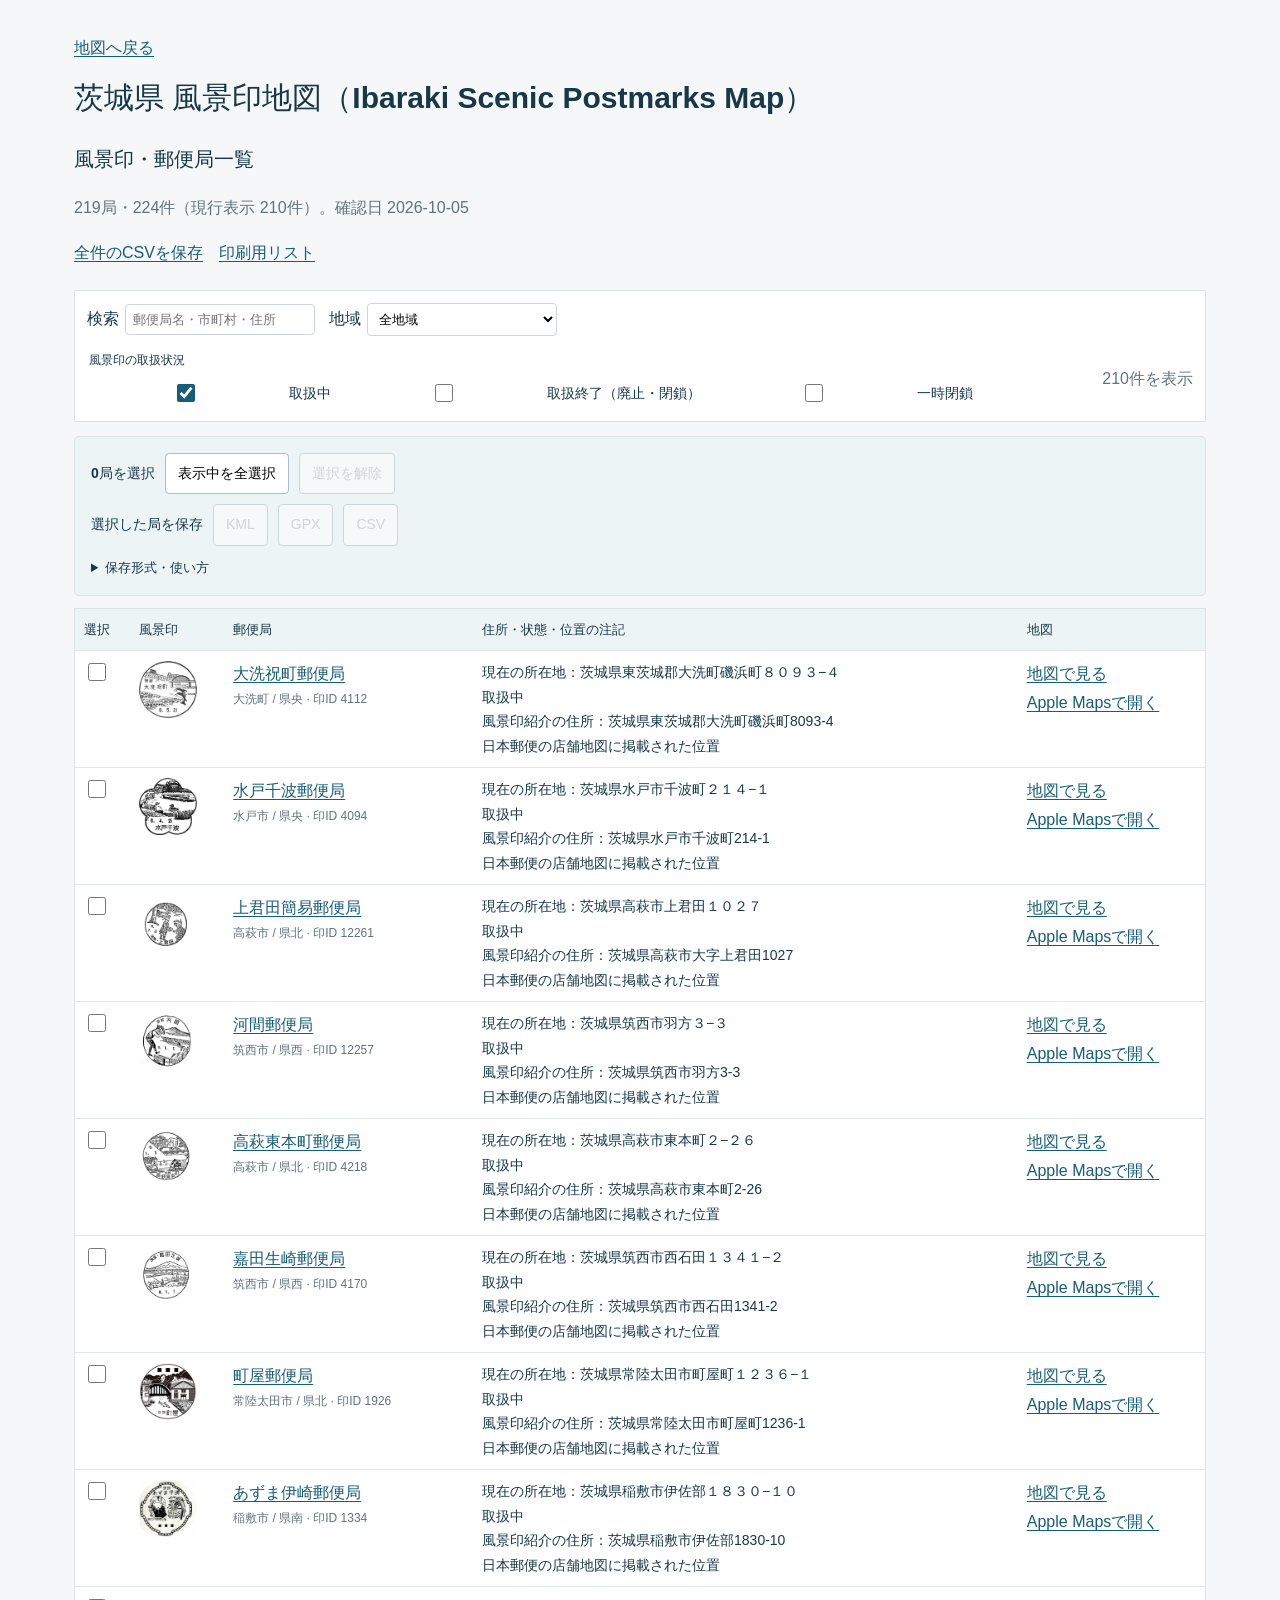
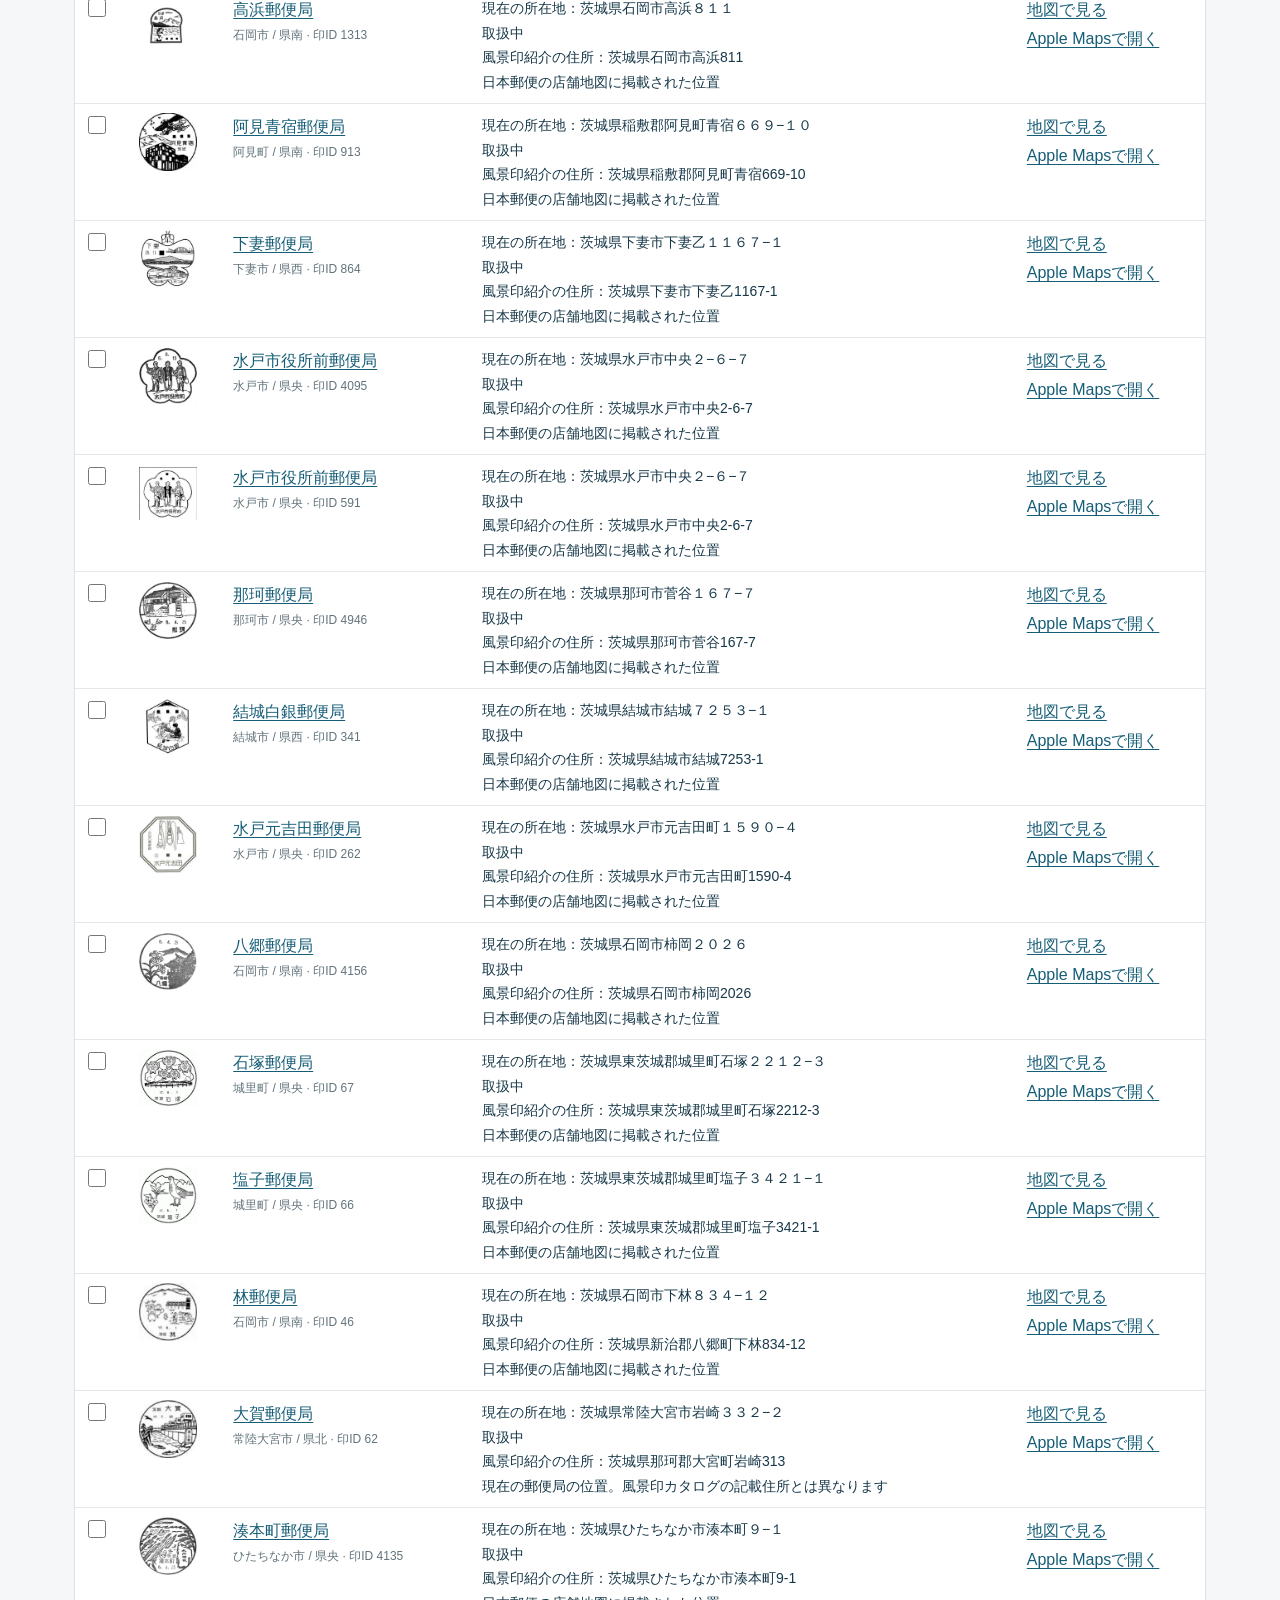
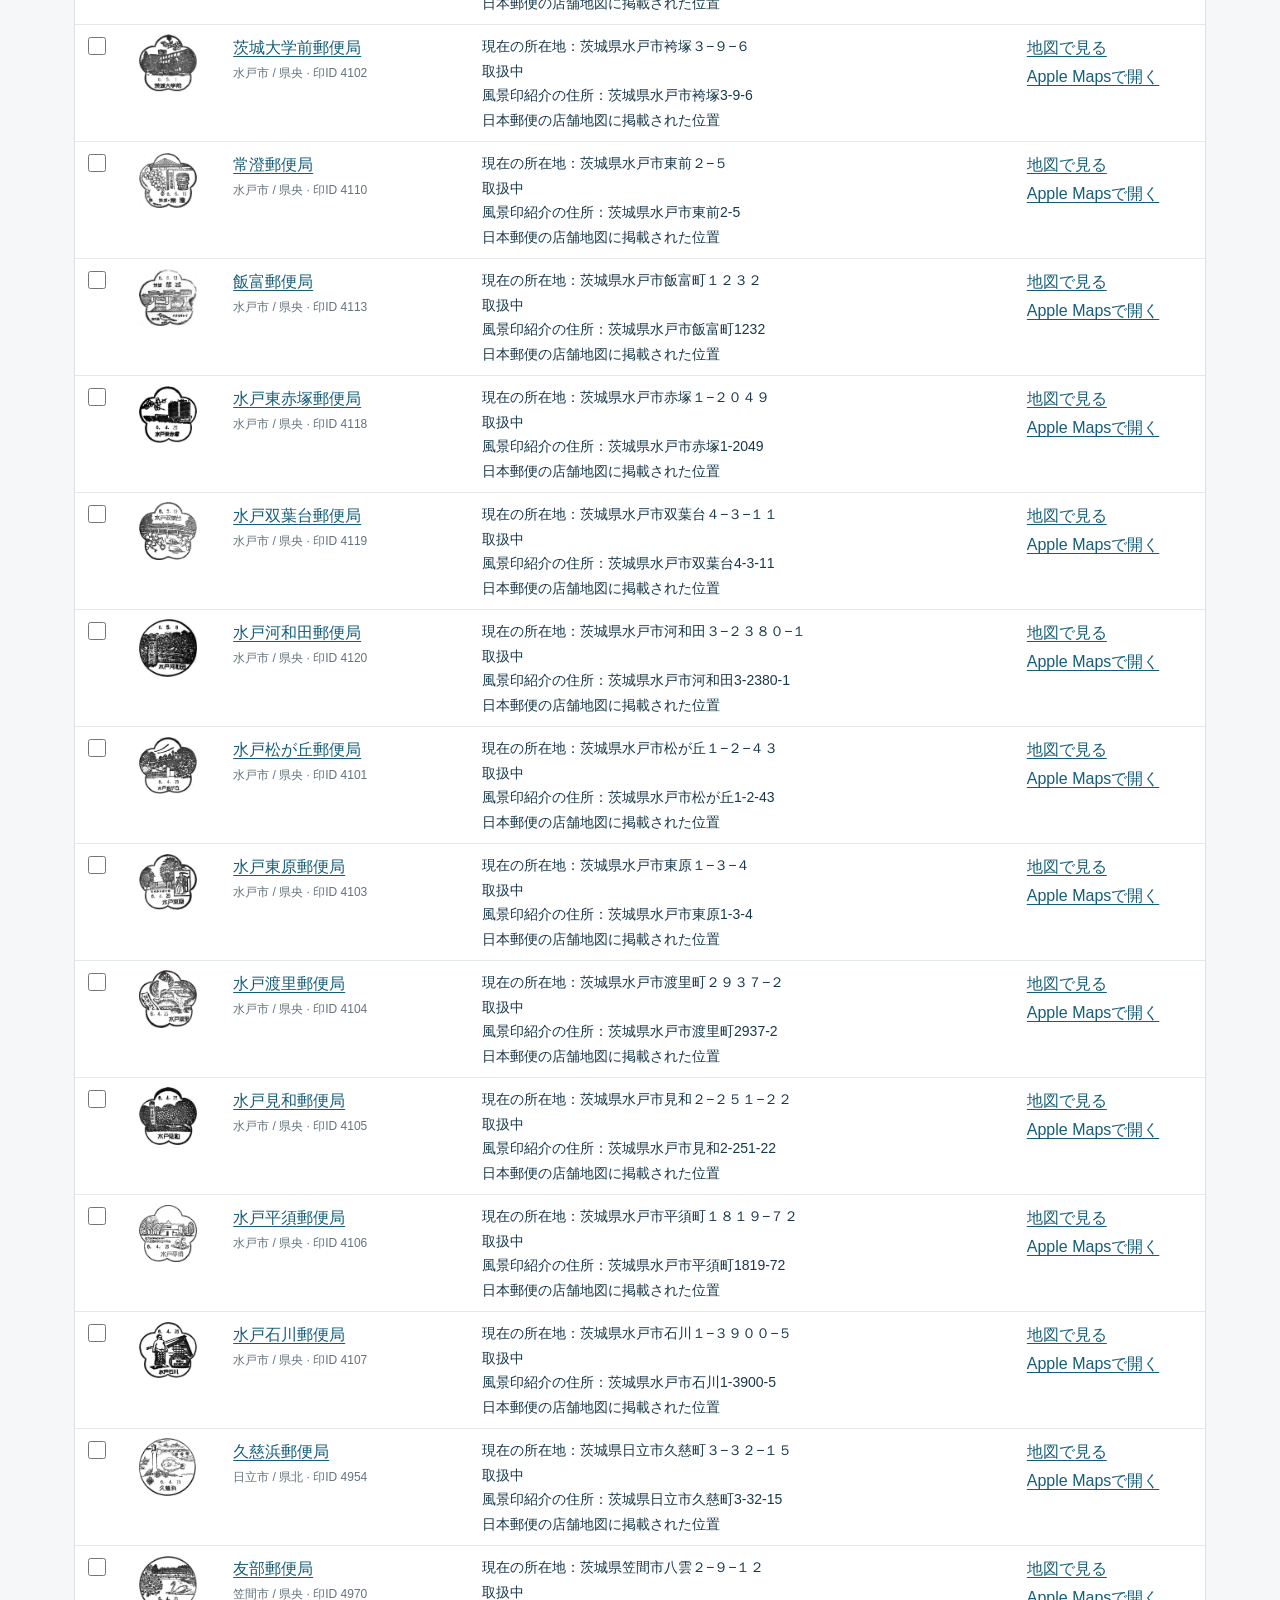
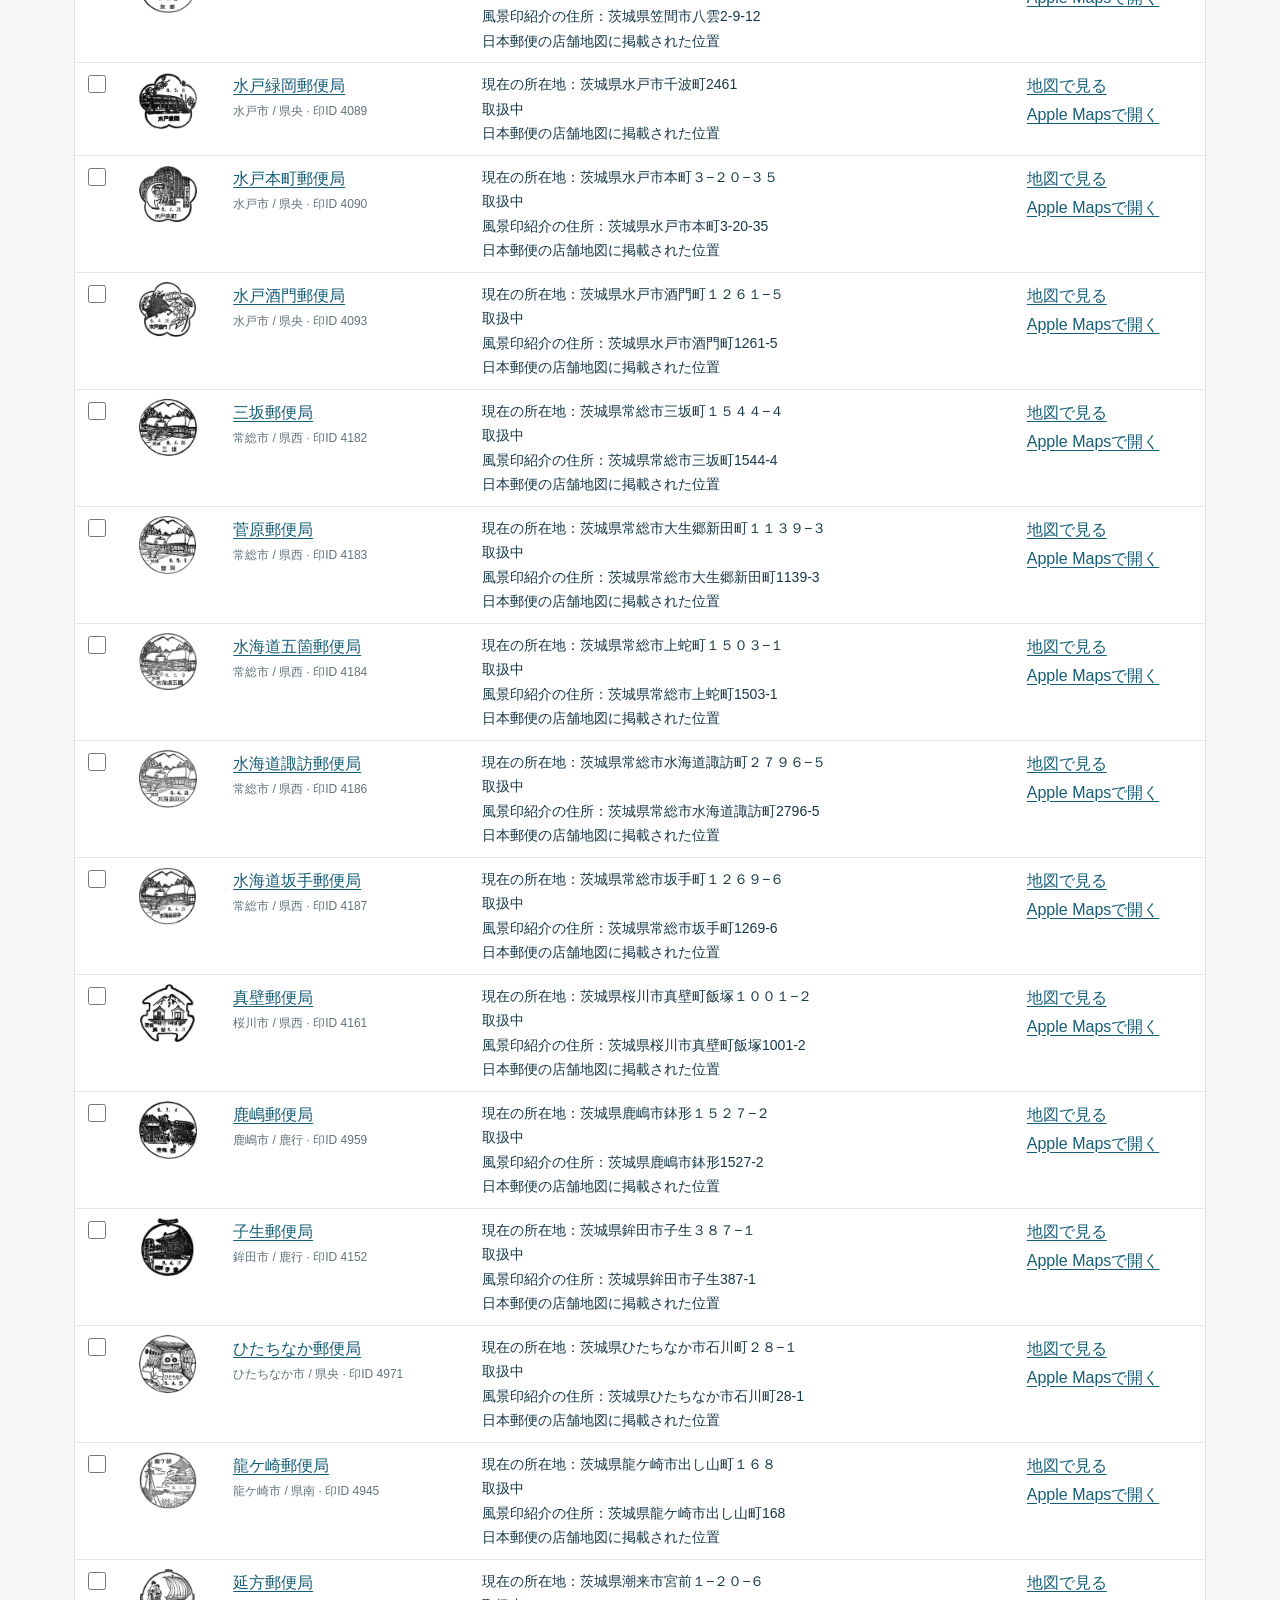
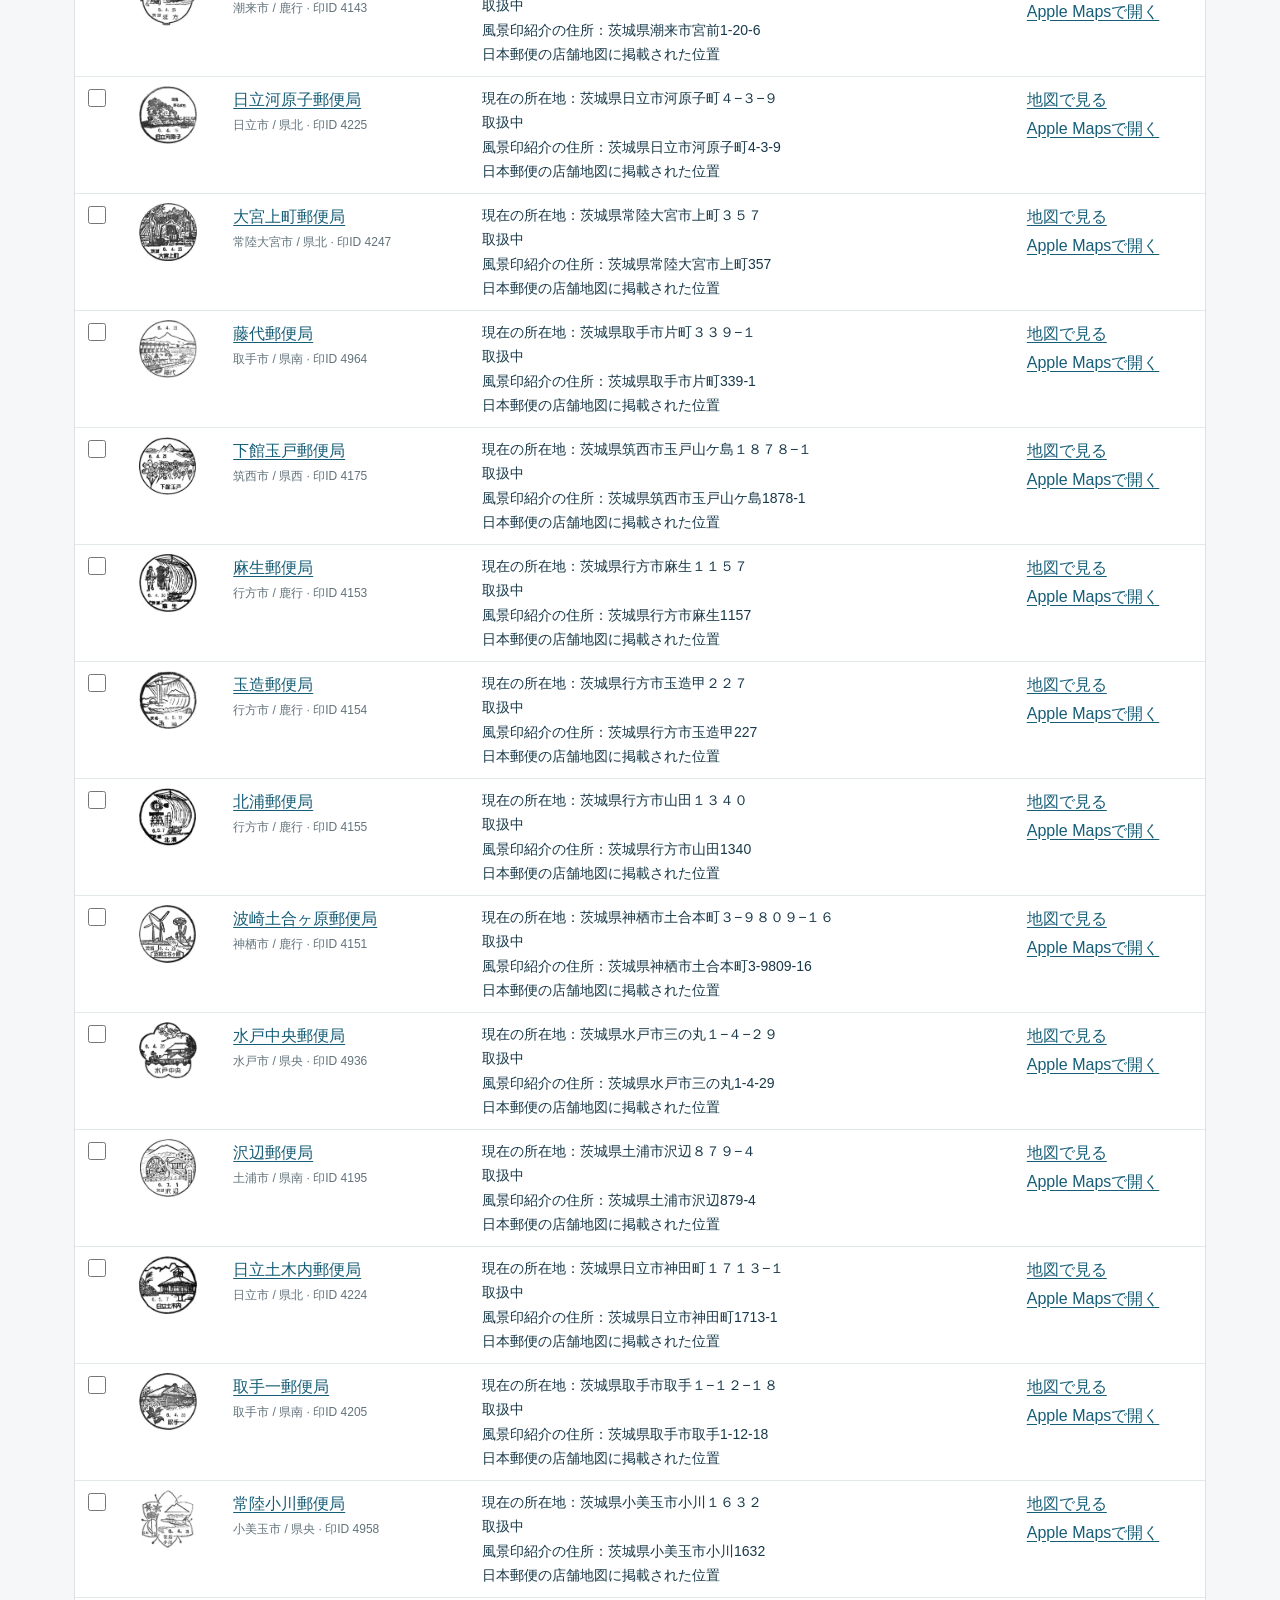
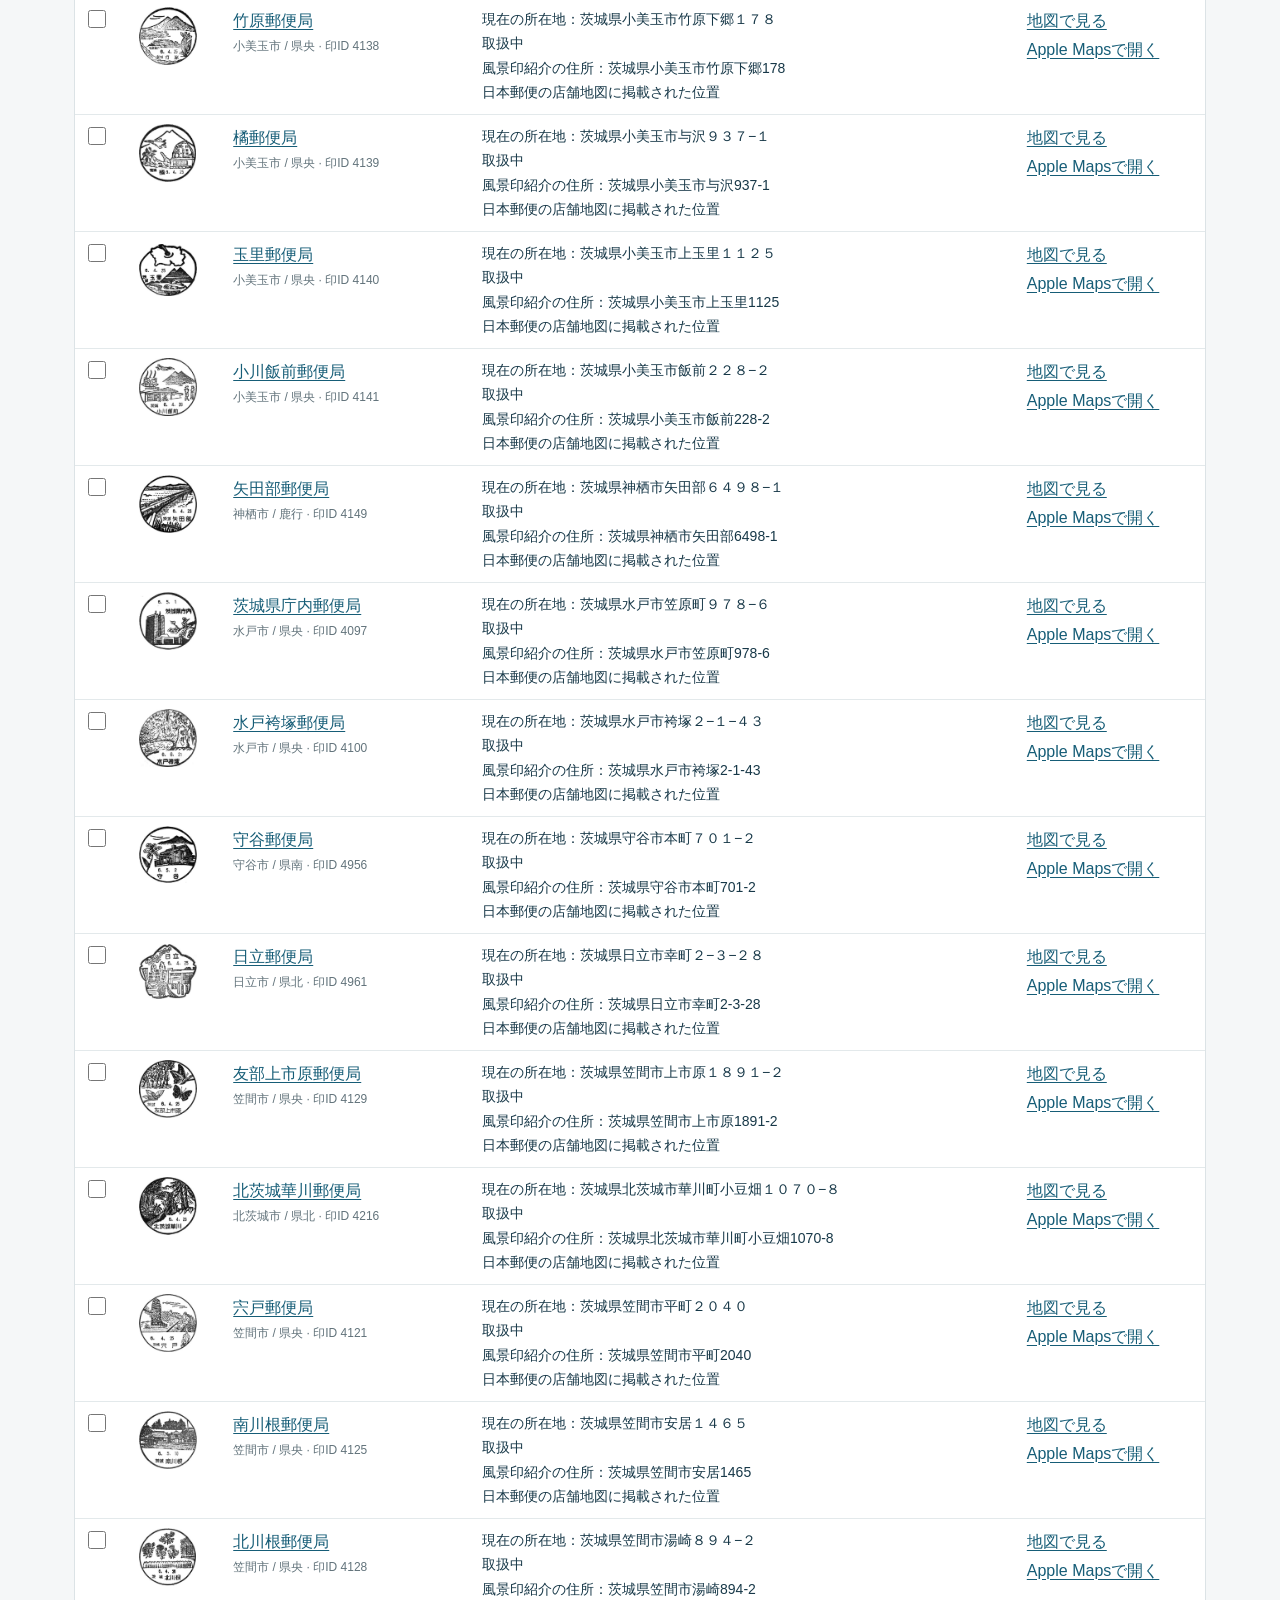
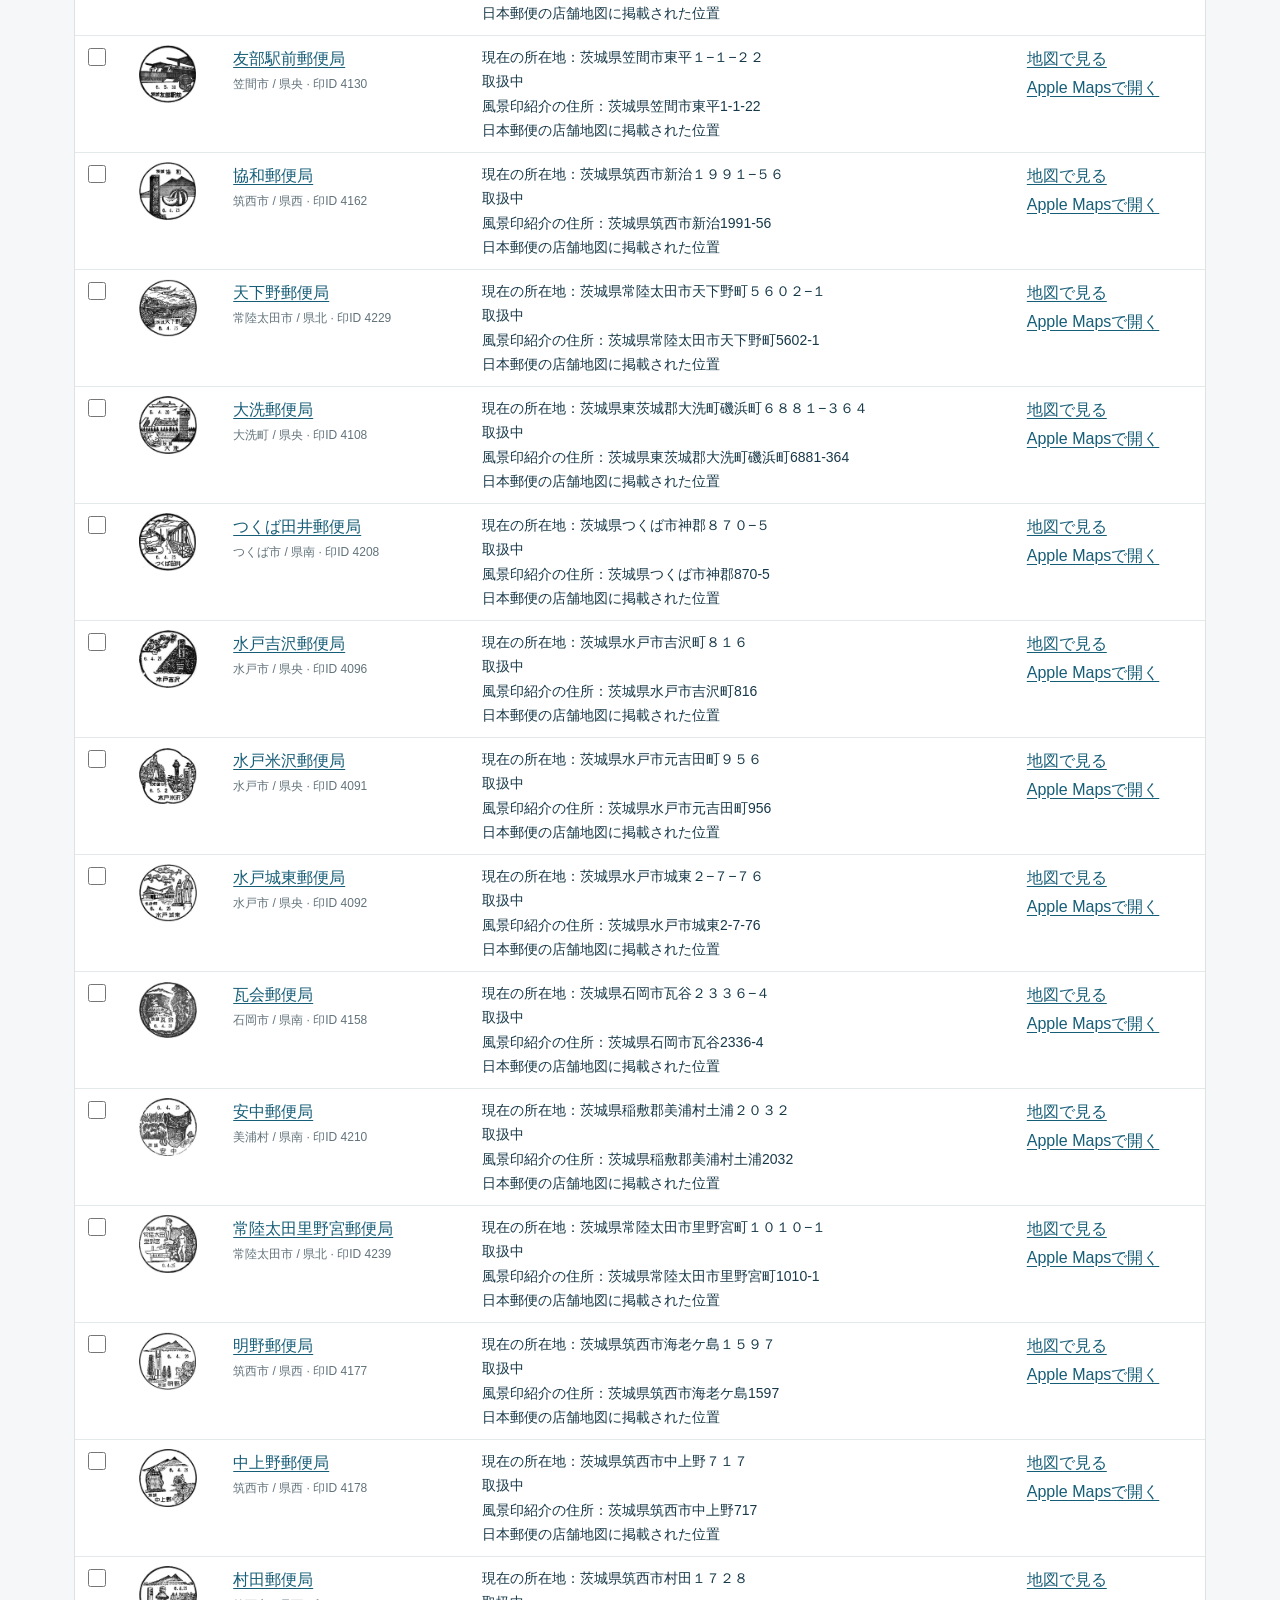
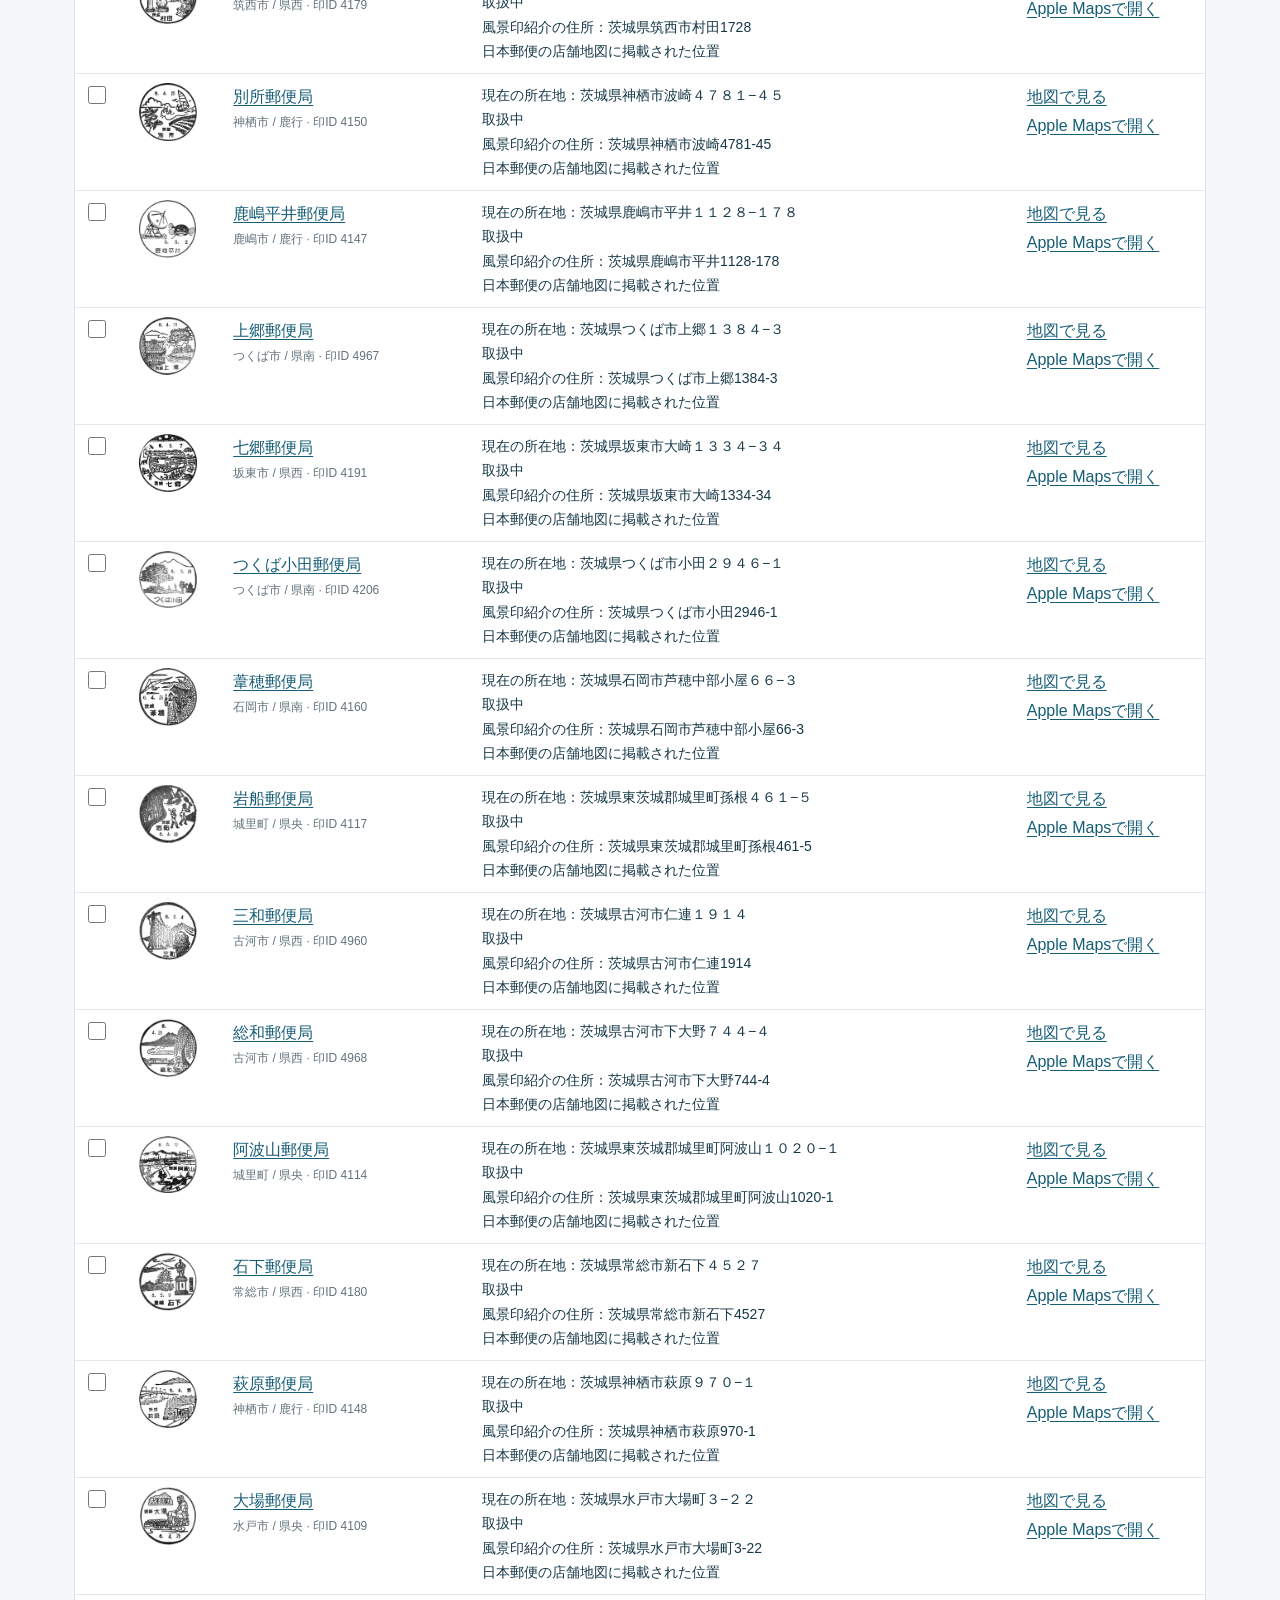
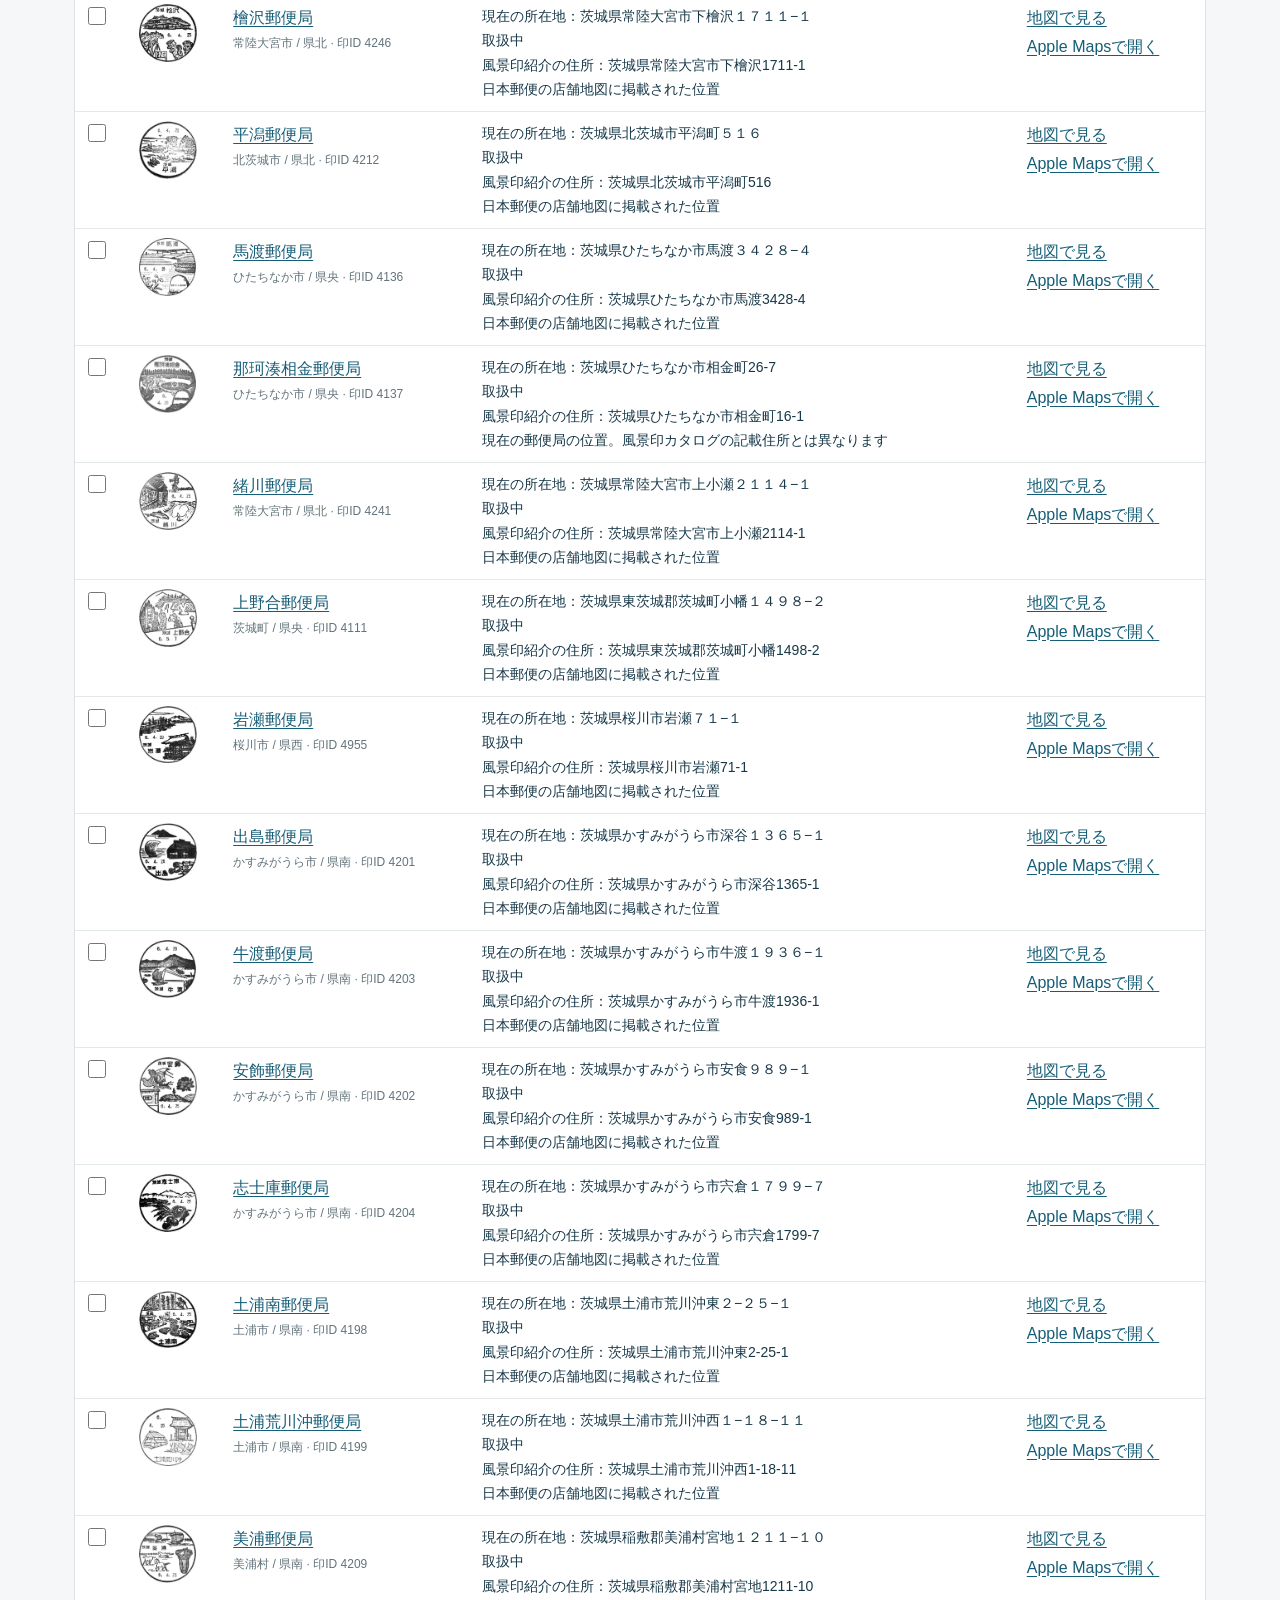
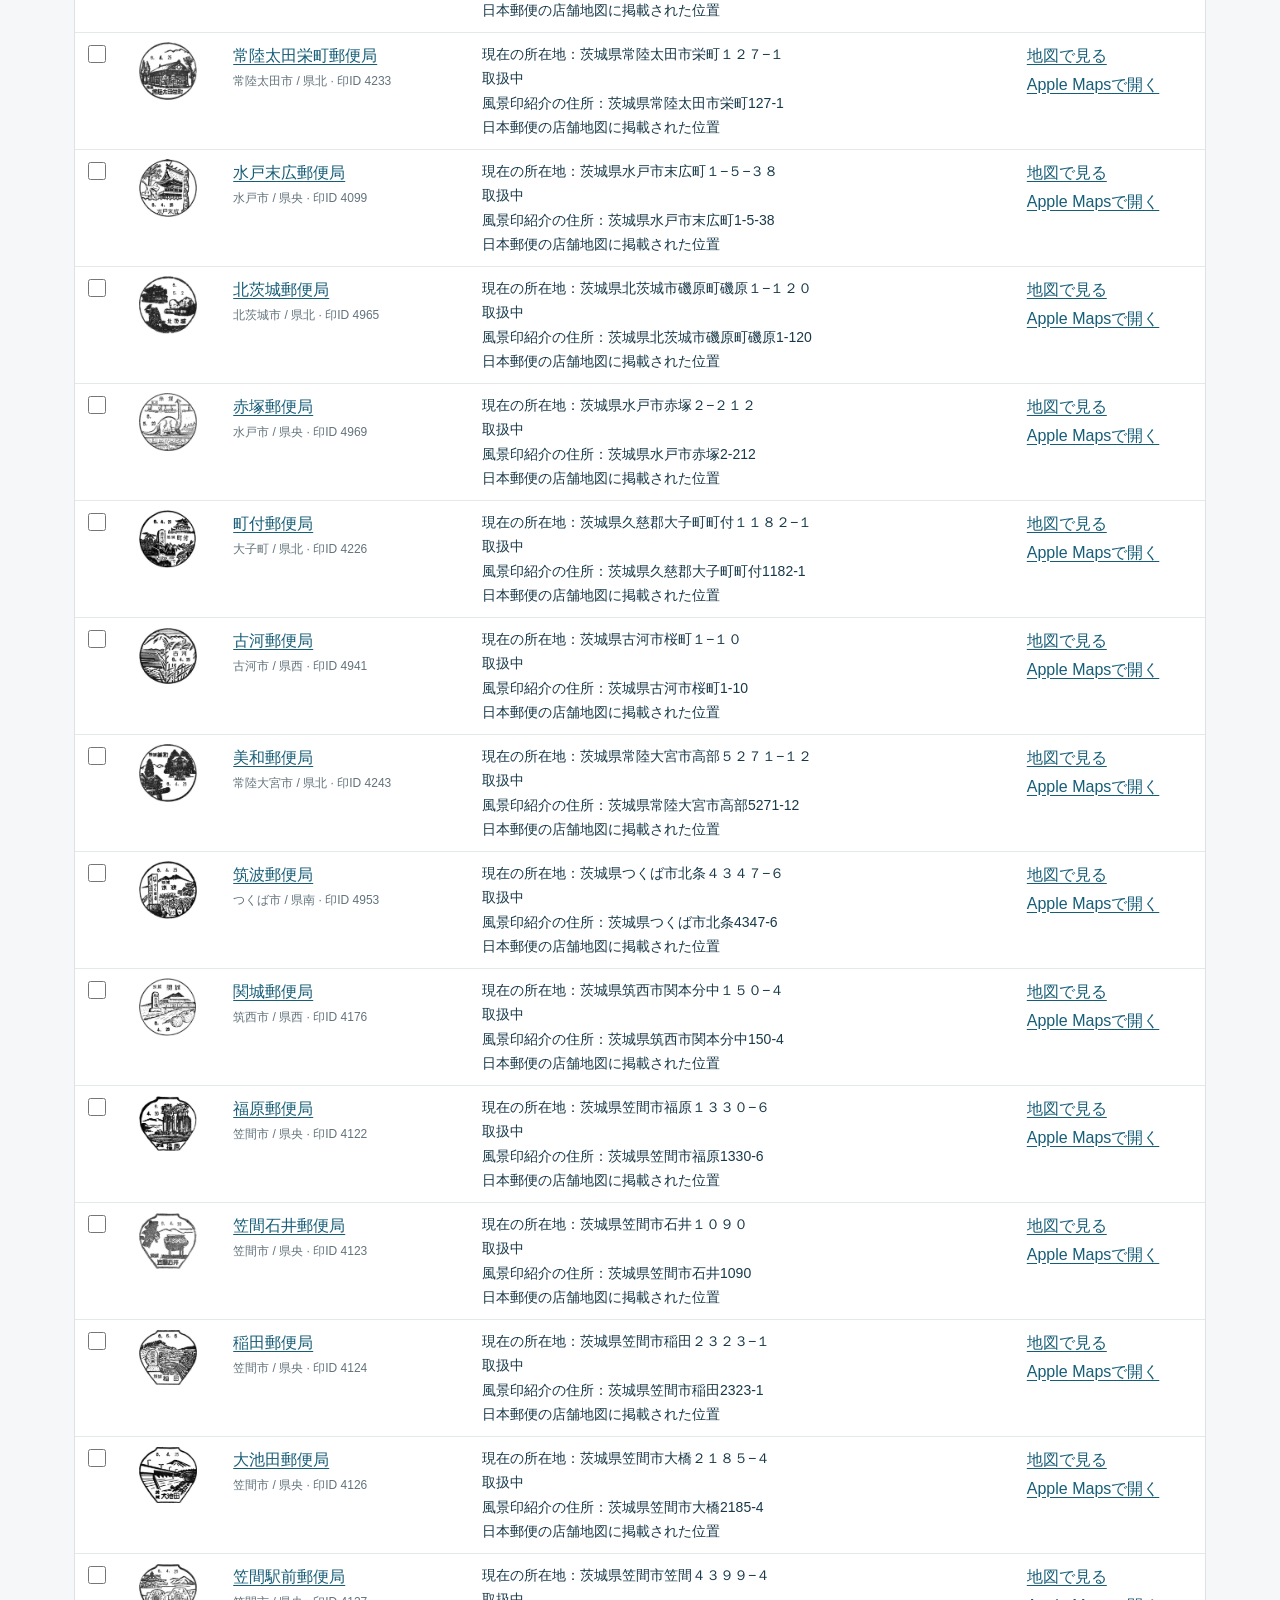
<file: post-offices/index.html>
<!doctype html>
<html lang="ja"><head>
<meta charset="utf-8"><meta name="viewport" content="width=device-width,initial-scale=1">
<title>茨城県 風景印地図（Ibaraki Scenic Postmarks Map）</title>
<meta name="description" content="茨城県の風景印・郵便局一覧。219局・224件（現行表示 210件）を郵便局名・地域・住所で検索できます。">
<link rel="canonical" href="https://kojikomatsuzaki.github.io/ibaraki-fukeiin-map/post-offices/">
<link rel="icon" href="../assets/favicon.svg">
<link rel="stylesheet" href="../directory.css?v=376cf1cc6e2072eb">
<script src="../config.js?v=376cf1cc6e2072eb" defer></script>
<script src="../catalog-view.js?v=376cf1cc6e2072eb" defer></script>
<script src="../export.js?v=376cf1cc6e2072eb" defer></script>
<script src="../print.js?v=376cf1cc6e2072eb" defer></script>
</head><body>
<header class="directory-header">
<a href="../">地図へ戻る</a>
<h1>茨城県 風景印地図（Ibaraki Scenic Postmarks Map）</h1><h2>風景印・郵便局一覧</h2>
<p>219局・224件（現行表示 210件）。確認日 2026-10-05</p>
<nav><a href="../exports/stamps.csv" download>全件のCSVを保存</a><a id="list-print" href="../print/">印刷用リスト</a></nav>
</header>
<main class="directory-main">
<div class="directory-tools">
<label>検索 <input id="list-search" type="search" placeholder="郵便局名・市町村・住所"></label>
<label>地域 <select id="list-region"><option value="all">全地域</option><option value="県北">県北</option><option value="県央">県央</option><option value="鹿行">鹿行</option><option value="県南">県南</option><option value="県西">県西</option></select></label>
<fieldset class="status-filters"><legend>風景印の取扱状況</legend><label><input type="checkbox" data-status-filter value="active" checked> 取扱中</label><label><input type="checkbox" data-status-filter value="ended"> 取扱終了（廃止・閉鎖）</label><label><input type="checkbox" data-status-filter value="temporary"> 一時閉鎖</label></fieldset>
<span id="list-count" role="status"></span>
</div>
<section class="export-tools" aria-label="選択した郵便局を書き出す"><div class="selection-actions"><strong id="selected-count" role="status" aria-live="polite">0局を選択</strong><button id="select-visible" type="button" disabled>表示中を全選択</button><button id="clear-selection" type="button" disabled>選択を解除</button></div><div class="export-buttons"><span>選択した局を保存</span><button data-export-format="kml" disabled>KML</button><button data-export-format="gpx" disabled>GPX</button><button data-export-format="csv" disabled>CSV</button></div><details><summary>保存形式・使い方</summary><p>KML：Google マイマップ・GIS向け。GPX：地点の取り込みに対応するGPS機器向け（機種によって異なります）。CSV：表計算向け。巡回ルートは含みません。</p><p>郵便局名・住所・緯度経度（WGS84）・取扱状況・公式紹介URL・データ確認日・位置注記を保存します。旧所在地や概算位置は注記で区別します。取り込み先によって、一部の情報が表示されない場合があります。</p><p>選択は検索・絞り込みを変えても保持します。ページを移動・再読み込みすると解除されます。Apple Mapsは各局のリンクから開けます。</p></details></section>
<noscript><p>JavaScriptが無効のため、廃止・閉鎖・一時閉鎖も含む全件を表示しています。</p></noscript>
<div class="table-wrap"><table><thead><tr><th scope="col">選択</th><th scope="col">風景印</th><th scope="col">郵便局</th><th scope="col">住所・状態・位置の注記</th><th scope="col">地図</th></tr></thead><tbody id="list-body"><tr class="historical" data-id="12523" data-status="ended" data-region="県北" data-historical="true" data-search="若栗郵便局 高萩市 茨城県高萩市若栗137-4 "><td><input type="checkbox" data-select-office="office-0001" aria-label="若栗郵便局を選択"></td><td><a href="https://www.post.japanpost.jp/enjoy/culture/stamp/fuke/detail.php?id=12523" target="_blank" rel="noopener noreferrer"><img src="../assets/stamps/12523.png" alt="若栗郵便局の風景印" loading="lazy" width="58" height="58"></a></td><td><a href="https://www.post.japanpost.jp/enjoy/culture/stamp/fuke/detail.php?id=12523" target="_blank" rel="noopener noreferrer">若栗郵便局</a><small>高萩市 / 県北 · 印ID 12523</small></td><td class="address-notes">旧所在地：茨城県高萩市若栗137-4<br>2026-10-02 風景印廃止<br>国土地理院の施設名検索で確認した旧局所在地</td><td><a class="map-link" href="../?q=%E8%8B%A5%E6%A0%97%E9%83%B5%E4%BE%BF%E5%B1%80&amp;history=true">地図で見る</a><br><a href="https://maps.apple.com/?ll=36.77273142%2C140.63148528&amp;q=%E8%8B%A5%E6%A0%97%E9%83%B5%E4%BE%BF%E5%B1%80" target="_blank" rel="noopener noreferrer">Apple Mapsで開く</a></td></tr>
<tr class="" data-id="4112" data-status="active" data-region="県央" data-historical="false" data-search="大洗祝町郵便局 大洗町 茨城県東茨城郡大洗町磯浜町8093-4 茨城県東茨城郡大洗町磯浜町８０９３−４"><td><input type="checkbox" data-select-office="office-0002" aria-label="大洗祝町郵便局を選択"></td><td><a href="https://www.post.japanpost.jp/enjoy/culture/stamp/fuke/detail.php?id=4112" target="_blank" rel="noopener noreferrer"><img src="../assets/stamps/4112.jpg" alt="大洗祝町郵便局の風景印" loading="lazy" width="58" height="58"></a></td><td><a href="https://www.post.japanpost.jp/enjoy/culture/stamp/fuke/detail.php?id=4112" target="_blank" rel="noopener noreferrer">大洗祝町郵便局</a><small>大洗町 / 県央 · 印ID 4112</small></td><td class="address-notes">現在の所在地：茨城県東茨城郡大洗町磯浜町８０９３−４<br>取扱中<br>風景印紹介の住所：茨城県東茨城郡大洗町磯浜町8093-4<br>日本郵便の店舗地図に掲載された位置</td><td><a class="map-link" href="../?q=%E5%A4%A7%E6%B4%97%E7%A5%9D%E7%94%BA%E9%83%B5%E4%BE%BF%E5%B1%80">地図で見る</a><br><a href="https://maps.apple.com/?ll=36.3306411%2C140.5891&amp;q=%E5%A4%A7%E6%B4%97%E7%A5%9D%E7%94%BA%E9%83%B5%E4%BE%BF%E5%B1%80" target="_blank" rel="noopener noreferrer">Apple Mapsで開く</a></td></tr>
<tr class="historical" data-id="12453" data-status="ended" data-region="県西" data-historical="true" data-search="水海道豊岡郵便局 常総市 茨城県常総市豊岡町丙1517-2 "><td><input type="checkbox" data-select-office="office-0003" aria-label="水海道豊岡郵便局を選択"></td><td><a href="https://www.post.japanpost.jp/enjoy/culture/stamp/fuke/detail.php?id=12453" target="_blank" rel="noopener noreferrer"><img src="../assets/stamps/12453.png" alt="水海道豊岡郵便局の風景印" loading="lazy" width="58" height="58"></a></td><td><a href="https://www.post.japanpost.jp/enjoy/culture/stamp/fuke/detail.php?id=12453" target="_blank" rel="noopener noreferrer">水海道豊岡郵便局</a><small>常総市 / 県西 · 印ID 12453</small></td><td class="address-notes">旧所在地：茨城県常総市豊岡町丙1517-2<br>2026-02-20 風景印廃止<br>国土地理院の施設名検索で確認した旧局所在地</td><td><a class="map-link" href="../?q=%E6%B0%B4%E6%B5%B7%E9%81%93%E8%B1%8A%E5%B2%A1%E9%83%B5%E4%BE%BF%E5%B1%80&amp;history=true">地図で見る</a><br><a href="https://maps.apple.com/?ll=36.03391728%2C139.96995303&amp;q=%E6%B0%B4%E6%B5%B7%E9%81%93%E8%B1%8A%E5%B2%A1%E9%83%B5%E4%BE%BF%E5%B1%80" target="_blank" rel="noopener noreferrer">Apple Mapsで開く</a></td></tr>
<tr class="" data-id="4094" data-status="active" data-region="県央" data-historical="false" data-search="水戸千波郵便局 水戸市 茨城県水戸市千波町214-1 茨城県水戸市千波町２１４−１"><td><input type="checkbox" data-select-office="office-0004" aria-label="水戸千波郵便局を選択"></td><td><a href="https://www.post.japanpost.jp/enjoy/culture/stamp/fuke/detail.php?id=4094" target="_blank" rel="noopener noreferrer"><img src="../assets/stamps/4094.jpg" alt="水戸千波郵便局の風景印" loading="lazy" width="58" height="58"></a></td><td><a href="https://www.post.japanpost.jp/enjoy/culture/stamp/fuke/detail.php?id=4094" target="_blank" rel="noopener noreferrer">水戸千波郵便局</a><small>水戸市 / 県央 · 印ID 4094</small></td><td class="address-notes">現在の所在地：茨城県水戸市千波町２１４−１<br>取扱中<br>風景印紹介の住所：茨城県水戸市千波町214-1<br>日本郵便の店舗地図に掲載された位置</td><td><a class="map-link" href="../?q=%E6%B0%B4%E6%88%B8%E5%8D%83%E6%B3%A2%E9%83%B5%E4%BE%BF%E5%B1%80">地図で見る</a><br><a href="https://maps.apple.com/?ll=36.3618294%2C140.4605119&amp;q=%E6%B0%B4%E6%88%B8%E5%8D%83%E6%B3%A2%E9%83%B5%E4%BE%BF%E5%B1%80" target="_blank" rel="noopener noreferrer">Apple Mapsで開く</a></td></tr>
<tr class="" data-id="12261" data-status="active" data-region="県北" data-historical="false" data-search="上君田簡易郵便局 高萩市 茨城県高萩市大字上君田1027 茨城県高萩市上君田１０２７"><td><input type="checkbox" data-select-office="office-0005" aria-label="上君田簡易郵便局を選択"></td><td><a href="https://www.post.japanpost.jp/enjoy/culture/stamp/fuke/detail.php?id=12261" target="_blank" rel="noopener noreferrer"><img src="../assets/stamps/12261.png" alt="上君田簡易郵便局の風景印" loading="lazy" width="58" height="58"></a></td><td><a href="https://www.post.japanpost.jp/enjoy/culture/stamp/fuke/detail.php?id=12261" target="_blank" rel="noopener noreferrer">上君田簡易郵便局</a><small>高萩市 / 県北 · 印ID 12261</small></td><td class="address-notes">現在の所在地：茨城県高萩市上君田１０２７<br>取扱中<br>風景印紹介の住所：茨城県高萩市大字上君田1027<br>日本郵便の店舗地図に掲載された位置</td><td><a class="map-link" href="../?q=%E4%B8%8A%E5%90%9B%E7%94%B0%E7%B0%A1%E6%98%93%E9%83%B5%E4%BE%BF%E5%B1%80">地図で見る</a><br><a href="https://maps.apple.com/?ll=36.8028786%2C140.5773747&amp;q=%E4%B8%8A%E5%90%9B%E7%94%B0%E7%B0%A1%E6%98%93%E9%83%B5%E4%BE%BF%E5%B1%80" target="_blank" rel="noopener noreferrer">Apple Mapsで開く</a></td></tr>
<tr class="" data-id="12257" data-status="active" data-region="県西" data-historical="false" data-search="河間郵便局 筑西市 茨城県筑西市羽方3-3 茨城県筑西市羽方３−３"><td><input type="checkbox" data-select-office="office-0006" aria-label="河間郵便局を選択"></td><td><a href="https://www.post.japanpost.jp/enjoy/culture/stamp/fuke/detail.php?id=12257" target="_blank" rel="noopener noreferrer"><img src="../assets/stamps/12257.png" alt="河間郵便局の風景印" loading="lazy" width="58" height="58"></a></td><td><a href="https://www.post.japanpost.jp/enjoy/culture/stamp/fuke/detail.php?id=12257" target="_blank" rel="noopener noreferrer">河間郵便局</a><small>筑西市 / 県西 · 印ID 12257</small></td><td class="address-notes">現在の所在地：茨城県筑西市羽方３−３<br>取扱中<br>風景印紹介の住所：茨城県筑西市羽方3-3<br>日本郵便の店舗地図に掲載された位置</td><td><a class="map-link" href="../?q=%E6%B2%B3%E9%96%93%E9%83%B5%E4%BE%BF%E5%B1%80">地図で見る</a><br><a href="https://maps.apple.com/?ll=36.3512489%2C139.9958714&amp;q=%E6%B2%B3%E9%96%93%E9%83%B5%E4%BE%BF%E5%B1%80" target="_blank" rel="noopener noreferrer">Apple Mapsで開く</a></td></tr>
<tr class="" data-id="4218" data-status="active" data-region="県北" data-historical="false" data-search="高萩東本町郵便局 高萩市 茨城県高萩市東本町2-26 茨城県高萩市東本町２−２６"><td><input type="checkbox" data-select-office="office-0007" aria-label="高萩東本町郵便局を選択"></td><td><a href="https://www.post.japanpost.jp/enjoy/culture/stamp/fuke/detail.php?id=4218" target="_blank" rel="noopener noreferrer"><img src="../assets/stamps/4218.png" alt="高萩東本町郵便局の風景印" loading="lazy" width="58" height="58"></a></td><td><a href="https://www.post.japanpost.jp/enjoy/culture/stamp/fuke/detail.php?id=4218" target="_blank" rel="noopener noreferrer">高萩東本町郵便局</a><small>高萩市 / 県北 · 印ID 4218</small></td><td class="address-notes">現在の所在地：茨城県高萩市東本町２−２６<br>取扱中<br>風景印紹介の住所：茨城県高萩市東本町2-26<br>日本郵便の店舗地図に掲載された位置</td><td><a class="map-link" href="../?q=%E9%AB%98%E8%90%A9%E6%9D%B1%E6%9C%AC%E7%94%BA%E9%83%B5%E4%BE%BF%E5%B1%80">地図で見る</a><br><a href="https://maps.apple.com/?ll=36.7140131%2C140.718505&amp;q=%E9%AB%98%E8%90%A9%E6%9D%B1%E6%9C%AC%E7%94%BA%E9%83%B5%E4%BE%BF%E5%B1%80" target="_blank" rel="noopener noreferrer">Apple Mapsで開く</a></td></tr>
<tr class="" data-id="4170" data-status="active" data-region="県西" data-historical="false" data-search="嘉田生崎郵便局 筑西市 茨城県筑西市西石田1341-2 茨城県筑西市西石田１３４１−２"><td><input type="checkbox" data-select-office="office-0008" aria-label="嘉田生崎郵便局を選択"></td><td><a href="https://www.post.japanpost.jp/enjoy/culture/stamp/fuke/detail.php?id=4170" target="_blank" rel="noopener noreferrer"><img src="../assets/stamps/4170.png" alt="嘉田生崎郵便局の風景印" loading="lazy" width="58" height="58"></a></td><td><a href="https://www.post.japanpost.jp/enjoy/culture/stamp/fuke/detail.php?id=4170" target="_blank" rel="noopener noreferrer">嘉田生崎郵便局</a><small>筑西市 / 県西 · 印ID 4170</small></td><td class="address-notes">現在の所在地：茨城県筑西市西石田１３４１−２<br>取扱中<br>風景印紹介の住所：茨城県筑西市西石田1341-2<br>日本郵便の店舗地図に掲載された位置</td><td><a class="map-link" href="../?q=%E5%98%89%E7%94%B0%E7%94%9F%E5%B4%8E%E9%83%B5%E4%BE%BF%E5%B1%80">地図で見る</a><br><a href="https://maps.apple.com/?ll=36.2752114%2C139.9858489&amp;q=%E5%98%89%E7%94%B0%E7%94%9F%E5%B4%8E%E9%83%B5%E4%BE%BF%E5%B1%80" target="_blank" rel="noopener noreferrer">Apple Mapsで開く</a></td></tr>
<tr class="historical" data-id="1950" data-status="ended" data-region="県央" data-historical="true" data-search="下吉影郵便局 小美玉市 茨城県小美玉市下吉影1455 茨城県小美玉市下吉影１４５５"><td><input type="checkbox" data-select-office="office-0009" aria-label="下吉影郵便局を選択"></td><td><a href="https://www.post.japanpost.jp/enjoy/culture/stamp/fuke/detail.php?id=1950" target="_blank" rel="noopener noreferrer"><img src="../assets/stamps/1950.png" alt="下吉影郵便局の風景印" loading="lazy" width="58" height="58"></a></td><td><a href="https://www.post.japanpost.jp/enjoy/culture/stamp/fuke/detail.php?id=1950" target="_blank" rel="noopener noreferrer">下吉影郵便局</a><small>小美玉市 / 県央 · 印ID 1950</small></td><td class="address-notes">現在の所在地：茨城県小美玉市下吉影１４５５<br>2024-08-30 風景印廃止<br>風景印紹介の住所：茨城県小美玉市下吉影1455<br>日本郵便の店舗地図に掲載された位置</td><td><a class="map-link" href="../?q=%E4%B8%8B%E5%90%89%E5%BD%B1%E9%83%B5%E4%BE%BF%E5%B1%80&amp;history=true">地図で見る</a><br><a href="https://maps.apple.com/?ll=36.2014372%2C140.4386814&amp;q=%E4%B8%8B%E5%90%89%E5%BD%B1%E9%83%B5%E4%BE%BF%E5%B1%80" target="_blank" rel="noopener noreferrer">Apple Mapsで開く</a></td></tr>
<tr class="" data-id="1926" data-status="active" data-region="県北" data-historical="false" data-search="町屋郵便局 常陸太田市 茨城県常陸太田市町屋町1236-1 茨城県常陸太田市町屋町１２３６−１"><td><input type="checkbox" data-select-office="office-0010" aria-label="町屋郵便局を選択"></td><td><a href="https://www.post.japanpost.jp/enjoy/culture/stamp/fuke/detail.php?id=1926" target="_blank" rel="noopener noreferrer"><img src="../assets/stamps/1926.png" alt="町屋郵便局の風景印" loading="lazy" width="58" height="58"></a></td><td><a href="https://www.post.japanpost.jp/enjoy/culture/stamp/fuke/detail.php?id=1926" target="_blank" rel="noopener noreferrer">町屋郵便局</a><small>常陸太田市 / 県北 · 印ID 1926</small></td><td class="address-notes">現在の所在地：茨城県常陸太田市町屋町１２３６−１<br>取扱中<br>風景印紹介の住所：茨城県常陸太田市町屋町1236-1<br>日本郵便の店舗地図に掲載された位置</td><td><a class="map-link" href="../?q=%E7%94%BA%E5%B1%8B%E9%83%B5%E4%BE%BF%E5%B1%80">地図で見る</a><br><a href="https://maps.apple.com/?ll=36.605725%2C140.53938&amp;q=%E7%94%BA%E5%B1%8B%E9%83%B5%E4%BE%BF%E5%B1%80" target="_blank" rel="noopener noreferrer">Apple Mapsで開く</a></td></tr>
<tr class="historical" data-id="1925" data-status="ended" data-region="県北" data-historical="true" data-search="町屋郵便局 常陸太田市 茨城県常陸太田市町屋町1236-1 茨城県常陸太田市町屋町１２３６−１"><td><input type="checkbox" data-select-office="office-0010" aria-label="町屋郵便局を選択"></td><td><a href="https://www.post.japanpost.jp/enjoy/culture/stamp/fuke/detail.php?id=1925" target="_blank" rel="noopener noreferrer"><img src="../assets/stamps/1925.png" alt="町屋郵便局の風景印" loading="lazy" width="58" height="58"></a></td><td><a href="https://www.post.japanpost.jp/enjoy/culture/stamp/fuke/detail.php?id=1925" target="_blank" rel="noopener noreferrer">町屋郵便局</a><small>常陸太田市 / 県北 · 印ID 1925</small></td><td class="address-notes">現在の所在地：茨城県常陸太田市町屋町１２３６−１<br>2024-06-28 風景印廃止<br>風景印紹介の住所：茨城県常陸太田市町屋町1236-1<br>日本郵便の店舗地図に掲載された位置</td><td><a class="map-link" href="../?q=%E7%94%BA%E5%B1%8B%E9%83%B5%E4%BE%BF%E5%B1%80&amp;history=true">地図で見る</a><br><a href="https://maps.apple.com/?ll=36.605725%2C140.53938&amp;q=%E7%94%BA%E5%B1%8B%E9%83%B5%E4%BE%BF%E5%B1%80" target="_blank" rel="noopener noreferrer">Apple Mapsで開く</a></td></tr>
<tr class="" data-id="1334" data-status="active" data-region="県南" data-historical="false" data-search="あずま伊崎郵便局 稲敷市 茨城県稲敷市伊佐部1830-10 茨城県稲敷市伊佐部１８３０−１０"><td><input type="checkbox" data-select-office="office-0011" aria-label="あずま伊崎郵便局を選択"></td><td><a href="https://www.post.japanpost.jp/enjoy/culture/stamp/fuke/detail.php?id=1334" target="_blank" rel="noopener noreferrer"><img src="../assets/stamps/1334.png" alt="あずま伊崎郵便局の風景印" loading="lazy" width="58" height="58"></a></td><td><a href="https://www.post.japanpost.jp/enjoy/culture/stamp/fuke/detail.php?id=1334" target="_blank" rel="noopener noreferrer">あずま伊崎郵便局</a><small>稲敷市 / 県南 · 印ID 1334</small></td><td class="address-notes">現在の所在地：茨城県稲敷市伊佐部１８３０−１０<br>取扱中<br>風景印紹介の住所：茨城県稲敷市伊佐部1830-10<br>日本郵便の店舗地図に掲載された位置</td><td><a class="map-link" href="../?q=%E3%81%82%E3%81%9A%E3%81%BE%E4%BC%8A%E5%B4%8E%E9%83%B5%E4%BE%BF%E5%B1%80">地図で見る</a><br><a href="https://maps.apple.com/?ll=35.9386461%2C140.4104358&amp;q=%E3%81%82%E3%81%9A%E3%81%BE%E4%BC%8A%E5%B4%8E%E9%83%B5%E4%BE%BF%E5%B1%80" target="_blank" rel="noopener noreferrer">Apple Mapsで開く</a></td></tr>
<tr class="historical" data-id="1377" data-status="ended" data-region="県南" data-historical="true" data-search="大増郵便局 石岡市 茨城県石岡市大増1883-1 "><td><input type="checkbox" data-select-office="office-0012" aria-label="大増郵便局を選択"></td><td><a href="https://www.post.japanpost.jp/enjoy/culture/stamp/fuke/detail.php?id=1377" target="_blank" rel="noopener noreferrer"><img src="../assets/stamps/1377.jpg" alt="大増郵便局の風景印" loading="lazy" width="58" height="58"></a></td><td><a href="https://www.post.japanpost.jp/enjoy/culture/stamp/fuke/detail.php?id=1377" target="_blank" rel="noopener noreferrer">大増郵便局</a><small>石岡市 / 県南 · 印ID 1377</small></td><td class="address-notes">旧所在地：茨城県石岡市大増1883-1<br>2021-03-15 風景印廃止<br>概算位置<br>旧所在地を住所から補完した概算位置です</td><td><a class="map-link" href="../?q=%E5%A4%A7%E5%A2%97%E9%83%B5%E4%BE%BF%E5%B1%80&amp;history=true">地図で見る</a><br><a href="https://maps.apple.com/?ll=36.309231%2C140.175171&amp;q=%E5%A4%A7%E5%A2%97%E9%83%B5%E4%BE%BF%E5%B1%80" target="_blank" rel="noopener noreferrer">Apple Mapsで開く</a></td></tr>
<tr class="" data-id="1313" data-status="active" data-region="県南" data-historical="false" data-search="高浜郵便局 石岡市 茨城県石岡市高浜811 茨城県石岡市高浜８１１"><td><input type="checkbox" data-select-office="office-0013" aria-label="高浜郵便局を選択"></td><td><a href="https://www.post.japanpost.jp/enjoy/culture/stamp/fuke/detail.php?id=1313" target="_blank" rel="noopener noreferrer"><img src="../assets/stamps/1313.jpg" alt="高浜郵便局の風景印" loading="lazy" width="58" height="58"></a></td><td><a href="https://www.post.japanpost.jp/enjoy/culture/stamp/fuke/detail.php?id=1313" target="_blank" rel="noopener noreferrer">高浜郵便局</a><small>石岡市 / 県南 · 印ID 1313</small></td><td class="address-notes">現在の所在地：茨城県石岡市高浜８１１<br>取扱中<br>風景印紹介の住所：茨城県石岡市高浜811<br>日本郵便の店舗地図に掲載された位置</td><td><a class="map-link" href="../?q=%E9%AB%98%E6%B5%9C%E9%83%B5%E4%BE%BF%E5%B1%80">地図で見る</a><br><a href="https://maps.apple.com/?ll=36.1628081%2C140.3028311&amp;q=%E9%AB%98%E6%B5%9C%E9%83%B5%E4%BE%BF%E5%B1%80" target="_blank" rel="noopener noreferrer">Apple Mapsで開く</a></td></tr>
<tr class="historical" data-id="1166" data-status="ended" data-region="県央" data-historical="true" data-search="友部旭町郵便局 笠間市 茨城県笠間市旭町91-2 茨城県笠間市旭町９１−２"><td><input type="checkbox" data-select-office="office-0014" aria-label="友部旭町郵便局を選択"></td><td><a href="https://www.post.japanpost.jp/enjoy/culture/stamp/fuke/detail.php?id=1166" target="_blank" rel="noopener noreferrer"><img src="../assets/stamps/1166.jpg" alt="友部旭町郵便局の風景印" loading="lazy" width="58" height="58"></a></td><td><a href="https://www.post.japanpost.jp/enjoy/culture/stamp/fuke/detail.php?id=1166" target="_blank" rel="noopener noreferrer">友部旭町郵便局</a><small>笠間市 / 県央 · 印ID 1166</small></td><td class="address-notes">現在の所在地：茨城県笠間市旭町９１−２<br>2020-02-28 風景印廃止<br>風景印紹介の住所：茨城県笠間市旭町91-2<br>日本郵便の店舗地図に掲載された位置</td><td><a class="map-link" href="../?q=%E5%8F%8B%E9%83%A8%E6%97%AD%E7%94%BA%E9%83%B5%E4%BE%BF%E5%B1%80&amp;history=true">地図で見る</a><br><a href="https://maps.apple.com/?ll=36.3237258%2C140.3185989&amp;q=%E5%8F%8B%E9%83%A8%E6%97%AD%E7%94%BA%E9%83%B5%E4%BE%BF%E5%B1%80" target="_blank" rel="noopener noreferrer">Apple Mapsで開く</a></td></tr>
<tr class="historical" data-id="1165" data-status="ended" data-region="県央" data-historical="true" data-search="岩間郵便局 笠間市 茨城県笠間市下郷4438 茨城県笠間市下郷４４３８"><td><input type="checkbox" data-select-office="office-0015" aria-label="岩間郵便局を選択"></td><td><a href="https://www.post.japanpost.jp/enjoy/culture/stamp/fuke/detail.php?id=1165" target="_blank" rel="noopener noreferrer"><img src="../assets/stamps/1165.jpg" alt="岩間郵便局の風景印" loading="lazy" width="58" height="58"></a></td><td><a href="https://www.post.japanpost.jp/enjoy/culture/stamp/fuke/detail.php?id=1165" target="_blank" rel="noopener noreferrer">岩間郵便局</a><small>笠間市 / 県央 · 印ID 1165</small></td><td class="address-notes">現在の所在地：茨城県笠間市下郷４４３８<br>2020-02-28 風景印廃止<br>風景印紹介の住所：茨城県笠間市下郷4438<br>日本郵便の店舗地図に掲載された位置</td><td><a class="map-link" href="../?q=%E5%B2%A9%E9%96%93%E9%83%B5%E4%BE%BF%E5%B1%80&amp;history=true">地図で見る</a><br><a href="https://maps.apple.com/?ll=36.2935517%2C140.2748458&amp;q=%E5%B2%A9%E9%96%93%E9%83%B5%E4%BE%BF%E5%B1%80" target="_blank" rel="noopener noreferrer">Apple Mapsで開く</a></td></tr>
<tr class="" data-id="913" data-status="active" data-region="県南" data-historical="false" data-search="阿見青宿郵便局 阿見町 茨城県稲敷郡阿見町青宿669-10 茨城県稲敷郡阿見町青宿６６９−１０"><td><input type="checkbox" data-select-office="office-0016" aria-label="阿見青宿郵便局を選択"></td><td><a href="https://www.post.japanpost.jp/enjoy/culture/stamp/fuke/detail.php?id=913" target="_blank" rel="noopener noreferrer"><img src="../assets/stamps/913.jpg" alt="阿見青宿郵便局の風景印" loading="lazy" width="58" height="58"></a></td><td><a href="https://www.post.japanpost.jp/enjoy/culture/stamp/fuke/detail.php?id=913" target="_blank" rel="noopener noreferrer">阿見青宿郵便局</a><small>阿見町 / 県南 · 印ID 913</small></td><td class="address-notes">現在の所在地：茨城県稲敷郡阿見町青宿６６９−１０<br>取扱中<br>風景印紹介の住所：茨城県稲敷郡阿見町青宿669-10<br>日本郵便の店舗地図に掲載された位置</td><td><a class="map-link" href="../?q=%E9%98%BF%E8%A6%8B%E9%9D%92%E5%AE%BF%E9%83%B5%E4%BE%BF%E5%B1%80">地図で見る</a><br><a href="https://maps.apple.com/?ll=36.0452308%2C140.2204936&amp;q=%E9%98%BF%E8%A6%8B%E9%9D%92%E5%AE%BF%E9%83%B5%E4%BE%BF%E5%B1%80" target="_blank" rel="noopener noreferrer">Apple Mapsで開く</a></td></tr>
<tr class="historical" data-id="863" data-status="ended" data-region="県西" data-historical="true" data-search="下妻郵便局 下妻市 茨城県下妻市下妻乙1167-1 茨城県下妻市下妻乙１１６７−１"><td><input type="checkbox" data-select-office="office-0017" aria-label="下妻郵便局を選択"></td><td><a href="https://www.post.japanpost.jp/enjoy/culture/stamp/fuke/detail.php?id=863" target="_blank" rel="noopener noreferrer"><img src="../assets/stamps/863.jpg" alt="下妻郵便局の風景印" loading="lazy" width="58" height="58"></a></td><td><a href="https://www.post.japanpost.jp/enjoy/culture/stamp/fuke/detail.php?id=863" target="_blank" rel="noopener noreferrer">下妻郵便局</a><small>下妻市 / 県西 · 印ID 863</small></td><td class="address-notes">現在の所在地：茨城県下妻市下妻乙１１６７−１<br>2017-10-31 風景印廃止<br>風景印紹介の住所：茨城県下妻市下妻乙1167-1<br>日本郵便の店舗地図に掲載された位置<br>公式の使用開始日欄は使用終了日を表示している旨の注記があります。</td><td><a class="map-link" href="../?q=%E4%B8%8B%E5%A6%BB%E9%83%B5%E4%BE%BF%E5%B1%80&amp;history=true">地図で見る</a><br><a href="https://maps.apple.com/?ll=36.1809158%2C139.9662519&amp;q=%E4%B8%8B%E5%A6%BB%E9%83%B5%E4%BE%BF%E5%B1%80" target="_blank" rel="noopener noreferrer">Apple Mapsで開く</a></td></tr>
<tr class="historical" data-id="537" data-status="ended" data-region="県央" data-historical="true" data-search="水戸駅前郵便局 水戸市 茨城県水戸市宮町2-3-12 "><td><input type="checkbox" data-select-office="office-0018" aria-label="水戸駅前郵便局を選択"></td><td><a href="https://www.post.japanpost.jp/enjoy/culture/stamp/fuke/detail.php?id=537" target="_blank" rel="noopener noreferrer"><img src="../assets/stamps/537.jpg" alt="水戸駅前郵便局の風景印" loading="lazy" width="58" height="58"></a></td><td><a href="https://www.post.japanpost.jp/enjoy/culture/stamp/fuke/detail.php?id=537" target="_blank" rel="noopener noreferrer">水戸駅前郵便局</a><small>水戸市 / 県央 · 印ID 537</small></td><td class="address-notes">旧所在地：茨城県水戸市宮町2-3-12<br>2014-02-28 風景印廃止<br>概算位置<br>旧所在地を住所から補完した概算位置です<br>公式の使用開始日と廃止日が同日です。廃止告知の掲載であり実際の使用開始日は要確認です。</td><td><a class="map-link" href="../?q=%E6%B0%B4%E6%88%B8%E9%A7%85%E5%89%8D%E9%83%B5%E4%BE%BF%E5%B1%80&amp;history=true">地図で見る</a><br><a href="https://maps.apple.com/?ll=36.371914%2C140.473923&amp;q=%E6%B0%B4%E6%88%B8%E9%A7%85%E5%89%8D%E9%83%B5%E4%BE%BF%E5%B1%80" target="_blank" rel="noopener noreferrer">Apple Mapsで開く</a></td></tr>
<tr class="historical" data-id="880" data-status="ended" data-region="鹿行" data-historical="true" data-search="神栖知手郵便局 神栖市 茨城県神栖市知手中央3-5-32 茨城県神栖市知手中央３−５−３２"><td><input type="checkbox" data-select-office="office-0019" aria-label="神栖知手郵便局を選択"></td><td><a href="https://www.post.japanpost.jp/enjoy/culture/stamp/fuke/detail.php?id=880" target="_blank" rel="noopener noreferrer"><img src="../assets/stamps/880.jpg" alt="神栖知手郵便局の風景印" loading="lazy" width="58" height="58"></a></td><td><a href="https://www.post.japanpost.jp/enjoy/culture/stamp/fuke/detail.php?id=880" target="_blank" rel="noopener noreferrer">神栖知手郵便局</a><small>神栖市 / 鹿行 · 印ID 880</small></td><td class="address-notes">現在の所在地：茨城県神栖市知手中央３−５−３２<br>2018-02-28 風景印廃止<br>風景印紹介の住所：茨城県神栖市知手中央3-5-32<br>日本郵便の店舗地図に掲載された位置<br>公式の使用開始日欄は使用終了日を表示している旨の注記があります。</td><td><a class="map-link" href="../?q=%E7%A5%9E%E6%A0%96%E7%9F%A5%E6%89%8B%E9%83%B5%E4%BE%BF%E5%B1%80&amp;history=true">地図で見る</a><br><a href="https://maps.apple.com/?ll=35.8805322%2C140.7094383&amp;q=%E7%A5%9E%E6%A0%96%E7%9F%A5%E6%89%8B%E9%83%B5%E4%BE%BF%E5%B1%80" target="_blank" rel="noopener noreferrer">Apple Mapsで開く</a></td></tr>
<tr class="" data-id="864" data-status="active" data-region="県西" data-historical="false" data-search="下妻郵便局 下妻市 茨城県下妻市下妻乙1167-1 茨城県下妻市下妻乙１１６７−１"><td><input type="checkbox" data-select-office="office-0017" aria-label="下妻郵便局を選択"></td><td><a href="https://www.post.japanpost.jp/enjoy/culture/stamp/fuke/detail.php?id=864" target="_blank" rel="noopener noreferrer"><img src="../assets/stamps/864.jpg" alt="下妻郵便局の風景印" loading="lazy" width="58" height="58"></a></td><td><a href="https://www.post.japanpost.jp/enjoy/culture/stamp/fuke/detail.php?id=864" target="_blank" rel="noopener noreferrer">下妻郵便局</a><small>下妻市 / 県西 · 印ID 864</small></td><td class="address-notes">現在の所在地：茨城県下妻市下妻乙１１６７−１<br>取扱中<br>風景印紹介の住所：茨城県下妻市下妻乙1167-1<br>日本郵便の店舗地図に掲載された位置</td><td><a class="map-link" href="../?q=%E4%B8%8B%E5%A6%BB%E9%83%B5%E4%BE%BF%E5%B1%80">地図で見る</a><br><a href="https://maps.apple.com/?ll=36.1809158%2C139.9662519&amp;q=%E4%B8%8B%E5%A6%BB%E9%83%B5%E4%BE%BF%E5%B1%80" target="_blank" rel="noopener noreferrer">Apple Mapsで開く</a></td></tr>
<tr class="" data-id="4095" data-status="active" data-region="県央" data-historical="false" data-search="水戸市役所前郵便局 水戸市 茨城県水戸市中央2-6-7 茨城県水戸市中央２−６−７"><td><input type="checkbox" data-select-office="office-0020" aria-label="水戸市役所前郵便局を選択"></td><td><a href="https://www.post.japanpost.jp/enjoy/culture/stamp/fuke/detail.php?id=4095" target="_blank" rel="noopener noreferrer"><img src="../assets/stamps/4095.jpg" alt="水戸市役所前郵便局の風景印" loading="lazy" width="58" height="58"></a></td><td><a href="https://www.post.japanpost.jp/enjoy/culture/stamp/fuke/detail.php?id=4095" target="_blank" rel="noopener noreferrer">水戸市役所前郵便局</a><small>水戸市 / 県央 · 印ID 4095</small></td><td class="address-notes">現在の所在地：茨城県水戸市中央２−６−７<br>取扱中<br>風景印紹介の住所：茨城県水戸市中央2-6-7<br>日本郵便の店舗地図に掲載された位置</td><td><a class="map-link" href="../?q=%E6%B0%B4%E6%88%B8%E5%B8%82%E5%BD%B9%E6%89%80%E5%89%8D%E9%83%B5%E4%BE%BF%E5%B1%80">地図で見る</a><br><a href="https://maps.apple.com/?ll=36.3669786%2C140.4705783&amp;q=%E6%B0%B4%E6%88%B8%E5%B8%82%E5%BD%B9%E6%89%80%E5%89%8D%E9%83%B5%E4%BE%BF%E5%B1%80" target="_blank" rel="noopener noreferrer">Apple Mapsで開く</a></td></tr>
<tr class="" data-id="591" data-status="active" data-region="県央" data-historical="false" data-search="水戸市役所前郵便局 水戸市 茨城県水戸市中央2-6-7 茨城県水戸市中央２−６−７"><td><input type="checkbox" data-select-office="office-0020" aria-label="水戸市役所前郵便局を選択"></td><td><a href="https://www.post.japanpost.jp/enjoy/culture/stamp/fuke/detail.php?id=591" target="_blank" rel="noopener noreferrer"><img src="../assets/stamps/591.jpg" alt="水戸市役所前郵便局の風景印" loading="lazy" width="58" height="58"></a></td><td><a href="https://www.post.japanpost.jp/enjoy/culture/stamp/fuke/detail.php?id=591" target="_blank" rel="noopener noreferrer">水戸市役所前郵便局</a><small>水戸市 / 県央 · 印ID 591</small></td><td class="address-notes">現在の所在地：茨城県水戸市中央２−６−７<br>取扱中<br>風景印紹介の住所：茨城県水戸市中央2-6-7<br>日本郵便の店舗地図に掲載された位置</td><td><a class="map-link" href="../?q=%E6%B0%B4%E6%88%B8%E5%B8%82%E5%BD%B9%E6%89%80%E5%89%8D%E9%83%B5%E4%BE%BF%E5%B1%80">地図で見る</a><br><a href="https://maps.apple.com/?ll=36.3669786%2C140.4705783&amp;q=%E6%B0%B4%E6%88%B8%E5%B8%82%E5%BD%B9%E6%89%80%E5%89%8D%E9%83%B5%E4%BE%BF%E5%B1%80" target="_blank" rel="noopener noreferrer">Apple Mapsで開く</a></td></tr>
<tr class="historical" data-id="590" data-status="ended" data-region="県央" data-historical="true" data-search="水戸市役所前郵便局 水戸市 茨城県水戸市中央2-6-7 茨城県水戸市中央２−６−７"><td><input type="checkbox" data-select-office="office-0020" aria-label="水戸市役所前郵便局を選択"></td><td><a href="https://www.post.japanpost.jp/enjoy/culture/stamp/fuke/detail.php?id=590" target="_blank" rel="noopener noreferrer"><img src="../assets/stamps/590.jpg" alt="水戸市役所前郵便局の風景印" loading="lazy" width="58" height="58"></a></td><td><a href="https://www.post.japanpost.jp/enjoy/culture/stamp/fuke/detail.php?id=590" target="_blank" rel="noopener noreferrer">水戸市役所前郵便局</a><small>水戸市 / 県央 · 印ID 590</small></td><td class="address-notes">現在の所在地：茨城県水戸市中央２−６−７<br>2014-06-30 風景印廃止<br>風景印紹介の住所：茨城県水戸市中央2-6-7<br>日本郵便の店舗地図に掲載された位置<br>公式の使用開始日と廃止日が同日です。廃止告知の掲載であり実際の使用開始日は要確認です。</td><td><a class="map-link" href="../?q=%E6%B0%B4%E6%88%B8%E5%B8%82%E5%BD%B9%E6%89%80%E5%89%8D%E9%83%B5%E4%BE%BF%E5%B1%80&amp;history=true">地図で見る</a><br><a href="https://maps.apple.com/?ll=36.3669786%2C140.4705783&amp;q=%E6%B0%B4%E6%88%B8%E5%B8%82%E5%BD%B9%E6%89%80%E5%89%8D%E9%83%B5%E4%BE%BF%E5%B1%80" target="_blank" rel="noopener noreferrer">Apple Mapsで開く</a></td></tr>
<tr class="historical" data-id="527" data-status="ended" data-region="県央" data-historical="true" data-search="羽鳥郵便局 小美玉市 茨城県小美玉市羽鳥2588-3 茨城県小美玉市羽鳥２５８８−３"><td><input type="checkbox" data-select-office="office-0021" aria-label="羽鳥郵便局を選択"></td><td><a href="https://www.post.japanpost.jp/enjoy/culture/stamp/fuke/detail.php?id=527" target="_blank" rel="noopener noreferrer"><img src="../assets/stamps/527.jpg" alt="羽鳥郵便局の風景印" loading="lazy" width="58" height="58"></a></td><td><a href="https://www.post.japanpost.jp/enjoy/culture/stamp/fuke/detail.php?id=527" target="_blank" rel="noopener noreferrer">羽鳥郵便局</a><small>小美玉市 / 県央 · 印ID 527</small></td><td class="address-notes">現在の所在地：茨城県小美玉市羽鳥２５８８−３<br>2014-01-17 風景印廃止<br>風景印紹介の住所：茨城県小美玉市羽鳥2588-3<br>日本郵便の店舗地図に掲載された位置<br>公式に掲載された使用開始日が廃止日より後の日付です。開始日は未確定として扱います。</td><td><a class="map-link" href="../?q=%E7%BE%BD%E9%B3%A5%E9%83%B5%E4%BE%BF%E5%B1%80&amp;history=true">地図で見る</a><br><a href="https://maps.apple.com/?ll=36.2470961%2C140.2854247&amp;q=%E7%BE%BD%E9%B3%A5%E9%83%B5%E4%BE%BF%E5%B1%80" target="_blank" rel="noopener noreferrer">Apple Mapsで開く</a></td></tr>
<tr class="" data-id="4946" data-status="active" data-region="県央" data-historical="false" data-search="那珂郵便局 那珂市 茨城県那珂市菅谷167-7 茨城県那珂市菅谷１６７−７"><td><input type="checkbox" data-select-office="office-0022" aria-label="那珂郵便局を選択"></td><td><a href="https://www.post.japanpost.jp/enjoy/culture/stamp/fuke/detail.php?id=4946" target="_blank" rel="noopener noreferrer"><img src="../assets/stamps/4946.jpg" alt="那珂郵便局の風景印" loading="lazy" width="58" height="58"></a></td><td><a href="https://www.post.japanpost.jp/enjoy/culture/stamp/fuke/detail.php?id=4946" target="_blank" rel="noopener noreferrer">那珂郵便局</a><small>那珂市 / 県央 · 印ID 4946</small></td><td class="address-notes">現在の所在地：茨城県那珂市菅谷１６７−７<br>取扱中<br>風景印紹介の住所：茨城県那珂市菅谷167-7<br>日本郵便の店舗地図に掲載された位置</td><td><a class="map-link" href="../?q=%E9%82%A3%E7%8F%82%E9%83%B5%E4%BE%BF%E5%B1%80">地図で見る</a><br><a href="https://maps.apple.com/?ll=36.4590922%2C140.4895578&amp;q=%E9%82%A3%E7%8F%82%E9%83%B5%E4%BE%BF%E5%B1%80" target="_blank" rel="noopener noreferrer">Apple Mapsで開く</a></td></tr>
<tr class="" data-id="341" data-status="active" data-region="県西" data-historical="false" data-search="結城白銀郵便局 結城市 茨城県結城市結城7253-1 茨城県結城市結城７２５３−１"><td><input type="checkbox" data-select-office="office-0023" aria-label="結城白銀郵便局を選択"></td><td><a href="https://www.post.japanpost.jp/enjoy/culture/stamp/fuke/detail.php?id=341" target="_blank" rel="noopener noreferrer"><img src="../assets/stamps/341.jpg" alt="結城白銀郵便局の風景印" loading="lazy" width="58" height="58"></a></td><td><a href="https://www.post.japanpost.jp/enjoy/culture/stamp/fuke/detail.php?id=341" target="_blank" rel="noopener noreferrer">結城白銀郵便局</a><small>結城市 / 県西 · 印ID 341</small></td><td class="address-notes">現在の所在地：茨城県結城市結城７２５３−１<br>取扱中<br>風景印紹介の住所：茨城県結城市結城7253-1<br>日本郵便の店舗地図に掲載された位置</td><td><a class="map-link" href="../?q=%E7%B5%90%E5%9F%8E%E7%99%BD%E9%8A%80%E9%83%B5%E4%BE%BF%E5%B1%80">地図で見る</a><br><a href="https://maps.apple.com/?ll=36.2961889%2C139.8758408&amp;q=%E7%B5%90%E5%9F%8E%E7%99%BD%E9%8A%80%E9%83%B5%E4%BE%BF%E5%B1%80" target="_blank" rel="noopener noreferrer">Apple Mapsで開く</a></td></tr>
<tr class="" data-id="262" data-status="active" data-region="県央" data-historical="false" data-search="水戸元吉田郵便局 水戸市 茨城県水戸市元吉田町1590-4 茨城県水戸市元吉田町１５９０−４"><td><input type="checkbox" data-select-office="office-0024" aria-label="水戸元吉田郵便局を選択"></td><td><a href="https://www.post.japanpost.jp/enjoy/culture/stamp/fuke/detail.php?id=262" target="_blank" rel="noopener noreferrer"><img src="../assets/stamps/262.jpg" alt="水戸元吉田郵便局の風景印" loading="lazy" width="58" height="58"></a></td><td><a href="https://www.post.japanpost.jp/enjoy/culture/stamp/fuke/detail.php?id=262" target="_blank" rel="noopener noreferrer">水戸元吉田郵便局</a><small>水戸市 / 県央 · 印ID 262</small></td><td class="address-notes">現在の所在地：茨城県水戸市元吉田町１５９０−４<br>取扱中<br>風景印紹介の住所：茨城県水戸市元吉田町1590-4<br>日本郵便の店舗地図に掲載された位置</td><td><a class="map-link" href="../?q=%E6%B0%B4%E6%88%B8%E5%85%83%E5%90%89%E7%94%B0%E9%83%B5%E4%BE%BF%E5%B1%80">地図で見る</a><br><a href="https://maps.apple.com/?ll=36.3496725%2C140.4791472&amp;q=%E6%B0%B4%E6%88%B8%E5%85%83%E5%90%89%E7%94%B0%E9%83%B5%E4%BE%BF%E5%B1%80" target="_blank" rel="noopener noreferrer">Apple Mapsで開く</a></td></tr>
<tr class="" data-id="4156" data-status="active" data-region="県南" data-historical="false" data-search="八郷郵便局 石岡市 茨城県石岡市柿岡2026 茨城県石岡市柿岡２０２６"><td><input type="checkbox" data-select-office="office-0025" aria-label="八郷郵便局を選択"></td><td><a href="https://www.post.japanpost.jp/enjoy/culture/stamp/fuke/detail.php?id=4156" target="_blank" rel="noopener noreferrer"><img src="../assets/stamps/4156.jpg" alt="八郷郵便局の風景印" loading="lazy" width="58" height="58"></a></td><td><a href="https://www.post.japanpost.jp/enjoy/culture/stamp/fuke/detail.php?id=4156" target="_blank" rel="noopener noreferrer">八郷郵便局</a><small>石岡市 / 県南 · 印ID 4156</small></td><td class="address-notes">現在の所在地：茨城県石岡市柿岡２０２６<br>取扱中<br>風景印紹介の住所：茨城県石岡市柿岡2026<br>日本郵便の店舗地図に掲載された位置</td><td><a class="map-link" href="../?q=%E5%85%AB%E9%83%B7%E9%83%B5%E4%BE%BF%E5%B1%80">地図で見る</a><br><a href="https://maps.apple.com/?ll=36.2405031%2C140.1960197&amp;q=%E5%85%AB%E9%83%B7%E9%83%B5%E4%BE%BF%E5%B1%80" target="_blank" rel="noopener noreferrer">Apple Mapsで開く</a></td></tr>
<tr class="" data-id="67" data-status="active" data-region="県央" data-historical="false" data-search="石塚郵便局 城里町 茨城県東茨城郡城里町石塚2212-3 茨城県東茨城郡城里町石塚２２１２−３"><td><input type="checkbox" data-select-office="office-0026" aria-label="石塚郵便局を選択"></td><td><a href="https://www.post.japanpost.jp/enjoy/culture/stamp/fuke/detail.php?id=67" target="_blank" rel="noopener noreferrer"><img src="../assets/stamps/67.gif" alt="石塚郵便局の風景印" loading="lazy" width="58" height="58"></a></td><td><a href="https://www.post.japanpost.jp/enjoy/culture/stamp/fuke/detail.php?id=67" target="_blank" rel="noopener noreferrer">石塚郵便局</a><small>城里町 / 県央 · 印ID 67</small></td><td class="address-notes">現在の所在地：茨城県東茨城郡城里町石塚２２１２−３<br>取扱中<br>風景印紹介の住所：茨城県東茨城郡城里町石塚2212-3<br>日本郵便の店舗地図に掲載された位置</td><td><a class="map-link" href="../?q=%E7%9F%B3%E5%A1%9A%E9%83%B5%E4%BE%BF%E5%B1%80">地図で見る</a><br><a href="https://maps.apple.com/?ll=36.4758844%2C140.3838278&amp;q=%E7%9F%B3%E5%A1%9A%E9%83%B5%E4%BE%BF%E5%B1%80" target="_blank" rel="noopener noreferrer">Apple Mapsで開く</a></td></tr>
<tr class="" data-id="66" data-status="active" data-region="県央" data-historical="false" data-search="塩子郵便局 城里町 茨城県東茨城郡城里町塩子3421-1 茨城県東茨城郡城里町塩子３４２１−１"><td><input type="checkbox" data-select-office="office-0027" aria-label="塩子郵便局を選択"></td><td><a href="https://www.post.japanpost.jp/enjoy/culture/stamp/fuke/detail.php?id=66" target="_blank" rel="noopener noreferrer"><img src="../assets/stamps/66.gif" alt="塩子郵便局の風景印" loading="lazy" width="58" height="58"></a></td><td><a href="https://www.post.japanpost.jp/enjoy/culture/stamp/fuke/detail.php?id=66" target="_blank" rel="noopener noreferrer">塩子郵便局</a><small>城里町 / 県央 · 印ID 66</small></td><td class="address-notes">現在の所在地：茨城県東茨城郡城里町塩子３４２１−１<br>取扱中<br>風景印紹介の住所：茨城県東茨城郡城里町塩子3421-1<br>日本郵便の店舗地図に掲載された位置</td><td><a class="map-link" href="../?q=%E5%A1%A9%E5%AD%90%E9%83%B5%E4%BE%BF%E5%B1%80">地図で見る</a><br><a href="https://maps.apple.com/?ll=36.4875389%2C140.28759&amp;q=%E5%A1%A9%E5%AD%90%E9%83%B5%E4%BE%BF%E5%B1%80" target="_blank" rel="noopener noreferrer">Apple Mapsで開く</a></td></tr>
<tr class="" data-id="46" data-status="active" data-region="県南" data-historical="false" data-search="林郵便局 石岡市 茨城県新治郡八郷町下林834-12 茨城県石岡市下林８３４−１２"><td><input type="checkbox" data-select-office="office-0028" aria-label="林郵便局を選択"></td><td><a href="https://www.post.japanpost.jp/enjoy/culture/stamp/fuke/detail.php?id=46" target="_blank" rel="noopener noreferrer"><img src="../assets/stamps/46.jpg" alt="林郵便局の風景印" loading="lazy" width="58" height="58"></a></td><td><a href="https://www.post.japanpost.jp/enjoy/culture/stamp/fuke/detail.php?id=46" target="_blank" rel="noopener noreferrer">林郵便局</a><small>石岡市 / 県南 · 印ID 46</small></td><td class="address-notes">現在の所在地：茨城県石岡市下林８３４−１２<br>取扱中<br>風景印紹介の住所：茨城県新治郡八郷町下林834-12<br>日本郵便の店舗地図に掲載された位置</td><td><a class="map-link" href="../?q=%E6%9E%97%E9%83%B5%E4%BE%BF%E5%B1%80">地図で見る</a><br><a href="https://maps.apple.com/?ll=36.2308242%2C140.2186678&amp;q=%E6%9E%97%E9%83%B5%E4%BE%BF%E5%B1%80" target="_blank" rel="noopener noreferrer">Apple Mapsで開く</a></td></tr>
<tr class="" data-id="62" data-status="active" data-region="県北" data-historical="false" data-search="大賀郵便局 常陸大宮市 茨城県那珂郡大宮町岩崎313 茨城県常陸大宮市岩崎３３２−２"><td><input type="checkbox" data-select-office="office-0029" aria-label="大賀郵便局を選択"></td><td><a href="https://www.post.japanpost.jp/enjoy/culture/stamp/fuke/detail.php?id=62" target="_blank" rel="noopener noreferrer"><img src="../assets/stamps/62.jpg" alt="大賀郵便局の風景印" loading="lazy" width="58" height="58"></a></td><td><a href="https://www.post.japanpost.jp/enjoy/culture/stamp/fuke/detail.php?id=62" target="_blank" rel="noopener noreferrer">大賀郵便局</a><small>常陸大宮市 / 県北 · 印ID 62</small></td><td class="address-notes">現在の所在地：茨城県常陸大宮市岩崎３３２−２<br>取扱中<br>風景印紹介の住所：茨城県那珂郡大宮町岩崎313<br>現在の郵便局の位置。風景印カタログの記載住所とは異なります</td><td><a class="map-link" href="../?q=%E5%A4%A7%E8%B3%80%E9%83%B5%E4%BE%BF%E5%B1%80">地図で見る</a><br><a href="https://maps.apple.com/?ll=36.5927706%2C140.4116008&amp;q=%E5%A4%A7%E8%B3%80%E9%83%B5%E4%BE%BF%E5%B1%80" target="_blank" rel="noopener noreferrer">Apple Mapsで開く</a></td></tr>
<tr class="" data-id="4135" data-status="active" data-region="県央" data-historical="false" data-search="湊本町郵便局 ひたちなか市 茨城県ひたちなか市湊本町9-1 茨城県ひたちなか市湊本町９−１"><td><input type="checkbox" data-select-office="office-0030" aria-label="湊本町郵便局を選択"></td><td><a href="https://www.post.japanpost.jp/enjoy/culture/stamp/fuke/detail.php?id=4135" target="_blank" rel="noopener noreferrer"><img src="../assets/stamps/4135.jpg" alt="湊本町郵便局の風景印" loading="lazy" width="58" height="58"></a></td><td><a href="https://www.post.japanpost.jp/enjoy/culture/stamp/fuke/detail.php?id=4135" target="_blank" rel="noopener noreferrer">湊本町郵便局</a><small>ひたちなか市 / 県央 · 印ID 4135</small></td><td class="address-notes">現在の所在地：茨城県ひたちなか市湊本町９−１<br>取扱中<br>風景印紹介の住所：茨城県ひたちなか市湊本町9-1<br>日本郵便の店舗地図に掲載された位置</td><td><a class="map-link" href="../?q=%E6%B9%8A%E6%9C%AC%E7%94%BA%E9%83%B5%E4%BE%BF%E5%B1%80">地図で見る</a><br><a href="https://maps.apple.com/?ll=36.3410789%2C140.5926864&amp;q=%E6%B9%8A%E6%9C%AC%E7%94%BA%E9%83%B5%E4%BE%BF%E5%B1%80" target="_blank" rel="noopener noreferrer">Apple Mapsで開く</a></td></tr>
<tr class="" data-id="4102" data-status="active" data-region="県央" data-historical="false" data-search="茨城大学前郵便局 水戸市 茨城県水戸市袴塚3-9-6 茨城県水戸市袴塚３−９−６"><td><input type="checkbox" data-select-office="office-0031" aria-label="茨城大学前郵便局を選択"></td><td><a href="https://www.post.japanpost.jp/enjoy/culture/stamp/fuke/detail.php?id=4102" target="_blank" rel="noopener noreferrer"><img src="../assets/stamps/4102.jpg" alt="茨城大学前郵便局の風景印" loading="lazy" width="58" height="58"></a></td><td><a href="https://www.post.japanpost.jp/enjoy/culture/stamp/fuke/detail.php?id=4102" target="_blank" rel="noopener noreferrer">茨城大学前郵便局</a><small>水戸市 / 県央 · 印ID 4102</small></td><td class="address-notes">現在の所在地：茨城県水戸市袴塚３−９−６<br>取扱中<br>風景印紹介の住所：茨城県水戸市袴塚3-9-6<br>日本郵便の店舗地図に掲載された位置</td><td><a class="map-link" href="../?q=%E8%8C%A8%E5%9F%8E%E5%A4%A7%E5%AD%A6%E5%89%8D%E9%83%B5%E4%BE%BF%E5%B1%80">地図で見る</a><br><a href="https://maps.apple.com/?ll=36.3990442%2C140.4420044&amp;q=%E8%8C%A8%E5%9F%8E%E5%A4%A7%E5%AD%A6%E5%89%8D%E9%83%B5%E4%BE%BF%E5%B1%80" target="_blank" rel="noopener noreferrer">Apple Mapsで開く</a></td></tr>
<tr class="" data-id="4110" data-status="active" data-region="県央" data-historical="false" data-search="常澄郵便局 水戸市 茨城県水戸市東前2-5 茨城県水戸市東前２−５"><td><input type="checkbox" data-select-office="office-0032" aria-label="常澄郵便局を選択"></td><td><a href="https://www.post.japanpost.jp/enjoy/culture/stamp/fuke/detail.php?id=4110" target="_blank" rel="noopener noreferrer"><img src="../assets/stamps/4110.jpg" alt="常澄郵便局の風景印" loading="lazy" width="58" height="58"></a></td><td><a href="https://www.post.japanpost.jp/enjoy/culture/stamp/fuke/detail.php?id=4110" target="_blank" rel="noopener noreferrer">常澄郵便局</a><small>水戸市 / 県央 · 印ID 4110</small></td><td class="address-notes">現在の所在地：茨城県水戸市東前２−５<br>取扱中<br>風景印紹介の住所：茨城県水戸市東前2-5<br>日本郵便の店舗地図に掲載された位置</td><td><a class="map-link" href="../?q=%E5%B8%B8%E6%BE%84%E9%83%B5%E4%BE%BF%E5%B1%80">地図で見る</a><br><a href="https://maps.apple.com/?ll=36.3399908%2C140.5314272&amp;q=%E5%B8%B8%E6%BE%84%E9%83%B5%E4%BE%BF%E5%B1%80" target="_blank" rel="noopener noreferrer">Apple Mapsで開く</a></td></tr>
<tr class="" data-id="4113" data-status="active" data-region="県央" data-historical="false" data-search="飯富郵便局 水戸市 茨城県水戸市飯富町1232 茨城県水戸市飯富町１２３２"><td><input type="checkbox" data-select-office="office-0033" aria-label="飯富郵便局を選択"></td><td><a href="https://www.post.japanpost.jp/enjoy/culture/stamp/fuke/detail.php?id=4113" target="_blank" rel="noopener noreferrer"><img src="../assets/stamps/4113.jpg" alt="飯富郵便局の風景印" loading="lazy" width="58" height="58"></a></td><td><a href="https://www.post.japanpost.jp/enjoy/culture/stamp/fuke/detail.php?id=4113" target="_blank" rel="noopener noreferrer">飯富郵便局</a><small>水戸市 / 県央 · 印ID 4113</small></td><td class="address-notes">現在の所在地：茨城県水戸市飯富町１２３２<br>取扱中<br>風景印紹介の住所：茨城県水戸市飯富町1232<br>日本郵便の店舗地図に掲載された位置</td><td><a class="map-link" href="../?q=%E9%A3%AF%E5%AF%8C%E9%83%B5%E4%BE%BF%E5%B1%80">地図で見る</a><br><a href="https://maps.apple.com/?ll=36.4292061%2C140.4154094&amp;q=%E9%A3%AF%E5%AF%8C%E9%83%B5%E4%BE%BF%E5%B1%80" target="_blank" rel="noopener noreferrer">Apple Mapsで開く</a></td></tr>
<tr class="" data-id="4118" data-status="active" data-region="県央" data-historical="false" data-search="水戸東赤塚郵便局 水戸市 茨城県水戸市赤塚1-2049 茨城県水戸市赤塚１−２０４９"><td><input type="checkbox" data-select-office="office-0034" aria-label="水戸東赤塚郵便局を選択"></td><td><a href="https://www.post.japanpost.jp/enjoy/culture/stamp/fuke/detail.php?id=4118" target="_blank" rel="noopener noreferrer"><img src="../assets/stamps/4118.jpg" alt="水戸東赤塚郵便局の風景印" loading="lazy" width="58" height="58"></a></td><td><a href="https://www.post.japanpost.jp/enjoy/culture/stamp/fuke/detail.php?id=4118" target="_blank" rel="noopener noreferrer">水戸東赤塚郵便局</a><small>水戸市 / 県央 · 印ID 4118</small></td><td class="address-notes">現在の所在地：茨城県水戸市赤塚１−２０４９<br>取扱中<br>風景印紹介の住所：茨城県水戸市赤塚1-2049<br>日本郵便の店舗地図に掲載された位置</td><td><a class="map-link" href="../?q=%E6%B0%B4%E6%88%B8%E6%9D%B1%E8%B5%A4%E5%A1%9A%E9%83%B5%E4%BE%BF%E5%B1%80">地図で見る</a><br><a href="https://maps.apple.com/?ll=36.3862194%2C140.4205428&amp;q=%E6%B0%B4%E6%88%B8%E6%9D%B1%E8%B5%A4%E5%A1%9A%E9%83%B5%E4%BE%BF%E5%B1%80" target="_blank" rel="noopener noreferrer">Apple Mapsで開く</a></td></tr>
<tr class="" data-id="4119" data-status="active" data-region="県央" data-historical="false" data-search="水戸双葉台郵便局 水戸市 茨城県水戸市双葉台4-3-11 茨城県水戸市双葉台４−３−１１"><td><input type="checkbox" data-select-office="office-0035" aria-label="水戸双葉台郵便局を選択"></td><td><a href="https://www.post.japanpost.jp/enjoy/culture/stamp/fuke/detail.php?id=4119" target="_blank" rel="noopener noreferrer"><img src="../assets/stamps/4119.jpg" alt="水戸双葉台郵便局の風景印" loading="lazy" width="58" height="58"></a></td><td><a href="https://www.post.japanpost.jp/enjoy/culture/stamp/fuke/detail.php?id=4119" target="_blank" rel="noopener noreferrer">水戸双葉台郵便局</a><small>水戸市 / 県央 · 印ID 4119</small></td><td class="address-notes">現在の所在地：茨城県水戸市双葉台４−３−１１<br>取扱中<br>風景印紹介の住所：茨城県水戸市双葉台4-3-11<br>日本郵便の店舗地図に掲載された位置</td><td><a class="map-link" href="../?q=%E6%B0%B4%E6%88%B8%E5%8F%8C%E8%91%89%E5%8F%B0%E9%83%B5%E4%BE%BF%E5%B1%80">地図で見る</a><br><a href="https://maps.apple.com/?ll=36.3937983%2C140.3971381&amp;q=%E6%B0%B4%E6%88%B8%E5%8F%8C%E8%91%89%E5%8F%B0%E9%83%B5%E4%BE%BF%E5%B1%80" target="_blank" rel="noopener noreferrer">Apple Mapsで開く</a></td></tr>
<tr class="" data-id="4120" data-status="active" data-region="県央" data-historical="false" data-search="水戸河和田郵便局 水戸市 茨城県水戸市河和田3-2380-1 茨城県水戸市河和田３−２３８０−１"><td><input type="checkbox" data-select-office="office-0036" aria-label="水戸河和田郵便局を選択"></td><td><a href="https://www.post.japanpost.jp/enjoy/culture/stamp/fuke/detail.php?id=4120" target="_blank" rel="noopener noreferrer"><img src="../assets/stamps/4120.jpg" alt="水戸河和田郵便局の風景印" loading="lazy" width="58" height="58"></a></td><td><a href="https://www.post.japanpost.jp/enjoy/culture/stamp/fuke/detail.php?id=4120" target="_blank" rel="noopener noreferrer">水戸河和田郵便局</a><small>水戸市 / 県央 · 印ID 4120</small></td><td class="address-notes">現在の所在地：茨城県水戸市河和田３−２３８０−１<br>取扱中<br>風景印紹介の住所：茨城県水戸市河和田3-2380-1<br>日本郵便の店舗地図に掲載された位置</td><td><a class="map-link" href="../?q=%E6%B0%B4%E6%88%B8%E6%B2%B3%E5%92%8C%E7%94%B0%E9%83%B5%E4%BE%BF%E5%B1%80">地図で見る</a><br><a href="https://maps.apple.com/?ll=36.3716453%2C140.4081331&amp;q=%E6%B0%B4%E6%88%B8%E6%B2%B3%E5%92%8C%E7%94%B0%E9%83%B5%E4%BE%BF%E5%B1%80" target="_blank" rel="noopener noreferrer">Apple Mapsで開く</a></td></tr>
<tr class="" data-id="4101" data-status="active" data-region="県央" data-historical="false" data-search="水戸松が丘郵便局 水戸市 茨城県水戸市松が丘1-2-43 茨城県水戸市松が丘１−２−４３"><td><input type="checkbox" data-select-office="office-0037" aria-label="水戸松が丘郵便局を選択"></td><td><a href="https://www.post.japanpost.jp/enjoy/culture/stamp/fuke/detail.php?id=4101" target="_blank" rel="noopener noreferrer"><img src="../assets/stamps/4101.jpg" alt="水戸松が丘郵便局の風景印" loading="lazy" width="58" height="58"></a></td><td><a href="https://www.post.japanpost.jp/enjoy/culture/stamp/fuke/detail.php?id=4101" target="_blank" rel="noopener noreferrer">水戸松が丘郵便局</a><small>水戸市 / 県央 · 印ID 4101</small></td><td class="address-notes">現在の所在地：茨城県水戸市松が丘１−２−４３<br>取扱中<br>風景印紹介の住所：茨城県水戸市松が丘1-2-43<br>日本郵便の店舗地図に掲載された位置</td><td><a class="map-link" href="../?q=%E6%B0%B4%E6%88%B8%E6%9D%BE%E3%81%8C%E4%B8%98%E9%83%B5%E4%BE%BF%E5%B1%80">地図で見る</a><br><a href="https://maps.apple.com/?ll=36.3874142%2C140.4389989&amp;q=%E6%B0%B4%E6%88%B8%E6%9D%BE%E3%81%8C%E4%B8%98%E9%83%B5%E4%BE%BF%E5%B1%80" target="_blank" rel="noopener noreferrer">Apple Mapsで開く</a></td></tr>
<tr class="" data-id="4103" data-status="active" data-region="県央" data-historical="false" data-search="水戸東原郵便局 水戸市 茨城県水戸市東原1-3-4 茨城県水戸市東原１−３−４"><td><input type="checkbox" data-select-office="office-0038" aria-label="水戸東原郵便局を選択"></td><td><a href="https://www.post.japanpost.jp/enjoy/culture/stamp/fuke/detail.php?id=4103" target="_blank" rel="noopener noreferrer"><img src="../assets/stamps/4103.jpg" alt="水戸東原郵便局の風景印" loading="lazy" width="58" height="58"></a></td><td><a href="https://www.post.japanpost.jp/enjoy/culture/stamp/fuke/detail.php?id=4103" target="_blank" rel="noopener noreferrer">水戸東原郵便局</a><small>水戸市 / 県央 · 印ID 4103</small></td><td class="address-notes">現在の所在地：茨城県水戸市東原１−３−４<br>取扱中<br>風景印紹介の住所：茨城県水戸市東原1-3-4<br>日本郵便の店舗地図に掲載された位置</td><td><a class="map-link" href="../?q=%E6%B0%B4%E6%88%B8%E6%9D%B1%E5%8E%9F%E9%83%B5%E4%BE%BF%E5%B1%80">地図で見る</a><br><a href="https://maps.apple.com/?ll=36.3834433%2C140.4475758&amp;q=%E6%B0%B4%E6%88%B8%E6%9D%B1%E5%8E%9F%E9%83%B5%E4%BE%BF%E5%B1%80" target="_blank" rel="noopener noreferrer">Apple Mapsで開く</a></td></tr>
<tr class="" data-id="4104" data-status="active" data-region="県央" data-historical="false" data-search="水戸渡里郵便局 水戸市 茨城県水戸市渡里町2937-2 茨城県水戸市渡里町２９３７−２"><td><input type="checkbox" data-select-office="office-0039" aria-label="水戸渡里郵便局を選択"></td><td><a href="https://www.post.japanpost.jp/enjoy/culture/stamp/fuke/detail.php?id=4104" target="_blank" rel="noopener noreferrer"><img src="../assets/stamps/4104.jpg" alt="水戸渡里郵便局の風景印" loading="lazy" width="58" height="58"></a></td><td><a href="https://www.post.japanpost.jp/enjoy/culture/stamp/fuke/detail.php?id=4104" target="_blank" rel="noopener noreferrer">水戸渡里郵便局</a><small>水戸市 / 県央 · 印ID 4104</small></td><td class="address-notes">現在の所在地：茨城県水戸市渡里町２９３７−２<br>取扱中<br>風景印紹介の住所：茨城県水戸市渡里町2937-2<br>日本郵便の店舗地図に掲載された位置</td><td><a class="map-link" href="../?q=%E6%B0%B4%E6%88%B8%E6%B8%A1%E9%87%8C%E9%83%B5%E4%BE%BF%E5%B1%80">地図で見る</a><br><a href="https://maps.apple.com/?ll=36.4076425%2C140.4297192&amp;q=%E6%B0%B4%E6%88%B8%E6%B8%A1%E9%87%8C%E9%83%B5%E4%BE%BF%E5%B1%80" target="_blank" rel="noopener noreferrer">Apple Mapsで開く</a></td></tr>
<tr class="" data-id="4105" data-status="active" data-region="県央" data-historical="false" data-search="水戸見和郵便局 水戸市 茨城県水戸市見和2-251-22 茨城県水戸市見和２−２５１−２２"><td><input type="checkbox" data-select-office="office-0040" aria-label="水戸見和郵便局を選択"></td><td><a href="https://www.post.japanpost.jp/enjoy/culture/stamp/fuke/detail.php?id=4105" target="_blank" rel="noopener noreferrer"><img src="../assets/stamps/4105.jpg" alt="水戸見和郵便局の風景印" loading="lazy" width="58" height="58"></a></td><td><a href="https://www.post.japanpost.jp/enjoy/culture/stamp/fuke/detail.php?id=4105" target="_blank" rel="noopener noreferrer">水戸見和郵便局</a><small>水戸市 / 県央 · 印ID 4105</small></td><td class="address-notes">現在の所在地：茨城県水戸市見和２−２５１−２２<br>取扱中<br>風景印紹介の住所：茨城県水戸市見和2-251-22<br>日本郵便の店舗地図に掲載された位置</td><td><a class="map-link" href="../?q=%E6%B0%B4%E6%88%B8%E8%A6%8B%E5%92%8C%E9%83%B5%E4%BE%BF%E5%B1%80">地図で見る</a><br><a href="https://maps.apple.com/?ll=36.3765458%2C140.4317697&amp;q=%E6%B0%B4%E6%88%B8%E8%A6%8B%E5%92%8C%E9%83%B5%E4%BE%BF%E5%B1%80" target="_blank" rel="noopener noreferrer">Apple Mapsで開く</a></td></tr>
<tr class="" data-id="4106" data-status="active" data-region="県央" data-historical="false" data-search="水戸平須郵便局 水戸市 茨城県水戸市平須町1819-72 茨城県水戸市平須町１８１９−７２"><td><input type="checkbox" data-select-office="office-0041" aria-label="水戸平須郵便局を選択"></td><td><a href="https://www.post.japanpost.jp/enjoy/culture/stamp/fuke/detail.php?id=4106" target="_blank" rel="noopener noreferrer"><img src="../assets/stamps/4106.jpg" alt="水戸平須郵便局の風景印" loading="lazy" width="58" height="58"></a></td><td><a href="https://www.post.japanpost.jp/enjoy/culture/stamp/fuke/detail.php?id=4106" target="_blank" rel="noopener noreferrer">水戸平須郵便局</a><small>水戸市 / 県央 · 印ID 4106</small></td><td class="address-notes">現在の所在地：茨城県水戸市平須町１８１９−７２<br>取扱中<br>風景印紹介の住所：茨城県水戸市平須町1819-72<br>日本郵便の店舗地図に掲載された位置</td><td><a class="map-link" href="../?q=%E6%B0%B4%E6%88%B8%E5%B9%B3%E9%A0%88%E9%83%B5%E4%BE%BF%E5%B1%80">地図で見る</a><br><a href="https://maps.apple.com/?ll=36.3294631%2C140.4358039&amp;q=%E6%B0%B4%E6%88%B8%E5%B9%B3%E9%A0%88%E9%83%B5%E4%BE%BF%E5%B1%80" target="_blank" rel="noopener noreferrer">Apple Mapsで開く</a></td></tr>
<tr class="" data-id="4107" data-status="active" data-region="県央" data-historical="false" data-search="水戸石川郵便局 水戸市 茨城県水戸市石川1-3900-5 茨城県水戸市石川１−３９００−５"><td><input type="checkbox" data-select-office="office-0042" aria-label="水戸石川郵便局を選択"></td><td><a href="https://www.post.japanpost.jp/enjoy/culture/stamp/fuke/detail.php?id=4107" target="_blank" rel="noopener noreferrer"><img src="../assets/stamps/4107.jpg" alt="水戸石川郵便局の風景印" loading="lazy" width="58" height="58"></a></td><td><a href="https://www.post.japanpost.jp/enjoy/culture/stamp/fuke/detail.php?id=4107" target="_blank" rel="noopener noreferrer">水戸石川郵便局</a><small>水戸市 / 県央 · 印ID 4107</small></td><td class="address-notes">現在の所在地：茨城県水戸市石川１−３９００−５<br>取扱中<br>風景印紹介の住所：茨城県水戸市石川1-3900-5<br>日本郵便の店舗地図に掲載された位置</td><td><a class="map-link" href="../?q=%E6%B0%B4%E6%88%B8%E7%9F%B3%E5%B7%9D%E9%83%B5%E4%BE%BF%E5%B1%80">地図で見る</a><br><a href="https://maps.apple.com/?ll=36.3935911%2C140.427075&amp;q=%E6%B0%B4%E6%88%B8%E7%9F%B3%E5%B7%9D%E9%83%B5%E4%BE%BF%E5%B1%80" target="_blank" rel="noopener noreferrer">Apple Mapsで開く</a></td></tr>
<tr class="" data-id="4954" data-status="active" data-region="県北" data-historical="false" data-search="久慈浜郵便局 日立市 茨城県日立市久慈町3-32-15 茨城県日立市久慈町３−３２−１５"><td><input type="checkbox" data-select-office="office-0043" aria-label="久慈浜郵便局を選択"></td><td><a href="https://www.post.japanpost.jp/enjoy/culture/stamp/fuke/detail.php?id=4954" target="_blank" rel="noopener noreferrer"><img src="../assets/stamps/4954.jpg" alt="久慈浜郵便局の風景印" loading="lazy" width="58" height="58"></a></td><td><a href="https://www.post.japanpost.jp/enjoy/culture/stamp/fuke/detail.php?id=4954" target="_blank" rel="noopener noreferrer">久慈浜郵便局</a><small>日立市 / 県北 · 印ID 4954</small></td><td class="address-notes">現在の所在地：茨城県日立市久慈町３−３２−１５<br>取扱中<br>風景印紹介の住所：茨城県日立市久慈町3-32-15<br>日本郵便の店舗地図に掲載された位置</td><td><a class="map-link" href="../?q=%E4%B9%85%E6%85%88%E6%B5%9C%E9%83%B5%E4%BE%BF%E5%B1%80">地図で見る</a><br><a href="https://maps.apple.com/?ll=36.4996661%2C140.6116531&amp;q=%E4%B9%85%E6%85%88%E6%B5%9C%E9%83%B5%E4%BE%BF%E5%B1%80" target="_blank" rel="noopener noreferrer">Apple Mapsで開く</a></td></tr>
<tr class="" data-id="4970" data-status="active" data-region="県央" data-historical="false" data-search="友部郵便局 笠間市 茨城県笠間市八雲2-9-12 茨城県笠間市八雲２−９−１２"><td><input type="checkbox" data-select-office="office-0044" aria-label="友部郵便局を選択"></td><td><a href="https://www.post.japanpost.jp/enjoy/culture/stamp/fuke/detail.php?id=4970" target="_blank" rel="noopener noreferrer"><img src="../assets/stamps/4970.jpg" alt="友部郵便局の風景印" loading="lazy" width="58" height="58"></a></td><td><a href="https://www.post.japanpost.jp/enjoy/culture/stamp/fuke/detail.php?id=4970" target="_blank" rel="noopener noreferrer">友部郵便局</a><small>笠間市 / 県央 · 印ID 4970</small></td><td class="address-notes">現在の所在地：茨城県笠間市八雲２−９−１２<br>取扱中<br>風景印紹介の住所：茨城県笠間市八雲2-9-12<br>日本郵便の店舗地図に掲載された位置</td><td><a class="map-link" href="../?q=%E5%8F%8B%E9%83%A8%E9%83%B5%E4%BE%BF%E5%B1%80">地図で見る</a><br><a href="https://maps.apple.com/?ll=36.3440211%2C140.3013597&amp;q=%E5%8F%8B%E9%83%A8%E9%83%B5%E4%BE%BF%E5%B1%80" target="_blank" rel="noopener noreferrer">Apple Mapsで開く</a></td></tr>
<tr class="" data-id="4089" data-status="active" data-region="県央" data-historical="false" data-search="水戸緑岡郵便局 水戸市 茨城県水戸市千波町2461 茨城県水戸市千波町2461"><td><input type="checkbox" data-select-office="office-0045" aria-label="水戸緑岡郵便局を選択"></td><td><a href="https://www.post.japanpost.jp/enjoy/culture/stamp/fuke/detail.php?id=4089" target="_blank" rel="noopener noreferrer"><img src="../assets/stamps/4089.jpg" alt="水戸緑岡郵便局の風景印" loading="lazy" width="58" height="58"></a></td><td><a href="https://www.post.japanpost.jp/enjoy/culture/stamp/fuke/detail.php?id=4089" target="_blank" rel="noopener noreferrer">水戸緑岡郵便局</a><small>水戸市 / 県央 · 印ID 4089</small></td><td class="address-notes">現在の所在地：茨城県水戸市千波町2461<br>取扱中<br>日本郵便の店舗地図に掲載された位置</td><td><a class="map-link" href="../?q=%E6%B0%B4%E6%88%B8%E7%B7%91%E5%B2%A1%E9%83%B5%E4%BE%BF%E5%B1%80">地図で見る</a><br><a href="https://maps.apple.com/?ll=36.3638808%2C140.4504986&amp;q=%E6%B0%B4%E6%88%B8%E7%B7%91%E5%B2%A1%E9%83%B5%E4%BE%BF%E5%B1%80" target="_blank" rel="noopener noreferrer">Apple Mapsで開く</a></td></tr>
<tr class="" data-id="4090" data-status="active" data-region="県央" data-historical="false" data-search="水戸本町郵便局 水戸市 茨城県水戸市本町3-20-35 茨城県水戸市本町３−２０−３５"><td><input type="checkbox" data-select-office="office-0046" aria-label="水戸本町郵便局を選択"></td><td><a href="https://www.post.japanpost.jp/enjoy/culture/stamp/fuke/detail.php?id=4090" target="_blank" rel="noopener noreferrer"><img src="../assets/stamps/4090.jpg" alt="水戸本町郵便局の風景印" loading="lazy" width="58" height="58"></a></td><td><a href="https://www.post.japanpost.jp/enjoy/culture/stamp/fuke/detail.php?id=4090" target="_blank" rel="noopener noreferrer">水戸本町郵便局</a><small>水戸市 / 県央 · 印ID 4090</small></td><td class="address-notes">現在の所在地：茨城県水戸市本町３−２０−３５<br>取扱中<br>風景印紹介の住所：茨城県水戸市本町3-20-35<br>日本郵便の店舗地図に掲載された位置</td><td><a class="map-link" href="../?q=%E6%B0%B4%E6%88%B8%E6%9C%AC%E7%94%BA%E9%83%B5%E4%BE%BF%E5%B1%80">地図で見る</a><br><a href="https://maps.apple.com/?ll=36.3671539%2C140.4970536&amp;q=%E6%B0%B4%E6%88%B8%E6%9C%AC%E7%94%BA%E9%83%B5%E4%BE%BF%E5%B1%80" target="_blank" rel="noopener noreferrer">Apple Mapsで開く</a></td></tr>
<tr class="" data-id="4093" data-status="active" data-region="県央" data-historical="false" data-search="水戸酒門郵便局 水戸市 茨城県水戸市酒門町1261-5 茨城県水戸市酒門町１２６１−５"><td><input type="checkbox" data-select-office="office-0047" aria-label="水戸酒門郵便局を選択"></td><td><a href="https://www.post.japanpost.jp/enjoy/culture/stamp/fuke/detail.php?id=4093" target="_blank" rel="noopener noreferrer"><img src="../assets/stamps/4093.jpg" alt="水戸酒門郵便局の風景印" loading="lazy" width="58" height="58"></a></td><td><a href="https://www.post.japanpost.jp/enjoy/culture/stamp/fuke/detail.php?id=4093" target="_blank" rel="noopener noreferrer">水戸酒門郵便局</a><small>水戸市 / 県央 · 印ID 4093</small></td><td class="address-notes">現在の所在地：茨城県水戸市酒門町１２６１−５<br>取扱中<br>風景印紹介の住所：茨城県水戸市酒門町1261-5<br>日本郵便の店舗地図に掲載された位置</td><td><a class="map-link" href="../?q=%E6%B0%B4%E6%88%B8%E9%85%92%E9%96%80%E9%83%B5%E4%BE%BF%E5%B1%80">地図で見る</a><br><a href="https://maps.apple.com/?ll=36.3445208%2C140.4925742&amp;q=%E6%B0%B4%E6%88%B8%E9%85%92%E9%96%80%E9%83%B5%E4%BE%BF%E5%B1%80" target="_blank" rel="noopener noreferrer">Apple Mapsで開く</a></td></tr>
<tr class="" data-id="4182" data-status="active" data-region="県西" data-historical="false" data-search="三坂郵便局 常総市 茨城県常総市三坂町1544-4 茨城県常総市三坂町１５４４−４"><td><input type="checkbox" data-select-office="office-0048" aria-label="三坂郵便局を選択"></td><td><a href="https://www.post.japanpost.jp/enjoy/culture/stamp/fuke/detail.php?id=4182" target="_blank" rel="noopener noreferrer"><img src="../assets/stamps/4182.jpg" alt="三坂郵便局の風景印" loading="lazy" width="58" height="58"></a></td><td><a href="https://www.post.japanpost.jp/enjoy/culture/stamp/fuke/detail.php?id=4182" target="_blank" rel="noopener noreferrer">三坂郵便局</a><small>常総市 / 県西 · 印ID 4182</small></td><td class="address-notes">現在の所在地：茨城県常総市三坂町１５４４−４<br>取扱中<br>風景印紹介の住所：茨城県常総市三坂町1544-4<br>日本郵便の店舗地図に掲載された位置</td><td><a class="map-link" href="../?q=%E4%B8%89%E5%9D%82%E9%83%B5%E4%BE%BF%E5%B1%80">地図で見る</a><br><a href="https://maps.apple.com/?ll=36.0748286%2C139.98139&amp;q=%E4%B8%89%E5%9D%82%E9%83%B5%E4%BE%BF%E5%B1%80" target="_blank" rel="noopener noreferrer">Apple Mapsで開く</a></td></tr>
<tr class="" data-id="4183" data-status="active" data-region="県西" data-historical="false" data-search="菅原郵便局 常総市 茨城県常総市大生郷新田町1139-3 茨城県常総市大生郷新田町１１３９−３"><td><input type="checkbox" data-select-office="office-0049" aria-label="菅原郵便局を選択"></td><td><a href="https://www.post.japanpost.jp/enjoy/culture/stamp/fuke/detail.php?id=4183" target="_blank" rel="noopener noreferrer"><img src="../assets/stamps/4183.jpg" alt="菅原郵便局の風景印" loading="lazy" width="58" height="58"></a></td><td><a href="https://www.post.japanpost.jp/enjoy/culture/stamp/fuke/detail.php?id=4183" target="_blank" rel="noopener noreferrer">菅原郵便局</a><small>常総市 / 県西 · 印ID 4183</small></td><td class="address-notes">現在の所在地：茨城県常総市大生郷新田町１１３９−３<br>取扱中<br>風景印紹介の住所：茨城県常総市大生郷新田町1139-3<br>日本郵便の店舗地図に掲載された位置</td><td><a class="map-link" href="../?q=%E8%8F%85%E5%8E%9F%E9%83%B5%E4%BE%BF%E5%B1%80">地図で見る</a><br><a href="https://maps.apple.com/?ll=36.0699092%2C139.9436322&amp;q=%E8%8F%85%E5%8E%9F%E9%83%B5%E4%BE%BF%E5%B1%80" target="_blank" rel="noopener noreferrer">Apple Mapsで開く</a></td></tr>
<tr class="" data-id="4184" data-status="active" data-region="県西" data-historical="false" data-search="水海道五箇郵便局 常総市 茨城県常総市上蛇町1503-1 茨城県常総市上蛇町１５０３−１"><td><input type="checkbox" data-select-office="office-0050" aria-label="水海道五箇郵便局を選択"></td><td><a href="https://www.post.japanpost.jp/enjoy/culture/stamp/fuke/detail.php?id=4184" target="_blank" rel="noopener noreferrer"><img src="../assets/stamps/4184.jpg" alt="水海道五箇郵便局の風景印" loading="lazy" width="58" height="58"></a></td><td><a href="https://www.post.japanpost.jp/enjoy/culture/stamp/fuke/detail.php?id=4184" target="_blank" rel="noopener noreferrer">水海道五箇郵便局</a><small>常総市 / 県西 · 印ID 4184</small></td><td class="address-notes">現在の所在地：茨城県常総市上蛇町１５０３−１<br>取扱中<br>風景印紹介の住所：茨城県常総市上蛇町1503-1<br>日本郵便の店舗地図に掲載された位置</td><td><a class="map-link" href="../?q=%E6%B0%B4%E6%B5%B7%E9%81%93%E4%BA%94%E7%AE%87%E9%83%B5%E4%BE%BF%E5%B1%80">地図で見る</a><br><a href="https://maps.apple.com/?ll=36.0690522%2C140.0040736&amp;q=%E6%B0%B4%E6%B5%B7%E9%81%93%E4%BA%94%E7%AE%87%E9%83%B5%E4%BE%BF%E5%B1%80" target="_blank" rel="noopener noreferrer">Apple Mapsで開く</a></td></tr>
<tr class="historical" data-id="4185" data-status="ended" data-region="県西" data-historical="true" data-search="水海道豊岡郵便局 常総市 茨城県常総市豊岡町丙1517-2 "><td><input type="checkbox" data-select-office="office-0003" aria-label="水海道豊岡郵便局を選択"></td><td><a href="https://www.post.japanpost.jp/enjoy/culture/stamp/fuke/detail.php?id=4185" target="_blank" rel="noopener noreferrer"><img src="../assets/stamps/4185.jpg" alt="水海道豊岡郵便局の風景印" loading="lazy" width="58" height="58"></a></td><td><a href="https://www.post.japanpost.jp/enjoy/culture/stamp/fuke/detail.php?id=4185" target="_blank" rel="noopener noreferrer">水海道豊岡郵便局</a><small>常総市 / 県西 · 印ID 4185</small></td><td class="address-notes">旧所在地：茨城県常総市豊岡町丙1517-2<br>2026-02-21 郵便局閉鎖<br>国土地理院の施設名検索で確認した旧局所在地</td><td><a class="map-link" href="../?q=%E6%B0%B4%E6%B5%B7%E9%81%93%E8%B1%8A%E5%B2%A1%E9%83%B5%E4%BE%BF%E5%B1%80&amp;history=true">地図で見る</a><br><a href="https://maps.apple.com/?ll=36.03391728%2C139.96995303&amp;q=%E6%B0%B4%E6%B5%B7%E9%81%93%E8%B1%8A%E5%B2%A1%E9%83%B5%E4%BE%BF%E5%B1%80" target="_blank" rel="noopener noreferrer">Apple Mapsで開く</a></td></tr>
<tr class="" data-id="4186" data-status="active" data-region="県西" data-historical="false" data-search="水海道諏訪郵便局 常総市 茨城県常総市水海道諏訪町2796-5 茨城県常総市水海道諏訪町２７９６−５"><td><input type="checkbox" data-select-office="office-0051" aria-label="水海道諏訪郵便局を選択"></td><td><a href="https://www.post.japanpost.jp/enjoy/culture/stamp/fuke/detail.php?id=4186" target="_blank" rel="noopener noreferrer"><img src="../assets/stamps/4186.jpg" alt="水海道諏訪郵便局の風景印" loading="lazy" width="58" height="58"></a></td><td><a href="https://www.post.japanpost.jp/enjoy/culture/stamp/fuke/detail.php?id=4186" target="_blank" rel="noopener noreferrer">水海道諏訪郵便局</a><small>常総市 / 県西 · 印ID 4186</small></td><td class="address-notes">現在の所在地：茨城県常総市水海道諏訪町２７９６−５<br>取扱中<br>風景印紹介の住所：茨城県常総市水海道諏訪町2796-5<br>日本郵便の店舗地図に掲載された位置</td><td><a class="map-link" href="../?q=%E6%B0%B4%E6%B5%B7%E9%81%93%E8%AB%8F%E8%A8%AA%E9%83%B5%E4%BE%BF%E5%B1%80">地図で見る</a><br><a href="https://maps.apple.com/?ll=36.0209014%2C139.9918881&amp;q=%E6%B0%B4%E6%B5%B7%E9%81%93%E8%AB%8F%E8%A8%AA%E9%83%B5%E4%BE%BF%E5%B1%80" target="_blank" rel="noopener noreferrer">Apple Mapsで開く</a></td></tr>
<tr class="" data-id="4187" data-status="active" data-region="県西" data-historical="false" data-search="水海道坂手郵便局 常総市 茨城県常総市坂手町1269-6 茨城県常総市坂手町１２６９−６"><td><input type="checkbox" data-select-office="office-0052" aria-label="水海道坂手郵便局を選択"></td><td><a href="https://www.post.japanpost.jp/enjoy/culture/stamp/fuke/detail.php?id=4187" target="_blank" rel="noopener noreferrer"><img src="../assets/stamps/4187.jpg" alt="水海道坂手郵便局の風景印" loading="lazy" width="58" height="58"></a></td><td><a href="https://www.post.japanpost.jp/enjoy/culture/stamp/fuke/detail.php?id=4187" target="_blank" rel="noopener noreferrer">水海道坂手郵便局</a><small>常総市 / 県西 · 印ID 4187</small></td><td class="address-notes">現在の所在地：茨城県常総市坂手町１２６９−６<br>取扱中<br>風景印紹介の住所：茨城県常総市坂手町1269-6<br>日本郵便の店舗地図に掲載された位置</td><td><a class="map-link" href="../?q=%E6%B0%B4%E6%B5%B7%E9%81%93%E5%9D%82%E6%89%8B%E9%83%B5%E4%BE%BF%E5%B1%80">地図で見る</a><br><a href="https://maps.apple.com/?ll=36.0091219%2C139.9662272&amp;q=%E6%B0%B4%E6%B5%B7%E9%81%93%E5%9D%82%E6%89%8B%E9%83%B5%E4%BE%BF%E5%B1%80" target="_blank" rel="noopener noreferrer">Apple Mapsで開く</a></td></tr>
<tr class="" data-id="4161" data-status="active" data-region="県西" data-historical="false" data-search="真壁郵便局 桜川市 茨城県桜川市真壁町飯塚1001-2 茨城県桜川市真壁町飯塚１００１−２"><td><input type="checkbox" data-select-office="office-0053" aria-label="真壁郵便局を選択"></td><td><a href="https://www.post.japanpost.jp/enjoy/culture/stamp/fuke/detail.php?id=4161" target="_blank" rel="noopener noreferrer"><img src="../assets/stamps/4161.jpg" alt="真壁郵便局の風景印" loading="lazy" width="58" height="58"></a></td><td><a href="https://www.post.japanpost.jp/enjoy/culture/stamp/fuke/detail.php?id=4161" target="_blank" rel="noopener noreferrer">真壁郵便局</a><small>桜川市 / 県西 · 印ID 4161</small></td><td class="address-notes">現在の所在地：茨城県桜川市真壁町飯塚１００１−２<br>取扱中<br>風景印紹介の住所：茨城県桜川市真壁町飯塚1001-2<br>日本郵便の店舗地図に掲載された位置</td><td><a class="map-link" href="../?q=%E7%9C%9F%E5%A3%81%E9%83%B5%E4%BE%BF%E5%B1%80">地図で見る</a><br><a href="https://maps.apple.com/?ll=36.2760053%2C140.0934183&amp;q=%E7%9C%9F%E5%A3%81%E9%83%B5%E4%BE%BF%E5%B1%80" target="_blank" rel="noopener noreferrer">Apple Mapsで開く</a></td></tr>
<tr class="" data-id="4959" data-status="active" data-region="鹿行" data-historical="false" data-search="鹿嶋郵便局 鹿嶋市 茨城県鹿嶋市鉢形1527-2 茨城県鹿嶋市鉢形１５２７−２"><td><input type="checkbox" data-select-office="office-0054" aria-label="鹿嶋郵便局を選択"></td><td><a href="https://www.post.japanpost.jp/enjoy/culture/stamp/fuke/detail.php?id=4959" target="_blank" rel="noopener noreferrer"><img src="../assets/stamps/4959.jpg" alt="鹿嶋郵便局の風景印" loading="lazy" width="58" height="58"></a></td><td><a href="https://www.post.japanpost.jp/enjoy/culture/stamp/fuke/detail.php?id=4959" target="_blank" rel="noopener noreferrer">鹿嶋郵便局</a><small>鹿嶋市 / 鹿行 · 印ID 4959</small></td><td class="address-notes">現在の所在地：茨城県鹿嶋市鉢形１５２７−２<br>取扱中<br>風景印紹介の住所：茨城県鹿嶋市鉢形1527-2<br>日本郵便の店舗地図に掲載された位置</td><td><a class="map-link" href="../?q=%E9%B9%BF%E5%B6%8B%E9%83%B5%E4%BE%BF%E5%B1%80">地図で見る</a><br><a href="https://maps.apple.com/?ll=35.9654064%2C140.6458019&amp;q=%E9%B9%BF%E5%B6%8B%E9%83%B5%E4%BE%BF%E5%B1%80" target="_blank" rel="noopener noreferrer">Apple Mapsで開く</a></td></tr>
<tr class="" data-id="4152" data-status="active" data-region="鹿行" data-historical="false" data-search="子生郵便局 鉾田市 茨城県鉾田市子生387-1 茨城県鉾田市子生３８７−１"><td><input type="checkbox" data-select-office="office-0055" aria-label="子生郵便局を選択"></td><td><a href="https://www.post.japanpost.jp/enjoy/culture/stamp/fuke/detail.php?id=4152" target="_blank" rel="noopener noreferrer"><img src="../assets/stamps/4152.jpg" alt="子生郵便局の風景印" loading="lazy" width="58" height="58"></a></td><td><a href="https://www.post.japanpost.jp/enjoy/culture/stamp/fuke/detail.php?id=4152" target="_blank" rel="noopener noreferrer">子生郵便局</a><small>鉾田市 / 鹿行 · 印ID 4152</small></td><td class="address-notes">現在の所在地：茨城県鉾田市子生３８７−１<br>取扱中<br>風景印紹介の住所：茨城県鉾田市子生387-1<br>日本郵便の店舗地図に掲載された位置</td><td><a class="map-link" href="../?q=%E5%AD%90%E7%94%9F%E9%83%B5%E4%BE%BF%E5%B1%80">地図で見る</a><br><a href="https://maps.apple.com/?ll=36.2171164%2C140.5494356&amp;q=%E5%AD%90%E7%94%9F%E9%83%B5%E4%BE%BF%E5%B1%80" target="_blank" rel="noopener noreferrer">Apple Mapsで開く</a></td></tr>
<tr class="" data-id="4971" data-status="active" data-region="県央" data-historical="false" data-search="ひたちなか郵便局 ひたちなか市 茨城県ひたちなか市石川町28-1 茨城県ひたちなか市石川町２８−１"><td><input type="checkbox" data-select-office="office-0056" aria-label="ひたちなか郵便局を選択"></td><td><a href="https://www.post.japanpost.jp/enjoy/culture/stamp/fuke/detail.php?id=4971" target="_blank" rel="noopener noreferrer"><img src="../assets/stamps/4971.jpg" alt="ひたちなか郵便局の風景印" loading="lazy" width="58" height="58"></a></td><td><a href="https://www.post.japanpost.jp/enjoy/culture/stamp/fuke/detail.php?id=4971" target="_blank" rel="noopener noreferrer">ひたちなか郵便局</a><small>ひたちなか市 / 県央 · 印ID 4971</small></td><td class="address-notes">現在の所在地：茨城県ひたちなか市石川町２８−１<br>取扱中<br>風景印紹介の住所：茨城県ひたちなか市石川町28-1<br>日本郵便の店舗地図に掲載された位置</td><td><a class="map-link" href="../?q=%E3%81%B2%E3%81%9F%E3%81%A1%E3%81%AA%E3%81%8B%E9%83%B5%E4%BE%BF%E5%B1%80">地図で見る</a><br><a href="https://maps.apple.com/?ll=36.3933653%2C140.5306211&amp;q=%E3%81%B2%E3%81%9F%E3%81%A1%E3%81%AA%E3%81%8B%E9%83%B5%E4%BE%BF%E5%B1%80" target="_blank" rel="noopener noreferrer">Apple Mapsで開く</a></td></tr>
<tr class="" data-id="4945" data-status="active" data-region="県南" data-historical="false" data-search="龍ケ崎郵便局 龍ケ崎市 茨城県龍ケ崎市出し山町168 茨城県龍ケ崎市出し山町１６８"><td><input type="checkbox" data-select-office="office-0057" aria-label="龍ケ崎郵便局を選択"></td><td><a href="https://www.post.japanpost.jp/enjoy/culture/stamp/fuke/detail.php?id=4945" target="_blank" rel="noopener noreferrer"><img src="../assets/stamps/4945.jpg" alt="龍ケ崎郵便局の風景印" loading="lazy" width="58" height="58"></a></td><td><a href="https://www.post.japanpost.jp/enjoy/culture/stamp/fuke/detail.php?id=4945" target="_blank" rel="noopener noreferrer">龍ケ崎郵便局</a><small>龍ケ崎市 / 県南 · 印ID 4945</small></td><td class="address-notes">現在の所在地：茨城県龍ケ崎市出し山町１６８<br>取扱中<br>風景印紹介の住所：茨城県龍ケ崎市出し山町168<br>日本郵便の店舗地図に掲載された位置</td><td><a class="map-link" href="../?q=%E9%BE%8D%E3%82%B1%E5%B4%8E%E9%83%B5%E4%BE%BF%E5%B1%80">地図で見る</a><br><a href="https://maps.apple.com/?ll=35.9126811%2C140.1914833&amp;q=%E9%BE%8D%E3%82%B1%E5%B4%8E%E9%83%B5%E4%BE%BF%E5%B1%80" target="_blank" rel="noopener noreferrer">Apple Mapsで開く</a></td></tr>
<tr class="" data-id="4143" data-status="active" data-region="鹿行" data-historical="false" data-search="延方郵便局 潮来市 茨城県潮来市宮前1-20-6 茨城県潮来市宮前１−２０−６"><td><input type="checkbox" data-select-office="office-0058" aria-label="延方郵便局を選択"></td><td><a href="https://www.post.japanpost.jp/enjoy/culture/stamp/fuke/detail.php?id=4143" target="_blank" rel="noopener noreferrer"><img src="../assets/stamps/4143.jpg" alt="延方郵便局の風景印" loading="lazy" width="58" height="58"></a></td><td><a href="https://www.post.japanpost.jp/enjoy/culture/stamp/fuke/detail.php?id=4143" target="_blank" rel="noopener noreferrer">延方郵便局</a><small>潮来市 / 鹿行 · 印ID 4143</small></td><td class="address-notes">現在の所在地：茨城県潮来市宮前１−２０−６<br>取扱中<br>風景印紹介の住所：茨城県潮来市宮前1-20-6<br>日本郵便の店舗地図に掲載された位置</td><td><a class="map-link" href="../?q=%E5%BB%B6%E6%96%B9%E9%83%B5%E4%BE%BF%E5%B1%80">地図で見る</a><br><a href="https://maps.apple.com/?ll=35.9570675%2C140.5888289&amp;q=%E5%BB%B6%E6%96%B9%E9%83%B5%E4%BE%BF%E5%B1%80" target="_blank" rel="noopener noreferrer">Apple Mapsで開く</a></td></tr>
<tr class="" data-id="4225" data-status="active" data-region="県北" data-historical="false" data-search="日立河原子郵便局 日立市 茨城県日立市河原子町4-3-9 茨城県日立市河原子町４−３−９"><td><input type="checkbox" data-select-office="office-0059" aria-label="日立河原子郵便局を選択"></td><td><a href="https://www.post.japanpost.jp/enjoy/culture/stamp/fuke/detail.php?id=4225" target="_blank" rel="noopener noreferrer"><img src="../assets/stamps/4225.jpg" alt="日立河原子郵便局の風景印" loading="lazy" width="58" height="58"></a></td><td><a href="https://www.post.japanpost.jp/enjoy/culture/stamp/fuke/detail.php?id=4225" target="_blank" rel="noopener noreferrer">日立河原子郵便局</a><small>日立市 / 県北 · 印ID 4225</small></td><td class="address-notes">現在の所在地：茨城県日立市河原子町４−３−９<br>取扱中<br>風景印紹介の住所：茨城県日立市河原子町4-3-9<br>日本郵便の店舗地図に掲載された位置</td><td><a class="map-link" href="../?q=%E6%97%A5%E7%AB%8B%E6%B2%B3%E5%8E%9F%E5%AD%90%E9%83%B5%E4%BE%BF%E5%B1%80">地図で見る</a><br><a href="https://maps.apple.com/?ll=36.5453333%2C140.6390044&amp;q=%E6%97%A5%E7%AB%8B%E6%B2%B3%E5%8E%9F%E5%AD%90%E9%83%B5%E4%BE%BF%E5%B1%80" target="_blank" rel="noopener noreferrer">Apple Mapsで開く</a></td></tr>
<tr class="" data-id="4247" data-status="active" data-region="県北" data-historical="false" data-search="大宮上町郵便局 常陸大宮市 茨城県常陸大宮市上町357 茨城県常陸大宮市上町３５７"><td><input type="checkbox" data-select-office="office-0060" aria-label="大宮上町郵便局を選択"></td><td><a href="https://www.post.japanpost.jp/enjoy/culture/stamp/fuke/detail.php?id=4247" target="_blank" rel="noopener noreferrer"><img src="../assets/stamps/4247.jpg" alt="大宮上町郵便局の風景印" loading="lazy" width="58" height="58"></a></td><td><a href="https://www.post.japanpost.jp/enjoy/culture/stamp/fuke/detail.php?id=4247" target="_blank" rel="noopener noreferrer">大宮上町郵便局</a><small>常陸大宮市 / 県北 · 印ID 4247</small></td><td class="address-notes">現在の所在地：茨城県常陸大宮市上町３５７<br>取扱中<br>風景印紹介の住所：茨城県常陸大宮市上町357<br>日本郵便の店舗地図に掲載された位置</td><td><a class="map-link" href="../?q=%E5%A4%A7%E5%AE%AE%E4%B8%8A%E7%94%BA%E9%83%B5%E4%BE%BF%E5%B1%80">地図で見る</a><br><a href="https://maps.apple.com/?ll=36.5497317%2C140.4136606&amp;q=%E5%A4%A7%E5%AE%AE%E4%B8%8A%E7%94%BA%E9%83%B5%E4%BE%BF%E5%B1%80" target="_blank" rel="noopener noreferrer">Apple Mapsで開く</a></td></tr>
<tr class="" data-id="4964" data-status="active" data-region="県南" data-historical="false" data-search="藤代郵便局 取手市 茨城県取手市片町339-1 茨城県取手市片町３３９−１"><td><input type="checkbox" data-select-office="office-0061" aria-label="藤代郵便局を選択"></td><td><a href="https://www.post.japanpost.jp/enjoy/culture/stamp/fuke/detail.php?id=4964" target="_blank" rel="noopener noreferrer"><img src="../assets/stamps/4964.jpg" alt="藤代郵便局の風景印" loading="lazy" width="58" height="58"></a></td><td><a href="https://www.post.japanpost.jp/enjoy/culture/stamp/fuke/detail.php?id=4964" target="_blank" rel="noopener noreferrer">藤代郵便局</a><small>取手市 / 県南 · 印ID 4964</small></td><td class="address-notes">現在の所在地：茨城県取手市片町３３９−１<br>取扱中<br>風景印紹介の住所：茨城県取手市片町339-1<br>日本郵便の店舗地図に掲載された位置</td><td><a class="map-link" href="../?q=%E8%97%A4%E4%BB%A3%E9%83%B5%E4%BE%BF%E5%B1%80">地図で見る</a><br><a href="https://maps.apple.com/?ll=35.92091%2C140.1151964&amp;q=%E8%97%A4%E4%BB%A3%E9%83%B5%E4%BE%BF%E5%B1%80" target="_blank" rel="noopener noreferrer">Apple Mapsで開く</a></td></tr>
<tr class="" data-id="4175" data-status="active" data-region="県西" data-historical="false" data-search="下館玉戸郵便局 筑西市 茨城県筑西市玉戸山ケ島1878-1 茨城県筑西市玉戸山ケ島１８７８−１"><td><input type="checkbox" data-select-office="office-0062" aria-label="下館玉戸郵便局を選択"></td><td><a href="https://www.post.japanpost.jp/enjoy/culture/stamp/fuke/detail.php?id=4175" target="_blank" rel="noopener noreferrer"><img src="../assets/stamps/4175.jpg" alt="下館玉戸郵便局の風景印" loading="lazy" width="58" height="58"></a></td><td><a href="https://www.post.japanpost.jp/enjoy/culture/stamp/fuke/detail.php?id=4175" target="_blank" rel="noopener noreferrer">下館玉戸郵便局</a><small>筑西市 / 県西 · 印ID 4175</small></td><td class="address-notes">現在の所在地：茨城県筑西市玉戸山ケ島１８７８−１<br>取扱中<br>風景印紹介の住所：茨城県筑西市玉戸山ケ島1878-1<br>日本郵便の店舗地図に掲載された位置</td><td><a class="map-link" href="../?q=%E4%B8%8B%E9%A4%A8%E7%8E%89%E6%88%B8%E9%83%B5%E4%BE%BF%E5%B1%80">地図で見る</a><br><a href="https://maps.apple.com/?ll=36.2945467%2C139.9390275&amp;q=%E4%B8%8B%E9%A4%A8%E7%8E%89%E6%88%B8%E9%83%B5%E4%BE%BF%E5%B1%80" target="_blank" rel="noopener noreferrer">Apple Mapsで開く</a></td></tr>
<tr class="" data-id="4153" data-status="active" data-region="鹿行" data-historical="false" data-search="麻生郵便局 行方市 茨城県行方市麻生1157 茨城県行方市麻生１１５７"><td><input type="checkbox" data-select-office="office-0063" aria-label="麻生郵便局を選択"></td><td><a href="https://www.post.japanpost.jp/enjoy/culture/stamp/fuke/detail.php?id=4153" target="_blank" rel="noopener noreferrer"><img src="../assets/stamps/4153.jpg" alt="麻生郵便局の風景印" loading="lazy" width="58" height="58"></a></td><td><a href="https://www.post.japanpost.jp/enjoy/culture/stamp/fuke/detail.php?id=4153" target="_blank" rel="noopener noreferrer">麻生郵便局</a><small>行方市 / 鹿行 · 印ID 4153</small></td><td class="address-notes">現在の所在地：茨城県行方市麻生１１５７<br>取扱中<br>風景印紹介の住所：茨城県行方市麻生1157<br>日本郵便の店舗地図に掲載された位置</td><td><a class="map-link" href="../?q=%E9%BA%BB%E7%94%9F%E9%83%B5%E4%BE%BF%E5%B1%80">地図で見る</a><br><a href="https://maps.apple.com/?ll=35.9886331%2C140.4874536&amp;q=%E9%BA%BB%E7%94%9F%E9%83%B5%E4%BE%BF%E5%B1%80" target="_blank" rel="noopener noreferrer">Apple Mapsで開く</a></td></tr>
<tr class="" data-id="4154" data-status="active" data-region="鹿行" data-historical="false" data-search="玉造郵便局 行方市 茨城県行方市玉造甲227 茨城県行方市玉造甲２２７"><td><input type="checkbox" data-select-office="office-0064" aria-label="玉造郵便局を選択"></td><td><a href="https://www.post.japanpost.jp/enjoy/culture/stamp/fuke/detail.php?id=4154" target="_blank" rel="noopener noreferrer"><img src="../assets/stamps/4154.jpg" alt="玉造郵便局の風景印" loading="lazy" width="58" height="58"></a></td><td><a href="https://www.post.japanpost.jp/enjoy/culture/stamp/fuke/detail.php?id=4154" target="_blank" rel="noopener noreferrer">玉造郵便局</a><small>行方市 / 鹿行 · 印ID 4154</small></td><td class="address-notes">現在の所在地：茨城県行方市玉造甲２２７<br>取扱中<br>風景印紹介の住所：茨城県行方市玉造甲227<br>日本郵便の店舗地図に掲載された位置</td><td><a class="map-link" href="../?q=%E7%8E%89%E9%80%A0%E9%83%B5%E4%BE%BF%E5%B1%80">地図で見る</a><br><a href="https://maps.apple.com/?ll=36.1080333%2C140.4125167&amp;q=%E7%8E%89%E9%80%A0%E9%83%B5%E4%BE%BF%E5%B1%80" target="_blank" rel="noopener noreferrer">Apple Mapsで開く</a></td></tr>
<tr class="" data-id="4155" data-status="active" data-region="鹿行" data-historical="false" data-search="北浦郵便局 行方市 茨城県行方市山田1340 茨城県行方市山田１３４０"><td><input type="checkbox" data-select-office="office-0065" aria-label="北浦郵便局を選択"></td><td><a href="https://www.post.japanpost.jp/enjoy/culture/stamp/fuke/detail.php?id=4155" target="_blank" rel="noopener noreferrer"><img src="../assets/stamps/4155.jpg" alt="北浦郵便局の風景印" loading="lazy" width="58" height="58"></a></td><td><a href="https://www.post.japanpost.jp/enjoy/culture/stamp/fuke/detail.php?id=4155" target="_blank" rel="noopener noreferrer">北浦郵便局</a><small>行方市 / 鹿行 · 印ID 4155</small></td><td class="address-notes">現在の所在地：茨城県行方市山田１３４０<br>取扱中<br>風景印紹介の住所：茨城県行方市山田1340<br>日本郵便の店舗地図に掲載された位置</td><td><a class="map-link" href="../?q=%E5%8C%97%E6%B5%A6%E9%83%B5%E4%BE%BF%E5%B1%80">地図で見る</a><br><a href="https://maps.apple.com/?ll=36.0726981%2C140.5216317&amp;q=%E5%8C%97%E6%B5%A6%E9%83%B5%E4%BE%BF%E5%B1%80" target="_blank" rel="noopener noreferrer">Apple Mapsで開く</a></td></tr>
<tr class="" data-id="4151" data-status="active" data-region="鹿行" data-historical="false" data-search="波崎土合ヶ原郵便局 神栖市 茨城県神栖市土合本町3-9809-16 茨城県神栖市土合本町３−９８０９−１６"><td><input type="checkbox" data-select-office="office-0066" aria-label="波崎土合ヶ原郵便局を選択"></td><td><a href="https://www.post.japanpost.jp/enjoy/culture/stamp/fuke/detail.php?id=4151" target="_blank" rel="noopener noreferrer"><img src="../assets/stamps/4151.jpg" alt="波崎土合ヶ原郵便局の風景印" loading="lazy" width="58" height="58"></a></td><td><a href="https://www.post.japanpost.jp/enjoy/culture/stamp/fuke/detail.php?id=4151" target="_blank" rel="noopener noreferrer">波崎土合ヶ原郵便局</a><small>神栖市 / 鹿行 · 印ID 4151</small></td><td class="address-notes">現在の所在地：茨城県神栖市土合本町３−９８０９−１６<br>取扱中<br>風景印紹介の住所：茨城県神栖市土合本町3-9809-16<br>日本郵便の店舗地図に掲載された位置</td><td><a class="map-link" href="../?q=%E6%B3%A2%E5%B4%8E%E5%9C%9F%E5%90%88%E3%83%B6%E5%8E%9F%E9%83%B5%E4%BE%BF%E5%B1%80">地図で見る</a><br><a href="https://maps.apple.com/?ll=35.7934264%2C140.7781508&amp;q=%E6%B3%A2%E5%B4%8E%E5%9C%9F%E5%90%88%E3%83%B6%E5%8E%9F%E9%83%B5%E4%BE%BF%E5%B1%80" target="_blank" rel="noopener noreferrer">Apple Mapsで開く</a></td></tr>
<tr class="" data-id="4936" data-status="active" data-region="県央" data-historical="false" data-search="水戸中央郵便局 水戸市 茨城県水戸市三の丸1-4-29 茨城県水戸市三の丸１−４−２９"><td><input type="checkbox" data-select-office="office-0067" aria-label="水戸中央郵便局を選択"></td><td><a href="https://www.post.japanpost.jp/enjoy/culture/stamp/fuke/detail.php?id=4936" target="_blank" rel="noopener noreferrer"><img src="../assets/stamps/4936.jpg" alt="水戸中央郵便局の風景印" loading="lazy" width="58" height="58"></a></td><td><a href="https://www.post.japanpost.jp/enjoy/culture/stamp/fuke/detail.php?id=4936" target="_blank" rel="noopener noreferrer">水戸中央郵便局</a><small>水戸市 / 県央 · 印ID 4936</small></td><td class="address-notes">現在の所在地：茨城県水戸市三の丸１−４−２９<br>取扱中<br>風景印紹介の住所：茨城県水戸市三の丸1-4-29<br>日本郵便の店舗地図に掲載された位置</td><td><a class="map-link" href="../?q=%E6%B0%B4%E6%88%B8%E4%B8%AD%E5%A4%AE%E9%83%B5%E4%BE%BF%E5%B1%80">地図で見る</a><br><a href="https://maps.apple.com/?ll=36.3746389%2C140.4737772&amp;q=%E6%B0%B4%E6%88%B8%E4%B8%AD%E5%A4%AE%E9%83%B5%E4%BE%BF%E5%B1%80" target="_blank" rel="noopener noreferrer">Apple Mapsで開く</a></td></tr>
<tr class="" data-id="4195" data-status="active" data-region="県南" data-historical="false" data-search="沢辺郵便局 土浦市 茨城県土浦市沢辺879-4 茨城県土浦市沢辺８７９−４"><td><input type="checkbox" data-select-office="office-0068" aria-label="沢辺郵便局を選択"></td><td><a href="https://www.post.japanpost.jp/enjoy/culture/stamp/fuke/detail.php?id=4195" target="_blank" rel="noopener noreferrer"><img src="../assets/stamps/4195.jpg" alt="沢辺郵便局の風景印" loading="lazy" width="58" height="58"></a></td><td><a href="https://www.post.japanpost.jp/enjoy/culture/stamp/fuke/detail.php?id=4195" target="_blank" rel="noopener noreferrer">沢辺郵便局</a><small>土浦市 / 県南 · 印ID 4195</small></td><td class="address-notes">現在の所在地：茨城県土浦市沢辺８７９−４<br>取扱中<br>風景印紹介の住所：茨城県土浦市沢辺879-4<br>日本郵便の店舗地図に掲載された位置</td><td><a class="map-link" href="../?q=%E6%B2%A2%E8%BE%BA%E9%83%B5%E4%BE%BF%E5%B1%80">地図で見る</a><br><a href="https://maps.apple.com/?ll=36.1497342%2C140.1538617&amp;q=%E6%B2%A2%E8%BE%BA%E9%83%B5%E4%BE%BF%E5%B1%80" target="_blank" rel="noopener noreferrer">Apple Mapsで開く</a></td></tr>
<tr class="" data-id="4224" data-status="active" data-region="県北" data-historical="false" data-search="日立土木内郵便局 日立市 茨城県日立市神田町1713-1 茨城県日立市神田町１７１３−１"><td><input type="checkbox" data-select-office="office-0069" aria-label="日立土木内郵便局を選択"></td><td><a href="https://www.post.japanpost.jp/enjoy/culture/stamp/fuke/detail.php?id=4224" target="_blank" rel="noopener noreferrer"><img src="../assets/stamps/4224.jpg" alt="日立土木内郵便局の風景印" loading="lazy" width="58" height="58"></a></td><td><a href="https://www.post.japanpost.jp/enjoy/culture/stamp/fuke/detail.php?id=4224" target="_blank" rel="noopener noreferrer">日立土木内郵便局</a><small>日立市 / 県北 · 印ID 4224</small></td><td class="address-notes">現在の所在地：茨城県日立市神田町１７１３−１<br>取扱中<br>風景印紹介の住所：茨城県日立市神田町1713-1<br>日本郵便の店舗地図に掲載された位置</td><td><a class="map-link" href="../?q=%E6%97%A5%E7%AB%8B%E5%9C%9F%E6%9C%A8%E5%86%85%E9%83%B5%E4%BE%BF%E5%B1%80">地図で見る</a><br><a href="https://maps.apple.com/?ll=36.4983436%2C140.5704753&amp;q=%E6%97%A5%E7%AB%8B%E5%9C%9F%E6%9C%A8%E5%86%85%E9%83%B5%E4%BE%BF%E5%B1%80" target="_blank" rel="noopener noreferrer">Apple Mapsで開く</a></td></tr>
<tr class="" data-id="4205" data-status="active" data-region="県南" data-historical="false" data-search="取手一郵便局 取手市 茨城県取手市取手1-12-18 茨城県取手市取手１−１２−１８"><td><input type="checkbox" data-select-office="office-0070" aria-label="取手一郵便局を選択"></td><td><a href="https://www.post.japanpost.jp/enjoy/culture/stamp/fuke/detail.php?id=4205" target="_blank" rel="noopener noreferrer"><img src="../assets/stamps/4205.jpg" alt="取手一郵便局の風景印" loading="lazy" width="58" height="58"></a></td><td><a href="https://www.post.japanpost.jp/enjoy/culture/stamp/fuke/detail.php?id=4205" target="_blank" rel="noopener noreferrer">取手一郵便局</a><small>取手市 / 県南 · 印ID 4205</small></td><td class="address-notes">現在の所在地：茨城県取手市取手１−１２−１８<br>取扱中<br>風景印紹介の住所：茨城県取手市取手1-12-18<br>日本郵便の店舗地図に掲載された位置</td><td><a class="map-link" href="../?q=%E5%8F%96%E6%89%8B%E4%B8%80%E9%83%B5%E4%BE%BF%E5%B1%80">地図で見る</a><br><a href="https://maps.apple.com/?ll=35.8898053%2C140.0656411&amp;q=%E5%8F%96%E6%89%8B%E4%B8%80%E9%83%B5%E4%BE%BF%E5%B1%80" target="_blank" rel="noopener noreferrer">Apple Mapsで開く</a></td></tr>
<tr class="" data-id="4958" data-status="active" data-region="県央" data-historical="false" data-search="常陸小川郵便局 小美玉市 茨城県小美玉市小川1632 茨城県小美玉市小川１６３２"><td><input type="checkbox" data-select-office="office-0071" aria-label="常陸小川郵便局を選択"></td><td><a href="https://www.post.japanpost.jp/enjoy/culture/stamp/fuke/detail.php?id=4958" target="_blank" rel="noopener noreferrer"><img src="../assets/stamps/4958.jpg" alt="常陸小川郵便局の風景印" loading="lazy" width="58" height="58"></a></td><td><a href="https://www.post.japanpost.jp/enjoy/culture/stamp/fuke/detail.php?id=4958" target="_blank" rel="noopener noreferrer">常陸小川郵便局</a><small>小美玉市 / 県央 · 印ID 4958</small></td><td class="address-notes">現在の所在地：茨城県小美玉市小川１６３２<br>取扱中<br>風景印紹介の住所：茨城県小美玉市小川1632<br>日本郵便の店舗地図に掲載された位置</td><td><a class="map-link" href="../?q=%E5%B8%B8%E9%99%B8%E5%B0%8F%E5%B7%9D%E9%83%B5%E4%BE%BF%E5%B1%80">地図で見る</a><br><a href="https://maps.apple.com/?ll=36.1703744%2C140.3569575&amp;q=%E5%B8%B8%E9%99%B8%E5%B0%8F%E5%B7%9D%E9%83%B5%E4%BE%BF%E5%B1%80" target="_blank" rel="noopener noreferrer">Apple Mapsで開く</a></td></tr>
<tr class="" data-id="4138" data-status="active" data-region="県央" data-historical="false" data-search="竹原郵便局 小美玉市 茨城県小美玉市竹原下郷178 茨城県小美玉市竹原下郷１７８"><td><input type="checkbox" data-select-office="office-0072" aria-label="竹原郵便局を選択"></td><td><a href="https://www.post.japanpost.jp/enjoy/culture/stamp/fuke/detail.php?id=4138" target="_blank" rel="noopener noreferrer"><img src="../assets/stamps/4138.jpg" alt="竹原郵便局の風景印" loading="lazy" width="58" height="58"></a></td><td><a href="https://www.post.japanpost.jp/enjoy/culture/stamp/fuke/detail.php?id=4138" target="_blank" rel="noopener noreferrer">竹原郵便局</a><small>小美玉市 / 県央 · 印ID 4138</small></td><td class="address-notes">現在の所在地：茨城県小美玉市竹原下郷１７８<br>取扱中<br>風景印紹介の住所：茨城県小美玉市竹原下郷178<br>日本郵便の店舗地図に掲載された位置</td><td><a class="map-link" href="../?q=%E7%AB%B9%E5%8E%9F%E9%83%B5%E4%BE%BF%E5%B1%80">地図で見る</a><br><a href="https://maps.apple.com/?ll=36.2176336%2C140.3176983&amp;q=%E7%AB%B9%E5%8E%9F%E9%83%B5%E4%BE%BF%E5%B1%80" target="_blank" rel="noopener noreferrer">Apple Mapsで開く</a></td></tr>
<tr class="" data-id="4139" data-status="active" data-region="県央" data-historical="false" data-search="橘郵便局 小美玉市 茨城県小美玉市与沢937-1 茨城県小美玉市与沢９３７−１"><td><input type="checkbox" data-select-office="office-0073" aria-label="橘郵便局を選択"></td><td><a href="https://www.post.japanpost.jp/enjoy/culture/stamp/fuke/detail.php?id=4139" target="_blank" rel="noopener noreferrer"><img src="../assets/stamps/4139.jpg" alt="橘郵便局の風景印" loading="lazy" width="58" height="58"></a></td><td><a href="https://www.post.japanpost.jp/enjoy/culture/stamp/fuke/detail.php?id=4139" target="_blank" rel="noopener noreferrer">橘郵便局</a><small>小美玉市 / 県央 · 印ID 4139</small></td><td class="address-notes">現在の所在地：茨城県小美玉市与沢９３７−１<br>取扱中<br>風景印紹介の住所：茨城県小美玉市与沢937-1<br>日本郵便の店舗地図に掲載された位置</td><td><a class="map-link" href="../?q=%E6%A9%98%E9%83%B5%E4%BE%BF%E5%B1%80">地図で見る</a><br><a href="https://maps.apple.com/?ll=36.1611272%2C140.3989606&amp;q=%E6%A9%98%E9%83%B5%E4%BE%BF%E5%B1%80" target="_blank" rel="noopener noreferrer">Apple Mapsで開く</a></td></tr>
<tr class="" data-id="4140" data-status="active" data-region="県央" data-historical="false" data-search="玉里郵便局 小美玉市 茨城県小美玉市上玉里1125 茨城県小美玉市上玉里１１２５"><td><input type="checkbox" data-select-office="office-0074" aria-label="玉里郵便局を選択"></td><td><a href="https://www.post.japanpost.jp/enjoy/culture/stamp/fuke/detail.php?id=4140" target="_blank" rel="noopener noreferrer"><img src="../assets/stamps/4140.jpg" alt="玉里郵便局の風景印" loading="lazy" width="58" height="58"></a></td><td><a href="https://www.post.japanpost.jp/enjoy/culture/stamp/fuke/detail.php?id=4140" target="_blank" rel="noopener noreferrer">玉里郵便局</a><small>小美玉市 / 県央 · 印ID 4140</small></td><td class="address-notes">現在の所在地：茨城県小美玉市上玉里１１２５<br>取扱中<br>風景印紹介の住所：茨城県小美玉市上玉里1125<br>日本郵便の店舗地図に掲載された位置</td><td><a class="map-link" href="../?q=%E7%8E%89%E9%87%8C%E9%83%B5%E4%BE%BF%E5%B1%80">地図で見る</a><br><a href="https://maps.apple.com/?ll=36.1617953%2C140.3350086&amp;q=%E7%8E%89%E9%87%8C%E9%83%B5%E4%BE%BF%E5%B1%80" target="_blank" rel="noopener noreferrer">Apple Mapsで開く</a></td></tr>
<tr class="" data-id="4141" data-status="active" data-region="県央" data-historical="false" data-search="小川飯前郵便局 小美玉市 茨城県小美玉市飯前228-2 茨城県小美玉市飯前２２８−２"><td><input type="checkbox" data-select-office="office-0075" aria-label="小川飯前郵便局を選択"></td><td><a href="https://www.post.japanpost.jp/enjoy/culture/stamp/fuke/detail.php?id=4141" target="_blank" rel="noopener noreferrer"><img src="../assets/stamps/4141.jpg" alt="小川飯前郵便局の風景印" loading="lazy" width="58" height="58"></a></td><td><a href="https://www.post.japanpost.jp/enjoy/culture/stamp/fuke/detail.php?id=4141" target="_blank" rel="noopener noreferrer">小川飯前郵便局</a><small>小美玉市 / 県央 · 印ID 4141</small></td><td class="address-notes">現在の所在地：茨城県小美玉市飯前２２８−２<br>取扱中<br>風景印紹介の住所：茨城県小美玉市飯前228-2<br>日本郵便の店舗地図に掲載された位置</td><td><a class="map-link" href="../?q=%E5%B0%8F%E5%B7%9D%E9%A3%AF%E5%89%8D%E9%83%B5%E4%BE%BF%E5%B1%80">地図で見る</a><br><a href="https://maps.apple.com/?ll=36.2165294%2C140.41161&amp;q=%E5%B0%8F%E5%B7%9D%E9%A3%AF%E5%89%8D%E9%83%B5%E4%BE%BF%E5%B1%80" target="_blank" rel="noopener noreferrer">Apple Mapsで開く</a></td></tr>
<tr class="" data-id="4149" data-status="active" data-region="鹿行" data-historical="false" data-search="矢田部郵便局 神栖市 茨城県神栖市矢田部6498-1 茨城県神栖市矢田部６４９８−１"><td><input type="checkbox" data-select-office="office-0076" aria-label="矢田部郵便局を選択"></td><td><a href="https://www.post.japanpost.jp/enjoy/culture/stamp/fuke/detail.php?id=4149" target="_blank" rel="noopener noreferrer"><img src="../assets/stamps/4149.jpg" alt="矢田部郵便局の風景印" loading="lazy" width="58" height="58"></a></td><td><a href="https://www.post.japanpost.jp/enjoy/culture/stamp/fuke/detail.php?id=4149" target="_blank" rel="noopener noreferrer">矢田部郵便局</a><small>神栖市 / 鹿行 · 印ID 4149</small></td><td class="address-notes">現在の所在地：茨城県神栖市矢田部６４９８−１<br>取扱中<br>風景印紹介の住所：茨城県神栖市矢田部6498-1<br>日本郵便の店舗地図に掲載された位置</td><td><a class="map-link" href="../?q=%E7%9F%A2%E7%94%B0%E9%83%A8%E9%83%B5%E4%BE%BF%E5%B1%80">地図で見る</a><br><a href="https://maps.apple.com/?ll=35.7889%2C140.7564469&amp;q=%E7%9F%A2%E7%94%B0%E9%83%A8%E9%83%B5%E4%BE%BF%E5%B1%80" target="_blank" rel="noopener noreferrer">Apple Mapsで開く</a></td></tr>
<tr class="" data-id="4097" data-status="active" data-region="県央" data-historical="false" data-search="茨城県庁内郵便局 水戸市 茨城県水戸市笠原町978-6 茨城県水戸市笠原町９７８−６"><td><input type="checkbox" data-select-office="office-0077" aria-label="茨城県庁内郵便局を選択"></td><td><a href="https://www.post.japanpost.jp/enjoy/culture/stamp/fuke/detail.php?id=4097" target="_blank" rel="noopener noreferrer"><img src="../assets/stamps/4097.jpg" alt="茨城県庁内郵便局の風景印" loading="lazy" width="58" height="58"></a></td><td><a href="https://www.post.japanpost.jp/enjoy/culture/stamp/fuke/detail.php?id=4097" target="_blank" rel="noopener noreferrer">茨城県庁内郵便局</a><small>水戸市 / 県央 · 印ID 4097</small></td><td class="address-notes">現在の所在地：茨城県水戸市笠原町９７８−６<br>取扱中<br>風景印紹介の住所：茨城県水戸市笠原町978-6<br>日本郵便の店舗地図に掲載された位置</td><td><a class="map-link" href="../?q=%E8%8C%A8%E5%9F%8E%E7%9C%8C%E5%BA%81%E5%86%85%E9%83%B5%E4%BE%BF%E5%B1%80">地図で見る</a><br><a href="https://maps.apple.com/?ll=36.3418092%2C140.4468203&amp;q=%E8%8C%A8%E5%9F%8E%E7%9C%8C%E5%BA%81%E5%86%85%E9%83%B5%E4%BE%BF%E5%B1%80" target="_blank" rel="noopener noreferrer">Apple Mapsで開く</a></td></tr>
<tr class="" data-id="4100" data-status="active" data-region="県央" data-historical="false" data-search="水戸袴塚郵便局 水戸市 茨城県水戸市袴塚2-1-43 茨城県水戸市袴塚２−１−４３"><td><input type="checkbox" data-select-office="office-0078" aria-label="水戸袴塚郵便局を選択"></td><td><a href="https://www.post.japanpost.jp/enjoy/culture/stamp/fuke/detail.php?id=4100" target="_blank" rel="noopener noreferrer"><img src="../assets/stamps/4100.jpg" alt="水戸袴塚郵便局の風景印" loading="lazy" width="58" height="58"></a></td><td><a href="https://www.post.japanpost.jp/enjoy/culture/stamp/fuke/detail.php?id=4100" target="_blank" rel="noopener noreferrer">水戸袴塚郵便局</a><small>水戸市 / 県央 · 印ID 4100</small></td><td class="address-notes">現在の所在地：茨城県水戸市袴塚２−１−４３<br>取扱中<br>風景印紹介の住所：茨城県水戸市袴塚2-1-43<br>日本郵便の店舗地図に掲載された位置</td><td><a class="map-link" href="../?q=%E6%B0%B4%E6%88%B8%E8%A2%B4%E5%A1%9A%E9%83%B5%E4%BE%BF%E5%B1%80">地図で見る</a><br><a href="https://maps.apple.com/?ll=36.3949469%2C140.4462822&amp;q=%E6%B0%B4%E6%88%B8%E8%A2%B4%E5%A1%9A%E9%83%B5%E4%BE%BF%E5%B1%80" target="_blank" rel="noopener noreferrer">Apple Mapsで開く</a></td></tr>
<tr class="" data-id="4956" data-status="active" data-region="県南" data-historical="false" data-search="守谷郵便局 守谷市 茨城県守谷市本町701-2 茨城県守谷市本町７０１−２"><td><input type="checkbox" data-select-office="office-0079" aria-label="守谷郵便局を選択"></td><td><a href="https://www.post.japanpost.jp/enjoy/culture/stamp/fuke/detail.php?id=4956" target="_blank" rel="noopener noreferrer"><img src="../assets/stamps/4956.jpg" alt="守谷郵便局の風景印" loading="lazy" width="58" height="58"></a></td><td><a href="https://www.post.japanpost.jp/enjoy/culture/stamp/fuke/detail.php?id=4956" target="_blank" rel="noopener noreferrer">守谷郵便局</a><small>守谷市 / 県南 · 印ID 4956</small></td><td class="address-notes">現在の所在地：茨城県守谷市本町７０１−２<br>取扱中<br>風景印紹介の住所：茨城県守谷市本町701-2<br>日本郵便の店舗地図に掲載された位置</td><td><a class="map-link" href="../?q=%E5%AE%88%E8%B0%B7%E9%83%B5%E4%BE%BF%E5%B1%80">地図で見る</a><br><a href="https://maps.apple.com/?ll=35.9426553%2C139.9994403&amp;q=%E5%AE%88%E8%B0%B7%E9%83%B5%E4%BE%BF%E5%B1%80" target="_blank" rel="noopener noreferrer">Apple Mapsで開く</a></td></tr>
<tr class="" data-id="4961" data-status="active" data-region="県北" data-historical="false" data-search="日立郵便局 日立市 茨城県日立市幸町2-3-28 茨城県日立市幸町２−３−２８"><td><input type="checkbox" data-select-office="office-0080" aria-label="日立郵便局を選択"></td><td><a href="https://www.post.japanpost.jp/enjoy/culture/stamp/fuke/detail.php?id=4961" target="_blank" rel="noopener noreferrer"><img src="../assets/stamps/4961.jpg" alt="日立郵便局の風景印" loading="lazy" width="58" height="58"></a></td><td><a href="https://www.post.japanpost.jp/enjoy/culture/stamp/fuke/detail.php?id=4961" target="_blank" rel="noopener noreferrer">日立郵便局</a><small>日立市 / 県北 · 印ID 4961</small></td><td class="address-notes">現在の所在地：茨城県日立市幸町２−３−２８<br>取扱中<br>風景印紹介の住所：茨城県日立市幸町2-3-28<br>日本郵便の店舗地図に掲載された位置</td><td><a class="map-link" href="../?q=%E6%97%A5%E7%AB%8B%E9%83%B5%E4%BE%BF%E5%B1%80">地図で見る</a><br><a href="https://maps.apple.com/?ll=36.5889792%2C140.6583328&amp;q=%E6%97%A5%E7%AB%8B%E9%83%B5%E4%BE%BF%E5%B1%80" target="_blank" rel="noopener noreferrer">Apple Mapsで開く</a></td></tr>
<tr class="" data-id="4129" data-status="active" data-region="県央" data-historical="false" data-search="友部上市原郵便局 笠間市 茨城県笠間市上市原1891-2 茨城県笠間市上市原１８９１−２"><td><input type="checkbox" data-select-office="office-0081" aria-label="友部上市原郵便局を選択"></td><td><a href="https://www.post.japanpost.jp/enjoy/culture/stamp/fuke/detail.php?id=4129" target="_blank" rel="noopener noreferrer"><img src="../assets/stamps/4129.jpg" alt="友部上市原郵便局の風景印" loading="lazy" width="58" height="58"></a></td><td><a href="https://www.post.japanpost.jp/enjoy/culture/stamp/fuke/detail.php?id=4129" target="_blank" rel="noopener noreferrer">友部上市原郵便局</a><small>笠間市 / 県央 · 印ID 4129</small></td><td class="address-notes">現在の所在地：茨城県笠間市上市原１８９１−２<br>取扱中<br>風景印紹介の住所：茨城県笠間市上市原1891-2<br>日本郵便の店舗地図に掲載された位置</td><td><a class="map-link" href="../?q=%E5%8F%8B%E9%83%A8%E4%B8%8A%E5%B8%82%E5%8E%9F%E9%83%B5%E4%BE%BF%E5%B1%80">地図で見る</a><br><a href="https://maps.apple.com/?ll=36.3853264%2C140.2953042&amp;q=%E5%8F%8B%E9%83%A8%E4%B8%8A%E5%B8%82%E5%8E%9F%E9%83%B5%E4%BE%BF%E5%B1%80" target="_blank" rel="noopener noreferrer">Apple Mapsで開く</a></td></tr>
<tr class="" data-id="4216" data-status="active" data-region="県北" data-historical="false" data-search="北茨城華川郵便局 北茨城市 茨城県北茨城市華川町小豆畑1070-8 茨城県北茨城市華川町小豆畑１０７０−８"><td><input type="checkbox" data-select-office="office-0082" aria-label="北茨城華川郵便局を選択"></td><td><a href="https://www.post.japanpost.jp/enjoy/culture/stamp/fuke/detail.php?id=4216" target="_blank" rel="noopener noreferrer"><img src="../assets/stamps/4216.jpg" alt="北茨城華川郵便局の風景印" loading="lazy" width="58" height="58"></a></td><td><a href="https://www.post.japanpost.jp/enjoy/culture/stamp/fuke/detail.php?id=4216" target="_blank" rel="noopener noreferrer">北茨城華川郵便局</a><small>北茨城市 / 県北 · 印ID 4216</small></td><td class="address-notes">現在の所在地：茨城県北茨城市華川町小豆畑１０７０−８<br>取扱中<br>風景印紹介の住所：茨城県北茨城市華川町小豆畑1070-8<br>日本郵便の店舗地図に掲載された位置</td><td><a class="map-link" href="../?q=%E5%8C%97%E8%8C%A8%E5%9F%8E%E8%8F%AF%E5%B7%9D%E9%83%B5%E4%BE%BF%E5%B1%80">地図で見る</a><br><a href="https://maps.apple.com/?ll=36.8235647%2C140.7090633&amp;q=%E5%8C%97%E8%8C%A8%E5%9F%8E%E8%8F%AF%E5%B7%9D%E9%83%B5%E4%BE%BF%E5%B1%80" target="_blank" rel="noopener noreferrer">Apple Mapsで開く</a></td></tr>
<tr class="" data-id="4121" data-status="active" data-region="県央" data-historical="false" data-search="宍戸郵便局 笠間市 茨城県笠間市平町2040 茨城県笠間市平町２０４０"><td><input type="checkbox" data-select-office="office-0083" aria-label="宍戸郵便局を選択"></td><td><a href="https://www.post.japanpost.jp/enjoy/culture/stamp/fuke/detail.php?id=4121" target="_blank" rel="noopener noreferrer"><img src="../assets/stamps/4121.jpg" alt="宍戸郵便局の風景印" loading="lazy" width="58" height="58"></a></td><td><a href="https://www.post.japanpost.jp/enjoy/culture/stamp/fuke/detail.php?id=4121" target="_blank" rel="noopener noreferrer">宍戸郵便局</a><small>笠間市 / 県央 · 印ID 4121</small></td><td class="address-notes">現在の所在地：茨城県笠間市平町２０４０<br>取扱中<br>風景印紹介の住所：茨城県笠間市平町2040<br>日本郵便の店舗地図に掲載された位置</td><td><a class="map-link" href="../?q=%E5%AE%8D%E6%88%B8%E9%83%B5%E4%BE%BF%E5%B1%80">地図で見る</a><br><a href="https://maps.apple.com/?ll=36.3386628%2C140.2872528&amp;q=%E5%AE%8D%E6%88%B8%E9%83%B5%E4%BE%BF%E5%B1%80" target="_blank" rel="noopener noreferrer">Apple Mapsで開く</a></td></tr>
<tr class="" data-id="4125" data-status="active" data-region="県央" data-historical="false" data-search="南川根郵便局 笠間市 茨城県笠間市安居1465 茨城県笠間市安居１４６５"><td><input type="checkbox" data-select-office="office-0084" aria-label="南川根郵便局を選択"></td><td><a href="https://www.post.japanpost.jp/enjoy/culture/stamp/fuke/detail.php?id=4125" target="_blank" rel="noopener noreferrer"><img src="../assets/stamps/4125.jpg" alt="南川根郵便局の風景印" loading="lazy" width="58" height="58"></a></td><td><a href="https://www.post.japanpost.jp/enjoy/culture/stamp/fuke/detail.php?id=4125" target="_blank" rel="noopener noreferrer">南川根郵便局</a><small>笠間市 / 県央 · 印ID 4125</small></td><td class="address-notes">現在の所在地：茨城県笠間市安居１４６５<br>取扱中<br>風景印紹介の住所：茨城県笠間市安居1465<br>日本郵便の店舗地図に掲載された位置</td><td><a class="map-link" href="../?q=%E5%8D%97%E5%B7%9D%E6%A0%B9%E9%83%B5%E4%BE%BF%E5%B1%80">地図で見る</a><br><a href="https://maps.apple.com/?ll=36.2901939%2C140.3461467&amp;q=%E5%8D%97%E5%B7%9D%E6%A0%B9%E9%83%B5%E4%BE%BF%E5%B1%80" target="_blank" rel="noopener noreferrer">Apple Mapsで開く</a></td></tr>
<tr class="" data-id="4128" data-status="active" data-region="県央" data-historical="false" data-search="北川根郵便局 笠間市 茨城県笠間市湯崎894-2 茨城県笠間市湯崎８９４−２"><td><input type="checkbox" data-select-office="office-0085" aria-label="北川根郵便局を選択"></td><td><a href="https://www.post.japanpost.jp/enjoy/culture/stamp/fuke/detail.php?id=4128" target="_blank" rel="noopener noreferrer"><img src="../assets/stamps/4128.jpg" alt="北川根郵便局の風景印" loading="lazy" width="58" height="58"></a></td><td><a href="https://www.post.japanpost.jp/enjoy/culture/stamp/fuke/detail.php?id=4128" target="_blank" rel="noopener noreferrer">北川根郵便局</a><small>笠間市 / 県央 · 印ID 4128</small></td><td class="address-notes">現在の所在地：茨城県笠間市湯崎８９４−２<br>取扱中<br>風景印紹介の住所：茨城県笠間市湯崎894-2<br>日本郵便の店舗地図に掲載された位置</td><td><a class="map-link" href="../?q=%E5%8C%97%E5%B7%9D%E6%A0%B9%E9%83%B5%E4%BE%BF%E5%B1%80">地図で見る</a><br><a href="https://maps.apple.com/?ll=36.3041944%2C140.33037&amp;q=%E5%8C%97%E5%B7%9D%E6%A0%B9%E9%83%B5%E4%BE%BF%E5%B1%80" target="_blank" rel="noopener noreferrer">Apple Mapsで開く</a></td></tr>
<tr class="" data-id="4130" data-status="active" data-region="県央" data-historical="false" data-search="友部駅前郵便局 笠間市 茨城県笠間市東平1-1-22 茨城県笠間市東平１−１−２２"><td><input type="checkbox" data-select-office="office-0086" aria-label="友部駅前郵便局を選択"></td><td><a href="https://www.post.japanpost.jp/enjoy/culture/stamp/fuke/detail.php?id=4130" target="_blank" rel="noopener noreferrer"><img src="../assets/stamps/4130.jpg" alt="友部駅前郵便局の風景印" loading="lazy" width="58" height="58"></a></td><td><a href="https://www.post.japanpost.jp/enjoy/culture/stamp/fuke/detail.php?id=4130" target="_blank" rel="noopener noreferrer">友部駅前郵便局</a><small>笠間市 / 県央 · 印ID 4130</small></td><td class="address-notes">現在の所在地：茨城県笠間市東平１−１−２２<br>取扱中<br>風景印紹介の住所：茨城県笠間市東平1-1-22<br>日本郵便の店舗地図に掲載された位置</td><td><a class="map-link" href="../?q=%E5%8F%8B%E9%83%A8%E9%A7%85%E5%89%8D%E9%83%B5%E4%BE%BF%E5%B1%80">地図で見る</a><br><a href="https://maps.apple.com/?ll=36.3494089%2C140.3077508&amp;q=%E5%8F%8B%E9%83%A8%E9%A7%85%E5%89%8D%E9%83%B5%E4%BE%BF%E5%B1%80" target="_blank" rel="noopener noreferrer">Apple Mapsで開く</a></td></tr>
<tr class="" data-id="4162" data-status="active" data-region="県西" data-historical="false" data-search="協和郵便局 筑西市 茨城県筑西市新治1991-56 茨城県筑西市新治１９９１−５６"><td><input type="checkbox" data-select-office="office-0087" aria-label="協和郵便局を選択"></td><td><a href="https://www.post.japanpost.jp/enjoy/culture/stamp/fuke/detail.php?id=4162" target="_blank" rel="noopener noreferrer"><img src="../assets/stamps/4162.jpg" alt="協和郵便局の風景印" loading="lazy" width="58" height="58"></a></td><td><a href="https://www.post.japanpost.jp/enjoy/culture/stamp/fuke/detail.php?id=4162" target="_blank" rel="noopener noreferrer">協和郵便局</a><small>筑西市 / 県西 · 印ID 4162</small></td><td class="address-notes">現在の所在地：茨城県筑西市新治１９９１−５６<br>取扱中<br>風景印紹介の住所：茨城県筑西市新治1991-56<br>日本郵便の店舗地図に掲載された位置</td><td><a class="map-link" href="../?q=%E5%8D%94%E5%92%8C%E9%83%B5%E4%BE%BF%E5%B1%80">地図で見る</a><br><a href="https://maps.apple.com/?ll=36.3328328%2C140.0378814&amp;q=%E5%8D%94%E5%92%8C%E9%83%B5%E4%BE%BF%E5%B1%80" target="_blank" rel="noopener noreferrer">Apple Mapsで開く</a></td></tr>
<tr class="" data-id="4229" data-status="active" data-region="県北" data-historical="false" data-search="天下野郵便局 常陸太田市 茨城県常陸太田市天下野町5602-1 茨城県常陸太田市天下野町５６０２−１"><td><input type="checkbox" data-select-office="office-0088" aria-label="天下野郵便局を選択"></td><td><a href="https://www.post.japanpost.jp/enjoy/culture/stamp/fuke/detail.php?id=4229" target="_blank" rel="noopener noreferrer"><img src="../assets/stamps/4229.jpg" alt="天下野郵便局の風景印" loading="lazy" width="58" height="58"></a></td><td><a href="https://www.post.japanpost.jp/enjoy/culture/stamp/fuke/detail.php?id=4229" target="_blank" rel="noopener noreferrer">天下野郵便局</a><small>常陸太田市 / 県北 · 印ID 4229</small></td><td class="address-notes">現在の所在地：茨城県常陸太田市天下野町５６０２−１<br>取扱中<br>風景印紹介の住所：茨城県常陸太田市天下野町5602-1<br>日本郵便の店舗地図に掲載された位置</td><td><a class="map-link" href="../?q=%E5%A4%A9%E4%B8%8B%E9%87%8E%E9%83%B5%E4%BE%BF%E5%B1%80">地図で見る</a><br><a href="https://maps.apple.com/?ll=36.6583922%2C140.4754858&amp;q=%E5%A4%A9%E4%B8%8B%E9%87%8E%E9%83%B5%E4%BE%BF%E5%B1%80" target="_blank" rel="noopener noreferrer">Apple Mapsで開く</a></td></tr>
<tr class="" data-id="4108" data-status="active" data-region="県央" data-historical="false" data-search="大洗郵便局 大洗町 茨城県東茨城郡大洗町磯浜町6881-364 茨城県東茨城郡大洗町磯浜町６８８１−３６４"><td><input type="checkbox" data-select-office="office-0089" aria-label="大洗郵便局を選択"></td><td><a href="https://www.post.japanpost.jp/enjoy/culture/stamp/fuke/detail.php?id=4108" target="_blank" rel="noopener noreferrer"><img src="../assets/stamps/4108.jpg" alt="大洗郵便局の風景印" loading="lazy" width="58" height="58"></a></td><td><a href="https://www.post.japanpost.jp/enjoy/culture/stamp/fuke/detail.php?id=4108" target="_blank" rel="noopener noreferrer">大洗郵便局</a><small>大洗町 / 県央 · 印ID 4108</small></td><td class="address-notes">現在の所在地：茨城県東茨城郡大洗町磯浜町６８８１−３６４<br>取扱中<br>風景印紹介の住所：茨城県東茨城郡大洗町磯浜町6881-364<br>日本郵便の店舗地図に掲載された位置</td><td><a class="map-link" href="../?q=%E5%A4%A7%E6%B4%97%E9%83%B5%E4%BE%BF%E5%B1%80">地図で見る</a><br><a href="https://maps.apple.com/?ll=36.3124058%2C140.5733119&amp;q=%E5%A4%A7%E6%B4%97%E9%83%B5%E4%BE%BF%E5%B1%80" target="_blank" rel="noopener noreferrer">Apple Mapsで開く</a></td></tr>
<tr class="" data-id="4208" data-status="active" data-region="県南" data-historical="false" data-search="つくば田井郵便局 つくば市 茨城県つくば市神郡870-5 茨城県つくば市神郡８７０−５"><td><input type="checkbox" data-select-office="office-0090" aria-label="つくば田井郵便局を選択"></td><td><a href="https://www.post.japanpost.jp/enjoy/culture/stamp/fuke/detail.php?id=4208" target="_blank" rel="noopener noreferrer"><img src="../assets/stamps/4208.jpg" alt="つくば田井郵便局の風景印" loading="lazy" width="58" height="58"></a></td><td><a href="https://www.post.japanpost.jp/enjoy/culture/stamp/fuke/detail.php?id=4208" target="_blank" rel="noopener noreferrer">つくば田井郵便局</a><small>つくば市 / 県南 · 印ID 4208</small></td><td class="address-notes">現在の所在地：茨城県つくば市神郡８７０−５<br>取扱中<br>風景印紹介の住所：茨城県つくば市神郡870-5<br>日本郵便の店舗地図に掲載された位置</td><td><a class="map-link" href="../?q=%E3%81%A4%E3%81%8F%E3%81%B0%E7%94%B0%E4%BA%95%E9%83%B5%E4%BE%BF%E5%B1%80">地図で見る</a><br><a href="https://maps.apple.com/?ll=36.1877169%2C140.0923214&amp;q=%E3%81%A4%E3%81%8F%E3%81%B0%E7%94%B0%E4%BA%95%E9%83%B5%E4%BE%BF%E5%B1%80" target="_blank" rel="noopener noreferrer">Apple Mapsで開く</a></td></tr>
<tr class="" data-id="4096" data-status="active" data-region="県央" data-historical="false" data-search="水戸吉沢郵便局 水戸市 茨城県水戸市吉沢町816 茨城県水戸市吉沢町８１６"><td><input type="checkbox" data-select-office="office-0091" aria-label="水戸吉沢郵便局を選択"></td><td><a href="https://www.post.japanpost.jp/enjoy/culture/stamp/fuke/detail.php?id=4096" target="_blank" rel="noopener noreferrer"><img src="../assets/stamps/4096.jpg" alt="水戸吉沢郵便局の風景印" loading="lazy" width="58" height="58"></a></td><td><a href="https://www.post.japanpost.jp/enjoy/culture/stamp/fuke/detail.php?id=4096" target="_blank" rel="noopener noreferrer">水戸吉沢郵便局</a><small>水戸市 / 県央 · 印ID 4096</small></td><td class="address-notes">現在の所在地：茨城県水戸市吉沢町８１６<br>取扱中<br>風景印紹介の住所：茨城県水戸市吉沢町816<br>日本郵便の店舗地図に掲載された位置</td><td><a class="map-link" href="../?q=%E6%B0%B4%E6%88%B8%E5%90%89%E6%B2%A2%E9%83%B5%E4%BE%BF%E5%B1%80">地図で見る</a><br><a href="https://maps.apple.com/?ll=36.3379206%2C140.4671872&amp;q=%E6%B0%B4%E6%88%B8%E5%90%89%E6%B2%A2%E9%83%B5%E4%BE%BF%E5%B1%80" target="_blank" rel="noopener noreferrer">Apple Mapsで開く</a></td></tr>
<tr class="" data-id="4091" data-status="active" data-region="県央" data-historical="false" data-search="水戸米沢郵便局 水戸市 茨城県水戸市元吉田町956 茨城県水戸市元吉田町９５６"><td><input type="checkbox" data-select-office="office-0092" aria-label="水戸米沢郵便局を選択"></td><td><a href="https://www.post.japanpost.jp/enjoy/culture/stamp/fuke/detail.php?id=4091" target="_blank" rel="noopener noreferrer"><img src="../assets/stamps/4091.jpg" alt="水戸米沢郵便局の風景印" loading="lazy" width="58" height="58"></a></td><td><a href="https://www.post.japanpost.jp/enjoy/culture/stamp/fuke/detail.php?id=4091" target="_blank" rel="noopener noreferrer">水戸米沢郵便局</a><small>水戸市 / 県央 · 印ID 4091</small></td><td class="address-notes">現在の所在地：茨城県水戸市元吉田町９５６<br>取扱中<br>風景印紹介の住所：茨城県水戸市元吉田町956<br>日本郵便の店舗地図に掲載された位置</td><td><a class="map-link" href="../?q=%E6%B0%B4%E6%88%B8%E7%B1%B3%E6%B2%A2%E9%83%B5%E4%BE%BF%E5%B1%80">地図で見る</a><br><a href="https://maps.apple.com/?ll=36.3513417%2C140.4652039&amp;q=%E6%B0%B4%E6%88%B8%E7%B1%B3%E6%B2%A2%E9%83%B5%E4%BE%BF%E5%B1%80" target="_blank" rel="noopener noreferrer">Apple Mapsで開く</a></td></tr>
<tr class="" data-id="4092" data-status="active" data-region="県央" data-historical="false" data-search="水戸城東郵便局 水戸市 茨城県水戸市城東2-7-76 茨城県水戸市城東２−７−７６"><td><input type="checkbox" data-select-office="office-0093" aria-label="水戸城東郵便局を選択"></td><td><a href="https://www.post.japanpost.jp/enjoy/culture/stamp/fuke/detail.php?id=4092" target="_blank" rel="noopener noreferrer"><img src="../assets/stamps/4092.jpg" alt="水戸城東郵便局の風景印" loading="lazy" width="58" height="58"></a></td><td><a href="https://www.post.japanpost.jp/enjoy/culture/stamp/fuke/detail.php?id=4092" target="_blank" rel="noopener noreferrer">水戸城東郵便局</a><small>水戸市 / 県央 · 印ID 4092</small></td><td class="address-notes">現在の所在地：茨城県水戸市城東２−７−７６<br>取扱中<br>風景印紹介の住所：茨城県水戸市城東2-7-76<br>日本郵便の店舗地図に掲載された位置</td><td><a class="map-link" href="../?q=%E6%B0%B4%E6%88%B8%E5%9F%8E%E6%9D%B1%E9%83%B5%E4%BE%BF%E5%B1%80">地図で見る</a><br><a href="https://maps.apple.com/?ll=36.3719503%2C140.4925572&amp;q=%E6%B0%B4%E6%88%B8%E5%9F%8E%E6%9D%B1%E9%83%B5%E4%BE%BF%E5%B1%80" target="_blank" rel="noopener noreferrer">Apple Mapsで開く</a></td></tr>
<tr class="" data-id="4158" data-status="active" data-region="県南" data-historical="false" data-search="瓦会郵便局 石岡市 茨城県石岡市瓦谷2336-4 茨城県石岡市瓦谷２３３６−４"><td><input type="checkbox" data-select-office="office-0094" aria-label="瓦会郵便局を選択"></td><td><a href="https://www.post.japanpost.jp/enjoy/culture/stamp/fuke/detail.php?id=4158" target="_blank" rel="noopener noreferrer"><img src="../assets/stamps/4158.jpg" alt="瓦会郵便局の風景印" loading="lazy" width="58" height="58"></a></td><td><a href="https://www.post.japanpost.jp/enjoy/culture/stamp/fuke/detail.php?id=4158" target="_blank" rel="noopener noreferrer">瓦会郵便局</a><small>石岡市 / 県南 · 印ID 4158</small></td><td class="address-notes">現在の所在地：茨城県石岡市瓦谷２３３６−４<br>取扱中<br>風景印紹介の住所：茨城県石岡市瓦谷2336-4<br>日本郵便の店舗地図に掲載された位置</td><td><a class="map-link" href="../?q=%E7%93%A6%E4%BC%9A%E9%83%B5%E4%BE%BF%E5%B1%80">地図で見る</a><br><a href="https://maps.apple.com/?ll=36.2760658%2C140.2139694&amp;q=%E7%93%A6%E4%BC%9A%E9%83%B5%E4%BE%BF%E5%B1%80" target="_blank" rel="noopener noreferrer">Apple Mapsで開く</a></td></tr>
<tr class="" data-id="4210" data-status="active" data-region="県南" data-historical="false" data-search="安中郵便局 美浦村 茨城県稲敷郡美浦村土浦2032 茨城県稲敷郡美浦村土浦２０３２"><td><input type="checkbox" data-select-office="office-0095" aria-label="安中郵便局を選択"></td><td><a href="https://www.post.japanpost.jp/enjoy/culture/stamp/fuke/detail.php?id=4210" target="_blank" rel="noopener noreferrer"><img src="../assets/stamps/4210.jpg" alt="安中郵便局の風景印" loading="lazy" width="58" height="58"></a></td><td><a href="https://www.post.japanpost.jp/enjoy/culture/stamp/fuke/detail.php?id=4210" target="_blank" rel="noopener noreferrer">安中郵便局</a><small>美浦村 / 県南 · 印ID 4210</small></td><td class="address-notes">現在の所在地：茨城県稲敷郡美浦村土浦２０３２<br>取扱中<br>風景印紹介の住所：茨城県稲敷郡美浦村土浦2032<br>日本郵便の店舗地図に掲載された位置</td><td><a class="map-link" href="../?q=%E5%AE%89%E4%B8%AD%E9%83%B5%E4%BE%BF%E5%B1%80">地図で見る</a><br><a href="https://maps.apple.com/?ll=36.0115975%2C140.3491047&amp;q=%E5%AE%89%E4%B8%AD%E9%83%B5%E4%BE%BF%E5%B1%80" target="_blank" rel="noopener noreferrer">Apple Mapsで開く</a></td></tr>
<tr class="" data-id="4239" data-status="active" data-region="県北" data-historical="false" data-search="常陸太田里野宮郵便局 常陸太田市 茨城県常陸太田市里野宮町1010-1 茨城県常陸太田市里野宮町１０１０−１"><td><input type="checkbox" data-select-office="office-0096" aria-label="常陸太田里野宮郵便局を選択"></td><td><a href="https://www.post.japanpost.jp/enjoy/culture/stamp/fuke/detail.php?id=4239" target="_blank" rel="noopener noreferrer"><img src="../assets/stamps/4239.jpg" alt="常陸太田里野宮郵便局の風景印" loading="lazy" width="58" height="58"></a></td><td><a href="https://www.post.japanpost.jp/enjoy/culture/stamp/fuke/detail.php?id=4239" target="_blank" rel="noopener noreferrer">常陸太田里野宮郵便局</a><small>常陸太田市 / 県北 · 印ID 4239</small></td><td class="address-notes">現在の所在地：茨城県常陸太田市里野宮町１０１０−１<br>取扱中<br>風景印紹介の住所：茨城県常陸太田市里野宮町1010-1<br>日本郵便の店舗地図に掲載された位置</td><td><a class="map-link" href="../?q=%E5%B8%B8%E9%99%B8%E5%A4%AA%E7%94%B0%E9%87%8C%E9%87%8E%E5%AE%AE%E9%83%B5%E4%BE%BF%E5%B1%80">地図で見る</a><br><a href="https://maps.apple.com/?ll=36.5655994%2C140.5367011&amp;q=%E5%B8%B8%E9%99%B8%E5%A4%AA%E7%94%B0%E9%87%8C%E9%87%8E%E5%AE%AE%E9%83%B5%E4%BE%BF%E5%B1%80" target="_blank" rel="noopener noreferrer">Apple Mapsで開く</a></td></tr>
<tr class="" data-id="4177" data-status="active" data-region="県西" data-historical="false" data-search="明野郵便局 筑西市 茨城県筑西市海老ケ島1597 茨城県筑西市海老ケ島１５９７"><td><input type="checkbox" data-select-office="office-0097" aria-label="明野郵便局を選択"></td><td><a href="https://www.post.japanpost.jp/enjoy/culture/stamp/fuke/detail.php?id=4177" target="_blank" rel="noopener noreferrer"><img src="../assets/stamps/4177.jpg" alt="明野郵便局の風景印" loading="lazy" width="58" height="58"></a></td><td><a href="https://www.post.japanpost.jp/enjoy/culture/stamp/fuke/detail.php?id=4177" target="_blank" rel="noopener noreferrer">明野郵便局</a><small>筑西市 / 県西 · 印ID 4177</small></td><td class="address-notes">現在の所在地：茨城県筑西市海老ケ島１５９７<br>取扱中<br>風景印紹介の住所：茨城県筑西市海老ケ島1597<br>日本郵便の店舗地図に掲載された位置</td><td><a class="map-link" href="../?q=%E6%98%8E%E9%87%8E%E9%83%B5%E4%BE%BF%E5%B1%80">地図で見る</a><br><a href="https://maps.apple.com/?ll=36.2506511%2C140.0355964&amp;q=%E6%98%8E%E9%87%8E%E9%83%B5%E4%BE%BF%E5%B1%80" target="_blank" rel="noopener noreferrer">Apple Mapsで開く</a></td></tr>
<tr class="" data-id="4178" data-status="active" data-region="県西" data-historical="false" data-search="中上野郵便局 筑西市 茨城県筑西市中上野717 茨城県筑西市中上野７１７"><td><input type="checkbox" data-select-office="office-0098" aria-label="中上野郵便局を選択"></td><td><a href="https://www.post.japanpost.jp/enjoy/culture/stamp/fuke/detail.php?id=4178" target="_blank" rel="noopener noreferrer"><img src="../assets/stamps/4178.jpg" alt="中上野郵便局の風景印" loading="lazy" width="58" height="58"></a></td><td><a href="https://www.post.japanpost.jp/enjoy/culture/stamp/fuke/detail.php?id=4178" target="_blank" rel="noopener noreferrer">中上野郵便局</a><small>筑西市 / 県西 · 印ID 4178</small></td><td class="address-notes">現在の所在地：茨城県筑西市中上野７１７<br>取扱中<br>風景印紹介の住所：茨城県筑西市中上野717<br>日本郵便の店舗地図に掲載された位置</td><td><a class="map-link" href="../?q=%E4%B8%AD%E4%B8%8A%E9%87%8E%E9%83%B5%E4%BE%BF%E5%B1%80">地図で見る</a><br><a href="https://maps.apple.com/?ll=36.2184739%2C140.0283764&amp;q=%E4%B8%AD%E4%B8%8A%E9%87%8E%E9%83%B5%E4%BE%BF%E5%B1%80" target="_blank" rel="noopener noreferrer">Apple Mapsで開く</a></td></tr>
<tr class="" data-id="4179" data-status="active" data-region="県西" data-historical="false" data-search="村田郵便局 筑西市 茨城県筑西市村田1728 茨城県筑西市村田１７２８"><td><input type="checkbox" data-select-office="office-0099" aria-label="村田郵便局を選択"></td><td><a href="https://www.post.japanpost.jp/enjoy/culture/stamp/fuke/detail.php?id=4179" target="_blank" rel="noopener noreferrer"><img src="../assets/stamps/4179.jpg" alt="村田郵便局の風景印" loading="lazy" width="58" height="58"></a></td><td><a href="https://www.post.japanpost.jp/enjoy/culture/stamp/fuke/detail.php?id=4179" target="_blank" rel="noopener noreferrer">村田郵便局</a><small>筑西市 / 県西 · 印ID 4179</small></td><td class="address-notes">現在の所在地：茨城県筑西市村田１７２８<br>取扱中<br>風景印紹介の住所：茨城県筑西市村田1728<br>日本郵便の店舗地図に掲載された位置</td><td><a class="map-link" href="../?q=%E6%9D%91%E7%94%B0%E9%83%B5%E4%BE%BF%E5%B1%80">地図で見る</a><br><a href="https://maps.apple.com/?ll=36.2724983%2C140.0134694&amp;q=%E6%9D%91%E7%94%B0%E9%83%B5%E4%BE%BF%E5%B1%80" target="_blank" rel="noopener noreferrer">Apple Mapsで開く</a></td></tr>
<tr class="" data-id="4150" data-status="active" data-region="鹿行" data-historical="false" data-search="別所郵便局 神栖市 茨城県神栖市波崎4781-45 茨城県神栖市波崎４７８１−４５"><td><input type="checkbox" data-select-office="office-0100" aria-label="別所郵便局を選択"></td><td><a href="https://www.post.japanpost.jp/enjoy/culture/stamp/fuke/detail.php?id=4150" target="_blank" rel="noopener noreferrer"><img src="../assets/stamps/4150.jpg" alt="別所郵便局の風景印" loading="lazy" width="58" height="58"></a></td><td><a href="https://www.post.japanpost.jp/enjoy/culture/stamp/fuke/detail.php?id=4150" target="_blank" rel="noopener noreferrer">別所郵便局</a><small>神栖市 / 鹿行 · 印ID 4150</small></td><td class="address-notes">現在の所在地：茨城県神栖市波崎４７８１−４５<br>取扱中<br>風景印紹介の住所：茨城県神栖市波崎4781-45<br>日本郵便の店舗地図に掲載された位置</td><td><a class="map-link" href="../?q=%E5%88%A5%E6%89%80%E9%83%B5%E4%BE%BF%E5%B1%80">地図で見る</a><br><a href="https://maps.apple.com/?ll=35.7585069%2C140.8007889&amp;q=%E5%88%A5%E6%89%80%E9%83%B5%E4%BE%BF%E5%B1%80" target="_blank" rel="noopener noreferrer">Apple Mapsで開く</a></td></tr>
<tr class="" data-id="4147" data-status="active" data-region="鹿行" data-historical="false" data-search="鹿嶋平井郵便局 鹿嶋市 茨城県鹿嶋市平井1128-178 茨城県鹿嶋市平井１１２８−１７８"><td><input type="checkbox" data-select-office="office-0101" aria-label="鹿嶋平井郵便局を選択"></td><td><a href="https://www.post.japanpost.jp/enjoy/culture/stamp/fuke/detail.php?id=4147" target="_blank" rel="noopener noreferrer"><img src="../assets/stamps/4147.jpg" alt="鹿嶋平井郵便局の風景印" loading="lazy" width="58" height="58"></a></td><td><a href="https://www.post.japanpost.jp/enjoy/culture/stamp/fuke/detail.php?id=4147" target="_blank" rel="noopener noreferrer">鹿嶋平井郵便局</a><small>鹿嶋市 / 鹿行 · 印ID 4147</small></td><td class="address-notes">現在の所在地：茨城県鹿嶋市平井１１２８−１７８<br>取扱中<br>風景印紹介の住所：茨城県鹿嶋市平井1128-178<br>日本郵便の店舗地図に掲載された位置</td><td><a class="map-link" href="../?q=%E9%B9%BF%E5%B6%8B%E5%B9%B3%E4%BA%95%E9%83%B5%E4%BE%BF%E5%B1%80">地図で見る</a><br><a href="https://maps.apple.com/?ll=35.9713025%2C140.6646875&amp;q=%E9%B9%BF%E5%B6%8B%E5%B9%B3%E4%BA%95%E9%83%B5%E4%BE%BF%E5%B1%80" target="_blank" rel="noopener noreferrer">Apple Mapsで開く</a></td></tr>
<tr class="" data-id="4967" data-status="active" data-region="県南" data-historical="false" data-search="上郷郵便局 つくば市 茨城県つくば市上郷1384-3 茨城県つくば市上郷１３８４−３"><td><input type="checkbox" data-select-office="office-0102" aria-label="上郷郵便局を選択"></td><td><a href="https://www.post.japanpost.jp/enjoy/culture/stamp/fuke/detail.php?id=4967" target="_blank" rel="noopener noreferrer"><img src="../assets/stamps/4967.jpg" alt="上郷郵便局の風景印" loading="lazy" width="58" height="58"></a></td><td><a href="https://www.post.japanpost.jp/enjoy/culture/stamp/fuke/detail.php?id=4967" target="_blank" rel="noopener noreferrer">上郷郵便局</a><small>つくば市 / 県南 · 印ID 4967</small></td><td class="address-notes">現在の所在地：茨城県つくば市上郷１３８４−３<br>取扱中<br>風景印紹介の住所：茨城県つくば市上郷1384-3<br>日本郵便の店舗地図に掲載された位置</td><td><a class="map-link" href="../?q=%E4%B8%8A%E9%83%B7%E9%83%B5%E4%BE%BF%E5%B1%80">地図で見る</a><br><a href="https://maps.apple.com/?ll=36.1080172%2C140.0153519&amp;q=%E4%B8%8A%E9%83%B7%E9%83%B5%E4%BE%BF%E5%B1%80" target="_blank" rel="noopener noreferrer">Apple Mapsで開く</a></td></tr>
<tr class="" data-id="4191" data-status="active" data-region="県西" data-historical="false" data-search="七郷郵便局 坂東市 茨城県坂東市大崎1334-34 茨城県坂東市大崎１３３４−３４"><td><input type="checkbox" data-select-office="office-0103" aria-label="七郷郵便局を選択"></td><td><a href="https://www.post.japanpost.jp/enjoy/culture/stamp/fuke/detail.php?id=4191" target="_blank" rel="noopener noreferrer"><img src="../assets/stamps/4191.jpg" alt="七郷郵便局の風景印" loading="lazy" width="58" height="58"></a></td><td><a href="https://www.post.japanpost.jp/enjoy/culture/stamp/fuke/detail.php?id=4191" target="_blank" rel="noopener noreferrer">七郷郵便局</a><small>坂東市 / 県西 · 印ID 4191</small></td><td class="address-notes">現在の所在地：茨城県坂東市大崎１３３４−３４<br>取扱中<br>風景印紹介の住所：茨城県坂東市大崎1334-34<br>日本郵便の店舗地図に掲載された位置</td><td><a class="map-link" href="../?q=%E4%B8%83%E9%83%B7%E9%83%B5%E4%BE%BF%E5%B1%80">地図で見る</a><br><a href="https://maps.apple.com/?ll=36.0038089%2C139.9085694&amp;q=%E4%B8%83%E9%83%B7%E9%83%B5%E4%BE%BF%E5%B1%80" target="_blank" rel="noopener noreferrer">Apple Mapsで開く</a></td></tr>
<tr class="" data-id="4206" data-status="active" data-region="県南" data-historical="false" data-search="つくば小田郵便局 つくば市 茨城県つくば市小田2946-1 茨城県つくば市小田２９４６−１"><td><input type="checkbox" data-select-office="office-0104" aria-label="つくば小田郵便局を選択"></td><td><a href="https://www.post.japanpost.jp/enjoy/culture/stamp/fuke/detail.php?id=4206" target="_blank" rel="noopener noreferrer"><img src="../assets/stamps/4206.jpg" alt="つくば小田郵便局の風景印" loading="lazy" width="58" height="58"></a></td><td><a href="https://www.post.japanpost.jp/enjoy/culture/stamp/fuke/detail.php?id=4206" target="_blank" rel="noopener noreferrer">つくば小田郵便局</a><small>つくば市 / 県南 · 印ID 4206</small></td><td class="address-notes">現在の所在地：茨城県つくば市小田２９４６−１<br>取扱中<br>風景印紹介の住所：茨城県つくば市小田2946-1<br>日本郵便の店舗地図に掲載された位置</td><td><a class="map-link" href="../?q=%E3%81%A4%E3%81%8F%E3%81%B0%E5%B0%8F%E7%94%B0%E9%83%B5%E4%BE%BF%E5%B1%80">地図で見る</a><br><a href="https://maps.apple.com/?ll=36.1556442%2C140.1098036&amp;q=%E3%81%A4%E3%81%8F%E3%81%B0%E5%B0%8F%E7%94%B0%E9%83%B5%E4%BE%BF%E5%B1%80" target="_blank" rel="noopener noreferrer">Apple Mapsで開く</a></td></tr>
<tr class="" data-id="4160" data-status="active" data-region="県南" data-historical="false" data-search="葦穂郵便局 石岡市 茨城県石岡市芦穂中部小屋66-3 茨城県石岡市芦穂中部小屋６６−３"><td><input type="checkbox" data-select-office="office-0105" aria-label="葦穂郵便局を選択"></td><td><a href="https://www.post.japanpost.jp/enjoy/culture/stamp/fuke/detail.php?id=4160" target="_blank" rel="noopener noreferrer"><img src="../assets/stamps/4160.jpg" alt="葦穂郵便局の風景印" loading="lazy" width="58" height="58"></a></td><td><a href="https://www.post.japanpost.jp/enjoy/culture/stamp/fuke/detail.php?id=4160" target="_blank" rel="noopener noreferrer">葦穂郵便局</a><small>石岡市 / 県南 · 印ID 4160</small></td><td class="address-notes">現在の所在地：茨城県石岡市芦穂中部小屋６６−３<br>取扱中<br>風景印紹介の住所：茨城県石岡市芦穂中部小屋66-3<br>日本郵便の店舗地図に掲載された位置</td><td><a class="map-link" href="../?q=%E8%91%A6%E7%A9%82%E9%83%B5%E4%BE%BF%E5%B1%80">地図で見る</a><br><a href="https://maps.apple.com/?ll=36.2569828%2C140.1708986&amp;q=%E8%91%A6%E7%A9%82%E9%83%B5%E4%BE%BF%E5%B1%80" target="_blank" rel="noopener noreferrer">Apple Mapsで開く</a></td></tr>
<tr class="" data-id="4117" data-status="active" data-region="県央" data-historical="false" data-search="岩船郵便局 城里町 茨城県東茨城郡城里町孫根461-5 茨城県東茨城郡城里町孫根４６１−５"><td><input type="checkbox" data-select-office="office-0106" aria-label="岩船郵便局を選択"></td><td><a href="https://www.post.japanpost.jp/enjoy/culture/stamp/fuke/detail.php?id=4117" target="_blank" rel="noopener noreferrer"><img src="../assets/stamps/4117.jpg" alt="岩船郵便局の風景印" loading="lazy" width="58" height="58"></a></td><td><a href="https://www.post.japanpost.jp/enjoy/culture/stamp/fuke/detail.php?id=4117" target="_blank" rel="noopener noreferrer">岩船郵便局</a><small>城里町 / 県央 · 印ID 4117</small></td><td class="address-notes">現在の所在地：茨城県東茨城郡城里町孫根４６１−５<br>取扱中<br>風景印紹介の住所：茨城県東茨城郡城里町孫根461-5<br>日本郵便の店舗地図に掲載された位置</td><td><a class="map-link" href="../?q=%E5%B2%A9%E8%88%B9%E9%83%B5%E4%BE%BF%E5%B1%80">地図で見る</a><br><a href="https://maps.apple.com/?ll=36.5082047%2C140.3422411&amp;q=%E5%B2%A9%E8%88%B9%E9%83%B5%E4%BE%BF%E5%B1%80" target="_blank" rel="noopener noreferrer">Apple Mapsで開く</a></td></tr>
<tr class="" data-id="4960" data-status="active" data-region="県西" data-historical="false" data-search="三和郵便局 古河市 茨城県古河市仁連1914 茨城県古河市仁連１９１４"><td><input type="checkbox" data-select-office="office-0107" aria-label="三和郵便局を選択"></td><td><a href="https://www.post.japanpost.jp/enjoy/culture/stamp/fuke/detail.php?id=4960" target="_blank" rel="noopener noreferrer"><img src="../assets/stamps/4960.jpg" alt="三和郵便局の風景印" loading="lazy" width="58" height="58"></a></td><td><a href="https://www.post.japanpost.jp/enjoy/culture/stamp/fuke/detail.php?id=4960" target="_blank" rel="noopener noreferrer">三和郵便局</a><small>古河市 / 県西 · 印ID 4960</small></td><td class="address-notes">現在の所在地：茨城県古河市仁連１９１４<br>取扱中<br>風景印紹介の住所：茨城県古河市仁連1914<br>日本郵便の店舗地図に掲載された位置</td><td><a class="map-link" href="../?q=%E4%B8%89%E5%92%8C%E9%83%B5%E4%BE%BF%E5%B1%80">地図で見る</a><br><a href="https://maps.apple.com/?ll=36.1891778%2C139.8159967&amp;q=%E4%B8%89%E5%92%8C%E9%83%B5%E4%BE%BF%E5%B1%80" target="_blank" rel="noopener noreferrer">Apple Mapsで開く</a></td></tr>
<tr class="" data-id="4968" data-status="active" data-region="県西" data-historical="false" data-search="総和郵便局 古河市 茨城県古河市下大野744-4 茨城県古河市下大野７４４−４"><td><input type="checkbox" data-select-office="office-0108" aria-label="総和郵便局を選択"></td><td><a href="https://www.post.japanpost.jp/enjoy/culture/stamp/fuke/detail.php?id=4968" target="_blank" rel="noopener noreferrer"><img src="../assets/stamps/4968.jpg" alt="総和郵便局の風景印" loading="lazy" width="58" height="58"></a></td><td><a href="https://www.post.japanpost.jp/enjoy/culture/stamp/fuke/detail.php?id=4968" target="_blank" rel="noopener noreferrer">総和郵便局</a><small>古河市 / 県西 · 印ID 4968</small></td><td class="address-notes">現在の所在地：茨城県古河市下大野７４４−４<br>取扱中<br>風景印紹介の住所：茨城県古河市下大野744-4<br>日本郵便の店舗地図に掲載された位置</td><td><a class="map-link" href="../?q=%E7%B7%8F%E5%92%8C%E9%83%B5%E4%BE%BF%E5%B1%80">地図で見る</a><br><a href="https://maps.apple.com/?ll=36.1674708%2C139.7691464&amp;q=%E7%B7%8F%E5%92%8C%E9%83%B5%E4%BE%BF%E5%B1%80" target="_blank" rel="noopener noreferrer">Apple Mapsで開く</a></td></tr>
<tr class="" data-id="4114" data-status="active" data-region="県央" data-historical="false" data-search="阿波山郵便局 城里町 茨城県東茨城郡城里町阿波山1020-1 茨城県東茨城郡城里町阿波山１０２０−１"><td><input type="checkbox" data-select-office="office-0109" aria-label="阿波山郵便局を選択"></td><td><a href="https://www.post.japanpost.jp/enjoy/culture/stamp/fuke/detail.php?id=4114" target="_blank" rel="noopener noreferrer"><img src="../assets/stamps/4114.jpg" alt="阿波山郵便局の風景印" loading="lazy" width="58" height="58"></a></td><td><a href="https://www.post.japanpost.jp/enjoy/culture/stamp/fuke/detail.php?id=4114" target="_blank" rel="noopener noreferrer">阿波山郵便局</a><small>城里町 / 県央 · 印ID 4114</small></td><td class="address-notes">現在の所在地：茨城県東茨城郡城里町阿波山１０２０−１<br>取扱中<br>風景印紹介の住所：茨城県東茨城郡城里町阿波山1020-1<br>日本郵便の店舗地図に掲載された位置</td><td><a class="map-link" href="../?q=%E9%98%BF%E6%B3%A2%E5%B1%B1%E9%83%B5%E4%BE%BF%E5%B1%80">地図で見る</a><br><a href="https://maps.apple.com/?ll=36.5157489%2C140.3657108&amp;q=%E9%98%BF%E6%B3%A2%E5%B1%B1%E9%83%B5%E4%BE%BF%E5%B1%80" target="_blank" rel="noopener noreferrer">Apple Mapsで開く</a></td></tr>
<tr class="" data-id="4180" data-status="active" data-region="県西" data-historical="false" data-search="石下郵便局 常総市 茨城県常総市新石下4527 茨城県常総市新石下４５２７"><td><input type="checkbox" data-select-office="office-0110" aria-label="石下郵便局を選択"></td><td><a href="https://www.post.japanpost.jp/enjoy/culture/stamp/fuke/detail.php?id=4180" target="_blank" rel="noopener noreferrer"><img src="../assets/stamps/4180.jpg" alt="石下郵便局の風景印" loading="lazy" width="58" height="58"></a></td><td><a href="https://www.post.japanpost.jp/enjoy/culture/stamp/fuke/detail.php?id=4180" target="_blank" rel="noopener noreferrer">石下郵便局</a><small>常総市 / 県西 · 印ID 4180</small></td><td class="address-notes">現在の所在地：茨城県常総市新石下４５２７<br>取扱中<br>風景印紹介の住所：茨城県常総市新石下4527<br>日本郵便の店舗地図に掲載された位置</td><td><a class="map-link" href="../?q=%E7%9F%B3%E4%B8%8B%E9%83%B5%E4%BE%BF%E5%B1%80">地図で見る</a><br><a href="https://maps.apple.com/?ll=36.1118214%2C139.9728447&amp;q=%E7%9F%B3%E4%B8%8B%E9%83%B5%E4%BE%BF%E5%B1%80" target="_blank" rel="noopener noreferrer">Apple Mapsで開く</a></td></tr>
<tr class="" data-id="4148" data-status="active" data-region="鹿行" data-historical="false" data-search="萩原郵便局 神栖市 茨城県神栖市萩原970-1 茨城県神栖市萩原９７０−１"><td><input type="checkbox" data-select-office="office-0111" aria-label="萩原郵便局を選択"></td><td><a href="https://www.post.japanpost.jp/enjoy/culture/stamp/fuke/detail.php?id=4148" target="_blank" rel="noopener noreferrer"><img src="../assets/stamps/4148.jpg" alt="萩原郵便局の風景印" loading="lazy" width="58" height="58"></a></td><td><a href="https://www.post.japanpost.jp/enjoy/culture/stamp/fuke/detail.php?id=4148" target="_blank" rel="noopener noreferrer">萩原郵便局</a><small>神栖市 / 鹿行 · 印ID 4148</small></td><td class="address-notes">現在の所在地：茨城県神栖市萩原９７０−１<br>取扱中<br>風景印紹介の住所：茨城県神栖市萩原970-1<br>日本郵便の店舗地図に掲載された位置</td><td><a class="map-link" href="../?q=%E8%90%A9%E5%8E%9F%E9%83%B5%E4%BE%BF%E5%B1%80">地図で見る</a><br><a href="https://maps.apple.com/?ll=35.8652892%2C140.6622397&amp;q=%E8%90%A9%E5%8E%9F%E9%83%B5%E4%BE%BF%E5%B1%80" target="_blank" rel="noopener noreferrer">Apple Mapsで開く</a></td></tr>
<tr class="" data-id="4109" data-status="active" data-region="県央" data-historical="false" data-search="大場郵便局 水戸市 茨城県水戸市大場町3-22 茨城県水戸市大場町３−２２"><td><input type="checkbox" data-select-office="office-0112" aria-label="大場郵便局を選択"></td><td><a href="https://www.post.japanpost.jp/enjoy/culture/stamp/fuke/detail.php?id=4109" target="_blank" rel="noopener noreferrer"><img src="../assets/stamps/4109.jpg" alt="大場郵便局の風景印" loading="lazy" width="58" height="58"></a></td><td><a href="https://www.post.japanpost.jp/enjoy/culture/stamp/fuke/detail.php?id=4109" target="_blank" rel="noopener noreferrer">大場郵便局</a><small>水戸市 / 県央 · 印ID 4109</small></td><td class="address-notes">現在の所在地：茨城県水戸市大場町３−２２<br>取扱中<br>風景印紹介の住所：茨城県水戸市大場町3-22<br>日本郵便の店舗地図に掲載された位置</td><td><a class="map-link" href="../?q=%E5%A4%A7%E5%A0%B4%E9%83%B5%E4%BE%BF%E5%B1%80">地図で見る</a><br><a href="https://maps.apple.com/?ll=36.3410986%2C140.5044817&amp;q=%E5%A4%A7%E5%A0%B4%E9%83%B5%E4%BE%BF%E5%B1%80" target="_blank" rel="noopener noreferrer">Apple Mapsで開く</a></td></tr>
<tr class="" data-id="4246" data-status="active" data-region="県北" data-historical="false" data-search="檜沢郵便局 常陸大宮市 茨城県常陸大宮市下檜沢1711-1 茨城県常陸大宮市下檜沢１７１１−１"><td><input type="checkbox" data-select-office="office-0113" aria-label="檜沢郵便局を選択"></td><td><a href="https://www.post.japanpost.jp/enjoy/culture/stamp/fuke/detail.php?id=4246" target="_blank" rel="noopener noreferrer"><img src="../assets/stamps/4246.jpg" alt="檜沢郵便局の風景印" loading="lazy" width="58" height="58"></a></td><td><a href="https://www.post.japanpost.jp/enjoy/culture/stamp/fuke/detail.php?id=4246" target="_blank" rel="noopener noreferrer">檜沢郵便局</a><small>常陸大宮市 / 県北 · 印ID 4246</small></td><td class="address-notes">現在の所在地：茨城県常陸大宮市下檜沢１７１１−１<br>取扱中<br>風景印紹介の住所：茨城県常陸大宮市下檜沢1711-1<br>日本郵便の店舗地図に掲載された位置</td><td><a class="map-link" href="../?q=%E6%AA%9C%E6%B2%A2%E9%83%B5%E4%BE%BF%E5%B1%80">地図で見る</a><br><a href="https://maps.apple.com/?ll=36.6483489%2C140.3383922&amp;q=%E6%AA%9C%E6%B2%A2%E9%83%B5%E4%BE%BF%E5%B1%80" target="_blank" rel="noopener noreferrer">Apple Mapsで開く</a></td></tr>
<tr class="" data-id="4212" data-status="active" data-region="県北" data-historical="false" data-search="平潟郵便局 北茨城市 茨城県北茨城市平潟町516 茨城県北茨城市平潟町５１６"><td><input type="checkbox" data-select-office="office-0114" aria-label="平潟郵便局を選択"></td><td><a href="https://www.post.japanpost.jp/enjoy/culture/stamp/fuke/detail.php?id=4212" target="_blank" rel="noopener noreferrer"><img src="../assets/stamps/4212.jpg" alt="平潟郵便局の風景印" loading="lazy" width="58" height="58"></a></td><td><a href="https://www.post.japanpost.jp/enjoy/culture/stamp/fuke/detail.php?id=4212" target="_blank" rel="noopener noreferrer">平潟郵便局</a><small>北茨城市 / 県北 · 印ID 4212</small></td><td class="address-notes">現在の所在地：茨城県北茨城市平潟町５１６<br>取扱中<br>風景印紹介の住所：茨城県北茨城市平潟町516<br>日本郵便の店舗地図に掲載された位置</td><td><a class="map-link" href="../?q=%E5%B9%B3%E6%BD%9F%E9%83%B5%E4%BE%BF%E5%B1%80">地図で見る</a><br><a href="https://maps.apple.com/?ll=36.8554594%2C140.7913139&amp;q=%E5%B9%B3%E6%BD%9F%E9%83%B5%E4%BE%BF%E5%B1%80" target="_blank" rel="noopener noreferrer">Apple Mapsで開く</a></td></tr>
<tr class="" data-id="4136" data-status="active" data-region="県央" data-historical="false" data-search="馬渡郵便局 ひたちなか市 茨城県ひたちなか市馬渡3428-4 茨城県ひたちなか市馬渡３４２８−４"><td><input type="checkbox" data-select-office="office-0115" aria-label="馬渡郵便局を選択"></td><td><a href="https://www.post.japanpost.jp/enjoy/culture/stamp/fuke/detail.php?id=4136" target="_blank" rel="noopener noreferrer"><img src="../assets/stamps/4136.jpg" alt="馬渡郵便局の風景印" loading="lazy" width="58" height="58"></a></td><td><a href="https://www.post.japanpost.jp/enjoy/culture/stamp/fuke/detail.php?id=4136" target="_blank" rel="noopener noreferrer">馬渡郵便局</a><small>ひたちなか市 / 県央 · 印ID 4136</small></td><td class="address-notes">現在の所在地：茨城県ひたちなか市馬渡３４２８−４<br>取扱中<br>風景印紹介の住所：茨城県ひたちなか市馬渡3428-4<br>日本郵便の店舗地図に掲載された位置</td><td><a class="map-link" href="../?q=%E9%A6%AC%E6%B8%A1%E9%83%B5%E4%BE%BF%E5%B1%80">地図で見る</a><br><a href="https://maps.apple.com/?ll=36.3977683%2C140.5756433&amp;q=%E9%A6%AC%E6%B8%A1%E9%83%B5%E4%BE%BF%E5%B1%80" target="_blank" rel="noopener noreferrer">Apple Mapsで開く</a></td></tr>
<tr class="" data-id="4137" data-status="active" data-region="県央" data-historical="false" data-search="那珂湊相金郵便局 ひたちなか市 茨城県ひたちなか市相金町16-1 茨城県ひたちなか市相金町26-7"><td><input type="checkbox" data-select-office="office-0116" aria-label="那珂湊相金郵便局を選択"></td><td><a href="https://www.post.japanpost.jp/enjoy/culture/stamp/fuke/detail.php?id=4137" target="_blank" rel="noopener noreferrer"><img src="../assets/stamps/4137.jpg" alt="那珂湊相金郵便局の風景印" loading="lazy" width="58" height="58"></a></td><td><a href="https://www.post.japanpost.jp/enjoy/culture/stamp/fuke/detail.php?id=4137" target="_blank" rel="noopener noreferrer">那珂湊相金郵便局</a><small>ひたちなか市 / 県央 · 印ID 4137</small></td><td class="address-notes">現在の所在地：茨城県ひたちなか市相金町26-7<br>取扱中<br>風景印紹介の住所：茨城県ひたちなか市相金町16-1<br>現在の郵便局の位置。風景印カタログの記載住所とは異なります</td><td><a class="map-link" href="../?q=%E9%82%A3%E7%8F%82%E6%B9%8A%E7%9B%B8%E9%87%91%E9%83%B5%E4%BE%BF%E5%B1%80">地図で見る</a><br><a href="https://maps.apple.com/?ll=36.3523614%2C140.5882403&amp;q=%E9%82%A3%E7%8F%82%E6%B9%8A%E7%9B%B8%E9%87%91%E9%83%B5%E4%BE%BF%E5%B1%80" target="_blank" rel="noopener noreferrer">Apple Mapsで開く</a></td></tr>
<tr class="" data-id="4241" data-status="active" data-region="県北" data-historical="false" data-search="緒川郵便局 常陸大宮市 茨城県常陸大宮市上小瀬2114-1 茨城県常陸大宮市上小瀬２１１４−１"><td><input type="checkbox" data-select-office="office-0117" aria-label="緒川郵便局を選択"></td><td><a href="https://www.post.japanpost.jp/enjoy/culture/stamp/fuke/detail.php?id=4241" target="_blank" rel="noopener noreferrer"><img src="../assets/stamps/4241.jpg" alt="緒川郵便局の風景印" loading="lazy" width="58" height="58"></a></td><td><a href="https://www.post.japanpost.jp/enjoy/culture/stamp/fuke/detail.php?id=4241" target="_blank" rel="noopener noreferrer">緒川郵便局</a><small>常陸大宮市 / 県北 · 印ID 4241</small></td><td class="address-notes">現在の所在地：茨城県常陸大宮市上小瀬２１１４−１<br>取扱中<br>風景印紹介の住所：茨城県常陸大宮市上小瀬2114-1<br>日本郵便の店舗地図に掲載された位置</td><td><a class="map-link" href="../?q=%E7%B7%92%E5%B7%9D%E9%83%B5%E4%BE%BF%E5%B1%80">地図で見る</a><br><a href="https://maps.apple.com/?ll=36.6052392%2C140.3220036&amp;q=%E7%B7%92%E5%B7%9D%E9%83%B5%E4%BE%BF%E5%B1%80" target="_blank" rel="noopener noreferrer">Apple Mapsで開く</a></td></tr>
<tr class="" data-id="4111" data-status="active" data-region="県央" data-historical="false" data-search="上野合郵便局 茨城町 茨城県東茨城郡茨城町小幡1498-2 茨城県東茨城郡茨城町小幡１４９８−２"><td><input type="checkbox" data-select-office="office-0118" aria-label="上野合郵便局を選択"></td><td><a href="https://www.post.japanpost.jp/enjoy/culture/stamp/fuke/detail.php?id=4111" target="_blank" rel="noopener noreferrer"><img src="../assets/stamps/4111.jpg" alt="上野合郵便局の風景印" loading="lazy" width="58" height="58"></a></td><td><a href="https://www.post.japanpost.jp/enjoy/culture/stamp/fuke/detail.php?id=4111" target="_blank" rel="noopener noreferrer">上野合郵便局</a><small>茨城町 / 県央 · 印ID 4111</small></td><td class="address-notes">現在の所在地：茨城県東茨城郡茨城町小幡１４９８−２<br>取扱中<br>風景印紹介の住所：茨城県東茨城郡茨城町小幡1498-2<br>日本郵便の店舗地図に掲載された位置</td><td><a class="map-link" href="../?q=%E4%B8%8A%E9%87%8E%E5%90%88%E9%83%B5%E4%BE%BF%E5%B1%80">地図で見る</a><br><a href="https://maps.apple.com/?ll=36.2640289%2C140.3953936&amp;q=%E4%B8%8A%E9%87%8E%E5%90%88%E9%83%B5%E4%BE%BF%E5%B1%80" target="_blank" rel="noopener noreferrer">Apple Mapsで開く</a></td></tr>
<tr class="" data-id="4955" data-status="active" data-region="県西" data-historical="false" data-search="岩瀬郵便局 桜川市 茨城県桜川市岩瀬71-1 茨城県桜川市岩瀬７１−１"><td><input type="checkbox" data-select-office="office-0119" aria-label="岩瀬郵便局を選択"></td><td><a href="https://www.post.japanpost.jp/enjoy/culture/stamp/fuke/detail.php?id=4955" target="_blank" rel="noopener noreferrer"><img src="../assets/stamps/4955.jpg" alt="岩瀬郵便局の風景印" loading="lazy" width="58" height="58"></a></td><td><a href="https://www.post.japanpost.jp/enjoy/culture/stamp/fuke/detail.php?id=4955" target="_blank" rel="noopener noreferrer">岩瀬郵便局</a><small>桜川市 / 県西 · 印ID 4955</small></td><td class="address-notes">現在の所在地：茨城県桜川市岩瀬７１−１<br>取扱中<br>風景印紹介の住所：茨城県桜川市岩瀬71-1<br>日本郵便の店舗地図に掲載された位置</td><td><a class="map-link" href="../?q=%E5%B2%A9%E7%80%AC%E9%83%B5%E4%BE%BF%E5%B1%80">地図で見る</a><br><a href="https://maps.apple.com/?ll=36.3619289%2C140.1101006&amp;q=%E5%B2%A9%E7%80%AC%E9%83%B5%E4%BE%BF%E5%B1%80" target="_blank" rel="noopener noreferrer">Apple Mapsで開く</a></td></tr>
<tr class="" data-id="4201" data-status="active" data-region="県南" data-historical="false" data-search="出島郵便局 かすみがうら市 茨城県かすみがうら市深谷1365-1 茨城県かすみがうら市深谷１３６５−１"><td><input type="checkbox" data-select-office="office-0120" aria-label="出島郵便局を選択"></td><td><a href="https://www.post.japanpost.jp/enjoy/culture/stamp/fuke/detail.php?id=4201" target="_blank" rel="noopener noreferrer"><img src="../assets/stamps/4201.jpg" alt="出島郵便局の風景印" loading="lazy" width="58" height="58"></a></td><td><a href="https://www.post.japanpost.jp/enjoy/culture/stamp/fuke/detail.php?id=4201" target="_blank" rel="noopener noreferrer">出島郵便局</a><small>かすみがうら市 / 県南 · 印ID 4201</small></td><td class="address-notes">現在の所在地：茨城県かすみがうら市深谷１３６５−１<br>取扱中<br>風景印紹介の住所：茨城県かすみがうら市深谷1365-1<br>日本郵便の店舗地図に掲載された位置</td><td><a class="map-link" href="../?q=%E5%87%BA%E5%B3%B6%E9%83%B5%E4%BE%BF%E5%B1%80">地図で見る</a><br><a href="https://maps.apple.com/?ll=36.0958067%2C140.2930342&amp;q=%E5%87%BA%E5%B3%B6%E9%83%B5%E4%BE%BF%E5%B1%80" target="_blank" rel="noopener noreferrer">Apple Mapsで開く</a></td></tr>
<tr class="" data-id="4203" data-status="active" data-region="県南" data-historical="false" data-search="牛渡郵便局 かすみがうら市 茨城県かすみがうら市牛渡1936-1 茨城県かすみがうら市牛渡１９３６−１"><td><input type="checkbox" data-select-office="office-0121" aria-label="牛渡郵便局を選択"></td><td><a href="https://www.post.japanpost.jp/enjoy/culture/stamp/fuke/detail.php?id=4203" target="_blank" rel="noopener noreferrer"><img src="../assets/stamps/4203.jpg" alt="牛渡郵便局の風景印" loading="lazy" width="58" height="58"></a></td><td><a href="https://www.post.japanpost.jp/enjoy/culture/stamp/fuke/detail.php?id=4203" target="_blank" rel="noopener noreferrer">牛渡郵便局</a><small>かすみがうら市 / 県南 · 印ID 4203</small></td><td class="address-notes">現在の所在地：茨城県かすみがうら市牛渡１９３６−１<br>取扱中<br>風景印紹介の住所：茨城県かすみがうら市牛渡1936-1<br>日本郵便の店舗地図に掲載された位置</td><td><a class="map-link" href="../?q=%E7%89%9B%E6%B8%A1%E9%83%B5%E4%BE%BF%E5%B1%80">地図で見る</a><br><a href="https://maps.apple.com/?ll=36.0636083%2C140.3291467&amp;q=%E7%89%9B%E6%B8%A1%E9%83%B5%E4%BE%BF%E5%B1%80" target="_blank" rel="noopener noreferrer">Apple Mapsで開く</a></td></tr>
<tr class="" data-id="4202" data-status="active" data-region="県南" data-historical="false" data-search="安飾郵便局 かすみがうら市 茨城県かすみがうら市安食989-1 茨城県かすみがうら市安食９８９−１"><td><input type="checkbox" data-select-office="office-0122" aria-label="安飾郵便局を選択"></td><td><a href="https://www.post.japanpost.jp/enjoy/culture/stamp/fuke/detail.php?id=4202" target="_blank" rel="noopener noreferrer"><img src="../assets/stamps/4202.jpg" alt="安飾郵便局の風景印" loading="lazy" width="58" height="58"></a></td><td><a href="https://www.post.japanpost.jp/enjoy/culture/stamp/fuke/detail.php?id=4202" target="_blank" rel="noopener noreferrer">安飾郵便局</a><small>かすみがうら市 / 県南 · 印ID 4202</small></td><td class="address-notes">現在の所在地：茨城県かすみがうら市安食９８９−１<br>取扱中<br>風景印紹介の住所：茨城県かすみがうら市安食989-1<br>日本郵便の店舗地図に掲載された位置</td><td><a class="map-link" href="../?q=%E5%AE%89%E9%A3%BE%E9%83%B5%E4%BE%BF%E5%B1%80">地図で見る</a><br><a href="https://maps.apple.com/?ll=36.1132503%2C140.3487781&amp;q=%E5%AE%89%E9%A3%BE%E9%83%B5%E4%BE%BF%E5%B1%80" target="_blank" rel="noopener noreferrer">Apple Mapsで開く</a></td></tr>
<tr class="" data-id="4204" data-status="active" data-region="県南" data-historical="false" data-search="志士庫郵便局 かすみがうら市 茨城県かすみがうら市宍倉1799-7 茨城県かすみがうら市宍倉１７９９−７"><td><input type="checkbox" data-select-office="office-0123" aria-label="志士庫郵便局を選択"></td><td><a href="https://www.post.japanpost.jp/enjoy/culture/stamp/fuke/detail.php?id=4204" target="_blank" rel="noopener noreferrer"><img src="../assets/stamps/4204.jpg" alt="志士庫郵便局の風景印" loading="lazy" width="58" height="58"></a></td><td><a href="https://www.post.japanpost.jp/enjoy/culture/stamp/fuke/detail.php?id=4204" target="_blank" rel="noopener noreferrer">志士庫郵便局</a><small>かすみがうら市 / 県南 · 印ID 4204</small></td><td class="address-notes">現在の所在地：茨城県かすみがうら市宍倉１７９９−７<br>取扱中<br>風景印紹介の住所：茨城県かすみがうら市宍倉1799-7<br>日本郵便の店舗地図に掲載された位置</td><td><a class="map-link" href="../?q=%E5%BF%97%E5%A3%AB%E5%BA%AB%E9%83%B5%E4%BE%BF%E5%B1%80">地図で見る</a><br><a href="https://maps.apple.com/?ll=36.1208322%2C140.3158781&amp;q=%E5%BF%97%E5%A3%AB%E5%BA%AB%E9%83%B5%E4%BE%BF%E5%B1%80" target="_blank" rel="noopener noreferrer">Apple Mapsで開く</a></td></tr>
<tr class="" data-id="4198" data-status="active" data-region="県南" data-historical="false" data-search="土浦南郵便局 土浦市 茨城県土浦市荒川沖東2-25-1 茨城県土浦市荒川沖東２−２５−１"><td><input type="checkbox" data-select-office="office-0124" aria-label="土浦南郵便局を選択"></td><td><a href="https://www.post.japanpost.jp/enjoy/culture/stamp/fuke/detail.php?id=4198" target="_blank" rel="noopener noreferrer"><img src="../assets/stamps/4198.jpg" alt="土浦南郵便局の風景印" loading="lazy" width="58" height="58"></a></td><td><a href="https://www.post.japanpost.jp/enjoy/culture/stamp/fuke/detail.php?id=4198" target="_blank" rel="noopener noreferrer">土浦南郵便局</a><small>土浦市 / 県南 · 印ID 4198</small></td><td class="address-notes">現在の所在地：茨城県土浦市荒川沖東２−２５−１<br>取扱中<br>風景印紹介の住所：茨城県土浦市荒川沖東2-25-1<br>日本郵便の店舗地図に掲載された位置</td><td><a class="map-link" href="../?q=%E5%9C%9F%E6%B5%A6%E5%8D%97%E9%83%B5%E4%BE%BF%E5%B1%80">地図で見る</a><br><a href="https://maps.apple.com/?ll=36.0289494%2C140.1716025&amp;q=%E5%9C%9F%E6%B5%A6%E5%8D%97%E9%83%B5%E4%BE%BF%E5%B1%80" target="_blank" rel="noopener noreferrer">Apple Mapsで開く</a></td></tr>
<tr class="" data-id="4199" data-status="active" data-region="県南" data-historical="false" data-search="土浦荒川沖郵便局 土浦市 茨城県土浦市荒川沖西1-18-11 茨城県土浦市荒川沖西１−１８−１１"><td><input type="checkbox" data-select-office="office-0125" aria-label="土浦荒川沖郵便局を選択"></td><td><a href="https://www.post.japanpost.jp/enjoy/culture/stamp/fuke/detail.php?id=4199" target="_blank" rel="noopener noreferrer"><img src="../assets/stamps/4199.jpg" alt="土浦荒川沖郵便局の風景印" loading="lazy" width="58" height="58"></a></td><td><a href="https://www.post.japanpost.jp/enjoy/culture/stamp/fuke/detail.php?id=4199" target="_blank" rel="noopener noreferrer">土浦荒川沖郵便局</a><small>土浦市 / 県南 · 印ID 4199</small></td><td class="address-notes">現在の所在地：茨城県土浦市荒川沖西１−１８−１１<br>取扱中<br>風景印紹介の住所：茨城県土浦市荒川沖西1-18-11<br>日本郵便の店舗地図に掲載された位置</td><td><a class="map-link" href="../?q=%E5%9C%9F%E6%B5%A6%E8%8D%92%E5%B7%9D%E6%B2%96%E9%83%B5%E4%BE%BF%E5%B1%80">地図で見る</a><br><a href="https://maps.apple.com/?ll=36.0317008%2C140.1626142&amp;q=%E5%9C%9F%E6%B5%A6%E8%8D%92%E5%B7%9D%E6%B2%96%E9%83%B5%E4%BE%BF%E5%B1%80" target="_blank" rel="noopener noreferrer">Apple Mapsで開く</a></td></tr>
<tr class="" data-id="4209" data-status="active" data-region="県南" data-historical="false" data-search="美浦郵便局 美浦村 茨城県稲敷郡美浦村宮地1211-10 茨城県稲敷郡美浦村宮地１２１１−１０"><td><input type="checkbox" data-select-office="office-0126" aria-label="美浦郵便局を選択"></td><td><a href="https://www.post.japanpost.jp/enjoy/culture/stamp/fuke/detail.php?id=4209" target="_blank" rel="noopener noreferrer"><img src="../assets/stamps/4209.jpg" alt="美浦郵便局の風景印" loading="lazy" width="58" height="58"></a></td><td><a href="https://www.post.japanpost.jp/enjoy/culture/stamp/fuke/detail.php?id=4209" target="_blank" rel="noopener noreferrer">美浦郵便局</a><small>美浦村 / 県南 · 印ID 4209</small></td><td class="address-notes">現在の所在地：茨城県稲敷郡美浦村宮地１２１１−１０<br>取扱中<br>風景印紹介の住所：茨城県稲敷郡美浦村宮地1211-10<br>日本郵便の店舗地図に掲載された位置</td><td><a class="map-link" href="../?q=%E7%BE%8E%E6%B5%A6%E9%83%B5%E4%BE%BF%E5%B1%80">地図で見る</a><br><a href="https://maps.apple.com/?ll=36.0036492%2C140.3103908&amp;q=%E7%BE%8E%E6%B5%A6%E9%83%B5%E4%BE%BF%E5%B1%80" target="_blank" rel="noopener noreferrer">Apple Mapsで開く</a></td></tr>
<tr class="" data-id="4233" data-status="active" data-region="県北" data-historical="false" data-search="常陸太田栄町郵便局 常陸太田市 茨城県常陸太田市栄町127-1 茨城県常陸太田市栄町１２７−１"><td><input type="checkbox" data-select-office="office-0127" aria-label="常陸太田栄町郵便局を選択"></td><td><a href="https://www.post.japanpost.jp/enjoy/culture/stamp/fuke/detail.php?id=4233" target="_blank" rel="noopener noreferrer"><img src="../assets/stamps/4233.jpg" alt="常陸太田栄町郵便局の風景印" loading="lazy" width="58" height="58"></a></td><td><a href="https://www.post.japanpost.jp/enjoy/culture/stamp/fuke/detail.php?id=4233" target="_blank" rel="noopener noreferrer">常陸太田栄町郵便局</a><small>常陸太田市 / 県北 · 印ID 4233</small></td><td class="address-notes">現在の所在地：茨城県常陸太田市栄町１２７−１<br>取扱中<br>風景印紹介の住所：茨城県常陸太田市栄町127-1<br>日本郵便の店舗地図に掲載された位置</td><td><a class="map-link" href="../?q=%E5%B8%B8%E9%99%B8%E5%A4%AA%E7%94%B0%E6%A0%84%E7%94%BA%E9%83%B5%E4%BE%BF%E5%B1%80">地図で見る</a><br><a href="https://maps.apple.com/?ll=36.5470314%2C140.522655&amp;q=%E5%B8%B8%E9%99%B8%E5%A4%AA%E7%94%B0%E6%A0%84%E7%94%BA%E9%83%B5%E4%BE%BF%E5%B1%80" target="_blank" rel="noopener noreferrer">Apple Mapsで開く</a></td></tr>
<tr class="" data-id="4099" data-status="active" data-region="県央" data-historical="false" data-search="水戸末広郵便局 水戸市 茨城県水戸市末広町1-5-38 茨城県水戸市末広町１−５−３８"><td><input type="checkbox" data-select-office="office-0128" aria-label="水戸末広郵便局を選択"></td><td><a href="https://www.post.japanpost.jp/enjoy/culture/stamp/fuke/detail.php?id=4099" target="_blank" rel="noopener noreferrer"><img src="../assets/stamps/4099.jpg" alt="水戸末広郵便局の風景印" loading="lazy" width="58" height="58"></a></td><td><a href="https://www.post.japanpost.jp/enjoy/culture/stamp/fuke/detail.php?id=4099" target="_blank" rel="noopener noreferrer">水戸末広郵便局</a><small>水戸市 / 県央 · 印ID 4099</small></td><td class="address-notes">現在の所在地：茨城県水戸市末広町１−５−３８<br>取扱中<br>風景印紹介の住所：茨城県水戸市末広町1-5-38<br>日本郵便の店舗地図に掲載された位置</td><td><a class="map-link" href="../?q=%E6%B0%B4%E6%88%B8%E6%9C%AB%E5%BA%83%E9%83%B5%E4%BE%BF%E5%B1%80">地図で見る</a><br><a href="https://maps.apple.com/?ll=36.3880375%2C140.4553233&amp;q=%E6%B0%B4%E6%88%B8%E6%9C%AB%E5%BA%83%E9%83%B5%E4%BE%BF%E5%B1%80" target="_blank" rel="noopener noreferrer">Apple Mapsで開く</a></td></tr>
<tr class="" data-id="4965" data-status="active" data-region="県北" data-historical="false" data-search="北茨城郵便局 北茨城市 茨城県北茨城市磯原町磯原1-120 茨城県北茨城市磯原町磯原１−１２０"><td><input type="checkbox" data-select-office="office-0129" aria-label="北茨城郵便局を選択"></td><td><a href="https://www.post.japanpost.jp/enjoy/culture/stamp/fuke/detail.php?id=4965" target="_blank" rel="noopener noreferrer"><img src="../assets/stamps/4965.jpg" alt="北茨城郵便局の風景印" loading="lazy" width="58" height="58"></a></td><td><a href="https://www.post.japanpost.jp/enjoy/culture/stamp/fuke/detail.php?id=4965" target="_blank" rel="noopener noreferrer">北茨城郵便局</a><small>北茨城市 / 県北 · 印ID 4965</small></td><td class="address-notes">現在の所在地：茨城県北茨城市磯原町磯原１−１２０<br>取扱中<br>風景印紹介の住所：茨城県北茨城市磯原町磯原1-120<br>日本郵便の店舗地図に掲載された位置</td><td><a class="map-link" href="../?q=%E5%8C%97%E8%8C%A8%E5%9F%8E%E9%83%B5%E4%BE%BF%E5%B1%80">地図で見る</a><br><a href="https://maps.apple.com/?ll=36.7924136%2C140.7414153&amp;q=%E5%8C%97%E8%8C%A8%E5%9F%8E%E9%83%B5%E4%BE%BF%E5%B1%80" target="_blank" rel="noopener noreferrer">Apple Mapsで開く</a></td></tr>
<tr class="" data-id="4969" data-status="active" data-region="県央" data-historical="false" data-search="赤塚郵便局 水戸市 茨城県水戸市赤塚2-212 茨城県水戸市赤塚２−２１２"><td><input type="checkbox" data-select-office="office-0130" aria-label="赤塚郵便局を選択"></td><td><a href="https://www.post.japanpost.jp/enjoy/culture/stamp/fuke/detail.php?id=4969" target="_blank" rel="noopener noreferrer"><img src="../assets/stamps/4969.jpg" alt="赤塚郵便局の風景印" loading="lazy" width="58" height="58"></a></td><td><a href="https://www.post.japanpost.jp/enjoy/culture/stamp/fuke/detail.php?id=4969" target="_blank" rel="noopener noreferrer">赤塚郵便局</a><small>水戸市 / 県央 · 印ID 4969</small></td><td class="address-notes">現在の所在地：茨城県水戸市赤塚２−２１２<br>取扱中<br>風景印紹介の住所：茨城県水戸市赤塚2-212<br>日本郵便の店舗地図に掲載された位置</td><td><a class="map-link" href="../?q=%E8%B5%A4%E5%A1%9A%E9%83%B5%E4%BE%BF%E5%B1%80">地図で見る</a><br><a href="https://maps.apple.com/?ll=36.3852778%2C140.4114511&amp;q=%E8%B5%A4%E5%A1%9A%E9%83%B5%E4%BE%BF%E5%B1%80" target="_blank" rel="noopener noreferrer">Apple Mapsで開く</a></td></tr>
<tr class="" data-id="4226" data-status="active" data-region="県北" data-historical="false" data-search="町付郵便局 大子町 茨城県久慈郡大子町町付1182-1 茨城県久慈郡大子町町付１１８２−１"><td><input type="checkbox" data-select-office="office-0131" aria-label="町付郵便局を選択"></td><td><a href="https://www.post.japanpost.jp/enjoy/culture/stamp/fuke/detail.php?id=4226" target="_blank" rel="noopener noreferrer"><img src="../assets/stamps/4226.jpg" alt="町付郵便局の風景印" loading="lazy" width="58" height="58"></a></td><td><a href="https://www.post.japanpost.jp/enjoy/culture/stamp/fuke/detail.php?id=4226" target="_blank" rel="noopener noreferrer">町付郵便局</a><small>大子町 / 県北 · 印ID 4226</small></td><td class="address-notes">現在の所在地：茨城県久慈郡大子町町付１１８２−１<br>取扱中<br>風景印紹介の住所：茨城県久慈郡大子町町付1182-1<br>日本郵便の店舗地図に掲載された位置</td><td><a class="map-link" href="../?q=%E7%94%BA%E4%BB%98%E9%83%B5%E4%BE%BF%E5%B1%80">地図で見る</a><br><a href="https://maps.apple.com/?ll=36.8397769%2C140.3557769&amp;q=%E7%94%BA%E4%BB%98%E9%83%B5%E4%BE%BF%E5%B1%80" target="_blank" rel="noopener noreferrer">Apple Mapsで開く</a></td></tr>
<tr class="" data-id="4941" data-status="active" data-region="県西" data-historical="false" data-search="古河郵便局 古河市 茨城県古河市桜町1-10 茨城県古河市桜町１−１０"><td><input type="checkbox" data-select-office="office-0132" aria-label="古河郵便局を選択"></td><td><a href="https://www.post.japanpost.jp/enjoy/culture/stamp/fuke/detail.php?id=4941" target="_blank" rel="noopener noreferrer"><img src="../assets/stamps/4941.jpg" alt="古河郵便局の風景印" loading="lazy" width="58" height="58"></a></td><td><a href="https://www.post.japanpost.jp/enjoy/culture/stamp/fuke/detail.php?id=4941" target="_blank" rel="noopener noreferrer">古河郵便局</a><small>古河市 / 県西 · 印ID 4941</small></td><td class="address-notes">現在の所在地：茨城県古河市桜町１−１０<br>取扱中<br>風景印紹介の住所：茨城県古河市桜町1-10<br>日本郵便の店舗地図に掲載された位置</td><td><a class="map-link" href="../?q=%E5%8F%A4%E6%B2%B3%E9%83%B5%E4%BE%BF%E5%B1%80">地図で見る</a><br><a href="https://maps.apple.com/?ll=36.1923322%2C139.69979&amp;q=%E5%8F%A4%E6%B2%B3%E9%83%B5%E4%BE%BF%E5%B1%80" target="_blank" rel="noopener noreferrer">Apple Mapsで開く</a></td></tr>
<tr class="" data-id="4243" data-status="active" data-region="県北" data-historical="false" data-search="美和郵便局 常陸大宮市 茨城県常陸大宮市高部5271-12 茨城県常陸大宮市高部５２７１−１２"><td><input type="checkbox" data-select-office="office-0133" aria-label="美和郵便局を選択"></td><td><a href="https://www.post.japanpost.jp/enjoy/culture/stamp/fuke/detail.php?id=4243" target="_blank" rel="noopener noreferrer"><img src="../assets/stamps/4243.jpg" alt="美和郵便局の風景印" loading="lazy" width="58" height="58"></a></td><td><a href="https://www.post.japanpost.jp/enjoy/culture/stamp/fuke/detail.php?id=4243" target="_blank" rel="noopener noreferrer">美和郵便局</a><small>常陸大宮市 / 県北 · 印ID 4243</small></td><td class="address-notes">現在の所在地：茨城県常陸大宮市高部５２７１−１２<br>取扱中<br>風景印紹介の住所：茨城県常陸大宮市高部5271-12<br>日本郵便の店舗地図に掲載された位置</td><td><a class="map-link" href="../?q=%E7%BE%8E%E5%92%8C%E9%83%B5%E4%BE%BF%E5%B1%80">地図で見る</a><br><a href="https://maps.apple.com/?ll=36.6628142%2C140.2990658&amp;q=%E7%BE%8E%E5%92%8C%E9%83%B5%E4%BE%BF%E5%B1%80" target="_blank" rel="noopener noreferrer">Apple Mapsで開く</a></td></tr>
<tr class="" data-id="4953" data-status="active" data-region="県南" data-historical="false" data-search="筑波郵便局 つくば市 茨城県つくば市北条4347-6 茨城県つくば市北条４３４７−６"><td><input type="checkbox" data-select-office="office-0134" aria-label="筑波郵便局を選択"></td><td><a href="https://www.post.japanpost.jp/enjoy/culture/stamp/fuke/detail.php?id=4953" target="_blank" rel="noopener noreferrer"><img src="../assets/stamps/4953.jpg" alt="筑波郵便局の風景印" loading="lazy" width="58" height="58"></a></td><td><a href="https://www.post.japanpost.jp/enjoy/culture/stamp/fuke/detail.php?id=4953" target="_blank" rel="noopener noreferrer">筑波郵便局</a><small>つくば市 / 県南 · 印ID 4953</small></td><td class="address-notes">現在の所在地：茨城県つくば市北条４３４７−６<br>取扱中<br>風景印紹介の住所：茨城県つくば市北条4347-6<br>日本郵便の店舗地図に掲載された位置</td><td><a class="map-link" href="../?q=%E7%AD%91%E6%B3%A2%E9%83%B5%E4%BE%BF%E5%B1%80">地図で見る</a><br><a href="https://maps.apple.com/?ll=36.1759525%2C140.0930556&amp;q=%E7%AD%91%E6%B3%A2%E9%83%B5%E4%BE%BF%E5%B1%80" target="_blank" rel="noopener noreferrer">Apple Mapsで開く</a></td></tr>
<tr class="" data-id="4176" data-status="active" data-region="県西" data-historical="false" data-search="関城郵便局 筑西市 茨城県筑西市関本分中150-4 茨城県筑西市関本分中１５０−４"><td><input type="checkbox" data-select-office="office-0135" aria-label="関城郵便局を選択"></td><td><a href="https://www.post.japanpost.jp/enjoy/culture/stamp/fuke/detail.php?id=4176" target="_blank" rel="noopener noreferrer"><img src="../assets/stamps/4176.jpg" alt="関城郵便局の風景印" loading="lazy" width="58" height="58"></a></td><td><a href="https://www.post.japanpost.jp/enjoy/culture/stamp/fuke/detail.php?id=4176" target="_blank" rel="noopener noreferrer">関城郵便局</a><small>筑西市 / 県西 · 印ID 4176</small></td><td class="address-notes">現在の所在地：茨城県筑西市関本分中１５０−４<br>取扱中<br>風景印紹介の住所：茨城県筑西市関本分中150-4<br>日本郵便の店舗地図に掲載された位置</td><td><a class="map-link" href="../?q=%E9%96%A2%E5%9F%8E%E9%83%B5%E4%BE%BF%E5%B1%80">地図で見る</a><br><a href="https://maps.apple.com/?ll=36.2544083%2C139.9150942&amp;q=%E9%96%A2%E5%9F%8E%E9%83%B5%E4%BE%BF%E5%B1%80" target="_blank" rel="noopener noreferrer">Apple Mapsで開く</a></td></tr>
<tr class="" data-id="4122" data-status="active" data-region="県央" data-historical="false" data-search="福原郵便局 笠間市 茨城県笠間市福原1330-6 茨城県笠間市福原１３３０−６"><td><input type="checkbox" data-select-office="office-0136" aria-label="福原郵便局を選択"></td><td><a href="https://www.post.japanpost.jp/enjoy/culture/stamp/fuke/detail.php?id=4122" target="_blank" rel="noopener noreferrer"><img src="../assets/stamps/4122.jpg" alt="福原郵便局の風景印" loading="lazy" width="58" height="58"></a></td><td><a href="https://www.post.japanpost.jp/enjoy/culture/stamp/fuke/detail.php?id=4122" target="_blank" rel="noopener noreferrer">福原郵便局</a><small>笠間市 / 県央 · 印ID 4122</small></td><td class="address-notes">現在の所在地：茨城県笠間市福原１３３０−６<br>取扱中<br>風景印紹介の住所：茨城県笠間市福原1330-6<br>日本郵便の店舗地図に掲載された位置</td><td><a class="map-link" href="../?q=%E7%A6%8F%E5%8E%9F%E9%83%B5%E4%BE%BF%E5%B1%80">地図で見る</a><br><a href="https://maps.apple.com/?ll=36.3504947%2C140.1832322&amp;q=%E7%A6%8F%E5%8E%9F%E9%83%B5%E4%BE%BF%E5%B1%80" target="_blank" rel="noopener noreferrer">Apple Mapsで開く</a></td></tr>
<tr class="" data-id="4123" data-status="active" data-region="県央" data-historical="false" data-search="笠間石井郵便局 笠間市 茨城県笠間市石井1090 茨城県笠間市石井１０９０"><td><input type="checkbox" data-select-office="office-0137" aria-label="笠間石井郵便局を選択"></td><td><a href="https://www.post.japanpost.jp/enjoy/culture/stamp/fuke/detail.php?id=4123" target="_blank" rel="noopener noreferrer"><img src="../assets/stamps/4123.jpg" alt="笠間石井郵便局の風景印" loading="lazy" width="58" height="58"></a></td><td><a href="https://www.post.japanpost.jp/enjoy/culture/stamp/fuke/detail.php?id=4123" target="_blank" rel="noopener noreferrer">笠間石井郵便局</a><small>笠間市 / 県央 · 印ID 4123</small></td><td class="address-notes">現在の所在地：茨城県笠間市石井１０９０<br>取扱中<br>風景印紹介の住所：茨城県笠間市石井1090<br>日本郵便の店舗地図に掲載された位置</td><td><a class="map-link" href="../?q=%E7%AC%A0%E9%96%93%E7%9F%B3%E4%BA%95%E9%83%B5%E4%BE%BF%E5%B1%80">地図で見る</a><br><a href="https://maps.apple.com/?ll=36.3878856%2C140.2424731&amp;q=%E7%AC%A0%E9%96%93%E7%9F%B3%E4%BA%95%E9%83%B5%E4%BE%BF%E5%B1%80" target="_blank" rel="noopener noreferrer">Apple Mapsで開く</a></td></tr>
<tr class="" data-id="4124" data-status="active" data-region="県央" data-historical="false" data-search="稲田郵便局 笠間市 茨城県笠間市稲田2323-1 茨城県笠間市稲田２３２３−１"><td><input type="checkbox" data-select-office="office-0138" aria-label="稲田郵便局を選択"></td><td><a href="https://www.post.japanpost.jp/enjoy/culture/stamp/fuke/detail.php?id=4124" target="_blank" rel="noopener noreferrer"><img src="../assets/stamps/4124.jpg" alt="稲田郵便局の風景印" loading="lazy" width="58" height="58"></a></td><td><a href="https://www.post.japanpost.jp/enjoy/culture/stamp/fuke/detail.php?id=4124" target="_blank" rel="noopener noreferrer">稲田郵便局</a><small>笠間市 / 県央 · 印ID 4124</small></td><td class="address-notes">現在の所在地：茨城県笠間市稲田２３２３−１<br>取扱中<br>風景印紹介の住所：茨城県笠間市稲田2323-1<br>日本郵便の店舗地図に掲載された位置</td><td><a class="map-link" href="../?q=%E7%A8%B2%E7%94%B0%E9%83%B5%E4%BE%BF%E5%B1%80">地図で見る</a><br><a href="https://maps.apple.com/?ll=36.3685903%2C140.2138008&amp;q=%E7%A8%B2%E7%94%B0%E9%83%B5%E4%BE%BF%E5%B1%80" target="_blank" rel="noopener noreferrer">Apple Mapsで開く</a></td></tr>
<tr class="" data-id="4126" data-status="active" data-region="県央" data-historical="false" data-search="大池田郵便局 笠間市 茨城県笠間市大橋2185-4 茨城県笠間市大橋２１８５−４"><td><input type="checkbox" data-select-office="office-0139" aria-label="大池田郵便局を選択"></td><td><a href="https://www.post.japanpost.jp/enjoy/culture/stamp/fuke/detail.php?id=4126" target="_blank" rel="noopener noreferrer"><img src="../assets/stamps/4126.jpg" alt="大池田郵便局の風景印" loading="lazy" width="58" height="58"></a></td><td><a href="https://www.post.japanpost.jp/enjoy/culture/stamp/fuke/detail.php?id=4126" target="_blank" rel="noopener noreferrer">大池田郵便局</a><small>笠間市 / 県央 · 印ID 4126</small></td><td class="address-notes">現在の所在地：茨城県笠間市大橋２１８５−４<br>取扱中<br>風景印紹介の住所：茨城県笠間市大橋2185-4<br>日本郵便の店舗地図に掲載された位置</td><td><a class="map-link" href="../?q=%E5%A4%A7%E6%B1%A0%E7%94%B0%E9%83%B5%E4%BE%BF%E5%B1%80">地図で見る</a><br><a href="https://maps.apple.com/?ll=36.4180672%2C140.3141703&amp;q=%E5%A4%A7%E6%B1%A0%E7%94%B0%E9%83%B5%E4%BE%BF%E5%B1%80" target="_blank" rel="noopener noreferrer">Apple Mapsで開く</a></td></tr>
<tr class="" data-id="4127" data-status="active" data-region="県央" data-historical="false" data-search="笠間駅前郵便局 笠間市 茨城県笠間市笠間4399-4 茨城県笠間市笠間４３９９−４"><td><input type="checkbox" data-select-office="office-0140" aria-label="笠間駅前郵便局を選択"></td><td><a href="https://www.post.japanpost.jp/enjoy/culture/stamp/fuke/detail.php?id=4127" target="_blank" rel="noopener noreferrer"><img src="../assets/stamps/4127.jpg" alt="笠間駅前郵便局の風景印" loading="lazy" width="58" height="58"></a></td><td><a href="https://www.post.japanpost.jp/enjoy/culture/stamp/fuke/detail.php?id=4127" target="_blank" rel="noopener noreferrer">笠間駅前郵便局</a><small>笠間市 / 県央 · 印ID 4127</small></td><td class="address-notes">現在の所在地：茨城県笠間市笠間４３９９−４<br>取扱中<br>風景印紹介の住所：茨城県笠間市笠間4399-4<br>日本郵便の店舗地図に掲載された位置</td><td><a class="map-link" href="../?q=%E7%AC%A0%E9%96%93%E9%A7%85%E5%89%8D%E9%83%B5%E4%BE%BF%E5%B1%80">地図で見る</a><br><a href="https://maps.apple.com/?ll=36.3736097%2C140.246905&amp;q=%E7%AC%A0%E9%96%93%E9%A7%85%E5%89%8D%E9%83%B5%E4%BE%BF%E5%B1%80" target="_blank" rel="noopener noreferrer">Apple Mapsで開く</a></td></tr>
<tr class="" data-id="4131" data-status="active" data-region="県央" data-historical="false" data-search="笠間大町郵便局 笠間市 茨城県笠間市笠間1154-2 茨城県笠間市笠間１１５４−２"><td><input type="checkbox" data-select-office="office-0141" aria-label="笠間大町郵便局を選択"></td><td><a href="https://www.post.japanpost.jp/enjoy/culture/stamp/fuke/detail.php?id=4131" target="_blank" rel="noopener noreferrer"><img src="../assets/stamps/4131.jpg" alt="笠間大町郵便局の風景印" loading="lazy" width="58" height="58"></a></td><td><a href="https://www.post.japanpost.jp/enjoy/culture/stamp/fuke/detail.php?id=4131" target="_blank" rel="noopener noreferrer">笠間大町郵便局</a><small>笠間市 / 県央 · 印ID 4131</small></td><td class="address-notes">現在の所在地：茨城県笠間市笠間１１５４−２<br>取扱中<br>風景印紹介の住所：茨城県笠間市笠間1154-2<br>日本郵便の店舗地図に掲載された位置</td><td><a class="map-link" href="../?q=%E7%AC%A0%E9%96%93%E5%A4%A7%E7%94%BA%E9%83%B5%E4%BE%BF%E5%B1%80">地図で見る</a><br><a href="https://maps.apple.com/?ll=36.3883969%2C140.2568939&amp;q=%E7%AC%A0%E9%96%93%E5%A4%A7%E7%94%BA%E9%83%B5%E4%BE%BF%E5%B1%80" target="_blank" rel="noopener noreferrer">Apple Mapsで開く</a></td></tr>
<tr class="" data-id="4939" data-status="active" data-region="県央" data-historical="false" data-search="笠間郵便局 笠間市 茨城県笠間市笠間1593-11 茨城県笠間市笠間１５９３−１１"><td><input type="checkbox" data-select-office="office-0142" aria-label="笠間郵便局を選択"></td><td><a href="https://www.post.japanpost.jp/enjoy/culture/stamp/fuke/detail.php?id=4939" target="_blank" rel="noopener noreferrer"><img src="../assets/stamps/4939.jpg" alt="笠間郵便局の風景印" loading="lazy" width="58" height="58"></a></td><td><a href="https://www.post.japanpost.jp/enjoy/culture/stamp/fuke/detail.php?id=4939" target="_blank" rel="noopener noreferrer">笠間郵便局</a><small>笠間市 / 県央 · 印ID 4939</small></td><td class="address-notes">現在の所在地：茨城県笠間市笠間１５９３−１１<br>取扱中<br>風景印紹介の住所：茨城県笠間市笠間1593-11<br>日本郵便の店舗地図に掲載された位置</td><td><a class="map-link" href="../?q=%E7%AC%A0%E9%96%93%E9%83%B5%E4%BE%BF%E5%B1%80">地図で見る</a><br><a href="https://maps.apple.com/?ll=36.3822811%2C140.24918&amp;q=%E7%AC%A0%E9%96%93%E9%83%B5%E4%BE%BF%E5%B1%80" target="_blank" rel="noopener noreferrer">Apple Mapsで開く</a></td></tr>
<tr class="" data-id="4190" data-status="active" data-region="県西" data-historical="false" data-search="猿島郵便局 坂東市 茨城県坂東市沓掛4995-1 茨城県坂東市沓掛４９９５−１"><td><input type="checkbox" data-select-office="office-0143" aria-label="猿島郵便局を選択"></td><td><a href="https://www.post.japanpost.jp/enjoy/culture/stamp/fuke/detail.php?id=4190" target="_blank" rel="noopener noreferrer"><img src="../assets/stamps/4190.jpg" alt="猿島郵便局の風景印" loading="lazy" width="58" height="58"></a></td><td><a href="https://www.post.japanpost.jp/enjoy/culture/stamp/fuke/detail.php?id=4190" target="_blank" rel="noopener noreferrer">猿島郵便局</a><small>坂東市 / 県西 · 印ID 4190</small></td><td class="address-notes">現在の所在地：茨城県坂東市沓掛４９９５−１<br>取扱中<br>風景印紹介の住所：茨城県坂東市沓掛4995-1<br>日本郵便の店舗地図に掲載された位置</td><td><a class="map-link" href="../?q=%E7%8C%BF%E5%B3%B6%E9%83%B5%E4%BE%BF%E5%B1%80">地図で見る</a><br><a href="https://maps.apple.com/?ll=36.1006289%2C139.9013872&amp;q=%E7%8C%BF%E5%B3%B6%E9%83%B5%E4%BE%BF%E5%B1%80" target="_blank" rel="noopener noreferrer">Apple Mapsで開く</a></td></tr>
<tr class="" data-id="4144" data-status="active" data-region="鹿行" data-historical="false" data-search="大生原郵便局 潮来市 茨城県潮来市釜谷250-2 茨城県潮来市釜谷２５０−２"><td><input type="checkbox" data-select-office="office-0144" aria-label="大生原郵便局を選択"></td><td><a href="https://www.post.japanpost.jp/enjoy/culture/stamp/fuke/detail.php?id=4144" target="_blank" rel="noopener noreferrer"><img src="../assets/stamps/4144.jpg" alt="大生原郵便局の風景印" loading="lazy" width="58" height="58"></a></td><td><a href="https://www.post.japanpost.jp/enjoy/culture/stamp/fuke/detail.php?id=4144" target="_blank" rel="noopener noreferrer">大生原郵便局</a><small>潮来市 / 鹿行 · 印ID 4144</small></td><td class="address-notes">現在の所在地：茨城県潮来市釜谷２５０−２<br>取扱中<br>風景印紹介の住所：茨城県潮来市釜谷250-2<br>日本郵便の店舗地図に掲載された位置</td><td><a class="map-link" href="../?q=%E5%A4%A7%E7%94%9F%E5%8E%9F%E9%83%B5%E4%BE%BF%E5%B1%80">地図で見る</a><br><a href="https://maps.apple.com/?ll=35.9929875%2C140.56557&amp;q=%E5%A4%A7%E7%94%9F%E5%8E%9F%E9%83%B5%E4%BE%BF%E5%B1%80" target="_blank" rel="noopener noreferrer">Apple Mapsで開く</a></td></tr>
<tr class="historical" data-id="4088" data-status="temporary" data-region="県央" data-historical="true" data-search="水戸五軒町郵便局 水戸市 茨城県水戸市五軒町1-1-10 "><td><input type="checkbox" data-select-office="office-0145" aria-label="水戸五軒町郵便局を選択"></td><td><a href="https://www.post.japanpost.jp/enjoy/culture/stamp/fuke/detail.php?id=4088" target="_blank" rel="noopener noreferrer"><img src="../assets/stamps/4088.jpg" alt="水戸五軒町郵便局の風景印" loading="lazy" width="58" height="58"></a></td><td><a href="https://www.post.japanpost.jp/enjoy/culture/stamp/fuke/detail.php?id=4088" target="_blank" rel="noopener noreferrer">水戸五軒町郵便局</a><small>水戸市 / 県央 · 印ID 4088</small></td><td class="address-notes">旧所在地：茨城県水戸市五軒町1-1-10<br>2026-03-14 一時閉鎖<br>一時閉鎖中。国土地理院の施設名検索で確認した旧局所在地</td><td><a class="map-link" href="../?q=%E6%B0%B4%E6%88%B8%E4%BA%94%E8%BB%92%E7%94%BA%E9%83%B5%E4%BE%BF%E5%B1%80&amp;history=true">地図で見る</a><br><a href="https://maps.apple.com/?ll=36.37912576%2C140.46704781&amp;q=%E6%B0%B4%E6%88%B8%E4%BA%94%E8%BB%92%E7%94%BA%E9%83%B5%E4%BE%BF%E5%B1%80" target="_blank" rel="noopener noreferrer">Apple Mapsで開く</a></td></tr>
<tr class="" data-id="4165" data-status="active" data-region="県西" data-historical="false" data-search="紫尾郵便局 桜川市 茨城県桜川市真壁町椎尾1261-1 茨城県桜川市真壁町椎尾１２６１−１"><td><input type="checkbox" data-select-office="office-0146" aria-label="紫尾郵便局を選択"></td><td><a href="https://www.post.japanpost.jp/enjoy/culture/stamp/fuke/detail.php?id=4165" target="_blank" rel="noopener noreferrer"><img src="../assets/stamps/4165.jpg" alt="紫尾郵便局の風景印" loading="lazy" width="58" height="58"></a></td><td><a href="https://www.post.japanpost.jp/enjoy/culture/stamp/fuke/detail.php?id=4165" target="_blank" rel="noopener noreferrer">紫尾郵便局</a><small>桜川市 / 県西 · 印ID 4165</small></td><td class="address-notes">現在の所在地：茨城県桜川市真壁町椎尾１２６１−１<br>取扱中<br>風景印紹介の住所：茨城県桜川市真壁町椎尾1261-1<br>日本郵便の店舗地図に掲載された位置</td><td><a class="map-link" href="../?q=%E7%B4%AB%E5%B0%BE%E9%83%B5%E4%BE%BF%E5%B1%80">地図で見る</a><br><a href="https://maps.apple.com/?ll=36.2522522%2C140.0768236&amp;q=%E7%B4%AB%E5%B0%BE%E9%83%B5%E4%BE%BF%E5%B1%80" target="_blank" rel="noopener noreferrer">Apple Mapsで開く</a></td></tr>
<tr class="" data-id="4166" data-status="active" data-region="県西" data-historical="false" data-search="真壁長岡郵便局 桜川市 茨城県桜川市真壁町白井554-10 茨城県桜川市真壁町白井５５４−１０"><td><input type="checkbox" data-select-office="office-0147" aria-label="真壁長岡郵便局を選択"></td><td><a href="https://www.post.japanpost.jp/enjoy/culture/stamp/fuke/detail.php?id=4166" target="_blank" rel="noopener noreferrer"><img src="../assets/stamps/4166.jpg" alt="真壁長岡郵便局の風景印" loading="lazy" width="58" height="58"></a></td><td><a href="https://www.post.japanpost.jp/enjoy/culture/stamp/fuke/detail.php?id=4166" target="_blank" rel="noopener noreferrer">真壁長岡郵便局</a><small>桜川市 / 県西 · 印ID 4166</small></td><td class="address-notes">現在の所在地：茨城県桜川市真壁町白井５５４−１０<br>取扱中<br>風景印紹介の住所：茨城県桜川市真壁町白井554-10<br>日本郵便の店舗地図に掲載された位置</td><td><a class="map-link" href="../?q=%E7%9C%9F%E5%A3%81%E9%95%B7%E5%B2%A1%E9%83%B5%E4%BE%BF%E5%B1%80">地図で見る</a><br><a href="https://maps.apple.com/?ll=36.2870011%2C140.1065531&amp;q=%E7%9C%9F%E5%A3%81%E9%95%B7%E5%B2%A1%E9%83%B5%E4%BE%BF%E5%B1%80" target="_blank" rel="noopener noreferrer">Apple Mapsで開く</a></td></tr>
<tr class="" data-id="4115" data-status="active" data-region="県央" data-historical="false" data-search="鯉淵郵便局 水戸市 茨城県水戸市鯉淵町1192-3 茨城県水戸市鯉淵町１１９２−３"><td><input type="checkbox" data-select-office="office-0148" aria-label="鯉淵郵便局を選択"></td><td><a href="https://www.post.japanpost.jp/enjoy/culture/stamp/fuke/detail.php?id=4115" target="_blank" rel="noopener noreferrer"><img src="../assets/stamps/4115.jpg" alt="鯉淵郵便局の風景印" loading="lazy" width="58" height="58"></a></td><td><a href="https://www.post.japanpost.jp/enjoy/culture/stamp/fuke/detail.php?id=4115" target="_blank" rel="noopener noreferrer">鯉淵郵便局</a><small>水戸市 / 県央 · 印ID 4115</small></td><td class="address-notes">現在の所在地：茨城県水戸市鯉淵町１１９２−３<br>取扱中<br>風景印紹介の住所：茨城県水戸市鯉淵町1192-3<br>日本郵便の店舗地図に掲載された位置</td><td><a class="map-link" href="../?q=%E9%AF%89%E6%B7%B5%E9%83%B5%E4%BE%BF%E5%B1%80">地図で見る</a><br><a href="https://maps.apple.com/?ll=36.3461628%2C140.37363&amp;q=%E9%AF%89%E6%B7%B5%E9%83%B5%E4%BE%BF%E5%B1%80" target="_blank" rel="noopener noreferrer">Apple Mapsで開く</a></td></tr>
<tr class="" data-id="4188" data-status="active" data-region="県西" data-historical="false" data-search="五霞郵便局 五霞町 茨城県猿島郡五霞町元栗橋965-1 茨城県猿島郡五霞町元栗橋９６５−１"><td><input type="checkbox" data-select-office="office-0149" aria-label="五霞郵便局を選択"></td><td><a href="https://www.post.japanpost.jp/enjoy/culture/stamp/fuke/detail.php?id=4188" target="_blank" rel="noopener noreferrer"><img src="../assets/stamps/4188.jpg" alt="五霞郵便局の風景印" loading="lazy" width="58" height="58"></a></td><td><a href="https://www.post.japanpost.jp/enjoy/culture/stamp/fuke/detail.php?id=4188" target="_blank" rel="noopener noreferrer">五霞郵便局</a><small>五霞町 / 県西 · 印ID 4188</small></td><td class="address-notes">現在の所在地：茨城県猿島郡五霞町元栗橋９６５−１<br>取扱中<br>風景印紹介の住所：茨城県猿島郡五霞町元栗橋965-1<br>日本郵便の店舗地図に掲載された位置</td><td><a class="map-link" href="../?q=%E4%BA%94%E9%9C%9E%E9%83%B5%E4%BE%BF%E5%B1%80">地図で見る</a><br><a href="https://maps.apple.com/?ll=36.114365%2C139.7437947&amp;q=%E4%BA%94%E9%9C%9E%E9%83%B5%E4%BE%BF%E5%B1%80" target="_blank" rel="noopener noreferrer">Apple Mapsで開く</a></td></tr>
<tr class="" data-id="4181" data-status="active" data-region="県西" data-historical="false" data-search="菅生郵便局 常総市 茨城県常総市菅生町1689-3 茨城県常総市菅生町１６８９−３"><td><input type="checkbox" data-select-office="office-0150" aria-label="菅生郵便局を選択"></td><td><a href="https://www.post.japanpost.jp/enjoy/culture/stamp/fuke/detail.php?id=4181" target="_blank" rel="noopener noreferrer"><img src="../assets/stamps/4181.jpg" alt="菅生郵便局の風景印" loading="lazy" width="58" height="58"></a></td><td><a href="https://www.post.japanpost.jp/enjoy/culture/stamp/fuke/detail.php?id=4181" target="_blank" rel="noopener noreferrer">菅生郵便局</a><small>常総市 / 県西 · 印ID 4181</small></td><td class="address-notes">現在の所在地：茨城県常総市菅生町１６８９−３<br>取扱中<br>風景印紹介の住所：茨城県常総市菅生町1689-3<br>日本郵便の店舗地図に掲載された位置</td><td><a class="map-link" href="../?q=%E8%8F%85%E7%94%9F%E9%83%B5%E4%BE%BF%E5%B1%80">地図で見る</a><br><a href="https://maps.apple.com/?ll=35.9952222%2C139.9350936&amp;q=%E8%8F%85%E7%94%9F%E9%83%B5%E4%BE%BF%E5%B1%80" target="_blank" rel="noopener noreferrer">Apple Mapsで開く</a></td></tr>
<tr class="" data-id="4193" data-status="active" data-region="県南" data-historical="false" data-search="小絹郵便局 つくばみらい市 茨城県つくばみらい市小絹1219-1 茨城県つくばみらい市小絹１２１９−１"><td><input type="checkbox" data-select-office="office-0151" aria-label="小絹郵便局を選択"></td><td><a href="https://www.post.japanpost.jp/enjoy/culture/stamp/fuke/detail.php?id=4193" target="_blank" rel="noopener noreferrer"><img src="../assets/stamps/4193.jpg" alt="小絹郵便局の風景印" loading="lazy" width="58" height="58"></a></td><td><a href="https://www.post.japanpost.jp/enjoy/culture/stamp/fuke/detail.php?id=4193" target="_blank" rel="noopener noreferrer">小絹郵便局</a><small>つくばみらい市 / 県南 · 印ID 4193</small></td><td class="address-notes">現在の所在地：茨城県つくばみらい市小絹１２１９−１<br>取扱中<br>風景印紹介の住所：茨城県つくばみらい市小絹1219-1<br>日本郵便の店舗地図に掲載された位置</td><td><a class="map-link" href="../?q=%E5%B0%8F%E7%B5%B9%E9%83%B5%E4%BE%BF%E5%B1%80">地図で見る</a><br><a href="https://maps.apple.com/?ll=35.9845222%2C139.9778906&amp;q=%E5%B0%8F%E7%B5%B9%E9%83%B5%E4%BE%BF%E5%B1%80" target="_blank" rel="noopener noreferrer">Apple Mapsで開く</a></td></tr>
<tr class="" data-id="4196" data-status="active" data-region="県南" data-historical="false" data-search="土浦都和郵便局 土浦市 茨城県土浦市並木3-2-48 茨城県土浦市並木３−２−４８"><td><input type="checkbox" data-select-office="office-0152" aria-label="土浦都和郵便局を選択"></td><td><a href="https://www.post.japanpost.jp/enjoy/culture/stamp/fuke/detail.php?id=4196" target="_blank" rel="noopener noreferrer"><img src="../assets/stamps/4196.jpg" alt="土浦都和郵便局の風景印" loading="lazy" width="58" height="58"></a></td><td><a href="https://www.post.japanpost.jp/enjoy/culture/stamp/fuke/detail.php?id=4196" target="_blank" rel="noopener noreferrer">土浦都和郵便局</a><small>土浦市 / 県南 · 印ID 4196</small></td><td class="address-notes">現在の所在地：茨城県土浦市並木３−２−４８<br>取扱中<br>風景印紹介の住所：茨城県土浦市並木3-2-48<br>日本郵便の店舗地図に掲載された位置</td><td><a class="map-link" href="../?q=%E5%9C%9F%E6%B5%A6%E9%83%BD%E5%92%8C%E9%83%B5%E4%BE%BF%E5%B1%80">地図で見る</a><br><a href="https://maps.apple.com/?ll=36.1093031%2C140.1888222&amp;q=%E5%9C%9F%E6%B5%A6%E9%83%BD%E5%92%8C%E9%83%B5%E4%BE%BF%E5%B1%80" target="_blank" rel="noopener noreferrer">Apple Mapsで開く</a></td></tr>
<tr class="" data-id="4189" data-status="active" data-region="県西" data-historical="false" data-search="古河中田郵便局 古河市 茨城県古河市中田1173-5 茨城県古河市中田１１７３−５"><td><input type="checkbox" data-select-office="office-0153" aria-label="古河中田郵便局を選択"></td><td><a href="https://www.post.japanpost.jp/enjoy/culture/stamp/fuke/detail.php?id=4189" target="_blank" rel="noopener noreferrer"><img src="../assets/stamps/4189.jpg" alt="古河中田郵便局の風景印" loading="lazy" width="58" height="58"></a></td><td><a href="https://www.post.japanpost.jp/enjoy/culture/stamp/fuke/detail.php?id=4189" target="_blank" rel="noopener noreferrer">古河中田郵便局</a><small>古河市 / 県西 · 印ID 4189</small></td><td class="address-notes">現在の所在地：茨城県古河市中田１１７３−５<br>取扱中<br>風景印紹介の住所：茨城県古河市中田1173-5<br>日本郵便の店舗地図に掲載された位置</td><td><a class="map-link" href="../?q=%E5%8F%A4%E6%B2%B3%E4%B8%AD%E7%94%B0%E9%83%B5%E4%BE%BF%E5%B1%80">地図で見る</a><br><a href="https://maps.apple.com/?ll=36.1513967%2C139.7117844&amp;q=%E5%8F%A4%E6%B2%B3%E4%B8%AD%E7%94%B0%E9%83%B5%E4%BE%BF%E5%B1%80" target="_blank" rel="noopener noreferrer">Apple Mapsで開く</a></td></tr>
<tr class="" data-id="4163" data-status="active" data-region="県西" data-historical="false" data-search="雨引郵便局 桜川市 茨城県桜川市本木445-2 茨城県桜川市本木４４５−２"><td><input type="checkbox" data-select-office="office-0154" aria-label="雨引郵便局を選択"></td><td><a href="https://www.post.japanpost.jp/enjoy/culture/stamp/fuke/detail.php?id=4163" target="_blank" rel="noopener noreferrer"><img src="../assets/stamps/4163.jpg" alt="雨引郵便局の風景印" loading="lazy" width="58" height="58"></a></td><td><a href="https://www.post.japanpost.jp/enjoy/culture/stamp/fuke/detail.php?id=4163" target="_blank" rel="noopener noreferrer">雨引郵便局</a><small>桜川市 / 県西 · 印ID 4163</small></td><td class="address-notes">現在の所在地：茨城県桜川市本木４４５−２<br>取扱中<br>風景印紹介の住所：茨城県桜川市本木445-2<br>日本郵便の店舗地図に掲載された位置</td><td><a class="map-link" href="../?q=%E9%9B%A8%E5%BC%95%E9%83%B5%E4%BE%BF%E5%B1%80">地図で見る</a><br><a href="https://maps.apple.com/?ll=36.3269361%2C140.1071858&amp;q=%E9%9B%A8%E5%BC%95%E9%83%B5%E4%BE%BF%E5%B1%80" target="_blank" rel="noopener noreferrer">Apple Mapsで開く</a></td></tr>
<tr class="" data-id="4164" data-status="active" data-region="県西" data-historical="false" data-search="大国郵便局 桜川市 茨城県桜川市大国玉601 茨城県桜川市大国玉６０１"><td><input type="checkbox" data-select-office="office-0155" aria-label="大国郵便局を選択"></td><td><a href="https://www.post.japanpost.jp/enjoy/culture/stamp/fuke/detail.php?id=4164" target="_blank" rel="noopener noreferrer"><img src="../assets/stamps/4164.jpg" alt="大国郵便局の風景印" loading="lazy" width="58" height="58"></a></td><td><a href="https://www.post.japanpost.jp/enjoy/culture/stamp/fuke/detail.php?id=4164" target="_blank" rel="noopener noreferrer">大国郵便局</a><small>桜川市 / 県西 · 印ID 4164</small></td><td class="address-notes">現在の所在地：茨城県桜川市大国玉６０１<br>取扱中<br>風景印紹介の住所：茨城県桜川市大国玉601<br>日本郵便の店舗地図に掲載された位置</td><td><a class="map-link" href="../?q=%E5%A4%A7%E5%9B%BD%E9%83%B5%E4%BE%BF%E5%B1%80">地図で見る</a><br><a href="https://maps.apple.com/?ll=36.3271492%2C140.0756517&amp;q=%E5%A4%A7%E5%9B%BD%E9%83%B5%E4%BE%BF%E5%B1%80" target="_blank" rel="noopener noreferrer">Apple Mapsで開く</a></td></tr>
<tr class="" data-id="4116" data-status="active" data-region="県央" data-historical="false" data-search="国田郵便局 水戸市 茨城県水戸市下国井町311-6 茨城県水戸市下国井町３１１−６"><td><input type="checkbox" data-select-office="office-0156" aria-label="国田郵便局を選択"></td><td><a href="https://www.post.japanpost.jp/enjoy/culture/stamp/fuke/detail.php?id=4116" target="_blank" rel="noopener noreferrer"><img src="../assets/stamps/4116.jpg" alt="国田郵便局の風景印" loading="lazy" width="58" height="58"></a></td><td><a href="https://www.post.japanpost.jp/enjoy/culture/stamp/fuke/detail.php?id=4116" target="_blank" rel="noopener noreferrer">国田郵便局</a><small>水戸市 / 県央 · 印ID 4116</small></td><td class="address-notes">現在の所在地：茨城県水戸市下国井町３１１−６<br>取扱中<br>風景印紹介の住所：茨城県水戸市下国井町311-6<br>日本郵便の店舗地図に掲載された位置</td><td><a class="map-link" href="../?q=%E5%9B%BD%E7%94%B0%E9%83%B5%E4%BE%BF%E5%B1%80">地図で見る</a><br><a href="https://maps.apple.com/?ll=36.4201372%2C140.4357153&amp;q=%E5%9B%BD%E7%94%B0%E9%83%B5%E4%BE%BF%E5%B1%80" target="_blank" rel="noopener noreferrer">Apple Mapsで開く</a></td></tr>
<tr class="" data-id="4200" data-status="active" data-region="県南" data-historical="false" data-search="田伏郵便局 かすみがうら市 茨城県かすみがうら市田伏1633-1 茨城県かすみがうら市田伏１６３３−１"><td><input type="checkbox" data-select-office="office-0157" aria-label="田伏郵便局を選択"></td><td><a href="https://www.post.japanpost.jp/enjoy/culture/stamp/fuke/detail.php?id=4200" target="_blank" rel="noopener noreferrer"><img src="../assets/stamps/4200.jpg" alt="田伏郵便局の風景印" loading="lazy" width="58" height="58"></a></td><td><a href="https://www.post.japanpost.jp/enjoy/culture/stamp/fuke/detail.php?id=4200" target="_blank" rel="noopener noreferrer">田伏郵便局</a><small>かすみがうら市 / 県南 · 印ID 4200</small></td><td class="address-notes">現在の所在地：茨城県かすみがうら市田伏１６３３−１<br>取扱中<br>風景印紹介の住所：茨城県かすみがうら市田伏1633-1<br>日本郵便の店舗地図に掲載された位置</td><td><a class="map-link" href="../?q=%E7%94%B0%E4%BC%8F%E9%83%B5%E4%BE%BF%E5%B1%80">地図で見る</a><br><a href="https://maps.apple.com/?ll=36.0867906%2C140.3830086&amp;q=%E7%94%B0%E4%BC%8F%E9%83%B5%E4%BE%BF%E5%B1%80" target="_blank" rel="noopener noreferrer">Apple Mapsで開く</a></td></tr>
<tr class="" data-id="4134" data-status="active" data-region="県央" data-historical="false" data-search="那珂向山郵便局 那珂市 茨城県那珂市向山1269-11 茨城県那珂市向山１２６９−１１"><td><input type="checkbox" data-select-office="office-0158" aria-label="那珂向山郵便局を選択"></td><td><a href="https://www.post.japanpost.jp/enjoy/culture/stamp/fuke/detail.php?id=4134" target="_blank" rel="noopener noreferrer"><img src="../assets/stamps/4134.jpg" alt="那珂向山郵便局の風景印" loading="lazy" width="58" height="58"></a></td><td><a href="https://www.post.japanpost.jp/enjoy/culture/stamp/fuke/detail.php?id=4134" target="_blank" rel="noopener noreferrer">那珂向山郵便局</a><small>那珂市 / 県央 · 印ID 4134</small></td><td class="address-notes">現在の所在地：茨城県那珂市向山１２６９−１１<br>取扱中<br>風景印紹介の住所：茨城県那珂市向山1269-11<br>日本郵便の店舗地図に掲載された位置</td><td><a class="map-link" href="../?q=%E9%82%A3%E7%8F%82%E5%90%91%E5%B1%B1%E9%83%B5%E4%BE%BF%E5%B1%80">地図で見る</a><br><a href="https://maps.apple.com/?ll=36.4642772%2C140.5379533&amp;q=%E9%82%A3%E7%8F%82%E5%90%91%E5%B1%B1%E9%83%B5%E4%BE%BF%E5%B1%80" target="_blank" rel="noopener noreferrer">Apple Mapsで開く</a></td></tr>
<tr class="" data-id="4228" data-status="active" data-region="県北" data-historical="false" data-search="大子袋田郵便局 大子町 茨城県久慈郡大子町袋田1486-1 茨城県久慈郡大子町袋田１４８６−１"><td><input type="checkbox" data-select-office="office-0159" aria-label="大子袋田郵便局を選択"></td><td><a href="https://www.post.japanpost.jp/enjoy/culture/stamp/fuke/detail.php?id=4228" target="_blank" rel="noopener noreferrer"><img src="../assets/stamps/4228.jpg" alt="大子袋田郵便局の風景印" loading="lazy" width="58" height="58"></a></td><td><a href="https://www.post.japanpost.jp/enjoy/culture/stamp/fuke/detail.php?id=4228" target="_blank" rel="noopener noreferrer">大子袋田郵便局</a><small>大子町 / 県北 · 印ID 4228</small></td><td class="address-notes">現在の所在地：茨城県久慈郡大子町袋田１４８６−１<br>取扱中<br>風景印紹介の住所：茨城県久慈郡大子町袋田1486-1<br>日本郵便の店舗地図に掲載された位置</td><td><a class="map-link" href="../?q=%E5%A4%A7%E5%AD%90%E8%A2%8B%E7%94%B0%E9%83%B5%E4%BE%BF%E5%B1%80">地図で見る</a><br><a href="https://maps.apple.com/?ll=36.7583178%2C140.3834169&amp;q=%E5%A4%A7%E5%AD%90%E8%A2%8B%E7%94%B0%E9%83%B5%E4%BE%BF%E5%B1%80" target="_blank" rel="noopener noreferrer">Apple Mapsで開く</a></td></tr>
<tr class="" data-id="4159" data-status="active" data-region="県南" data-historical="false" data-search="小桜郵便局 石岡市 茨城県石岡市月岡429 茨城県石岡市月岡４２９"><td><input type="checkbox" data-select-office="office-0160" aria-label="小桜郵便局を選択"></td><td><a href="https://www.post.japanpost.jp/enjoy/culture/stamp/fuke/detail.php?id=4159" target="_blank" rel="noopener noreferrer"><img src="../assets/stamps/4159.jpg" alt="小桜郵便局の風景印" loading="lazy" width="58" height="58"></a></td><td><a href="https://www.post.japanpost.jp/enjoy/culture/stamp/fuke/detail.php?id=4159" target="_blank" rel="noopener noreferrer">小桜郵便局</a><small>石岡市 / 県南 · 印ID 4159</small></td><td class="address-notes">現在の所在地：茨城県石岡市月岡４２９<br>取扱中<br>風景印紹介の住所：茨城県石岡市月岡429<br>日本郵便の店舗地図に掲載された位置</td><td><a class="map-link" href="../?q=%E5%B0%8F%E6%A1%9C%E9%83%B5%E4%BE%BF%E5%B1%80">地図で見る</a><br><a href="https://maps.apple.com/?ll=36.2035378%2C140.1853619&amp;q=%E5%B0%8F%E6%A1%9C%E9%83%B5%E4%BE%BF%E5%B1%80" target="_blank" rel="noopener noreferrer">Apple Mapsで開く</a></td></tr>
<tr class="" data-id="4171" data-status="active" data-region="県西" data-historical="false" data-search="下館折本郵便局 筑西市 茨城県筑西市折本322-75 茨城県筑西市折本３２２−７５"><td><input type="checkbox" data-select-office="office-0161" aria-label="下館折本郵便局を選択"></td><td><a href="https://www.post.japanpost.jp/enjoy/culture/stamp/fuke/detail.php?id=4171" target="_blank" rel="noopener noreferrer"><img src="../assets/stamps/4171.jpg" alt="下館折本郵便局の風景印" loading="lazy" width="58" height="58"></a></td><td><a href="https://www.post.japanpost.jp/enjoy/culture/stamp/fuke/detail.php?id=4171" target="_blank" rel="noopener noreferrer">下館折本郵便局</a><small>筑西市 / 県西 · 印ID 4171</small></td><td class="address-notes">現在の所在地：茨城県筑西市折本３２２−７５<br>取扱中<br>風景印紹介の住所：茨城県筑西市折本322-75<br>日本郵便の店舗地図に掲載された位置</td><td><a class="map-link" href="../?q=%E4%B8%8B%E9%A4%A8%E6%8A%98%E6%9C%AC%E9%83%B5%E4%BE%BF%E5%B1%80">地図で見る</a><br><a href="https://maps.apple.com/?ll=36.3394911%2C139.9721578&amp;q=%E4%B8%8B%E9%A4%A8%E6%8A%98%E6%9C%AC%E9%83%B5%E4%BE%BF%E5%B1%80" target="_blank" rel="noopener noreferrer">Apple Mapsで開く</a></td></tr>
<tr class="" data-id="4214" data-status="active" data-region="県北" data-historical="false" data-search="高萩上手綱郵便局 高萩市 茨城県高萩市上手綱646-4 茨城県高萩市上手綱６４６−４"><td><input type="checkbox" data-select-office="office-0162" aria-label="高萩上手綱郵便局を選択"></td><td><a href="https://www.post.japanpost.jp/enjoy/culture/stamp/fuke/detail.php?id=4214" target="_blank" rel="noopener noreferrer"><img src="../assets/stamps/4214.jpg" alt="高萩上手綱郵便局の風景印" loading="lazy" width="58" height="58"></a></td><td><a href="https://www.post.japanpost.jp/enjoy/culture/stamp/fuke/detail.php?id=4214" target="_blank" rel="noopener noreferrer">高萩上手綱郵便局</a><small>高萩市 / 県北 · 印ID 4214</small></td><td class="address-notes">現在の所在地：茨城県高萩市上手綱６４６−４<br>取扱中<br>風景印紹介の住所：茨城県高萩市上手綱646-4<br>日本郵便の店舗地図に掲載された位置</td><td><a class="map-link" href="../?q=%E9%AB%98%E8%90%A9%E4%B8%8A%E6%89%8B%E7%B6%B1%E9%83%B5%E4%BE%BF%E5%B1%80">地図で見る</a><br><a href="https://maps.apple.com/?ll=36.7370047%2C140.6930175&amp;q=%E9%AB%98%E8%90%A9%E4%B8%8A%E6%89%8B%E7%B6%B1%E9%83%B5%E4%BE%BF%E5%B1%80" target="_blank" rel="noopener noreferrer">Apple Mapsで開く</a></td></tr>
<tr class="" data-id="4234" data-status="active" data-region="県北" data-historical="false" data-search="里美郵便局 常陸太田市 茨城県常陸太田市小菅町596 茨城県常陸太田市小菅町５９６"><td><input type="checkbox" data-select-office="office-0163" aria-label="里美郵便局を選択"></td><td><a href="https://www.post.japanpost.jp/enjoy/culture/stamp/fuke/detail.php?id=4234" target="_blank" rel="noopener noreferrer"><img src="../assets/stamps/4234.jpg" alt="里美郵便局の風景印" loading="lazy" width="58" height="58"></a></td><td><a href="https://www.post.japanpost.jp/enjoy/culture/stamp/fuke/detail.php?id=4234" target="_blank" rel="noopener noreferrer">里美郵便局</a><small>常陸太田市 / 県北 · 印ID 4234</small></td><td class="address-notes">現在の所在地：茨城県常陸太田市小菅町５９６<br>取扱中<br>風景印紹介の住所：茨城県常陸太田市小菅町596<br>日本郵便の店舗地図に掲載された位置</td><td><a class="map-link" href="../?q=%E9%87%8C%E7%BE%8E%E9%83%B5%E4%BE%BF%E5%B1%80">地図で見る</a><br><a href="https://maps.apple.com/?ll=36.7021133%2C140.5120711&amp;q=%E9%87%8C%E7%BE%8E%E9%83%B5%E4%BE%BF%E5%B1%80" target="_blank" rel="noopener noreferrer">Apple Mapsで開く</a></td></tr>
<tr class="" data-id="4227" data-status="active" data-region="県北" data-historical="false" data-search="上小川郵便局 大子町 茨城県久慈郡大子町頃藤4934-1 茨城県久慈郡大子町頃藤４９３４−１"><td><input type="checkbox" data-select-office="office-0164" aria-label="上小川郵便局を選択"></td><td><a href="https://www.post.japanpost.jp/enjoy/culture/stamp/fuke/detail.php?id=4227" target="_blank" rel="noopener noreferrer"><img src="../assets/stamps/4227.jpg" alt="上小川郵便局の風景印" loading="lazy" width="58" height="58"></a></td><td><a href="https://www.post.japanpost.jp/enjoy/culture/stamp/fuke/detail.php?id=4227" target="_blank" rel="noopener noreferrer">上小川郵便局</a><small>大子町 / 県北 · 印ID 4227</small></td><td class="address-notes">現在の所在地：茨城県久慈郡大子町頃藤４９３４−１<br>取扱中<br>風景印紹介の住所：茨城県久慈郡大子町頃藤4934-1<br>日本郵便の店舗地図に掲載された位置</td><td><a class="map-link" href="../?q=%E4%B8%8A%E5%B0%8F%E5%B7%9D%E9%83%B5%E4%BE%BF%E5%B1%80">地図で見る</a><br><a href="https://maps.apple.com/?ll=36.7225161%2C140.3795733&amp;q=%E4%B8%8A%E5%B0%8F%E5%B7%9D%E9%83%B5%E4%BE%BF%E5%B1%80" target="_blank" rel="noopener noreferrer">Apple Mapsで開く</a></td></tr>
<tr class="" data-id="4215" data-status="active" data-region="県北" data-historical="false" data-search="大塚郵便局 北茨城市 茨城県北茨城市磯原町大塚2313 茨城県北茨城市磯原町大塚２３１３"><td><input type="checkbox" data-select-office="office-0165" aria-label="大塚郵便局を選択"></td><td><a href="https://www.post.japanpost.jp/enjoy/culture/stamp/fuke/detail.php?id=4215" target="_blank" rel="noopener noreferrer"><img src="../assets/stamps/4215.jpg" alt="大塚郵便局の風景印" loading="lazy" width="58" height="58"></a></td><td><a href="https://www.post.japanpost.jp/enjoy/culture/stamp/fuke/detail.php?id=4215" target="_blank" rel="noopener noreferrer">大塚郵便局</a><small>北茨城市 / 県北 · 印ID 4215</small></td><td class="address-notes">現在の所在地：茨城県北茨城市磯原町大塚２３１３<br>取扱中<br>風景印紹介の住所：茨城県北茨城市磯原町大塚2313<br>日本郵便の店舗地図に掲載された位置</td><td><a class="map-link" href="../?q=%E5%A4%A7%E5%A1%9A%E9%83%B5%E4%BE%BF%E5%B1%80">地図で見る</a><br><a href="https://maps.apple.com/?ll=36.8010119%2C140.7058636&amp;q=%E5%A4%A7%E5%A1%9A%E9%83%B5%E4%BE%BF%E5%B1%80" target="_blank" rel="noopener noreferrer">Apple Mapsで開く</a></td></tr>
<tr class="" data-id="4142" data-status="active" data-region="鹿行" data-historical="false" data-search="牛堀郵便局 潮来市 茨城県潮来市牛堀124 茨城県潮来市牛堀１２４"><td><input type="checkbox" data-select-office="office-0166" aria-label="牛堀郵便局を選択"></td><td><a href="https://www.post.japanpost.jp/enjoy/culture/stamp/fuke/detail.php?id=4142" target="_blank" rel="noopener noreferrer"><img src="../assets/stamps/4142.jpg" alt="牛堀郵便局の風景印" loading="lazy" width="58" height="58"></a></td><td><a href="https://www.post.japanpost.jp/enjoy/culture/stamp/fuke/detail.php?id=4142" target="_blank" rel="noopener noreferrer">牛堀郵便局</a><small>潮来市 / 鹿行 · 印ID 4142</small></td><td class="address-notes">現在の所在地：茨城県潮来市牛堀１２４<br>取扱中<br>風景印紹介の住所：茨城県潮来市牛堀124<br>日本郵便の店舗地図に掲載された位置</td><td><a class="map-link" href="../?q=%E7%89%9B%E5%A0%80%E9%83%B5%E4%BE%BF%E5%B1%80">地図で見る</a><br><a href="https://maps.apple.com/?ll=35.9569292%2C140.5177967&amp;q=%E7%89%9B%E5%A0%80%E9%83%B5%E4%BE%BF%E5%B1%80" target="_blank" rel="noopener noreferrer">Apple Mapsで開く</a></td></tr>
<tr class="" data-id="4232" data-status="active" data-region="県北" data-historical="false" data-search="久米郵便局 常陸太田市 茨城県常陸太田市久米町1536 茨城県常陸太田市久米町１５３６"><td><input type="checkbox" data-select-office="office-0167" aria-label="久米郵便局を選択"></td><td><a href="https://www.post.japanpost.jp/enjoy/culture/stamp/fuke/detail.php?id=4232" target="_blank" rel="noopener noreferrer"><img src="../assets/stamps/4232.jpg" alt="久米郵便局の風景印" loading="lazy" width="58" height="58"></a></td><td><a href="https://www.post.japanpost.jp/enjoy/culture/stamp/fuke/detail.php?id=4232" target="_blank" rel="noopener noreferrer">久米郵便局</a><small>常陸太田市 / 県北 · 印ID 4232</small></td><td class="address-notes">現在の所在地：茨城県常陸太田市久米町１５３６<br>取扱中<br>風景印紹介の住所：茨城県常陸太田市久米町1536<br>日本郵便の店舗地図に掲載された位置</td><td><a class="map-link" href="../?q=%E4%B9%85%E7%B1%B3%E9%83%B5%E4%BE%BF%E5%B1%80">地図で見る</a><br><a href="https://maps.apple.com/?ll=36.5453439%2C140.4795281&amp;q=%E4%B9%85%E7%B1%B3%E9%83%B5%E4%BE%BF%E5%B1%80" target="_blank" rel="noopener noreferrer">Apple Mapsで開く</a></td></tr>
<tr class="" data-id="4237" data-status="active" data-region="県北" data-historical="false" data-search="金郷郵便局 常陸太田市 茨城県常陸太田市高柿町137-2 茨城県常陸太田市高柿町１３７−２"><td><input type="checkbox" data-select-office="office-0168" aria-label="金郷郵便局を選択"></td><td><a href="https://www.post.japanpost.jp/enjoy/culture/stamp/fuke/detail.php?id=4237" target="_blank" rel="noopener noreferrer"><img src="../assets/stamps/4237.jpg" alt="金郷郵便局の風景印" loading="lazy" width="58" height="58"></a></td><td><a href="https://www.post.japanpost.jp/enjoy/culture/stamp/fuke/detail.php?id=4237" target="_blank" rel="noopener noreferrer">金郷郵便局</a><small>常陸太田市 / 県北 · 印ID 4237</small></td><td class="address-notes">現在の所在地：茨城県常陸太田市高柿町１３７−２<br>取扱中<br>風景印紹介の住所：茨城県常陸太田市高柿町137-2<br>日本郵便の店舗地図に掲載された位置</td><td><a class="map-link" href="../?q=%E9%87%91%E9%83%B7%E9%83%B5%E4%BE%BF%E5%B1%80">地図で見る</a><br><a href="https://maps.apple.com/?ll=36.5550247%2C140.464495&amp;q=%E9%87%91%E9%83%B7%E9%83%B5%E4%BE%BF%E5%B1%80" target="_blank" rel="noopener noreferrer">Apple Mapsで開く</a></td></tr>
<tr class="" data-id="4157" data-status="active" data-region="県南" data-historical="false" data-search="小幡郵便局 石岡市 茨城県石岡市小幡695-3 茨城県石岡市小幡６９５−３"><td><input type="checkbox" data-select-office="office-0169" aria-label="小幡郵便局を選択"></td><td><a href="https://www.post.japanpost.jp/enjoy/culture/stamp/fuke/detail.php?id=4157" target="_blank" rel="noopener noreferrer"><img src="../assets/stamps/4157.jpg" alt="小幡郵便局の風景印" loading="lazy" width="58" height="58"></a></td><td><a href="https://www.post.japanpost.jp/enjoy/culture/stamp/fuke/detail.php?id=4157" target="_blank" rel="noopener noreferrer">小幡郵便局</a><small>石岡市 / 県南 · 印ID 4157</small></td><td class="address-notes">現在の所在地：茨城県石岡市小幡６９５−３<br>取扱中<br>風景印紹介の住所：茨城県石岡市小幡695-3<br>日本郵便の店舗地図に掲載された位置</td><td><a class="map-link" href="../?q=%E5%B0%8F%E5%B9%A1%E9%83%B5%E4%BE%BF%E5%B1%80">地図で見る</a><br><a href="https://maps.apple.com/?ll=36.2229847%2C140.1581819&amp;q=%E5%B0%8F%E5%B9%A1%E9%83%B5%E4%BE%BF%E5%B1%80" target="_blank" rel="noopener noreferrer">Apple Mapsで開く</a></td></tr>
<tr class="" data-id="4963" data-status="active" data-region="県北" data-historical="false" data-search="多賀郵便局 日立市 茨城県日立市多賀町1-11-10 茨城県日立市多賀町１−１１−１０"><td><input type="checkbox" data-select-office="office-0170" aria-label="多賀郵便局を選択"></td><td><a href="https://www.post.japanpost.jp/enjoy/culture/stamp/fuke/detail.php?id=4963" target="_blank" rel="noopener noreferrer"><img src="../assets/stamps/4963.jpg" alt="多賀郵便局の風景印" loading="lazy" width="58" height="58"></a></td><td><a href="https://www.post.japanpost.jp/enjoy/culture/stamp/fuke/detail.php?id=4963" target="_blank" rel="noopener noreferrer">多賀郵便局</a><small>日立市 / 県北 · 印ID 4963</small></td><td class="address-notes">現在の所在地：茨城県日立市多賀町１−１１−１０<br>取扱中<br>風景印紹介の住所：茨城県日立市多賀町1-11-10<br>日本郵便の店舗地図に掲載された位置</td><td><a class="map-link" href="../?q=%E5%A4%9A%E8%B3%80%E9%83%B5%E4%BE%BF%E5%B1%80">地図で見る</a><br><a href="https://maps.apple.com/?ll=36.554355%2C140.6318444&amp;q=%E5%A4%9A%E8%B3%80%E9%83%B5%E4%BE%BF%E5%B1%80" target="_blank" rel="noopener noreferrer">Apple Mapsで開く</a></td></tr>
<tr class="" data-id="4146" data-status="active" data-region="鹿行" data-historical="false" data-search="鹿島神宮前郵便局 鹿嶋市 茨城県鹿嶋市城山4-2-8 茨城県鹿嶋市城山４−２−８"><td><input type="checkbox" data-select-office="office-0171" aria-label="鹿島神宮前郵便局を選択"></td><td><a href="https://www.post.japanpost.jp/enjoy/culture/stamp/fuke/detail.php?id=4146" target="_blank" rel="noopener noreferrer"><img src="../assets/stamps/4146.jpg" alt="鹿島神宮前郵便局の風景印" loading="lazy" width="58" height="58"></a></td><td><a href="https://www.post.japanpost.jp/enjoy/culture/stamp/fuke/detail.php?id=4146" target="_blank" rel="noopener noreferrer">鹿島神宮前郵便局</a><small>鹿嶋市 / 鹿行 · 印ID 4146</small></td><td class="address-notes">現在の所在地：茨城県鹿嶋市城山４−２−８<br>取扱中<br>風景印紹介の住所：茨城県鹿嶋市城山4-2-8<br>日本郵便の店舗地図に掲載された位置</td><td><a class="map-link" href="../?q=%E9%B9%BF%E5%B3%B6%E7%A5%9E%E5%AE%AE%E5%89%8D%E9%83%B5%E4%BE%BF%E5%B1%80">地図で見る</a><br><a href="https://maps.apple.com/?ll=35.9619203%2C140.6257419&amp;q=%E9%B9%BF%E5%B3%B6%E7%A5%9E%E5%AE%AE%E5%89%8D%E9%83%B5%E4%BE%BF%E5%B1%80" target="_blank" rel="noopener noreferrer">Apple Mapsで開く</a></td></tr>
<tr class="" data-id="4242" data-status="active" data-region="県北" data-historical="false" data-search="山方郵便局 常陸大宮市 茨城県常陸大宮市山方667-3 茨城県常陸大宮市山方６６７−３"><td><input type="checkbox" data-select-office="office-0172" aria-label="山方郵便局を選択"></td><td><a href="https://www.post.japanpost.jp/enjoy/culture/stamp/fuke/detail.php?id=4242" target="_blank" rel="noopener noreferrer"><img src="../assets/stamps/4242.jpg" alt="山方郵便局の風景印" loading="lazy" width="58" height="58"></a></td><td><a href="https://www.post.japanpost.jp/enjoy/culture/stamp/fuke/detail.php?id=4242" target="_blank" rel="noopener noreferrer">山方郵便局</a><small>常陸大宮市 / 県北 · 印ID 4242</small></td><td class="address-notes">現在の所在地：茨城県常陸大宮市山方６６７−３<br>取扱中<br>風景印紹介の住所：茨城県常陸大宮市山方667-3<br>日本郵便の店舗地図に掲載された位置</td><td><a class="map-link" href="../?q=%E5%B1%B1%E6%96%B9%E9%83%B5%E4%BE%BF%E5%B1%80">地図で見る</a><br><a href="https://maps.apple.com/?ll=36.6317853%2C140.396205&amp;q=%E5%B1%B1%E6%96%B9%E9%83%B5%E4%BE%BF%E5%B1%80" target="_blank" rel="noopener noreferrer">Apple Mapsで開く</a></td></tr>
<tr class="" data-id="4098" data-status="active" data-region="県央" data-historical="false" data-search="水戸大工町郵便局 水戸市 茨城県水戸市大工町3-1-22-2 茨城県水戸市大工町３−１−２２−２"><td><input type="checkbox" data-select-office="office-0173" aria-label="水戸大工町郵便局を選択"></td><td><a href="https://www.post.japanpost.jp/enjoy/culture/stamp/fuke/detail.php?id=4098" target="_blank" rel="noopener noreferrer"><img src="../assets/stamps/4098.jpg" alt="水戸大工町郵便局の風景印" loading="lazy" width="58" height="58"></a></td><td><a href="https://www.post.japanpost.jp/enjoy/culture/stamp/fuke/detail.php?id=4098" target="_blank" rel="noopener noreferrer">水戸大工町郵便局</a><small>水戸市 / 県央 · 印ID 4098</small></td><td class="address-notes">現在の所在地：茨城県水戸市大工町３−１−２２−２<br>取扱中<br>風景印紹介の住所：茨城県水戸市大工町3-1-22-2<br>日本郵便の店舗地図に掲載された位置</td><td><a class="map-link" href="../?q=%E6%B0%B4%E6%88%B8%E5%A4%A7%E5%B7%A5%E7%94%BA%E9%83%B5%E4%BE%BF%E5%B1%80">地図で見る</a><br><a href="https://maps.apple.com/?ll=36.3813308%2C140.4549589&amp;q=%E6%B0%B4%E6%88%B8%E5%A4%A7%E5%B7%A5%E7%94%BA%E9%83%B5%E4%BE%BF%E5%B1%80" target="_blank" rel="noopener noreferrer">Apple Mapsで開く</a></td></tr>
<tr class="" data-id="4231" data-status="active" data-region="県北" data-historical="false" data-search="松平郵便局 常陸太田市 茨城県常陸太田市松平町232-5 茨城県常陸太田市松平町２３２−５"><td><input type="checkbox" data-select-office="office-0174" aria-label="松平郵便局を選択"></td><td><a href="https://www.post.japanpost.jp/enjoy/culture/stamp/fuke/detail.php?id=4231" target="_blank" rel="noopener noreferrer"><img src="../assets/stamps/4231.jpg" alt="松平郵便局の風景印" loading="lazy" width="58" height="58"></a></td><td><a href="https://www.post.japanpost.jp/enjoy/culture/stamp/fuke/detail.php?id=4231" target="_blank" rel="noopener noreferrer">松平郵便局</a><small>常陸太田市 / 県北 · 印ID 4231</small></td><td class="address-notes">現在の所在地：茨城県常陸太田市松平町２３２−５<br>取扱中<br>風景印紹介の住所：茨城県常陸太田市松平町232-5<br>日本郵便の店舗地図に掲載された位置</td><td><a class="map-link" href="../?q=%E6%9D%BE%E5%B9%B3%E9%83%B5%E4%BE%BF%E5%B1%80">地図で見る</a><br><a href="https://maps.apple.com/?ll=36.5887892%2C140.4856447&amp;q=%E6%9D%BE%E5%B9%B3%E9%83%B5%E4%BE%BF%E5%B1%80" target="_blank" rel="noopener noreferrer">Apple Mapsで開く</a></td></tr>
<tr class="" data-id="4952" data-status="active" data-region="県北" data-historical="false" data-search="大子郵便局 大子町 茨城県久慈郡大子町大子676 茨城県久慈郡大子町大子６７６"><td><input type="checkbox" data-select-office="office-0175" aria-label="大子郵便局を選択"></td><td><a href="https://www.post.japanpost.jp/enjoy/culture/stamp/fuke/detail.php?id=4952" target="_blank" rel="noopener noreferrer"><img src="../assets/stamps/4952.jpg" alt="大子郵便局の風景印" loading="lazy" width="58" height="58"></a></td><td><a href="https://www.post.japanpost.jp/enjoy/culture/stamp/fuke/detail.php?id=4952" target="_blank" rel="noopener noreferrer">大子郵便局</a><small>大子町 / 県北 · 印ID 4952</small></td><td class="address-notes">現在の所在地：茨城県久慈郡大子町大子６７６<br>取扱中<br>風景印紹介の住所：茨城県久慈郡大子町大子676<br>日本郵便の店舗地図に掲載された位置</td><td><a class="map-link" href="../?q=%E5%A4%A7%E5%AD%90%E9%83%B5%E4%BE%BF%E5%B1%80">地図で見る</a><br><a href="https://maps.apple.com/?ll=36.7715647%2C140.3517406&amp;q=%E5%A4%A7%E5%AD%90%E9%83%B5%E4%BE%BF%E5%B1%80" target="_blank" rel="noopener noreferrer">Apple Mapsで開く</a></td></tr>
<tr class="" data-id="4962" data-status="active" data-region="県南" data-historical="false" data-search="牛久郵便局 牛久市 茨城県牛久市中央3-5-2 茨城県牛久市中央３−５−２"><td><input type="checkbox" data-select-office="office-0176" aria-label="牛久郵便局を選択"></td><td><a href="https://www.post.japanpost.jp/enjoy/culture/stamp/fuke/detail.php?id=4962" target="_blank" rel="noopener noreferrer"><img src="../assets/stamps/4962.jpg" alt="牛久郵便局の風景印" loading="lazy" width="58" height="58"></a></td><td><a href="https://www.post.japanpost.jp/enjoy/culture/stamp/fuke/detail.php?id=4962" target="_blank" rel="noopener noreferrer">牛久郵便局</a><small>牛久市 / 県南 · 印ID 4962</small></td><td class="address-notes">現在の所在地：茨城県牛久市中央３−５−２<br>取扱中<br>風景印紹介の住所：茨城県牛久市中央3-5-2<br>日本郵便の店舗地図に掲載された位置</td><td><a class="map-link" href="../?q=%E7%89%9B%E4%B9%85%E9%83%B5%E4%BE%BF%E5%B1%80">地図で見る</a><br><a href="https://maps.apple.com/?ll=35.9804125%2C140.1498525&amp;q=%E7%89%9B%E4%B9%85%E9%83%B5%E4%BE%BF%E5%B1%80" target="_blank" rel="noopener noreferrer">Apple Mapsで開く</a></td></tr>
<tr class="" data-id="4951" data-status="active" data-region="県西" data-historical="false" data-search="茨城境郵便局 境町 茨城県猿島郡境町95-12 茨城県猿島郡境町９５−１２"><td><input type="checkbox" data-select-office="office-0177" aria-label="茨城境郵便局を選択"></td><td><a href="https://www.post.japanpost.jp/enjoy/culture/stamp/fuke/detail.php?id=4951" target="_blank" rel="noopener noreferrer"><img src="../assets/stamps/4951.jpg" alt="茨城境郵便局の風景印" loading="lazy" width="58" height="58"></a></td><td><a href="https://www.post.japanpost.jp/enjoy/culture/stamp/fuke/detail.php?id=4951" target="_blank" rel="noopener noreferrer">茨城境郵便局</a><small>境町 / 県西 · 印ID 4951</small></td><td class="address-notes">現在の所在地：茨城県猿島郡境町９５−１２<br>取扱中<br>風景印紹介の住所：茨城県猿島郡境町95-12<br>日本郵便の店舗地図に掲載された位置</td><td><a class="map-link" href="../?q=%E8%8C%A8%E5%9F%8E%E5%A2%83%E9%83%B5%E4%BE%BF%E5%B1%80">地図で見る</a><br><a href="https://maps.apple.com/?ll=36.1147022%2C139.7971494&amp;q=%E8%8C%A8%E5%9F%8E%E5%A2%83%E9%83%B5%E4%BE%BF%E5%B1%80" target="_blank" rel="noopener noreferrer">Apple Mapsで開く</a></td></tr>
<tr class="" data-id="4236" data-status="active" data-region="県北" data-historical="false" data-search="水府郵便局 常陸太田市 茨城県常陸太田市町田町215-1 茨城県常陸太田市町田町２１５−１"><td><input type="checkbox" data-select-office="office-0178" aria-label="水府郵便局を選択"></td><td><a href="https://www.post.japanpost.jp/enjoy/culture/stamp/fuke/detail.php?id=4236" target="_blank" rel="noopener noreferrer"><img src="../assets/stamps/4236.jpg" alt="水府郵便局の風景印" loading="lazy" width="58" height="58"></a></td><td><a href="https://www.post.japanpost.jp/enjoy/culture/stamp/fuke/detail.php?id=4236" target="_blank" rel="noopener noreferrer">水府郵便局</a><small>常陸太田市 / 県北 · 印ID 4236</small></td><td class="address-notes">現在の所在地：茨城県常陸太田市町田町２１５−１<br>取扱中<br>風景印紹介の住所：茨城県常陸太田市町田町215-1<br>日本郵便の店舗地図に掲載された位置</td><td><a class="map-link" href="../?q=%E6%B0%B4%E5%BA%9C%E9%83%B5%E4%BE%BF%E5%B1%80">地図で見る</a><br><a href="https://maps.apple.com/?ll=36.6224547%2C140.4828842&amp;q=%E6%B0%B4%E5%BA%9C%E9%83%B5%E4%BE%BF%E5%B1%80" target="_blank" rel="noopener noreferrer">Apple Mapsで開く</a></td></tr>
<tr class="" data-id="4145" data-status="active" data-region="鹿行" data-historical="false" data-search="荒井郵便局 鹿嶋市 茨城県鹿嶋市浜津賀308-1 茨城県鹿嶋市浜津賀３０８−１"><td><input type="checkbox" data-select-office="office-0179" aria-label="荒井郵便局を選択"></td><td><a href="https://www.post.japanpost.jp/enjoy/culture/stamp/fuke/detail.php?id=4145" target="_blank" rel="noopener noreferrer"><img src="../assets/stamps/4145.jpg" alt="荒井郵便局の風景印" loading="lazy" width="58" height="58"></a></td><td><a href="https://www.post.japanpost.jp/enjoy/culture/stamp/fuke/detail.php?id=4145" target="_blank" rel="noopener noreferrer">荒井郵便局</a><small>鹿嶋市 / 鹿行 · 印ID 4145</small></td><td class="address-notes">現在の所在地：茨城県鹿嶋市浜津賀３０８−１<br>取扱中<br>風景印紹介の住所：茨城県鹿嶋市浜津賀308-1<br>日本郵便の店舗地図に掲載された位置</td><td><a class="map-link" href="../?q=%E8%8D%92%E4%BA%95%E9%83%B5%E4%BE%BF%E5%B1%80">地図で見る</a><br><a href="https://maps.apple.com/?ll=36.0600717%2C140.6179931&amp;q=%E8%8D%92%E4%BA%95%E9%83%B5%E4%BE%BF%E5%B1%80" target="_blank" rel="noopener noreferrer">Apple Mapsで開く</a></td></tr>
<tr class="" data-id="4194" data-status="active" data-region="県南" data-historical="false" data-search="藤沢郵便局 土浦市 茨城県土浦市藤沢1443 茨城県土浦市藤沢１４４３"><td><input type="checkbox" data-select-office="office-0180" aria-label="藤沢郵便局を選択"></td><td><a href="https://www.post.japanpost.jp/enjoy/culture/stamp/fuke/detail.php?id=4194" target="_blank" rel="noopener noreferrer"><img src="../assets/stamps/4194.jpg" alt="藤沢郵便局の風景印" loading="lazy" width="58" height="58"></a></td><td><a href="https://www.post.japanpost.jp/enjoy/culture/stamp/fuke/detail.php?id=4194" target="_blank" rel="noopener noreferrer">藤沢郵便局</a><small>土浦市 / 県南 · 印ID 4194</small></td><td class="address-notes">現在の所在地：茨城県土浦市藤沢１４４３<br>取扱中<br>風景印紹介の住所：茨城県土浦市藤沢1443<br>日本郵便の店舗地図に掲載された位置</td><td><a class="map-link" href="../?q=%E8%97%A4%E6%B2%A2%E9%83%B5%E4%BE%BF%E5%B1%80">地図で見る</a><br><a href="https://maps.apple.com/?ll=36.1259725%2C140.1535986&amp;q=%E8%97%A4%E6%B2%A2%E9%83%B5%E4%BE%BF%E5%B1%80" target="_blank" rel="noopener noreferrer">Apple Mapsで開く</a></td></tr>
<tr class="" data-id="4197" data-status="active" data-region="県南" data-historical="false" data-search="山ノ荘郵便局 土浦市 茨城県土浦市永井686-1 茨城県土浦市永井６８６−１"><td><input type="checkbox" data-select-office="office-0181" aria-label="山ノ荘郵便局を選択"></td><td><a href="https://www.post.japanpost.jp/enjoy/culture/stamp/fuke/detail.php?id=4197" target="_blank" rel="noopener noreferrer"><img src="../assets/stamps/4197.jpg" alt="山ノ荘郵便局の風景印" loading="lazy" width="58" height="58"></a></td><td><a href="https://www.post.japanpost.jp/enjoy/culture/stamp/fuke/detail.php?id=4197" target="_blank" rel="noopener noreferrer">山ノ荘郵便局</a><small>土浦市 / 県南 · 印ID 4197</small></td><td class="address-notes">現在の所在地：茨城県土浦市永井６８６−１<br>取扱中<br>風景印紹介の住所：茨城県土浦市永井686-1<br>日本郵便の店舗地図に掲載された位置</td><td><a class="map-link" href="../?q=%E5%B1%B1%E3%83%8E%E8%8D%98%E9%83%B5%E4%BE%BF%E5%B1%80">地図で見る</a><br><a href="https://maps.apple.com/?ll=36.1512486%2C140.1855389&amp;q=%E5%B1%B1%E3%83%8E%E8%8D%98%E9%83%B5%E4%BE%BF%E5%B1%80" target="_blank" rel="noopener noreferrer">Apple Mapsで開く</a></td></tr>
<tr class="" data-id="4217" data-status="active" data-region="県北" data-historical="false" data-search="高萩島名郵便局 高萩市 茨城県高萩市島名2253-122 茨城県高萩市島名２２５３−１２２"><td><input type="checkbox" data-select-office="office-0182" aria-label="高萩島名郵便局を選択"></td><td><a href="https://www.post.japanpost.jp/enjoy/culture/stamp/fuke/detail.php?id=4217" target="_blank" rel="noopener noreferrer"><img src="../assets/stamps/4217.jpg" alt="高萩島名郵便局の風景印" loading="lazy" width="58" height="58"></a></td><td><a href="https://www.post.japanpost.jp/enjoy/culture/stamp/fuke/detail.php?id=4217" target="_blank" rel="noopener noreferrer">高萩島名郵便局</a><small>高萩市 / 県北 · 印ID 4217</small></td><td class="address-notes">現在の所在地：茨城県高萩市島名２２５３−１２２<br>取扱中<br>風景印紹介の住所：茨城県高萩市島名2253-122<br>日本郵便の店舗地図に掲載された位置</td><td><a class="map-link" href="../?q=%E9%AB%98%E8%90%A9%E5%B3%B6%E5%90%8D%E9%83%B5%E4%BE%BF%E5%B1%80">地図で見る</a><br><a href="https://maps.apple.com/?ll=36.7157044%2C140.6903258&amp;q=%E9%AB%98%E8%90%A9%E5%B3%B6%E5%90%8D%E9%83%B5%E4%BE%BF%E5%B1%80" target="_blank" rel="noopener noreferrer">Apple Mapsで開く</a></td></tr>
<tr class="" data-id="4230" data-status="active" data-region="県北" data-historical="false" data-search="大中郵便局 常陸太田市 茨城県常陸太田市大中町1649-2 茨城県常陸太田市大中町１６４９−２"><td><input type="checkbox" data-select-office="office-0183" aria-label="大中郵便局を選択"></td><td><a href="https://www.post.japanpost.jp/enjoy/culture/stamp/fuke/detail.php?id=4230" target="_blank" rel="noopener noreferrer"><img src="../assets/stamps/4230.jpg" alt="大中郵便局の風景印" loading="lazy" width="58" height="58"></a></td><td><a href="https://www.post.japanpost.jp/enjoy/culture/stamp/fuke/detail.php?id=4230" target="_blank" rel="noopener noreferrer">大中郵便局</a><small>常陸太田市 / 県北 · 印ID 4230</small></td><td class="address-notes">現在の所在地：茨城県常陸太田市大中町１６４９−２<br>取扱中<br>風景印紹介の住所：茨城県常陸太田市大中町1649-2<br>日本郵便の店舗地図に掲載された位置</td><td><a class="map-link" href="../?q=%E5%A4%A7%E4%B8%AD%E9%83%B5%E4%BE%BF%E5%B1%80">地図で見る</a><br><a href="https://maps.apple.com/?ll=36.7325619%2C140.4907083&amp;q=%E5%A4%A7%E4%B8%AD%E9%83%B5%E4%BE%BF%E5%B1%80" target="_blank" rel="noopener noreferrer">Apple Mapsで開く</a></td></tr>
<tr class="" data-id="4240" data-status="active" data-region="県北" data-historical="false" data-search="大宮郵便局 常陸大宮市 茨城県常陸大宮市東富町630 茨城県常陸大宮市東富町６３０"><td><input type="checkbox" data-select-office="office-0184" aria-label="大宮郵便局を選択"></td><td><a href="https://www.post.japanpost.jp/enjoy/culture/stamp/fuke/detail.php?id=4240" target="_blank" rel="noopener noreferrer"><img src="../assets/stamps/4240.jpg" alt="大宮郵便局の風景印" loading="lazy" width="58" height="58"></a></td><td><a href="https://www.post.japanpost.jp/enjoy/culture/stamp/fuke/detail.php?id=4240" target="_blank" rel="noopener noreferrer">大宮郵便局</a><small>常陸大宮市 / 県北 · 印ID 4240</small></td><td class="address-notes">現在の所在地：茨城県常陸大宮市東富町６３０<br>取扱中<br>風景印紹介の住所：茨城県常陸大宮市東富町630<br>日本郵便の店舗地図に掲載された位置</td><td><a class="map-link" href="../?q=%E5%A4%A7%E5%AE%AE%E9%83%B5%E4%BE%BF%E5%B1%80">地図で見る</a><br><a href="https://maps.apple.com/?ll=36.5569472%2C140.4084894&amp;q=%E5%A4%A7%E5%AE%AE%E9%83%B5%E4%BE%BF%E5%B1%80" target="_blank" rel="noopener noreferrer">Apple Mapsで開く</a></td></tr>
<tr class="" data-id="4173" data-status="active" data-region="県西" data-historical="false" data-search="下館横島郵便局 筑西市 茨城県筑西市横島227 茨城県筑西市横島２２７"><td><input type="checkbox" data-select-office="office-0185" aria-label="下館横島郵便局を選択"></td><td><a href="https://www.post.japanpost.jp/enjoy/culture/stamp/fuke/detail.php?id=4173" target="_blank" rel="noopener noreferrer"><img src="../assets/stamps/4173.jpg" alt="下館横島郵便局の風景印" loading="lazy" width="58" height="58"></a></td><td><a href="https://www.post.japanpost.jp/enjoy/culture/stamp/fuke/detail.php?id=4173" target="_blank" rel="noopener noreferrer">下館横島郵便局</a><small>筑西市 / 県西 · 印ID 4173</small></td><td class="address-notes">現在の所在地：茨城県筑西市横島２２７<br>取扱中<br>風景印紹介の住所：茨城県筑西市横島227<br>日本郵便の店舗地図に掲載された位置</td><td><a class="map-link" href="../?q=%E4%B8%8B%E9%A4%A8%E6%A8%AA%E5%B3%B6%E9%83%B5%E4%BE%BF%E5%B1%80">地図で見る</a><br><a href="https://maps.apple.com/?ll=36.3155481%2C139.9931142&amp;q=%E4%B8%8B%E9%A4%A8%E6%A8%AA%E5%B3%B6%E9%83%B5%E4%BE%BF%E5%B1%80" target="_blank" rel="noopener noreferrer">Apple Mapsで開く</a></td></tr>
<tr class="" data-id="4172" data-status="active" data-region="県西" data-historical="false" data-search="下館西方郵便局 筑西市 茨城県筑西市西方1699-1 茨城県筑西市西方１６９９−１"><td><input type="checkbox" data-select-office="office-0186" aria-label="下館西方郵便局を選択"></td><td><a href="https://www.post.japanpost.jp/enjoy/culture/stamp/fuke/detail.php?id=4172" target="_blank" rel="noopener noreferrer"><img src="../assets/stamps/4172.jpg" alt="下館西方郵便局の風景印" loading="lazy" width="58" height="58"></a></td><td><a href="https://www.post.japanpost.jp/enjoy/culture/stamp/fuke/detail.php?id=4172" target="_blank" rel="noopener noreferrer">下館西方郵便局</a><small>筑西市 / 県西 · 印ID 4172</small></td><td class="address-notes">現在の所在地：茨城県筑西市西方１６９９−１<br>取扱中<br>風景印紹介の住所：茨城県筑西市西方1699-1<br>日本郵便の店舗地図に掲載された位置</td><td><a class="map-link" href="../?q=%E4%B8%8B%E9%A4%A8%E8%A5%BF%E6%96%B9%E9%83%B5%E4%BE%BF%E5%B1%80">地図で見る</a><br><a href="https://maps.apple.com/?ll=36.2851036%2C139.9553544&amp;q=%E4%B8%8B%E9%A4%A8%E8%A5%BF%E6%96%B9%E9%83%B5%E4%BE%BF%E5%B1%80" target="_blank" rel="noopener noreferrer">Apple Mapsで開く</a></td></tr>
<tr class="" data-id="4169" data-status="active" data-region="県西" data-historical="false" data-search="五所郵便局 筑西市 茨城県筑西市五所宮395-2 茨城県筑西市五所宮３９５−２"><td><input type="checkbox" data-select-office="office-0187" aria-label="五所郵便局を選択"></td><td><a href="https://www.post.japanpost.jp/enjoy/culture/stamp/fuke/detail.php?id=4169" target="_blank" rel="noopener noreferrer"><img src="../assets/stamps/4169.jpg" alt="五所郵便局の風景印" loading="lazy" width="58" height="58"></a></td><td><a href="https://www.post.japanpost.jp/enjoy/culture/stamp/fuke/detail.php?id=4169" target="_blank" rel="noopener noreferrer">五所郵便局</a><small>筑西市 / 県西 · 印ID 4169</small></td><td class="address-notes">現在の所在地：茨城県筑西市五所宮３９５−２<br>取扱中<br>風景印紹介の住所：茨城県筑西市五所宮395-2<br>日本郵便の店舗地図に掲載された位置</td><td><a class="map-link" href="../?q=%E4%BA%94%E6%89%80%E9%83%B5%E4%BE%BF%E5%B1%80">地図で見る</a><br><a href="https://maps.apple.com/?ll=36.3329775%2C139.9446514&amp;q=%E4%BA%94%E6%89%80%E9%83%B5%E4%BE%BF%E5%B1%80" target="_blank" rel="noopener noreferrer">Apple Mapsで開く</a></td></tr>
<tr class="" data-id="4167" data-status="active" data-region="県西" data-historical="false" data-search="川島郵便局 筑西市 茨城県筑西市伊佐山160 茨城県筑西市伊佐山１６０"><td><input type="checkbox" data-select-office="office-0188" aria-label="川島郵便局を選択"></td><td><a href="https://www.post.japanpost.jp/enjoy/culture/stamp/fuke/detail.php?id=4167" target="_blank" rel="noopener noreferrer"><img src="../assets/stamps/4167.jpg" alt="川島郵便局の風景印" loading="lazy" width="58" height="58"></a></td><td><a href="https://www.post.japanpost.jp/enjoy/culture/stamp/fuke/detail.php?id=4167" target="_blank" rel="noopener noreferrer">川島郵便局</a><small>筑西市 / 県西 · 印ID 4167</small></td><td class="address-notes">現在の所在地：茨城県筑西市伊佐山１６０<br>取扱中<br>風景印紹介の住所：茨城県筑西市伊佐山160<br>日本郵便の店舗地図に掲載された位置</td><td><a class="map-link" href="../?q=%E5%B7%9D%E5%B3%B6%E9%83%B5%E4%BE%BF%E5%B1%80">地図で見る</a><br><a href="https://maps.apple.com/?ll=36.2957586%2C139.914135&amp;q=%E5%B7%9D%E5%B3%B6%E9%83%B5%E4%BE%BF%E5%B1%80" target="_blank" rel="noopener noreferrer">Apple Mapsで開く</a></td></tr>
<tr class="" data-id="4168" data-status="active" data-region="県西" data-historical="false" data-search="下館駅前郵便局 筑西市 茨城県筑西市丙210 茨城県筑西市丙２１０"><td><input type="checkbox" data-select-office="office-0189" aria-label="下館駅前郵便局を選択"></td><td><a href="https://www.post.japanpost.jp/enjoy/culture/stamp/fuke/detail.php?id=4168" target="_blank" rel="noopener noreferrer"><img src="../assets/stamps/4168.jpg" alt="下館駅前郵便局の風景印" loading="lazy" width="58" height="58"></a></td><td><a href="https://www.post.japanpost.jp/enjoy/culture/stamp/fuke/detail.php?id=4168" target="_blank" rel="noopener noreferrer">下館駅前郵便局</a><small>筑西市 / 県西 · 印ID 4168</small></td><td class="address-notes">現在の所在地：茨城県筑西市丙２１０<br>取扱中<br>風景印紹介の住所：茨城県筑西市丙210<br>日本郵便の店舗地図に掲載された位置</td><td><a class="map-link" href="../?q=%E4%B8%8B%E9%A4%A8%E9%A7%85%E5%89%8D%E9%83%B5%E4%BE%BF%E5%B1%80">地図で見る</a><br><a href="https://maps.apple.com/?ll=36.3061042%2C139.9789128&amp;q=%E4%B8%8B%E9%A4%A8%E9%A7%85%E5%89%8D%E9%83%B5%E4%BE%BF%E5%B1%80" target="_blank" rel="noopener noreferrer">Apple Mapsで開く</a></td></tr>
<tr class="" data-id="4219" data-status="active" data-region="県北" data-historical="false" data-search="大津西町郵便局 北茨城市 茨城県北茨城市大津町2631 茨城県北茨城市大津町２６３１"><td><input type="checkbox" data-select-office="office-0190" aria-label="大津西町郵便局を選択"></td><td><a href="https://www.post.japanpost.jp/enjoy/culture/stamp/fuke/detail.php?id=4219" target="_blank" rel="noopener noreferrer"><img src="../assets/stamps/4219.jpg" alt="大津西町郵便局の風景印" loading="lazy" width="58" height="58"></a></td><td><a href="https://www.post.japanpost.jp/enjoy/culture/stamp/fuke/detail.php?id=4219" target="_blank" rel="noopener noreferrer">大津西町郵便局</a><small>北茨城市 / 県北 · 印ID 4219</small></td><td class="address-notes">現在の所在地：茨城県北茨城市大津町２６３１<br>取扱中<br>風景印紹介の住所：茨城県北茨城市大津町2631<br>日本郵便の店舗地図に掲載された位置</td><td><a class="map-link" href="../?q=%E5%A4%A7%E6%B4%A5%E8%A5%BF%E7%94%BA%E9%83%B5%E4%BE%BF%E5%B1%80">地図で見る</a><br><a href="https://maps.apple.com/?ll=36.8318711%2C140.7858478&amp;q=%E5%A4%A7%E6%B4%A5%E8%A5%BF%E7%94%BA%E9%83%B5%E4%BE%BF%E5%B1%80" target="_blank" rel="noopener noreferrer">Apple Mapsで開く</a></td></tr>
<tr class="" data-id="4238" data-status="active" data-region="県北" data-historical="false" data-search="高倉郵便局 常陸太田市 茨城県常陸太田市下高倉町58 茨城県常陸太田市下高倉町５８"><td><input type="checkbox" data-select-office="office-0191" aria-label="高倉郵便局を選択"></td><td><a href="https://www.post.japanpost.jp/enjoy/culture/stamp/fuke/detail.php?id=4238" target="_blank" rel="noopener noreferrer"><img src="../assets/stamps/4238.jpg" alt="高倉郵便局の風景印" loading="lazy" width="58" height="58"></a></td><td><a href="https://www.post.japanpost.jp/enjoy/culture/stamp/fuke/detail.php?id=4238" target="_blank" rel="noopener noreferrer">高倉郵便局</a><small>常陸太田市 / 県北 · 印ID 4238</small></td><td class="address-notes">現在の所在地：茨城県常陸太田市下高倉町５８<br>取扱中<br>風景印紹介の住所：茨城県常陸太田市下高倉町58<br>日本郵便の店舗地図に掲載された位置</td><td><a class="map-link" href="../?q=%E9%AB%98%E5%80%89%E9%83%B5%E4%BE%BF%E5%B1%80">地図で見る</a><br><a href="https://maps.apple.com/?ll=36.7099278%2C140.4651275&amp;q=%E9%AB%98%E5%80%89%E9%83%B5%E4%BE%BF%E5%B1%80" target="_blank" rel="noopener noreferrer">Apple Mapsで開く</a></td></tr>
<tr class="" data-id="4174" data-status="active" data-region="県西" data-historical="false" data-search="下館大町郵便局 筑西市 茨城県筑西市甲107 茨城県筑西市甲１０７"><td><input type="checkbox" data-select-office="office-0192" aria-label="下館大町郵便局を選択"></td><td><a href="https://www.post.japanpost.jp/enjoy/culture/stamp/fuke/detail.php?id=4174" target="_blank" rel="noopener noreferrer"><img src="../assets/stamps/4174.jpg" alt="下館大町郵便局の風景印" loading="lazy" width="58" height="58"></a></td><td><a href="https://www.post.japanpost.jp/enjoy/culture/stamp/fuke/detail.php?id=4174" target="_blank" rel="noopener noreferrer">下館大町郵便局</a><small>筑西市 / 県西 · 印ID 4174</small></td><td class="address-notes">現在の所在地：茨城県筑西市甲１０７<br>取扱中<br>風景印紹介の住所：茨城県筑西市甲107<br>日本郵便の店舗地図に掲載された位置</td><td><a class="map-link" href="../?q=%E4%B8%8B%E9%A4%A8%E5%A4%A7%E7%94%BA%E9%83%B5%E4%BE%BF%E5%B1%80">地図で見る</a><br><a href="https://maps.apple.com/?ll=36.3101653%2C139.9770794&amp;q=%E4%B8%8B%E9%A4%A8%E5%A4%A7%E7%94%BA%E9%83%B5%E4%BE%BF%E5%B1%80" target="_blank" rel="noopener noreferrer">Apple Mapsで開く</a></td></tr>
<tr class="" data-id="4223" data-status="active" data-region="県北" data-historical="false" data-search="日立宮田郵便局 日立市 茨城県日立市宮田町3-6-12 茨城県日立市宮田町３−６−１２"><td><input type="checkbox" data-select-office="office-0193" aria-label="日立宮田郵便局を選択"></td><td><a href="https://www.post.japanpost.jp/enjoy/culture/stamp/fuke/detail.php?id=4223" target="_blank" rel="noopener noreferrer"><img src="../assets/stamps/4223.jpg" alt="日立宮田郵便局の風景印" loading="lazy" width="58" height="58"></a></td><td><a href="https://www.post.japanpost.jp/enjoy/culture/stamp/fuke/detail.php?id=4223" target="_blank" rel="noopener noreferrer">日立宮田郵便局</a><small>日立市 / 県北 · 印ID 4223</small></td><td class="address-notes">現在の所在地：茨城県日立市宮田町３−６−１２<br>取扱中<br>風景印紹介の住所：茨城県日立市宮田町3-6-12<br>日本郵便の店舗地図に掲載された位置</td><td><a class="map-link" href="../?q=%E6%97%A5%E7%AB%8B%E5%AE%AE%E7%94%B0%E9%83%B5%E4%BE%BF%E5%B1%80">地図で見る</a><br><a href="https://maps.apple.com/?ll=36.6061383%2C140.6550461&amp;q=%E6%97%A5%E7%AB%8B%E5%AE%AE%E7%94%B0%E9%83%B5%E4%BE%BF%E5%B1%80" target="_blank" rel="noopener noreferrer">Apple Mapsで開く</a></td></tr>
<tr class="" data-id="4132" data-status="active" data-region="県央" data-historical="false" data-search="瓜連郵便局 那珂市 茨城県那珂市瓜連321 茨城県那珂市瓜連３２１（那珂市役所瓜連支所内）"><td><input type="checkbox" data-select-office="office-0194" aria-label="瓜連郵便局を選択"></td><td><a href="https://www.post.japanpost.jp/enjoy/culture/stamp/fuke/detail.php?id=4132" target="_blank" rel="noopener noreferrer"><img src="../assets/stamps/4132.jpg" alt="瓜連郵便局の風景印" loading="lazy" width="58" height="58"></a></td><td><a href="https://www.post.japanpost.jp/enjoy/culture/stamp/fuke/detail.php?id=4132" target="_blank" rel="noopener noreferrer">瓜連郵便局</a><small>那珂市 / 県央 · 印ID 4132</small></td><td class="address-notes">現在の所在地：茨城県那珂市瓜連３２１（那珂市役所瓜連支所内）<br>取扱中<br>風景印紹介の住所：茨城県那珂市瓜連321<br>日本郵便の店舗地図に掲載された位置</td><td><a class="map-link" href="../?q=%E7%93%9C%E9%80%A3%E9%83%B5%E4%BE%BF%E5%B1%80">地図で見る</a><br><a href="https://maps.apple.com/?ll=36.4995225%2C140.4435908&amp;q=%E7%93%9C%E9%80%A3%E9%83%B5%E4%BE%BF%E5%B1%80" target="_blank" rel="noopener noreferrer">Apple Mapsで開く</a></td></tr>
<tr class="" data-id="4222" data-status="active" data-region="県北" data-historical="false" data-search="中里郵便局 日立市 茨城県日立市下深荻町1902 茨城県日立市下深荻町１９０２"><td><input type="checkbox" data-select-office="office-0195" aria-label="中里郵便局を選択"></td><td><a href="https://www.post.japanpost.jp/enjoy/culture/stamp/fuke/detail.php?id=4222" target="_blank" rel="noopener noreferrer"><img src="../assets/stamps/4222.jpg" alt="中里郵便局の風景印" loading="lazy" width="58" height="58"></a></td><td><a href="https://www.post.japanpost.jp/enjoy/culture/stamp/fuke/detail.php?id=4222" target="_blank" rel="noopener noreferrer">中里郵便局</a><small>日立市 / 県北 · 印ID 4222</small></td><td class="address-notes">現在の所在地：茨城県日立市下深荻町１９０２<br>取扱中<br>風景印紹介の住所：茨城県日立市下深荻町1902<br>日本郵便の店舗地図に掲載された位置</td><td><a class="map-link" href="../?q=%E4%B8%AD%E9%87%8C%E9%83%B5%E4%BE%BF%E5%B1%80">地図で見る</a><br><a href="https://maps.apple.com/?ll=36.6347303%2C140.5414128&amp;q=%E4%B8%AD%E9%87%8C%E9%83%B5%E4%BE%BF%E5%B1%80" target="_blank" rel="noopener noreferrer">Apple Mapsで開く</a></td></tr>
<tr class="" data-id="4973" data-status="active" data-region="県南" data-historical="false" data-search="筑波学園郵便局 つくば市 茨城県つくば市吾妻1-13-2 茨城県つくば市吾妻１−１３−２"><td><input type="checkbox" data-select-office="office-0196" aria-label="筑波学園郵便局を選択"></td><td><a href="https://www.post.japanpost.jp/enjoy/culture/stamp/fuke/detail.php?id=4973" target="_blank" rel="noopener noreferrer"><img src="../assets/stamps/4973.jpg" alt="筑波学園郵便局の風景印" loading="lazy" width="58" height="58"></a></td><td><a href="https://www.post.japanpost.jp/enjoy/culture/stamp/fuke/detail.php?id=4973" target="_blank" rel="noopener noreferrer">筑波学園郵便局</a><small>つくば市 / 県南 · 印ID 4973</small></td><td class="address-notes">現在の所在地：茨城県つくば市吾妻１−１３−２<br>取扱中<br>風景印紹介の住所：茨城県つくば市吾妻1-13-2<br>日本郵便の店舗地図に掲載された位置</td><td><a class="map-link" href="../?q=%E7%AD%91%E6%B3%A2%E5%AD%A6%E5%9C%92%E9%83%B5%E4%BE%BF%E5%B1%80">地図で見る</a><br><a href="https://maps.apple.com/?ll=36.0828328%2C140.1157556&amp;q=%E7%AD%91%E6%B3%A2%E5%AD%A6%E5%9C%92%E9%83%B5%E4%BE%BF%E5%B1%80" target="_blank" rel="noopener noreferrer">Apple Mapsで開く</a></td></tr>
<tr class="" data-id="4192" data-status="active" data-region="県南" data-historical="false" data-search="伊奈郵便局 つくばみらい市 茨城県つくばみらい市板橋2788 茨城県つくばみらい市板橋２７８８"><td><input type="checkbox" data-select-office="office-0197" aria-label="伊奈郵便局を選択"></td><td><a href="https://www.post.japanpost.jp/enjoy/culture/stamp/fuke/detail.php?id=4192" target="_blank" rel="noopener noreferrer"><img src="../assets/stamps/4192.jpg" alt="伊奈郵便局の風景印" loading="lazy" width="58" height="58"></a></td><td><a href="https://www.post.japanpost.jp/enjoy/culture/stamp/fuke/detail.php?id=4192" target="_blank" rel="noopener noreferrer">伊奈郵便局</a><small>つくばみらい市 / 県南 · 印ID 4192</small></td><td class="address-notes">現在の所在地：茨城県つくばみらい市板橋２７８８<br>取扱中<br>風景印紹介の住所：茨城県つくばみらい市板橋2788<br>日本郵便の店舗地図に掲載された位置</td><td><a class="map-link" href="../?q=%E4%BC%8A%E5%A5%88%E9%83%B5%E4%BE%BF%E5%B1%80">地図で見る</a><br><a href="https://maps.apple.com/?ll=35.9808908%2C140.0581019&amp;q=%E4%BC%8A%E5%A5%88%E9%83%B5%E4%BE%BF%E5%B1%80" target="_blank" rel="noopener noreferrer">Apple Mapsで開く</a></td></tr>
<tr class="" data-id="4133" data-status="active" data-region="県央" data-historical="false" data-search="原研前郵便局 東海村 茨城県那珂郡東海村村松229-10 茨城県那珂郡東海村村松２２９−１０"><td><input type="checkbox" data-select-office="office-0198" aria-label="原研前郵便局を選択"></td><td><a href="https://www.post.japanpost.jp/enjoy/culture/stamp/fuke/detail.php?id=4133" target="_blank" rel="noopener noreferrer"><img src="../assets/stamps/4133.jpg" alt="原研前郵便局の風景印" loading="lazy" width="58" height="58"></a></td><td><a href="https://www.post.japanpost.jp/enjoy/culture/stamp/fuke/detail.php?id=4133" target="_blank" rel="noopener noreferrer">原研前郵便局</a><small>東海村 / 県央 · 印ID 4133</small></td><td class="address-notes">現在の所在地：茨城県那珂郡東海村村松２２９−１０<br>取扱中<br>風景印紹介の住所：茨城県那珂郡東海村村松229-10<br>日本郵便の店舗地図に掲載された位置</td><td><a class="map-link" href="../?q=%E5%8E%9F%E7%A0%94%E5%89%8D%E9%83%B5%E4%BE%BF%E5%B1%80">地図で見る</a><br><a href="https://maps.apple.com/?ll=36.4597656%2C140.5964386&amp;q=%E5%8E%9F%E7%A0%94%E5%89%8D%E9%83%B5%E4%BE%BF%E5%B1%80" target="_blank" rel="noopener noreferrer">Apple Mapsで開く</a></td></tr>
<tr class="" data-id="4972" data-status="active" data-region="鹿行" data-historical="false" data-search="神栖郵便局 神栖市 茨城県神栖市溝口4991 茨城県神栖市溝口４９９１"><td><input type="checkbox" data-select-office="office-0199" aria-label="神栖郵便局を選択"></td><td><a href="https://www.post.japanpost.jp/enjoy/culture/stamp/fuke/detail.php?id=4972" target="_blank" rel="noopener noreferrer"><img src="../assets/stamps/4972.jpg" alt="神栖郵便局の風景印" loading="lazy" width="58" height="58"></a></td><td><a href="https://www.post.japanpost.jp/enjoy/culture/stamp/fuke/detail.php?id=4972" target="_blank" rel="noopener noreferrer">神栖郵便局</a><small>神栖市 / 鹿行 · 印ID 4972</small></td><td class="address-notes">現在の所在地：茨城県神栖市溝口４９９１<br>取扱中<br>風景印紹介の住所：茨城県神栖市溝口4991<br>日本郵便の店舗地図に掲載された位置</td><td><a class="map-link" href="../?q=%E7%A5%9E%E6%A0%96%E9%83%B5%E4%BE%BF%E5%B1%80">地図で見る</a><br><a href="https://maps.apple.com/?ll=35.8894144%2C140.6649&amp;q=%E7%A5%9E%E6%A0%96%E9%83%B5%E4%BE%BF%E5%B1%80" target="_blank" rel="noopener noreferrer">Apple Mapsで開く</a></td></tr>
<tr class="" data-id="4942" data-status="active" data-region="県西" data-historical="false" data-search="水海道郵便局 常総市 茨城県常総市水海道諏訪町3220-2 茨城県常総市水海道諏訪町３２２０−２"><td><input type="checkbox" data-select-office="office-0200" aria-label="水海道郵便局を選択"></td><td><a href="https://www.post.japanpost.jp/enjoy/culture/stamp/fuke/detail.php?id=4942" target="_blank" rel="noopener noreferrer"><img src="../assets/stamps/4942.jpg" alt="水海道郵便局の風景印" loading="lazy" width="58" height="58"></a></td><td><a href="https://www.post.japanpost.jp/enjoy/culture/stamp/fuke/detail.php?id=4942" target="_blank" rel="noopener noreferrer">水海道郵便局</a><small>常総市 / 県西 · 印ID 4942</small></td><td class="address-notes">現在の所在地：茨城県常総市水海道諏訪町３２２０−２<br>取扱中<br>風景印紹介の住所：茨城県常総市水海道諏訪町3220-2<br>日本郵便の店舗地図に掲載された位置</td><td><a class="map-link" href="../?q=%E6%B0%B4%E6%B5%B7%E9%81%93%E9%83%B5%E4%BE%BF%E5%B1%80">地図で見る</a><br><a href="https://maps.apple.com/?ll=36.0243208%2C139.9945464&amp;q=%E6%B0%B4%E6%B5%B7%E9%81%93%E9%83%B5%E4%BE%BF%E5%B1%80" target="_blank" rel="noopener noreferrer">Apple Mapsで開く</a></td></tr>
<tr class="" data-id="4211" data-status="active" data-region="県北" data-historical="false" data-search="大津郵便局 北茨城市 茨城県北茨城市大津町北町3098 茨城県北茨城市大津町北町３０９８"><td><input type="checkbox" data-select-office="office-0201" aria-label="大津郵便局を選択"></td><td><a href="https://www.post.japanpost.jp/enjoy/culture/stamp/fuke/detail.php?id=4211" target="_blank" rel="noopener noreferrer"><img src="../assets/stamps/4211.jpg" alt="大津郵便局の風景印" loading="lazy" width="58" height="58"></a></td><td><a href="https://www.post.japanpost.jp/enjoy/culture/stamp/fuke/detail.php?id=4211" target="_blank" rel="noopener noreferrer">大津郵便局</a><small>北茨城市 / 県北 · 印ID 4211</small></td><td class="address-notes">現在の所在地：茨城県北茨城市大津町北町３０９８<br>取扱中<br>風景印紹介の住所：茨城県北茨城市大津町北町3098<br>日本郵便の店舗地図に掲載された位置</td><td><a class="map-link" href="../?q=%E5%A4%A7%E6%B4%A5%E9%83%B5%E4%BE%BF%E5%B1%80">地図で見る</a><br><a href="https://maps.apple.com/?ll=36.8432086%2C140.7818931&amp;q=%E5%A4%A7%E6%B4%A5%E9%83%B5%E4%BE%BF%E5%B1%80" target="_blank" rel="noopener noreferrer">Apple Mapsで開く</a></td></tr>
<tr class="" data-id="4948" data-status="active" data-region="県北" data-historical="false" data-search="高萩郵便局 高萩市 茨城県高萩市高萩1929-16 茨城県高萩市高萩１９２９−１６"><td><input type="checkbox" data-select-office="office-0202" aria-label="高萩郵便局を選択"></td><td><a href="https://www.post.japanpost.jp/enjoy/culture/stamp/fuke/detail.php?id=4948" target="_blank" rel="noopener noreferrer"><img src="../assets/stamps/4948.jpg" alt="高萩郵便局の風景印" loading="lazy" width="58" height="58"></a></td><td><a href="https://www.post.japanpost.jp/enjoy/culture/stamp/fuke/detail.php?id=4948" target="_blank" rel="noopener noreferrer">高萩郵便局</a><small>高萩市 / 県北 · 印ID 4948</small></td><td class="address-notes">現在の所在地：茨城県高萩市高萩１９２９−１６<br>取扱中<br>風景印紹介の住所：茨城県高萩市高萩1929-16<br>日本郵便の店舗地図に掲載された位置</td><td><a class="map-link" href="../?q=%E9%AB%98%E8%90%A9%E9%83%B5%E4%BE%BF%E5%B1%80">地図で見る</a><br><a href="https://maps.apple.com/?ll=36.7132631%2C140.7164356&amp;q=%E9%AB%98%E8%90%A9%E9%83%B5%E4%BE%BF%E5%B1%80" target="_blank" rel="noopener noreferrer">Apple Mapsで開く</a></td></tr>
<tr class="" data-id="4235" data-status="active" data-region="県北" data-historical="false" data-search="金砂郵便局 常陸太田市 茨城県常陸太田市下宮河内町812-5 茨城県常陸太田市下宮河内町８１２−５"><td><input type="checkbox" data-select-office="office-0203" aria-label="金砂郵便局を選択"></td><td><a href="https://www.post.japanpost.jp/enjoy/culture/stamp/fuke/detail.php?id=4235" target="_blank" rel="noopener noreferrer"><img src="../assets/stamps/4235.jpg" alt="金砂郵便局の風景印" loading="lazy" width="58" height="58"></a></td><td><a href="https://www.post.japanpost.jp/enjoy/culture/stamp/fuke/detail.php?id=4235" target="_blank" rel="noopener noreferrer">金砂郵便局</a><small>常陸太田市 / 県北 · 印ID 4235</small></td><td class="address-notes">現在の所在地：茨城県常陸太田市下宮河内町８１２−５<br>取扱中<br>風景印紹介の住所：茨城県常陸太田市下宮河内町812-5<br>日本郵便の店舗地図に掲載された位置</td><td><a class="map-link" href="../?q=%E9%87%91%E7%A0%82%E9%83%B5%E4%BE%BF%E5%B1%80">地図で見る</a><br><a href="https://maps.apple.com/?ll=36.614085%2C140.4411233&amp;q=%E9%87%91%E7%A0%82%E9%83%B5%E4%BE%BF%E5%B1%80" target="_blank" rel="noopener noreferrer">Apple Mapsで開く</a></td></tr>
<tr class="" data-id="4957" data-status="active" data-region="県西" data-historical="false" data-search="岩井郵便局 坂東市 茨城県坂東市岩井4635-2 茨城県坂東市岩井４６３５−２"><td><input type="checkbox" data-select-office="office-0204" aria-label="岩井郵便局を選択"></td><td><a href="https://www.post.japanpost.jp/enjoy/culture/stamp/fuke/detail.php?id=4957" target="_blank" rel="noopener noreferrer"><img src="../assets/stamps/4957.jpg" alt="岩井郵便局の風景印" loading="lazy" width="58" height="58"></a></td><td><a href="https://www.post.japanpost.jp/enjoy/culture/stamp/fuke/detail.php?id=4957" target="_blank" rel="noopener noreferrer">岩井郵便局</a><small>坂東市 / 県西 · 印ID 4957</small></td><td class="address-notes">現在の所在地：茨城県坂東市岩井４６３５−２<br>取扱中<br>風景印紹介の住所：茨城県坂東市岩井4635-2<br>日本郵便の店舗地図に掲載された位置</td><td><a class="map-link" href="../?q=%E5%B2%A9%E4%BA%95%E9%83%B5%E4%BE%BF%E5%B1%80">地図で見る</a><br><a href="https://maps.apple.com/?ll=36.0471183%2C139.8865436&amp;q=%E5%B2%A9%E4%BA%95%E9%83%B5%E4%BE%BF%E5%B1%80" target="_blank" rel="noopener noreferrer">Apple Mapsで開く</a></td></tr>
<tr class="" data-id="4949" data-status="active" data-region="県南" data-historical="false" data-search="取手郵便局 取手市 茨城県取手市西2-37-1 茨城県取手市西２−３７−１"><td><input type="checkbox" data-select-office="office-0205" aria-label="取手郵便局を選択"></td><td><a href="https://www.post.japanpost.jp/enjoy/culture/stamp/fuke/detail.php?id=4949" target="_blank" rel="noopener noreferrer"><img src="../assets/stamps/4949.jpg" alt="取手郵便局の風景印" loading="lazy" width="58" height="58"></a></td><td><a href="https://www.post.japanpost.jp/enjoy/culture/stamp/fuke/detail.php?id=4949" target="_blank" rel="noopener noreferrer">取手郵便局</a><small>取手市 / 県南 · 印ID 4949</small></td><td class="address-notes">現在の所在地：茨城県取手市西２−３７−１<br>取扱中<br>風景印紹介の住所：茨城県取手市西2-37-1<br>日本郵便の店舗地図に掲載された位置</td><td><a class="map-link" href="../?q=%E5%8F%96%E6%89%8B%E9%83%B5%E4%BE%BF%E5%B1%80">地図で見る</a><br><a href="https://maps.apple.com/?ll=35.9082689%2C140.0511917&amp;q=%E5%8F%96%E6%89%8B%E9%83%B5%E4%BE%BF%E5%B1%80" target="_blank" rel="noopener noreferrer">Apple Mapsで開く</a></td></tr>
<tr class="" data-id="4938" data-status="active" data-region="県南" data-historical="false" data-search="土浦郵便局 土浦市 茨城県土浦市城北町2-21 茨城県土浦市城北町２−２１"><td><input type="checkbox" data-select-office="office-0206" aria-label="土浦郵便局を選択"></td><td><a href="https://www.post.japanpost.jp/enjoy/culture/stamp/fuke/detail.php?id=4938" target="_blank" rel="noopener noreferrer"><img src="../assets/stamps/4938.jpg" alt="土浦郵便局の風景印" loading="lazy" width="58" height="58"></a></td><td><a href="https://www.post.japanpost.jp/enjoy/culture/stamp/fuke/detail.php?id=4938" target="_blank" rel="noopener noreferrer">土浦郵便局</a><small>土浦市 / 県南 · 印ID 4938</small></td><td class="address-notes">現在の所在地：茨城県土浦市城北町２−２１<br>取扱中<br>風景印紹介の住所：茨城県土浦市城北町2-21<br>日本郵便の店舗地図に掲載された位置</td><td><a class="map-link" href="../?q=%E5%9C%9F%E6%B5%A6%E9%83%B5%E4%BE%BF%E5%B1%80">地図で見る</a><br><a href="https://maps.apple.com/?ll=36.0850675%2C140.2052253&amp;q=%E5%9C%9F%E6%B5%A6%E9%83%B5%E4%BE%BF%E5%B1%80" target="_blank" rel="noopener noreferrer">Apple Mapsで開く</a></td></tr>
<tr class="" data-id="4950" data-status="active" data-region="鹿行" data-historical="false" data-search="潮来郵便局 潮来市 茨城県潮来市潮来103-3 茨城県潮来市潮来１０３−３"><td><input type="checkbox" data-select-office="office-0207" aria-label="潮来郵便局を選択"></td><td><a href="https://www.post.japanpost.jp/enjoy/culture/stamp/fuke/detail.php?id=4950" target="_blank" rel="noopener noreferrer"><img src="../assets/stamps/4950.jpg" alt="潮来郵便局の風景印" loading="lazy" width="58" height="58"></a></td><td><a href="https://www.post.japanpost.jp/enjoy/culture/stamp/fuke/detail.php?id=4950" target="_blank" rel="noopener noreferrer">潮来郵便局</a><small>潮来市 / 鹿行 · 印ID 4950</small></td><td class="address-notes">現在の所在地：茨城県潮来市潮来１０３−３<br>取扱中<br>風景印紹介の住所：茨城県潮来市潮来103-3<br>日本郵便の店舗地図に掲載された位置</td><td><a class="map-link" href="../?q=%E6%BD%AE%E6%9D%A5%E9%83%B5%E4%BE%BF%E5%B1%80">地図で見る</a><br><a href="https://maps.apple.com/?ll=35.9388528%2C140.5412767&amp;q=%E6%BD%AE%E6%9D%A5%E9%83%B5%E4%BE%BF%E5%B1%80" target="_blank" rel="noopener noreferrer">Apple Mapsで開く</a></td></tr>
<tr class="" data-id="4966" data-status="active" data-region="県央" data-historical="false" data-search="茨城郵便局 茨城町 茨城県東茨城郡茨城町小堤1021-1 茨城県東茨城郡茨城町小堤１０２１−１"><td><input type="checkbox" data-select-office="office-0208" aria-label="茨城郵便局を選択"></td><td><a href="https://www.post.japanpost.jp/enjoy/culture/stamp/fuke/detail.php?id=4966" target="_blank" rel="noopener noreferrer"><img src="../assets/stamps/4966.jpg" alt="茨城郵便局の風景印" loading="lazy" width="58" height="58"></a></td><td><a href="https://www.post.japanpost.jp/enjoy/culture/stamp/fuke/detail.php?id=4966" target="_blank" rel="noopener noreferrer">茨城郵便局</a><small>茨城町 / 県央 · 印ID 4966</small></td><td class="address-notes">現在の所在地：茨城県東茨城郡茨城町小堤１０２１−１<br>取扱中<br>風景印紹介の住所：茨城県東茨城郡茨城町小堤1021-1<br>日本郵便の店舗地図に掲載された位置</td><td><a class="map-link" href="../?q=%E8%8C%A8%E5%9F%8E%E9%83%B5%E4%BE%BF%E5%B1%80">地図で見る</a><br><a href="https://maps.apple.com/?ll=36.2859858%2C140.4237008&amp;q=%E8%8C%A8%E5%9F%8E%E9%83%B5%E4%BE%BF%E5%B1%80" target="_blank" rel="noopener noreferrer">Apple Mapsで開く</a></td></tr>
<tr class="" data-id="4947" data-status="active" data-region="鹿行" data-historical="false" data-search="鉾田郵便局 鉾田市 茨城県鉾田市鉾田111-5 茨城県鉾田市鉾田１１１−５"><td><input type="checkbox" data-select-office="office-0209" aria-label="鉾田郵便局を選択"></td><td><a href="https://www.post.japanpost.jp/enjoy/culture/stamp/fuke/detail.php?id=4947" target="_blank" rel="noopener noreferrer"><img src="../assets/stamps/4947.jpg" alt="鉾田郵便局の風景印" loading="lazy" width="58" height="58"></a></td><td><a href="https://www.post.japanpost.jp/enjoy/culture/stamp/fuke/detail.php?id=4947" target="_blank" rel="noopener noreferrer">鉾田郵便局</a><small>鉾田市 / 鹿行 · 印ID 4947</small></td><td class="address-notes">現在の所在地：茨城県鉾田市鉾田１１１−５<br>取扱中<br>風景印紹介の住所：茨城県鉾田市鉾田111-5<br>日本郵便の店舗地図に掲載された位置</td><td><a class="map-link" href="../?q=%E9%89%BE%E7%94%B0%E9%83%B5%E4%BE%BF%E5%B1%80">地図で見る</a><br><a href="https://maps.apple.com/?ll=36.1580019%2C140.5118442&amp;q=%E9%89%BE%E7%94%B0%E9%83%B5%E4%BE%BF%E5%B1%80" target="_blank" rel="noopener noreferrer">Apple Mapsで開く</a></td></tr>
<tr class="" data-id="4244" data-status="active" data-region="県北" data-historical="false" data-search="御前山郵便局 常陸大宮市 茨城県常陸大宮市長倉1032 茨城県常陸大宮市長倉１０３２"><td><input type="checkbox" data-select-office="office-0210" aria-label="御前山郵便局を選択"></td><td><a href="https://www.post.japanpost.jp/enjoy/culture/stamp/fuke/detail.php?id=4244" target="_blank" rel="noopener noreferrer"><img src="../assets/stamps/4244.jpg" alt="御前山郵便局の風景印" loading="lazy" width="58" height="58"></a></td><td><a href="https://www.post.japanpost.jp/enjoy/culture/stamp/fuke/detail.php?id=4244" target="_blank" rel="noopener noreferrer">御前山郵便局</a><small>常陸大宮市 / 県北 · 印ID 4244</small></td><td class="address-notes">現在の所在地：茨城県常陸大宮市長倉１０３２<br>取扱中<br>風景印紹介の住所：茨城県常陸大宮市長倉1032<br>日本郵便の店舗地図に掲載された位置</td><td><a class="map-link" href="../?q=%E5%BE%A1%E5%89%8D%E5%B1%B1%E9%83%B5%E4%BE%BF%E5%B1%80">地図で見る</a><br><a href="https://maps.apple.com/?ll=36.5681628%2C140.2767303&amp;q=%E5%BE%A1%E5%89%8D%E5%B1%B1%E9%83%B5%E4%BE%BF%E5%B1%80" target="_blank" rel="noopener noreferrer">Apple Mapsで開く</a></td></tr>
<tr class="" data-id="4245" data-status="active" data-region="県北" data-historical="false" data-search="野口郵便局 常陸大宮市 茨城県常陸大宮市野口2093-3 茨城県常陸大宮市野口２０９３−３"><td><input type="checkbox" data-select-office="office-0211" aria-label="野口郵便局を選択"></td><td><a href="https://www.post.japanpost.jp/enjoy/culture/stamp/fuke/detail.php?id=4245" target="_blank" rel="noopener noreferrer"><img src="../assets/stamps/4245.jpg" alt="野口郵便局の風景印" loading="lazy" width="58" height="58"></a></td><td><a href="https://www.post.japanpost.jp/enjoy/culture/stamp/fuke/detail.php?id=4245" target="_blank" rel="noopener noreferrer">野口郵便局</a><small>常陸大宮市 / 県北 · 印ID 4245</small></td><td class="address-notes">現在の所在地：茨城県常陸大宮市野口２０９３−３<br>取扱中<br>風景印紹介の住所：茨城県常陸大宮市野口2093-3<br>日本郵便の店舗地図に掲載された位置</td><td><a class="map-link" href="../?q=%E9%87%8E%E5%8F%A3%E9%83%B5%E4%BE%BF%E5%B1%80">地図で見る</a><br><a href="https://maps.apple.com/?ll=36.5515992%2C140.324935&amp;q=%E9%87%8E%E5%8F%A3%E9%83%B5%E4%BE%BF%E5%B1%80" target="_blank" rel="noopener noreferrer">Apple Mapsで開く</a></td></tr>
<tr class="" data-id="4087" data-status="active" data-region="県央" data-historical="false" data-search="水戸下市郵便局 水戸市 茨城県水戸市紺屋町1386-4 茨城県水戸市紺屋町１３８６−４"><td><input type="checkbox" data-select-office="office-0212" aria-label="水戸下市郵便局を選択"></td><td><a href="https://www.post.japanpost.jp/enjoy/culture/stamp/fuke/detail.php?id=4087" target="_blank" rel="noopener noreferrer"><img src="../assets/stamps/4087.jpg" alt="水戸下市郵便局の風景印" loading="lazy" width="58" height="58"></a></td><td><a href="https://www.post.japanpost.jp/enjoy/culture/stamp/fuke/detail.php?id=4087" target="_blank" rel="noopener noreferrer">水戸下市郵便局</a><small>水戸市 / 県央 · 印ID 4087</small></td><td class="address-notes">現在の所在地：茨城県水戸市紺屋町１３８６−４<br>取扱中<br>風景印紹介の住所：茨城県水戸市紺屋町1386-4<br>日本郵便の店舗地図に掲載された位置</td><td><a class="map-link" href="../?q=%E6%B0%B4%E6%88%B8%E4%B8%8B%E5%B8%82%E9%83%B5%E4%BE%BF%E5%B1%80">地図で見る</a><br><a href="https://maps.apple.com/?ll=36.3630344%2C140.4888933&amp;q=%E6%B0%B4%E6%88%B8%E4%B8%8B%E5%B8%82%E9%83%B5%E4%BE%BF%E5%B1%80" target="_blank" rel="noopener noreferrer">Apple Mapsで開く</a></td></tr>
<tr class="" data-id="4207" data-status="active" data-region="県南" data-historical="false" data-search="筑波山郵便局 つくば市 茨城県つくば市筑波802 茨城県つくば市筑波８０２"><td><input type="checkbox" data-select-office="office-0213" aria-label="筑波山郵便局を選択"></td><td><a href="https://www.post.japanpost.jp/enjoy/culture/stamp/fuke/detail.php?id=4207" target="_blank" rel="noopener noreferrer"><img src="../assets/stamps/4207.jpg" alt="筑波山郵便局の風景印" loading="lazy" width="58" height="58"></a></td><td><a href="https://www.post.japanpost.jp/enjoy/culture/stamp/fuke/detail.php?id=4207" target="_blank" rel="noopener noreferrer">筑波山郵便局</a><small>つくば市 / 県南 · 印ID 4207</small></td><td class="address-notes">現在の所在地：茨城県つくば市筑波８０２<br>取扱中<br>風景印紹介の住所：茨城県つくば市筑波802<br>日本郵便の店舗地図に掲載された位置</td><td><a class="map-link" href="../?q=%E7%AD%91%E6%B3%A2%E5%B1%B1%E9%83%B5%E4%BE%BF%E5%B1%80">地図で見る</a><br><a href="https://maps.apple.com/?ll=36.2111533%2C140.0994611&amp;q=%E7%AD%91%E6%B3%A2%E5%B1%B1%E9%83%B5%E4%BE%BF%E5%B1%80" target="_blank" rel="noopener noreferrer">Apple Mapsで開く</a></td></tr>
<tr class="" data-id="4220" data-status="active" data-region="県北" data-historical="false" data-search="川尻郵便局 日立市 茨城県日立市川尻町1-38-14 茨城県日立市川尻町１−３８−１４"><td><input type="checkbox" data-select-office="office-0214" aria-label="川尻郵便局を選択"></td><td><a href="https://www.post.japanpost.jp/enjoy/culture/stamp/fuke/detail.php?id=4220" target="_blank" rel="noopener noreferrer"><img src="../assets/stamps/4220.jpg" alt="川尻郵便局の風景印" loading="lazy" width="58" height="58"></a></td><td><a href="https://www.post.japanpost.jp/enjoy/culture/stamp/fuke/detail.php?id=4220" target="_blank" rel="noopener noreferrer">川尻郵便局</a><small>日立市 / 県北 · 印ID 4220</small></td><td class="address-notes">現在の所在地：茨城県日立市川尻町１−３８−１４<br>取扱中<br>風景印紹介の住所：茨城県日立市川尻町1-38-14<br>日本郵便の店舗地図に掲載された位置</td><td><a class="map-link" href="../?q=%E5%B7%9D%E5%B0%BB%E9%83%B5%E4%BE%BF%E5%B1%80">地図で見る</a><br><a href="https://maps.apple.com/?ll=36.6534225%2C140.6960053&amp;q=%E5%B7%9D%E5%B0%BB%E9%83%B5%E4%BE%BF%E5%B1%80" target="_blank" rel="noopener noreferrer">Apple Mapsで開く</a></td></tr>
<tr class="" data-id="4221" data-status="active" data-region="県北" data-historical="false" data-search="十王郵便局 日立市 茨城県日立市十王町友部129-8 茨城県日立市十王町友部１２９−８"><td><input type="checkbox" data-select-office="office-0215" aria-label="十王郵便局を選択"></td><td><a href="https://www.post.japanpost.jp/enjoy/culture/stamp/fuke/detail.php?id=4221" target="_blank" rel="noopener noreferrer"><img src="../assets/stamps/4221.jpg" alt="十王郵便局の風景印" loading="lazy" width="58" height="58"></a></td><td><a href="https://www.post.japanpost.jp/enjoy/culture/stamp/fuke/detail.php?id=4221" target="_blank" rel="noopener noreferrer">十王郵便局</a><small>日立市 / 県北 · 印ID 4221</small></td><td class="address-notes">現在の所在地：茨城県日立市十王町友部１２９−８<br>取扱中<br>風景印紹介の住所：茨城県日立市十王町友部129-8<br>日本郵便の店舗地図に掲載された位置</td><td><a class="map-link" href="../?q=%E5%8D%81%E7%8E%8B%E9%83%B5%E4%BE%BF%E5%B1%80">地図で見る</a><br><a href="https://maps.apple.com/?ll=36.671495%2C140.6841975&amp;q=%E5%8D%81%E7%8E%8B%E9%83%B5%E4%BE%BF%E5%B1%80" target="_blank" rel="noopener noreferrer">Apple Mapsで開く</a></td></tr>
<tr class="" data-id="4937" data-status="active" data-region="県西" data-historical="false" data-search="下館郵便局 筑西市 茨城県筑西市乙1008 茨城県筑西市乙１００８"><td><input type="checkbox" data-select-office="office-0216" aria-label="下館郵便局を選択"></td><td><a href="https://www.post.japanpost.jp/enjoy/culture/stamp/fuke/detail.php?id=4937" target="_blank" rel="noopener noreferrer"><img src="../assets/stamps/4937.jpg" alt="下館郵便局の風景印" loading="lazy" width="58" height="58"></a></td><td><a href="https://www.post.japanpost.jp/enjoy/culture/stamp/fuke/detail.php?id=4937" target="_blank" rel="noopener noreferrer">下館郵便局</a><small>筑西市 / 県西 · 印ID 4937</small></td><td class="address-notes">現在の所在地：茨城県筑西市乙１００８<br>取扱中<br>風景印紹介の住所：茨城県筑西市乙1008<br>日本郵便の店舗地図に掲載された位置</td><td><a class="map-link" href="../?q=%E4%B8%8B%E9%A4%A8%E9%83%B5%E4%BE%BF%E5%B1%80">地図で見る</a><br><a href="https://maps.apple.com/?ll=36.3024108%2C139.9786214&amp;q=%E4%B8%8B%E9%A4%A8%E9%83%B5%E4%BE%BF%E5%B1%80" target="_blank" rel="noopener noreferrer">Apple Mapsで開く</a></td></tr>
<tr class="" data-id="4940" data-status="active" data-region="県北" data-historical="false" data-search="常陸太田郵便局 常陸太田市 茨城県常陸太田市宮本町2352 茨城県常陸太田市宮本町２３５２"><td><input type="checkbox" data-select-office="office-0217" aria-label="常陸太田郵便局を選択"></td><td><a href="https://www.post.japanpost.jp/enjoy/culture/stamp/fuke/detail.php?id=4940" target="_blank" rel="noopener noreferrer"><img src="../assets/stamps/4940.jpg" alt="常陸太田郵便局の風景印" loading="lazy" width="58" height="58"></a></td><td><a href="https://www.post.japanpost.jp/enjoy/culture/stamp/fuke/detail.php?id=4940" target="_blank" rel="noopener noreferrer">常陸太田郵便局</a><small>常陸太田市 / 県北 · 印ID 4940</small></td><td class="address-notes">現在の所在地：茨城県常陸太田市宮本町２３５２<br>取扱中<br>風景印紹介の住所：茨城県常陸太田市宮本町2352<br>日本郵便の店舗地図に掲載された位置</td><td><a class="map-link" href="../?q=%E5%B8%B8%E9%99%B8%E5%A4%AA%E7%94%B0%E9%83%B5%E4%BE%BF%E5%B1%80">地図で見る</a><br><a href="https://maps.apple.com/?ll=36.5422519%2C140.5223581&amp;q=%E5%B8%B8%E9%99%B8%E5%A4%AA%E7%94%B0%E9%83%B5%E4%BE%BF%E5%B1%80" target="_blank" rel="noopener noreferrer">Apple Mapsで開く</a></td></tr>
<tr class="" data-id="4943" data-status="active" data-region="県西" data-historical="false" data-search="結城郵便局 結城市 茨城県結城市結城7195-2 茨城県結城市結城７１９５−２"><td><input type="checkbox" data-select-office="office-0218" aria-label="結城郵便局を選択"></td><td><a href="https://www.post.japanpost.jp/enjoy/culture/stamp/fuke/detail.php?id=4943" target="_blank" rel="noopener noreferrer"><img src="../assets/stamps/4943.jpg" alt="結城郵便局の風景印" loading="lazy" width="58" height="58"></a></td><td><a href="https://www.post.japanpost.jp/enjoy/culture/stamp/fuke/detail.php?id=4943" target="_blank" rel="noopener noreferrer">結城郵便局</a><small>結城市 / 県西 · 印ID 4943</small></td><td class="address-notes">現在の所在地：茨城県結城市結城７１９５−２<br>取扱中<br>風景印紹介の住所：茨城県結城市結城7195-2<br>日本郵便の店舗地図に掲載された位置</td><td><a class="map-link" href="../?q=%E7%B5%90%E5%9F%8E%E9%83%B5%E4%BE%BF%E5%B1%80">地図で見る</a><br><a href="https://maps.apple.com/?ll=36.298825%2C139.8746492&amp;q=%E7%B5%90%E5%9F%8E%E9%83%B5%E4%BE%BF%E5%B1%80" target="_blank" rel="noopener noreferrer">Apple Mapsで開く</a></td></tr>
<tr class="" data-id="4944" data-status="active" data-region="県南" data-historical="false" data-search="石岡郵便局 石岡市 茨城県石岡市府中1-7-28 茨城県石岡市府中１−７−２８"><td><input type="checkbox" data-select-office="office-0219" aria-label="石岡郵便局を選択"></td><td><a href="https://www.post.japanpost.jp/enjoy/culture/stamp/fuke/detail.php?id=4944" target="_blank" rel="noopener noreferrer"><img src="../assets/stamps/4944.jpg" alt="石岡郵便局の風景印" loading="lazy" width="58" height="58"></a></td><td><a href="https://www.post.japanpost.jp/enjoy/culture/stamp/fuke/detail.php?id=4944" target="_blank" rel="noopener noreferrer">石岡郵便局</a><small>石岡市 / 県南 · 印ID 4944</small></td><td class="address-notes">現在の所在地：茨城県石岡市府中１−７−２８<br>取扱中<br>風景印紹介の住所：茨城県石岡市府中1-7-28<br>日本郵便の店舗地図に掲載された位置</td><td><a class="map-link" href="../?q=%E7%9F%B3%E5%B2%A1%E9%83%B5%E4%BE%BF%E5%B1%80">地図で見る</a><br><a href="https://maps.apple.com/?ll=36.1926439%2C140.2782106&amp;q=%E7%9F%B3%E5%B2%A1%E9%83%B5%E4%BE%BF%E5%B1%80" target="_blank" rel="noopener noreferrer">Apple Mapsで開く</a></td></tr></tbody></table></div>
<footer class="guide-notes">
<p>郵便局名・画像を押すと、日本郵便の風景印紹介ページを開きます。同じ郵便局の複数図案を含みます。取扱状況は訪問前に公式情報をご確認ください。</p>
<p>出典：<a href="https://www.post.japanpost.jp/enjoy/culture/stamp/fuke/result_pre.php?pref_id=8" target="_blank" rel="noopener noreferrer">日本郵便「茨城県の風景印」</a>。風景印画像等の権利は各権利者に帰属します。本サイトは非公式です。</p>
<p><a href="https://github.com/kojikomatsuzaki/ibaraki-fukeiin-map">ソースコード・データ（GitHub）</a> · <a href="https://github.com/kojikomatsuzaki/ibaraki-fukeiin-map/blob/main/LICENSE">ライセンス・第三者の権利表記</a></p></footer>
</main></body></html>
</file>
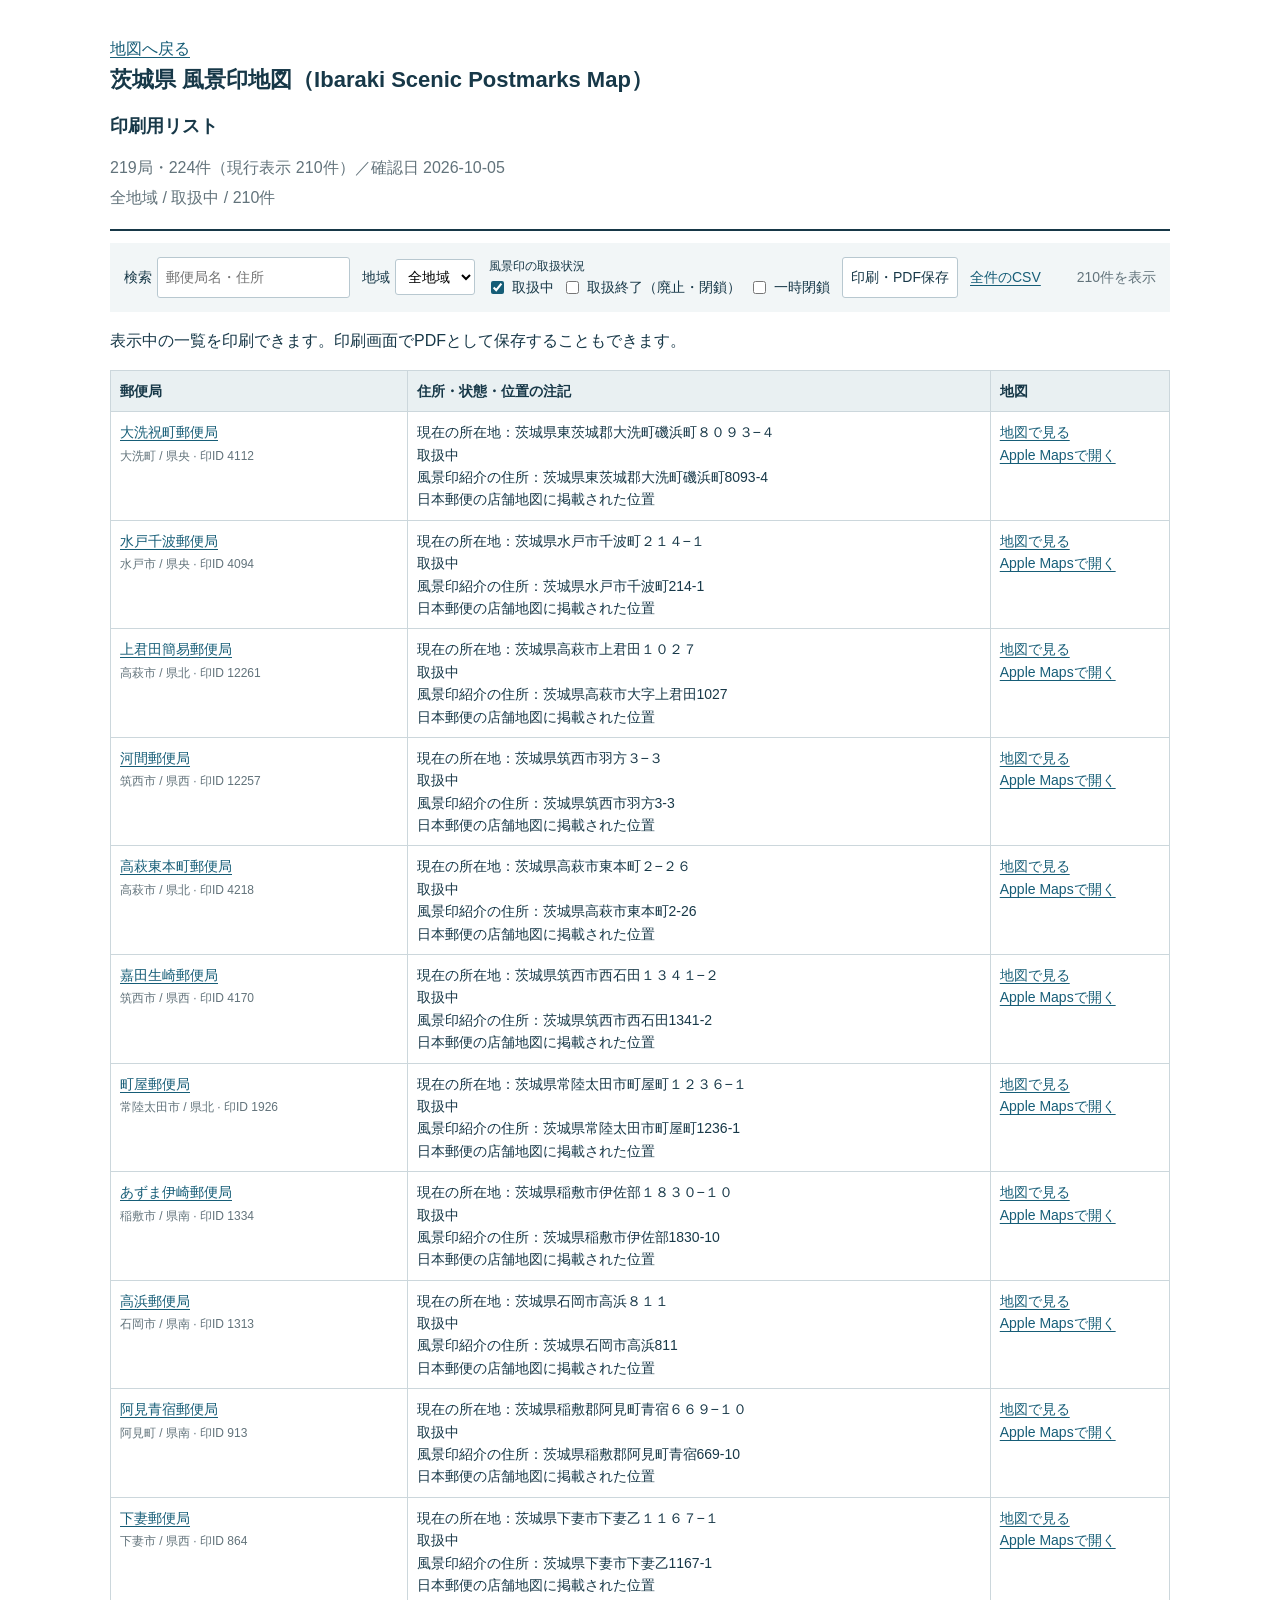
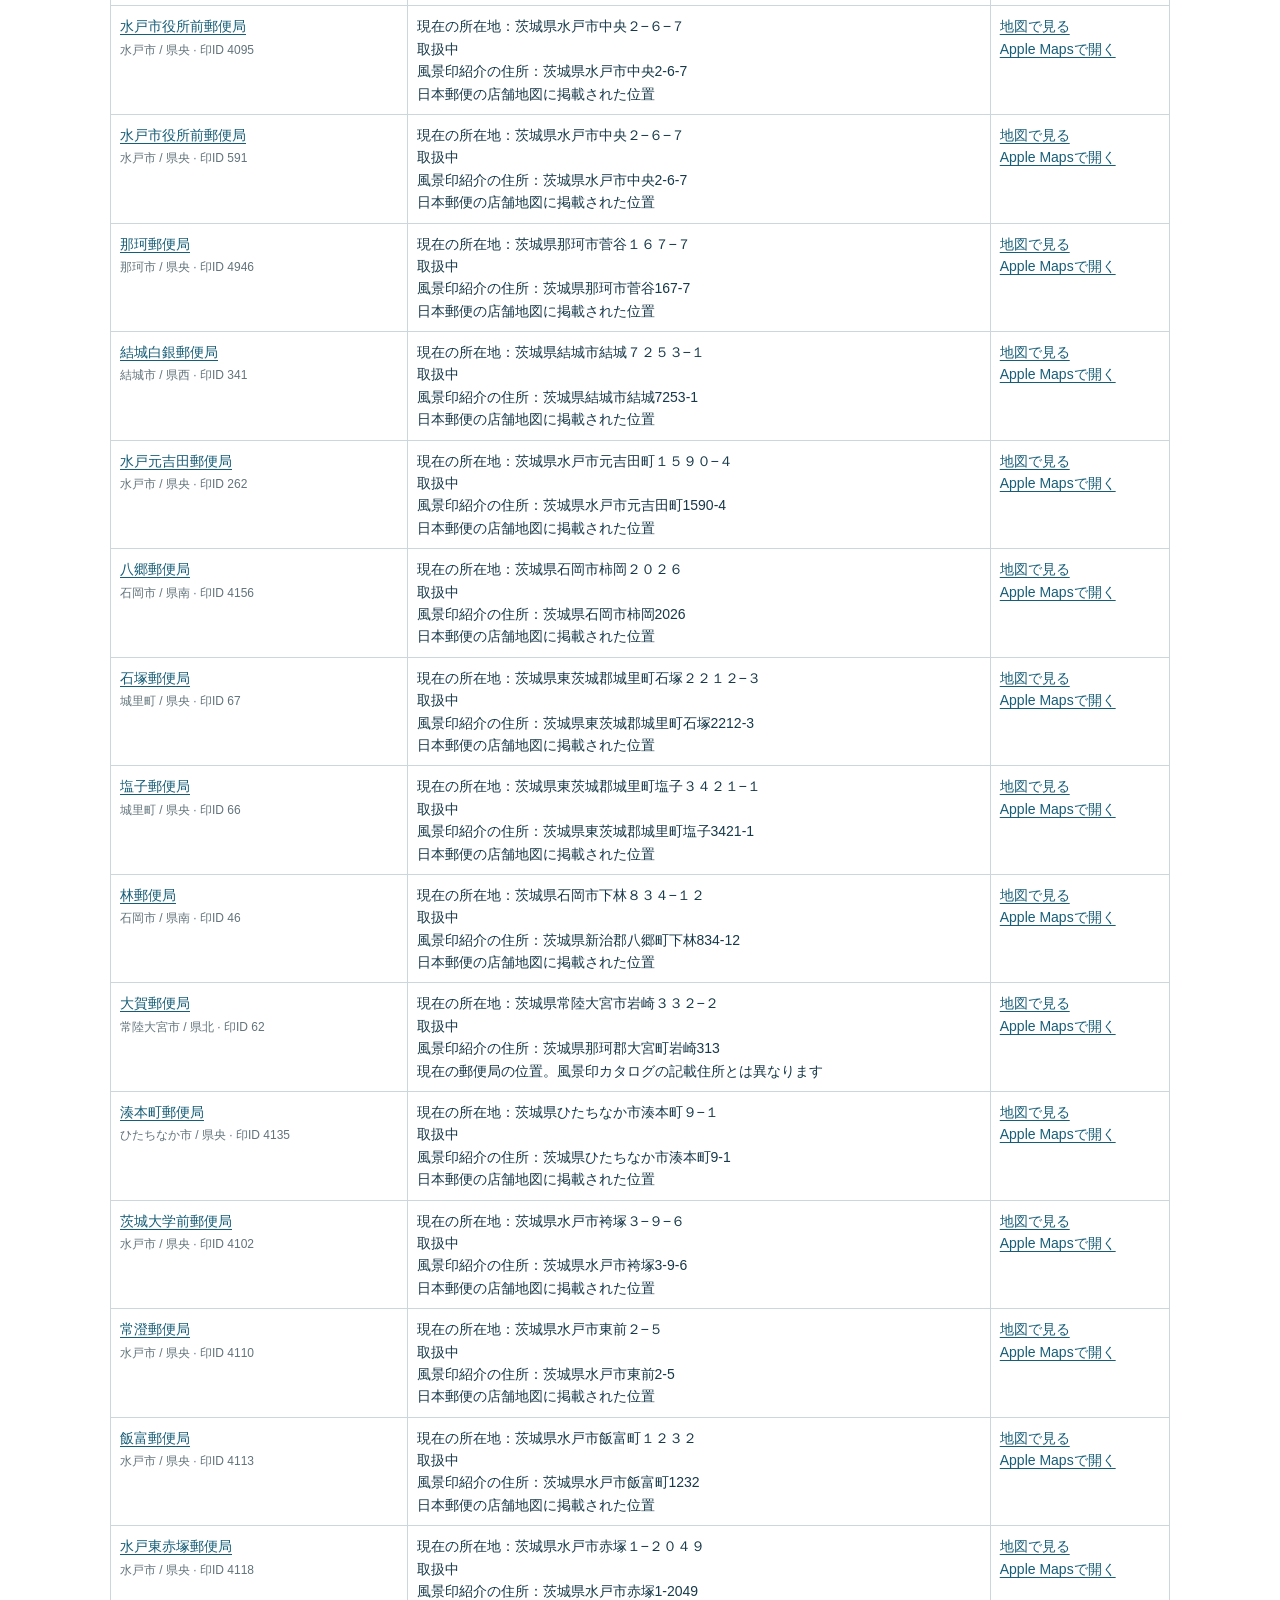
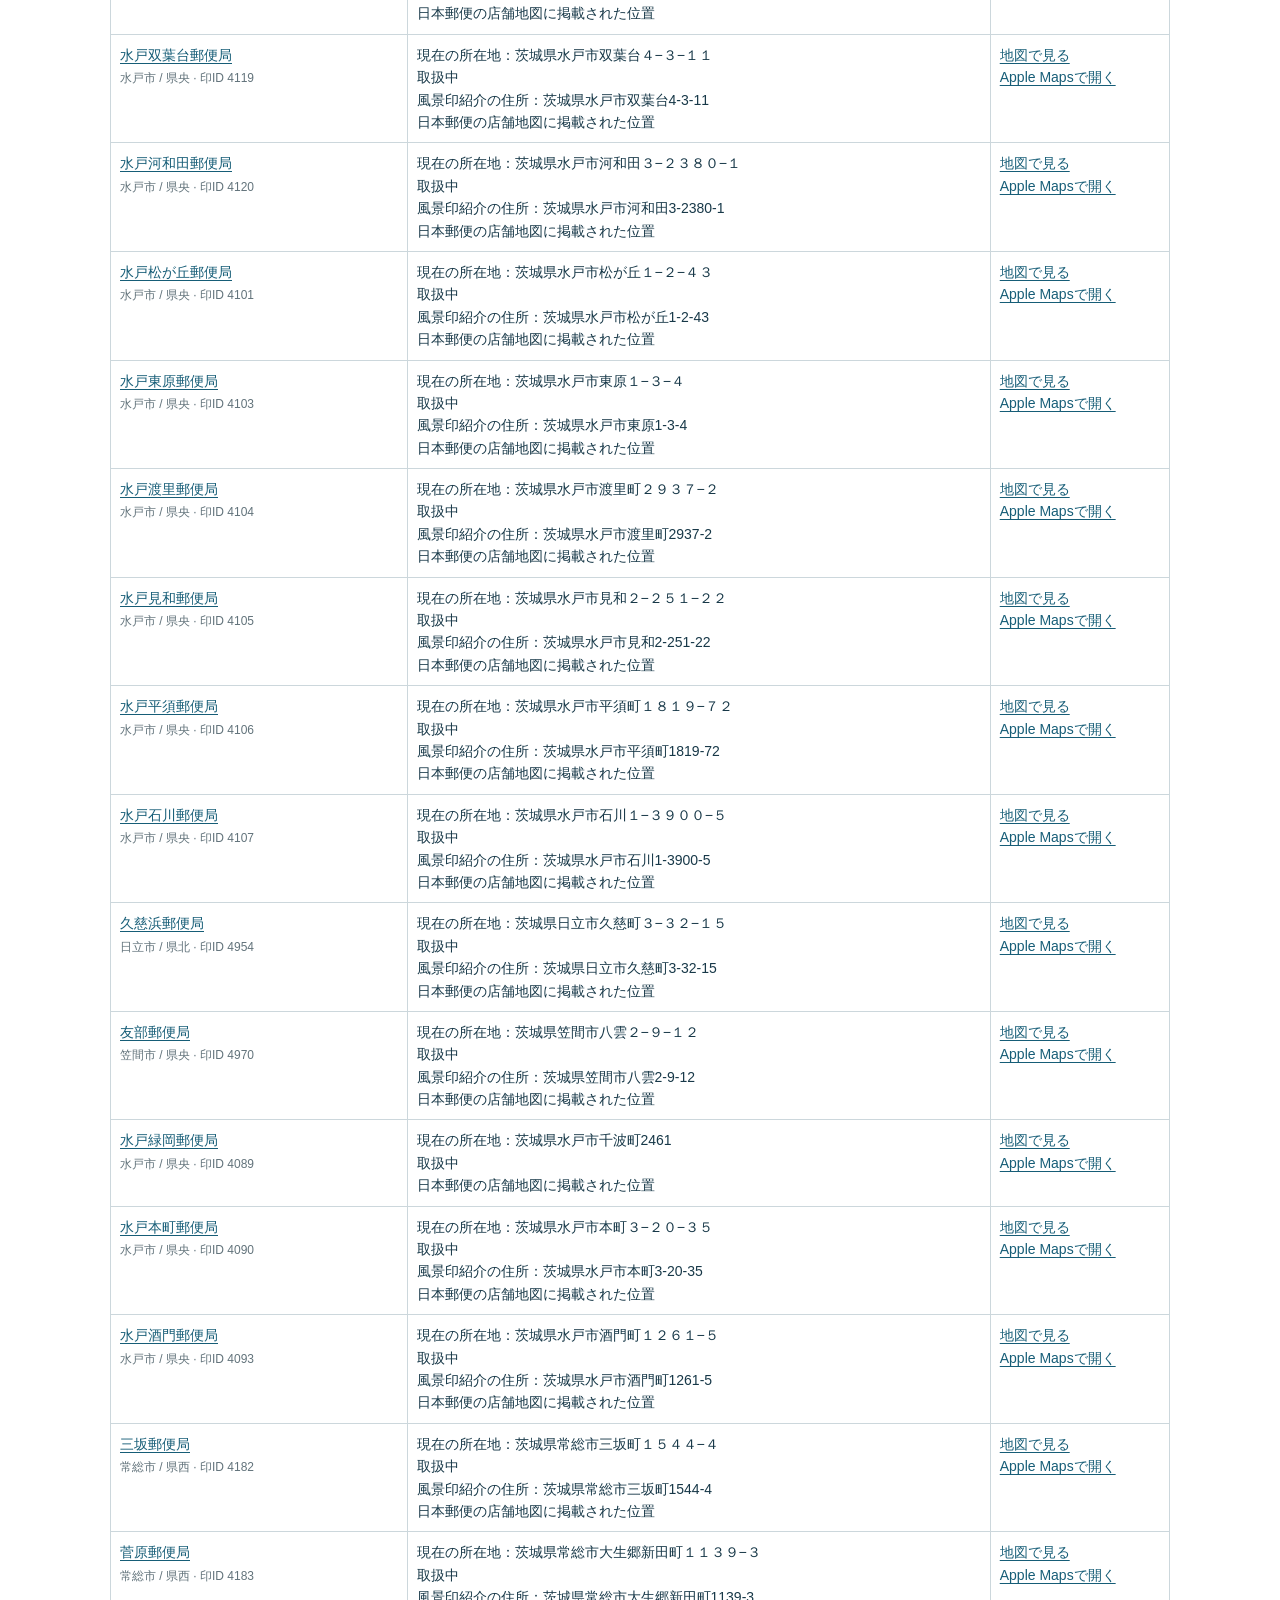
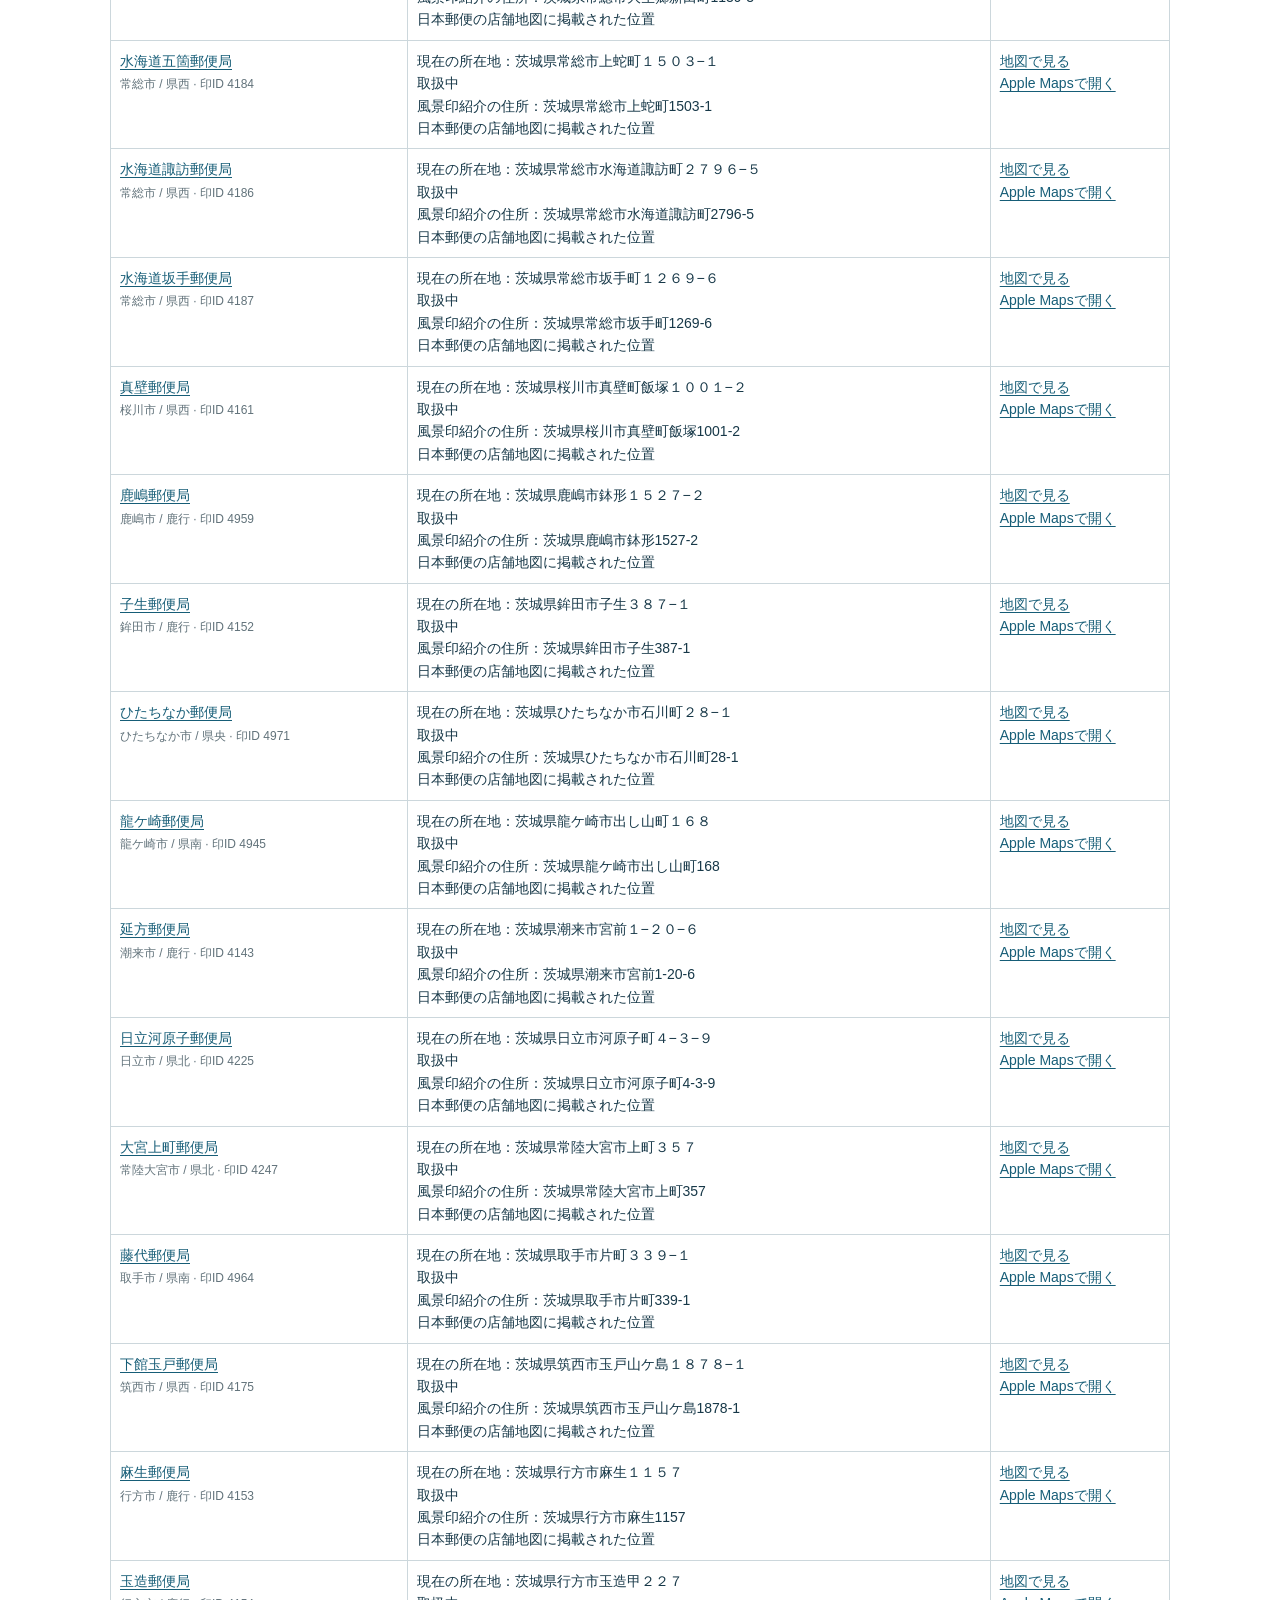
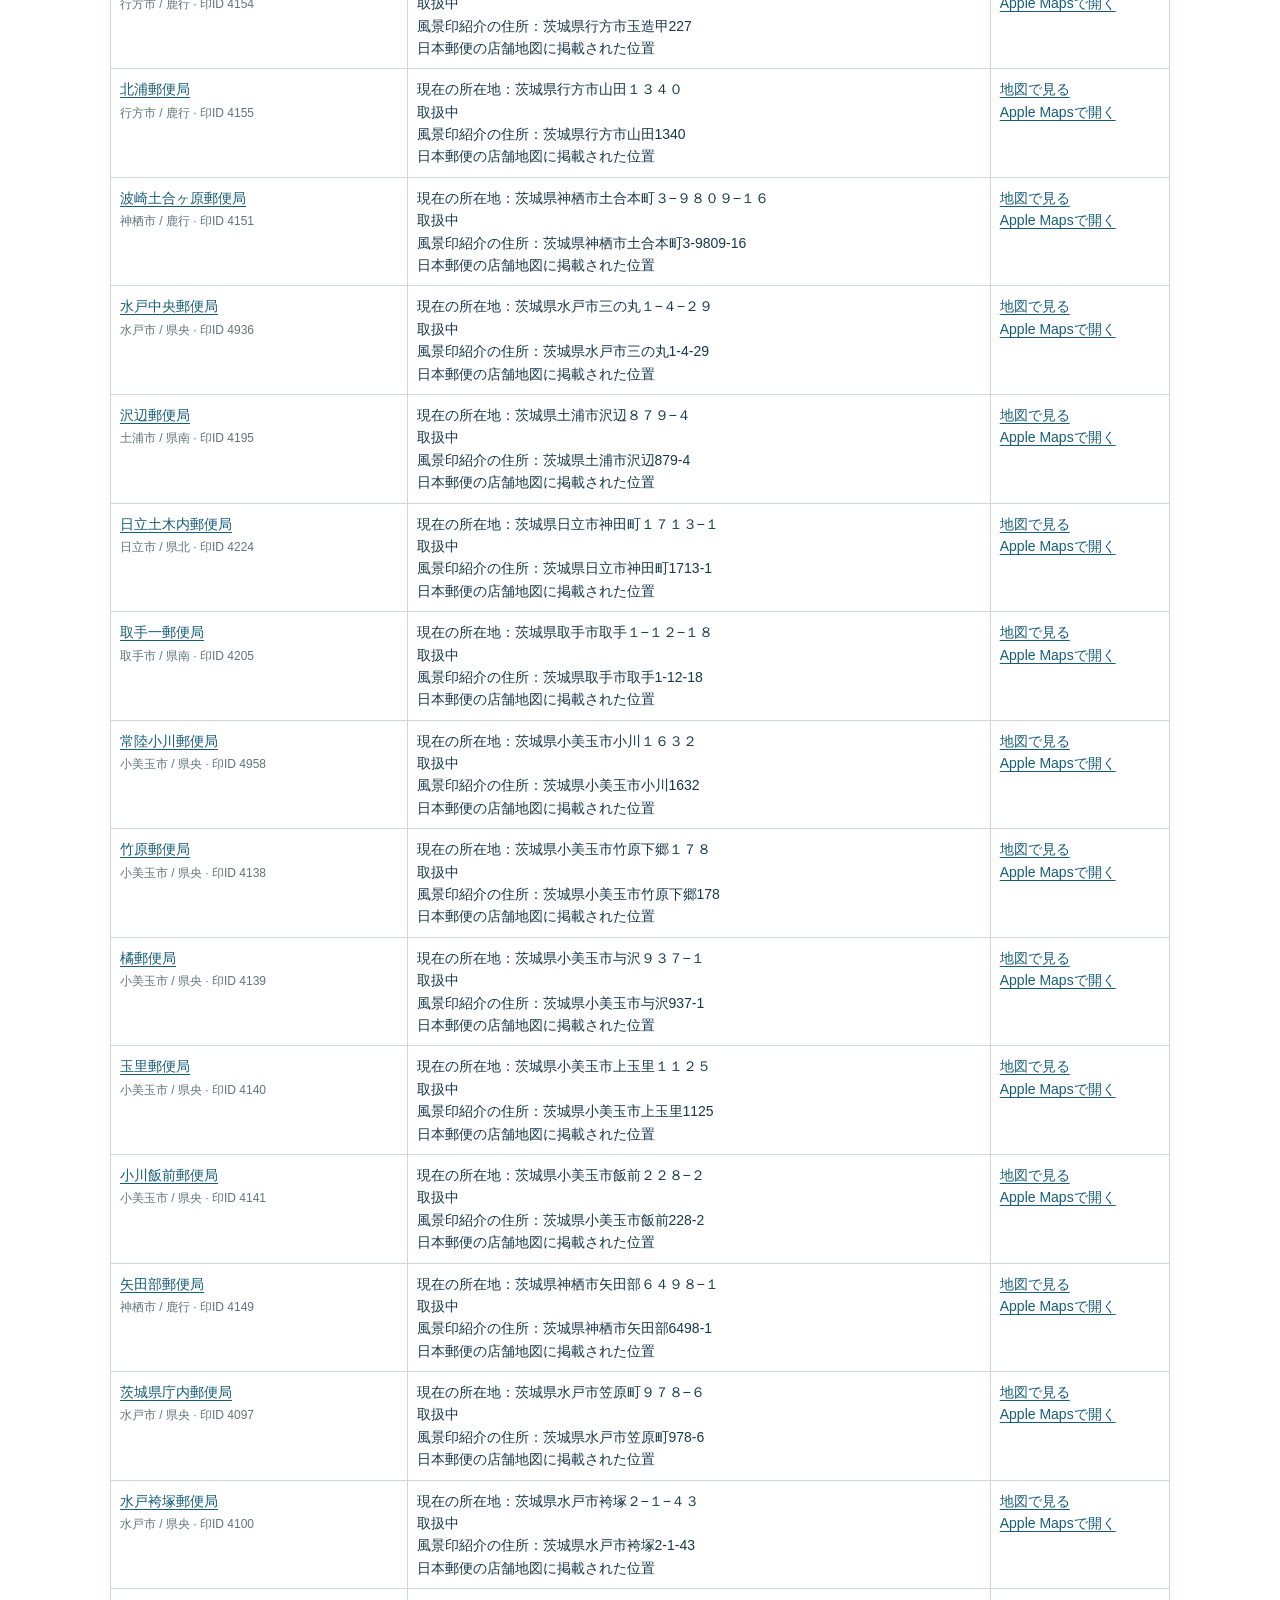
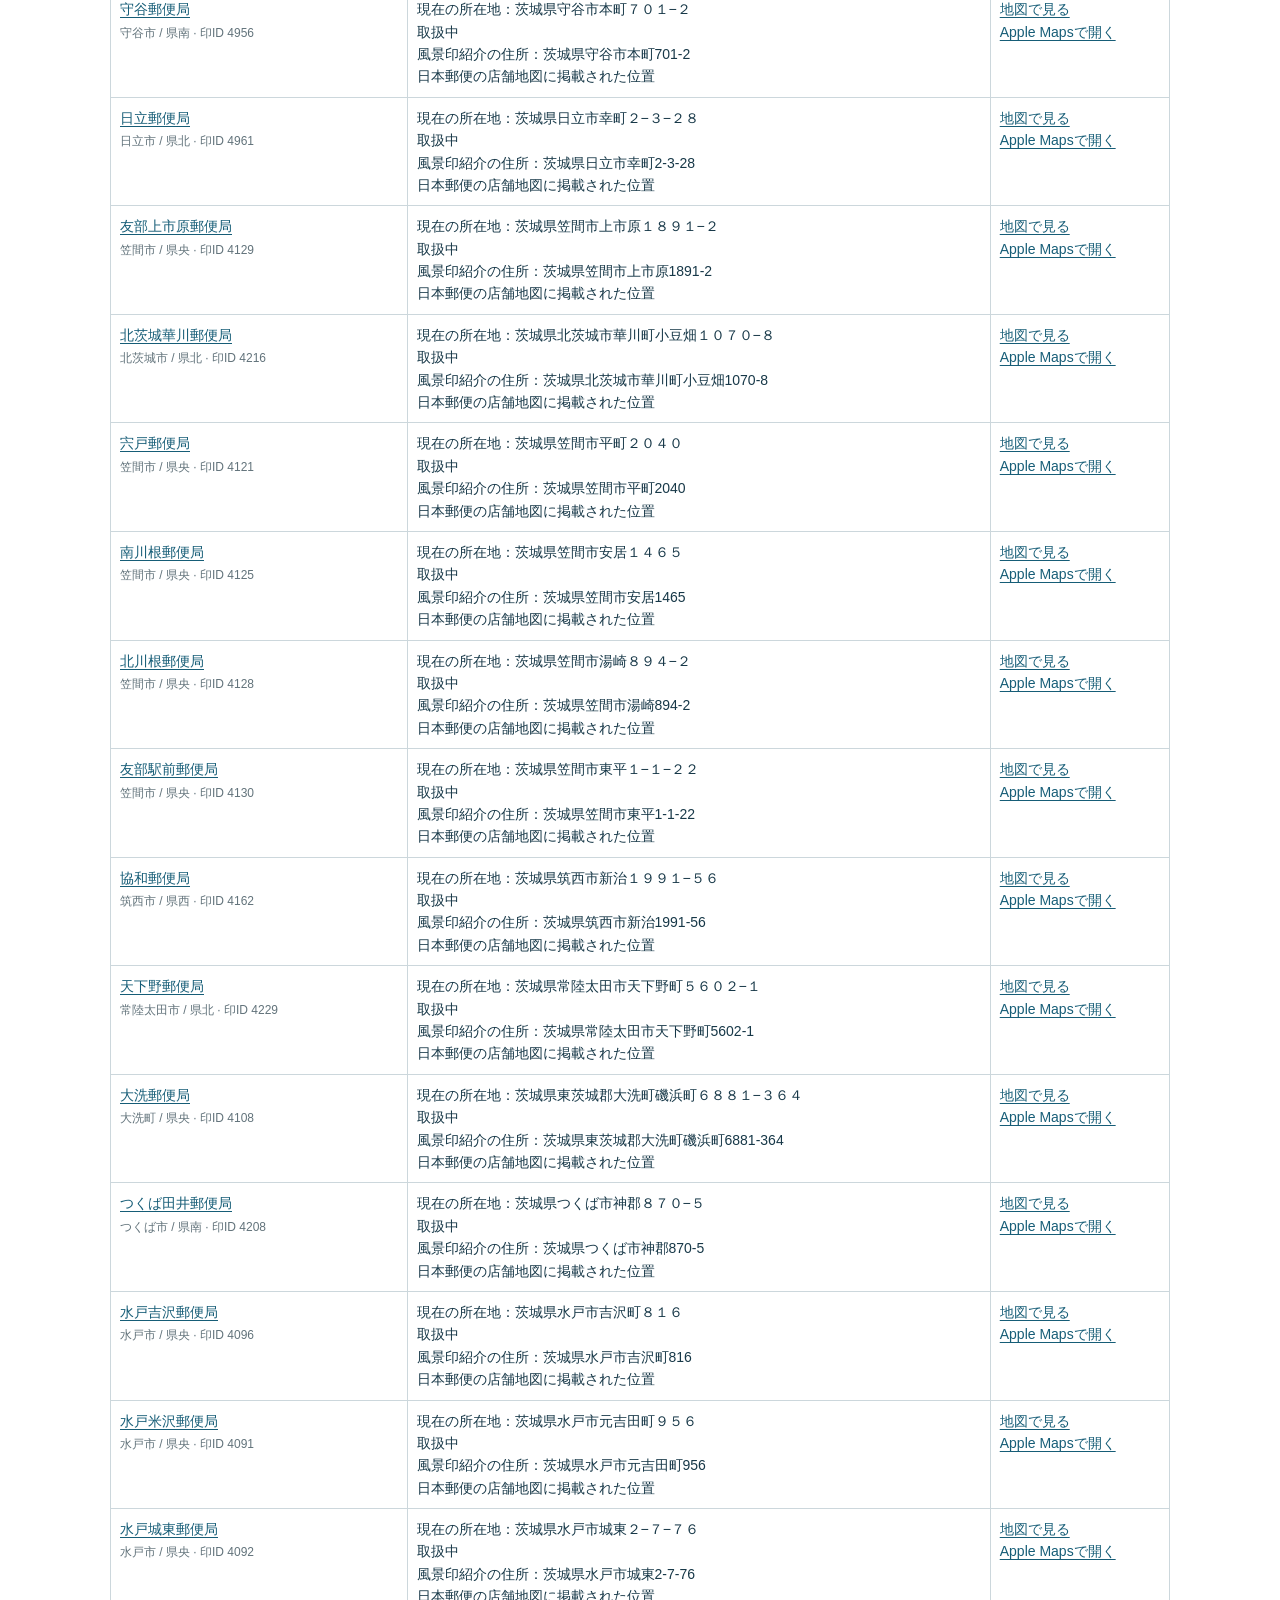
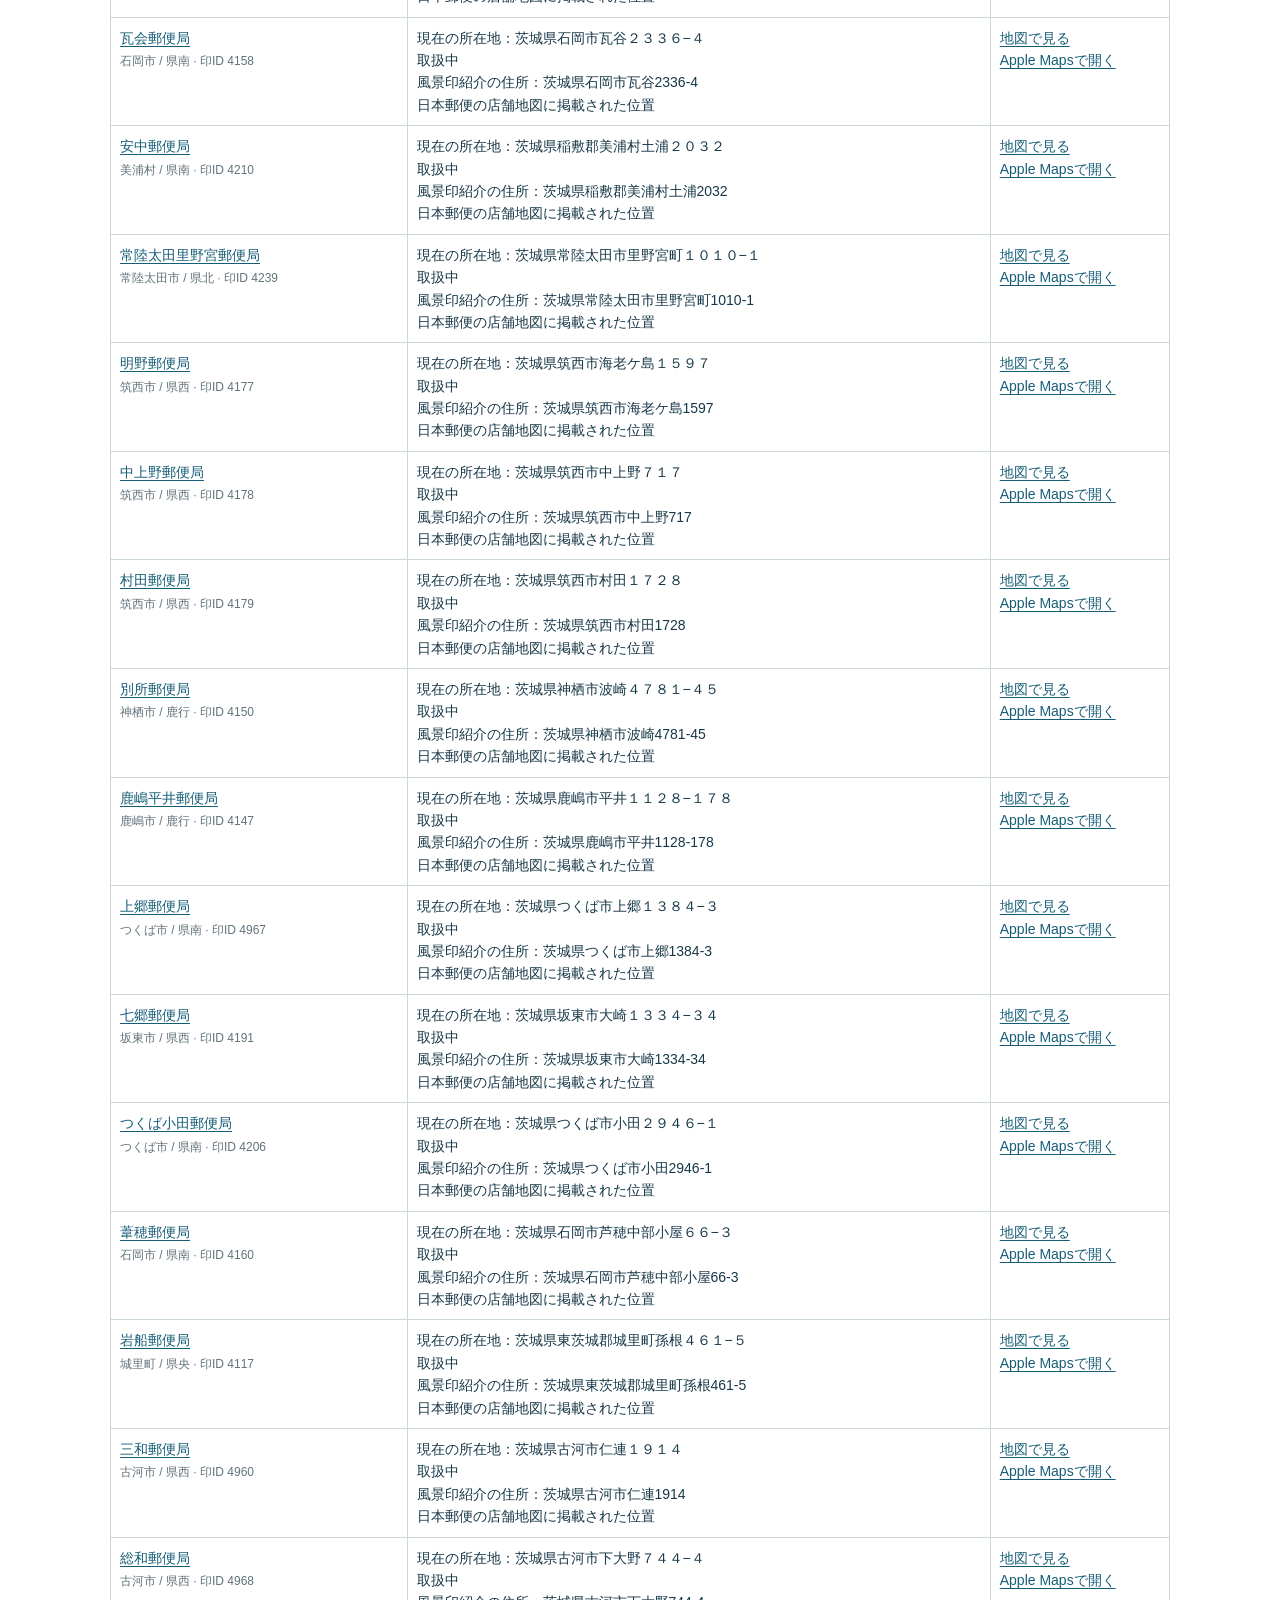
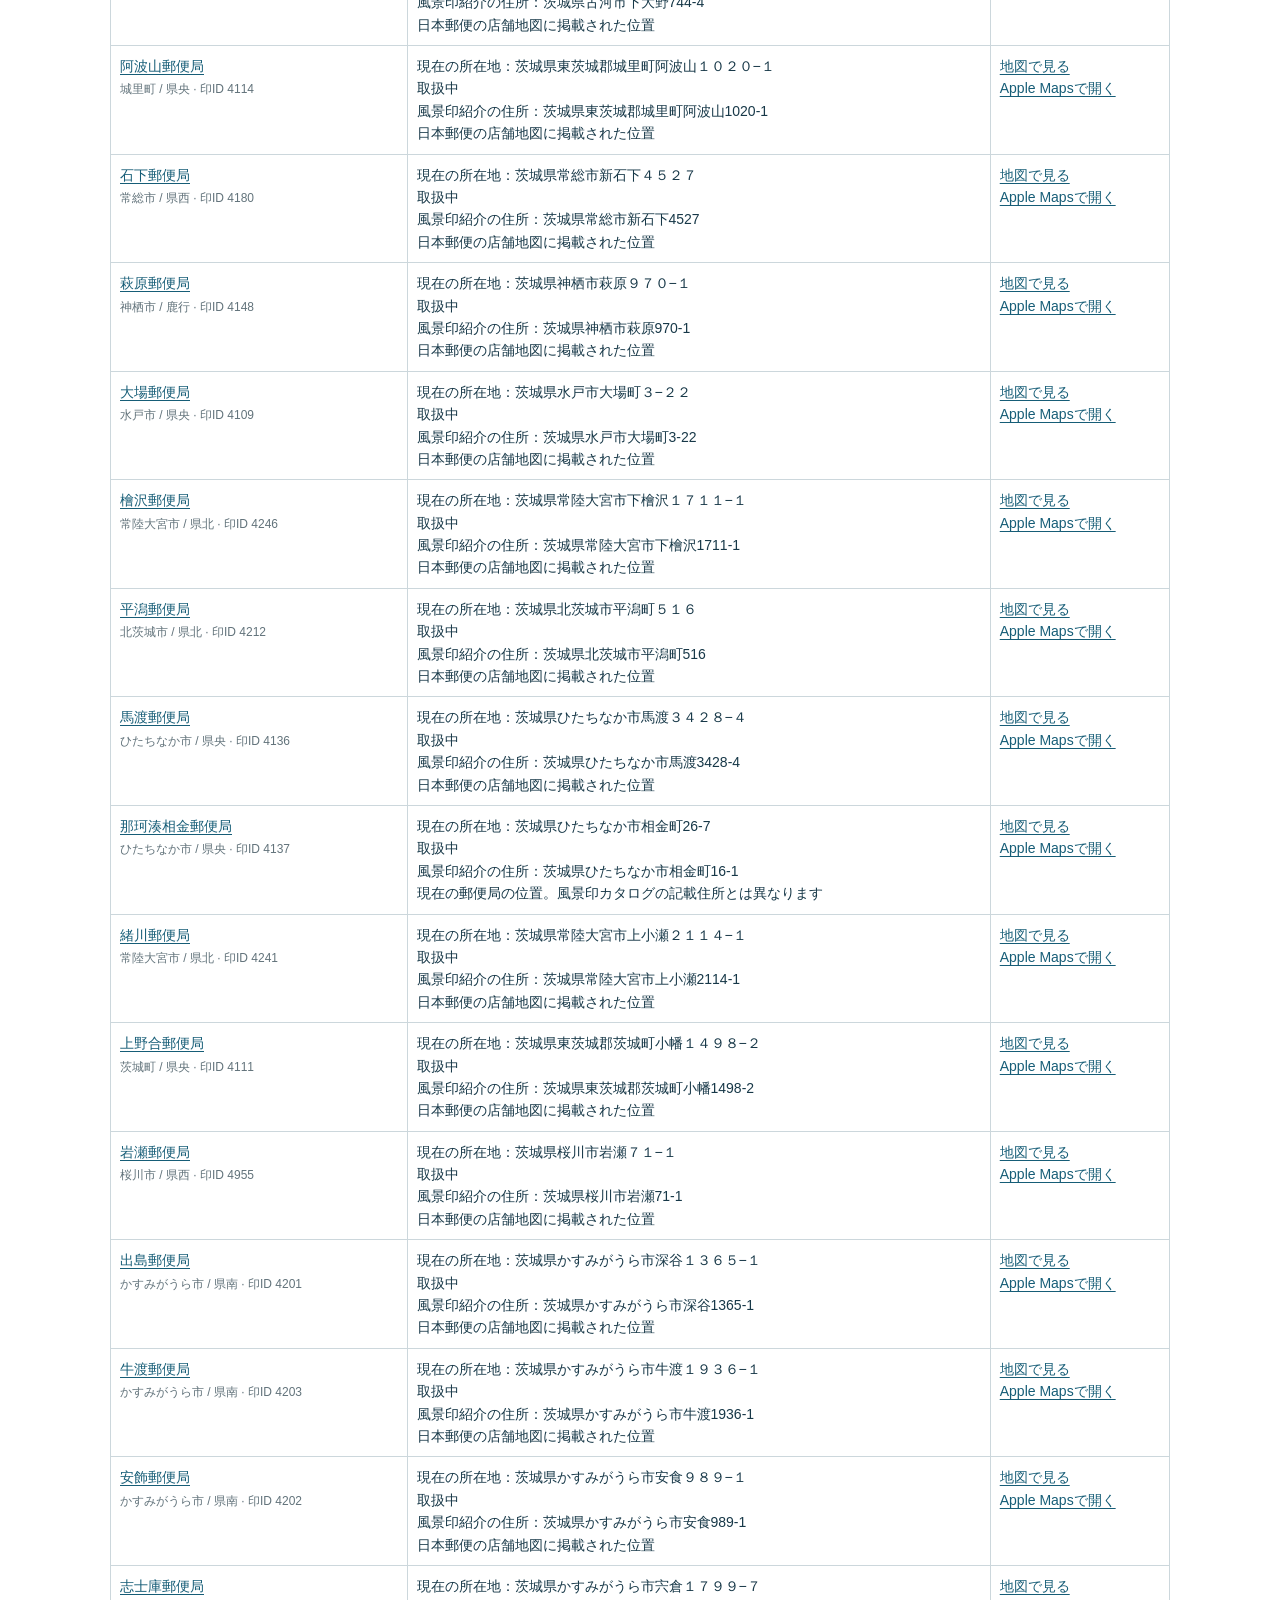
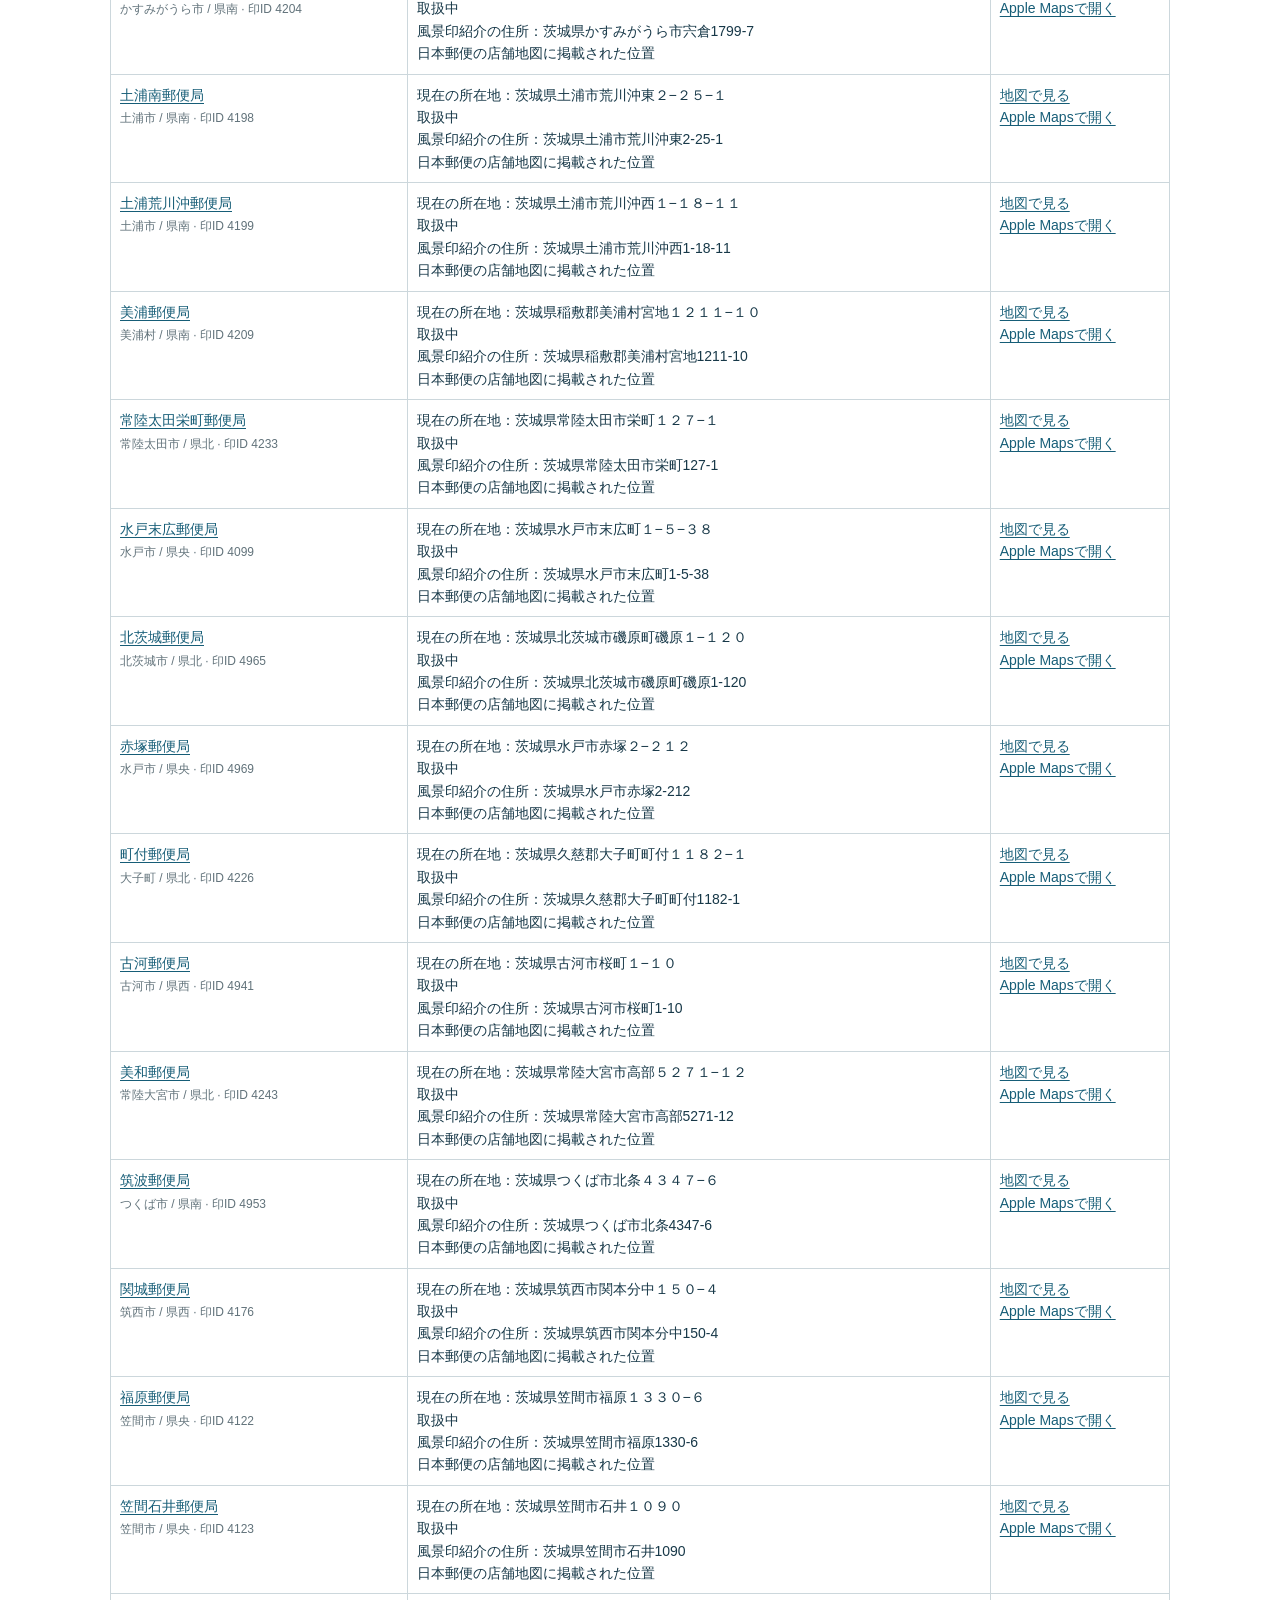
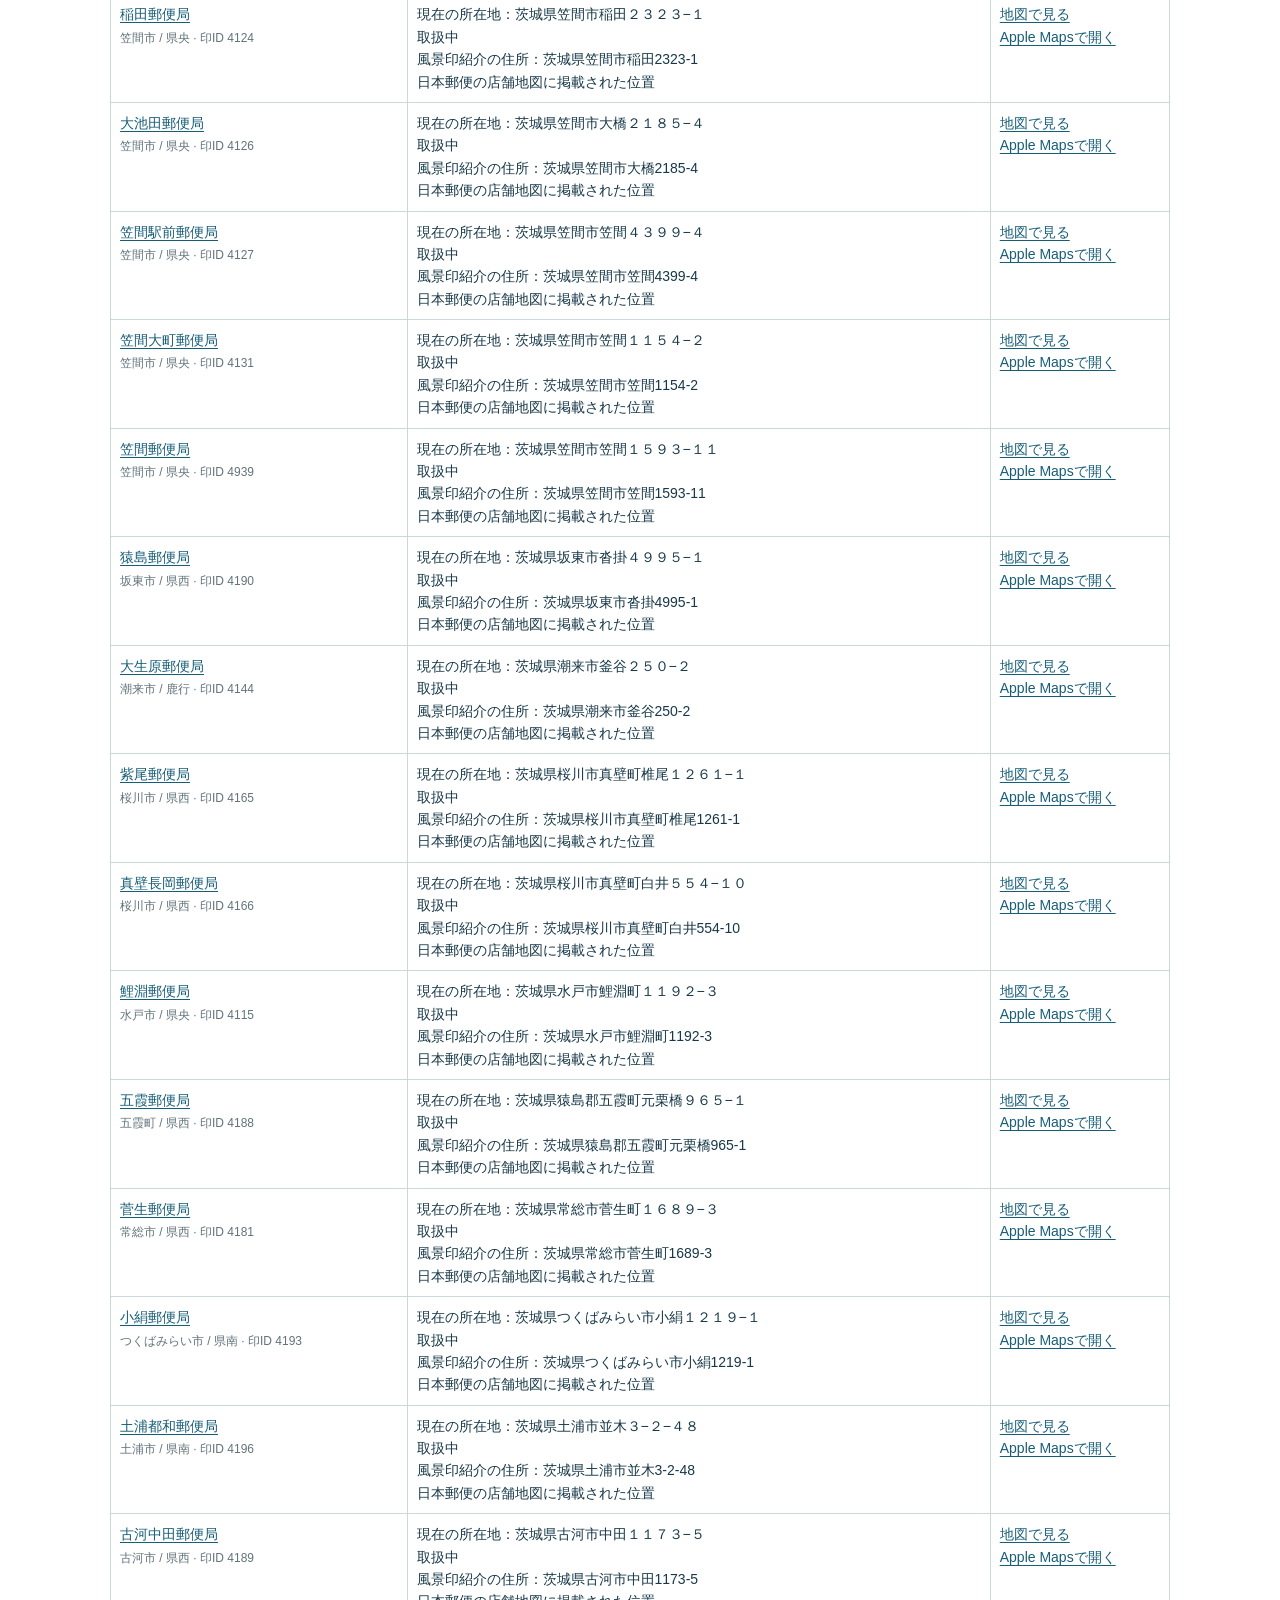
<file: print/index.html>
<!doctype html>
<html lang="ja"><head>
<meta charset="utf-8"><meta name="viewport" content="width=device-width,initial-scale=1">
<title>茨城県 風景印地図（Ibaraki Scenic Postmarks Map）</title>
<link rel="canonical" href="https://kojikomatsuzaki.github.io/ibaraki-fukeiin-map/print/">
<link rel="icon" href="../assets/favicon.svg">
<link rel="stylesheet" href="../print.css?v=376cf1cc6e2072eb">
<script src="../config.js?v=376cf1cc6e2072eb" defer></script>
<script src="../catalog-view.js?v=376cf1cc6e2072eb" defer></script>
<script src="../print.js?v=376cf1cc6e2072eb" defer></script>
</head><body>
<header><a class="screen-only" href="../">地図へ戻る</a>
<h1>茨城県 風景印地図（Ibaraki Scenic Postmarks Map）</h1><h2>印刷用リスト</h2><p>219局・224件（現行表示 210件）／確認日 2026-10-05</p>
<p id="filter-summary" aria-live="polite"></p></header>
<div class="print-tools">
<label>検索 <input id="list-search" type="search" placeholder="郵便局名・住所"></label>
<label>地域 <select id="list-region"><option value="all">全地域</option><option value="県北">県北</option><option value="県央">県央</option><option value="鹿行">鹿行</option><option value="県南">県南</option><option value="県西">県西</option></select></label>
<fieldset class="status-filters"><legend>風景印の取扱状況</legend><label><input type="checkbox" data-status-filter value="active" checked> 取扱中</label><label><input type="checkbox" data-status-filter value="ended"> 取扱終了（廃止・閉鎖）</label><label><input type="checkbox" data-status-filter value="temporary"> 一時閉鎖</label></fieldset>
<button type="button" id="print-now">印刷・PDF保存</button><a href="../exports/stamps.csv" download>全件のCSV</a><span id="list-count"></span>
</div>
<p class="screen-only">表示中の一覧を印刷できます。印刷画面でPDFとして保存することもできます。</p>
<noscript><p>JavaScriptが無効のため、廃止・閉鎖・一時閉鎖も含む全件を表示しています。</p></noscript>
<div class="table-wrap"><table><thead><tr><th scope="col">郵便局</th><th scope="col">住所・状態・位置の注記</th><th scope="col">地図</th></tr></thead><tbody id="list-body"><tr class="historical" data-id="12523" data-status="ended" data-region="県北" data-historical="true" data-search="若栗郵便局 高萩市 茨城県高萩市若栗137-4 "><td><a href="https://www.post.japanpost.jp/enjoy/culture/stamp/fuke/detail.php?id=12523" target="_blank" rel="noopener noreferrer">若栗郵便局</a><small>高萩市 / 県北 · 印ID 12523</small></td><td class="address-notes">旧所在地：茨城県高萩市若栗137-4<br>2026-10-02 風景印廃止<br>国土地理院の施設名検索で確認した旧局所在地</td><td><a class="map-link" href="../?q=%E8%8B%A5%E6%A0%97%E9%83%B5%E4%BE%BF%E5%B1%80&amp;history=true">地図で見る</a><br><a href="https://maps.apple.com/?ll=36.77273142%2C140.63148528&amp;q=%E8%8B%A5%E6%A0%97%E9%83%B5%E4%BE%BF%E5%B1%80" target="_blank" rel="noopener noreferrer">Apple Mapsで開く</a></td></tr>
<tr class="" data-id="4112" data-status="active" data-region="県央" data-historical="false" data-search="大洗祝町郵便局 大洗町 茨城県東茨城郡大洗町磯浜町8093-4 茨城県東茨城郡大洗町磯浜町８０９３−４"><td><a href="https://www.post.japanpost.jp/enjoy/culture/stamp/fuke/detail.php?id=4112" target="_blank" rel="noopener noreferrer">大洗祝町郵便局</a><small>大洗町 / 県央 · 印ID 4112</small></td><td class="address-notes">現在の所在地：茨城県東茨城郡大洗町磯浜町８０９３−４<br>取扱中<br>風景印紹介の住所：茨城県東茨城郡大洗町磯浜町8093-4<br>日本郵便の店舗地図に掲載された位置</td><td><a class="map-link" href="../?q=%E5%A4%A7%E6%B4%97%E7%A5%9D%E7%94%BA%E9%83%B5%E4%BE%BF%E5%B1%80">地図で見る</a><br><a href="https://maps.apple.com/?ll=36.3306411%2C140.5891&amp;q=%E5%A4%A7%E6%B4%97%E7%A5%9D%E7%94%BA%E9%83%B5%E4%BE%BF%E5%B1%80" target="_blank" rel="noopener noreferrer">Apple Mapsで開く</a></td></tr>
<tr class="historical" data-id="12453" data-status="ended" data-region="県西" data-historical="true" data-search="水海道豊岡郵便局 常総市 茨城県常総市豊岡町丙1517-2 "><td><a href="https://www.post.japanpost.jp/enjoy/culture/stamp/fuke/detail.php?id=12453" target="_blank" rel="noopener noreferrer">水海道豊岡郵便局</a><small>常総市 / 県西 · 印ID 12453</small></td><td class="address-notes">旧所在地：茨城県常総市豊岡町丙1517-2<br>2026-02-20 風景印廃止<br>国土地理院の施設名検索で確認した旧局所在地</td><td><a class="map-link" href="../?q=%E6%B0%B4%E6%B5%B7%E9%81%93%E8%B1%8A%E5%B2%A1%E9%83%B5%E4%BE%BF%E5%B1%80&amp;history=true">地図で見る</a><br><a href="https://maps.apple.com/?ll=36.03391728%2C139.96995303&amp;q=%E6%B0%B4%E6%B5%B7%E9%81%93%E8%B1%8A%E5%B2%A1%E9%83%B5%E4%BE%BF%E5%B1%80" target="_blank" rel="noopener noreferrer">Apple Mapsで開く</a></td></tr>
<tr class="" data-id="4094" data-status="active" data-region="県央" data-historical="false" data-search="水戸千波郵便局 水戸市 茨城県水戸市千波町214-1 茨城県水戸市千波町２１４−１"><td><a href="https://www.post.japanpost.jp/enjoy/culture/stamp/fuke/detail.php?id=4094" target="_blank" rel="noopener noreferrer">水戸千波郵便局</a><small>水戸市 / 県央 · 印ID 4094</small></td><td class="address-notes">現在の所在地：茨城県水戸市千波町２１４−１<br>取扱中<br>風景印紹介の住所：茨城県水戸市千波町214-1<br>日本郵便の店舗地図に掲載された位置</td><td><a class="map-link" href="../?q=%E6%B0%B4%E6%88%B8%E5%8D%83%E6%B3%A2%E9%83%B5%E4%BE%BF%E5%B1%80">地図で見る</a><br><a href="https://maps.apple.com/?ll=36.3618294%2C140.4605119&amp;q=%E6%B0%B4%E6%88%B8%E5%8D%83%E6%B3%A2%E9%83%B5%E4%BE%BF%E5%B1%80" target="_blank" rel="noopener noreferrer">Apple Mapsで開く</a></td></tr>
<tr class="" data-id="12261" data-status="active" data-region="県北" data-historical="false" data-search="上君田簡易郵便局 高萩市 茨城県高萩市大字上君田1027 茨城県高萩市上君田１０２７"><td><a href="https://www.post.japanpost.jp/enjoy/culture/stamp/fuke/detail.php?id=12261" target="_blank" rel="noopener noreferrer">上君田簡易郵便局</a><small>高萩市 / 県北 · 印ID 12261</small></td><td class="address-notes">現在の所在地：茨城県高萩市上君田１０２７<br>取扱中<br>風景印紹介の住所：茨城県高萩市大字上君田1027<br>日本郵便の店舗地図に掲載された位置</td><td><a class="map-link" href="../?q=%E4%B8%8A%E5%90%9B%E7%94%B0%E7%B0%A1%E6%98%93%E9%83%B5%E4%BE%BF%E5%B1%80">地図で見る</a><br><a href="https://maps.apple.com/?ll=36.8028786%2C140.5773747&amp;q=%E4%B8%8A%E5%90%9B%E7%94%B0%E7%B0%A1%E6%98%93%E9%83%B5%E4%BE%BF%E5%B1%80" target="_blank" rel="noopener noreferrer">Apple Mapsで開く</a></td></tr>
<tr class="" data-id="12257" data-status="active" data-region="県西" data-historical="false" data-search="河間郵便局 筑西市 茨城県筑西市羽方3-3 茨城県筑西市羽方３−３"><td><a href="https://www.post.japanpost.jp/enjoy/culture/stamp/fuke/detail.php?id=12257" target="_blank" rel="noopener noreferrer">河間郵便局</a><small>筑西市 / 県西 · 印ID 12257</small></td><td class="address-notes">現在の所在地：茨城県筑西市羽方３−３<br>取扱中<br>風景印紹介の住所：茨城県筑西市羽方3-3<br>日本郵便の店舗地図に掲載された位置</td><td><a class="map-link" href="../?q=%E6%B2%B3%E9%96%93%E9%83%B5%E4%BE%BF%E5%B1%80">地図で見る</a><br><a href="https://maps.apple.com/?ll=36.3512489%2C139.9958714&amp;q=%E6%B2%B3%E9%96%93%E9%83%B5%E4%BE%BF%E5%B1%80" target="_blank" rel="noopener noreferrer">Apple Mapsで開く</a></td></tr>
<tr class="" data-id="4218" data-status="active" data-region="県北" data-historical="false" data-search="高萩東本町郵便局 高萩市 茨城県高萩市東本町2-26 茨城県高萩市東本町２−２６"><td><a href="https://www.post.japanpost.jp/enjoy/culture/stamp/fuke/detail.php?id=4218" target="_blank" rel="noopener noreferrer">高萩東本町郵便局</a><small>高萩市 / 県北 · 印ID 4218</small></td><td class="address-notes">現在の所在地：茨城県高萩市東本町２−２６<br>取扱中<br>風景印紹介の住所：茨城県高萩市東本町2-26<br>日本郵便の店舗地図に掲載された位置</td><td><a class="map-link" href="../?q=%E9%AB%98%E8%90%A9%E6%9D%B1%E6%9C%AC%E7%94%BA%E9%83%B5%E4%BE%BF%E5%B1%80">地図で見る</a><br><a href="https://maps.apple.com/?ll=36.7140131%2C140.718505&amp;q=%E9%AB%98%E8%90%A9%E6%9D%B1%E6%9C%AC%E7%94%BA%E9%83%B5%E4%BE%BF%E5%B1%80" target="_blank" rel="noopener noreferrer">Apple Mapsで開く</a></td></tr>
<tr class="" data-id="4170" data-status="active" data-region="県西" data-historical="false" data-search="嘉田生崎郵便局 筑西市 茨城県筑西市西石田1341-2 茨城県筑西市西石田１３４１−２"><td><a href="https://www.post.japanpost.jp/enjoy/culture/stamp/fuke/detail.php?id=4170" target="_blank" rel="noopener noreferrer">嘉田生崎郵便局</a><small>筑西市 / 県西 · 印ID 4170</small></td><td class="address-notes">現在の所在地：茨城県筑西市西石田１３４１−２<br>取扱中<br>風景印紹介の住所：茨城県筑西市西石田1341-2<br>日本郵便の店舗地図に掲載された位置</td><td><a class="map-link" href="../?q=%E5%98%89%E7%94%B0%E7%94%9F%E5%B4%8E%E9%83%B5%E4%BE%BF%E5%B1%80">地図で見る</a><br><a href="https://maps.apple.com/?ll=36.2752114%2C139.9858489&amp;q=%E5%98%89%E7%94%B0%E7%94%9F%E5%B4%8E%E9%83%B5%E4%BE%BF%E5%B1%80" target="_blank" rel="noopener noreferrer">Apple Mapsで開く</a></td></tr>
<tr class="historical" data-id="1950" data-status="ended" data-region="県央" data-historical="true" data-search="下吉影郵便局 小美玉市 茨城県小美玉市下吉影1455 茨城県小美玉市下吉影１４５５"><td><a href="https://www.post.japanpost.jp/enjoy/culture/stamp/fuke/detail.php?id=1950" target="_blank" rel="noopener noreferrer">下吉影郵便局</a><small>小美玉市 / 県央 · 印ID 1950</small></td><td class="address-notes">現在の所在地：茨城県小美玉市下吉影１４５５<br>2024-08-30 風景印廃止<br>風景印紹介の住所：茨城県小美玉市下吉影1455<br>日本郵便の店舗地図に掲載された位置</td><td><a class="map-link" href="../?q=%E4%B8%8B%E5%90%89%E5%BD%B1%E9%83%B5%E4%BE%BF%E5%B1%80&amp;history=true">地図で見る</a><br><a href="https://maps.apple.com/?ll=36.2014372%2C140.4386814&amp;q=%E4%B8%8B%E5%90%89%E5%BD%B1%E9%83%B5%E4%BE%BF%E5%B1%80" target="_blank" rel="noopener noreferrer">Apple Mapsで開く</a></td></tr>
<tr class="" data-id="1926" data-status="active" data-region="県北" data-historical="false" data-search="町屋郵便局 常陸太田市 茨城県常陸太田市町屋町1236-1 茨城県常陸太田市町屋町１２３６−１"><td><a href="https://www.post.japanpost.jp/enjoy/culture/stamp/fuke/detail.php?id=1926" target="_blank" rel="noopener noreferrer">町屋郵便局</a><small>常陸太田市 / 県北 · 印ID 1926</small></td><td class="address-notes">現在の所在地：茨城県常陸太田市町屋町１２３６−１<br>取扱中<br>風景印紹介の住所：茨城県常陸太田市町屋町1236-1<br>日本郵便の店舗地図に掲載された位置</td><td><a class="map-link" href="../?q=%E7%94%BA%E5%B1%8B%E9%83%B5%E4%BE%BF%E5%B1%80">地図で見る</a><br><a href="https://maps.apple.com/?ll=36.605725%2C140.53938&amp;q=%E7%94%BA%E5%B1%8B%E9%83%B5%E4%BE%BF%E5%B1%80" target="_blank" rel="noopener noreferrer">Apple Mapsで開く</a></td></tr>
<tr class="historical" data-id="1925" data-status="ended" data-region="県北" data-historical="true" data-search="町屋郵便局 常陸太田市 茨城県常陸太田市町屋町1236-1 茨城県常陸太田市町屋町１２３６−１"><td><a href="https://www.post.japanpost.jp/enjoy/culture/stamp/fuke/detail.php?id=1925" target="_blank" rel="noopener noreferrer">町屋郵便局</a><small>常陸太田市 / 県北 · 印ID 1925</small></td><td class="address-notes">現在の所在地：茨城県常陸太田市町屋町１２３６−１<br>2024-06-28 風景印廃止<br>風景印紹介の住所：茨城県常陸太田市町屋町1236-1<br>日本郵便の店舗地図に掲載された位置</td><td><a class="map-link" href="../?q=%E7%94%BA%E5%B1%8B%E9%83%B5%E4%BE%BF%E5%B1%80&amp;history=true">地図で見る</a><br><a href="https://maps.apple.com/?ll=36.605725%2C140.53938&amp;q=%E7%94%BA%E5%B1%8B%E9%83%B5%E4%BE%BF%E5%B1%80" target="_blank" rel="noopener noreferrer">Apple Mapsで開く</a></td></tr>
<tr class="" data-id="1334" data-status="active" data-region="県南" data-historical="false" data-search="あずま伊崎郵便局 稲敷市 茨城県稲敷市伊佐部1830-10 茨城県稲敷市伊佐部１８３０−１０"><td><a href="https://www.post.japanpost.jp/enjoy/culture/stamp/fuke/detail.php?id=1334" target="_blank" rel="noopener noreferrer">あずま伊崎郵便局</a><small>稲敷市 / 県南 · 印ID 1334</small></td><td class="address-notes">現在の所在地：茨城県稲敷市伊佐部１８３０−１０<br>取扱中<br>風景印紹介の住所：茨城県稲敷市伊佐部1830-10<br>日本郵便の店舗地図に掲載された位置</td><td><a class="map-link" href="../?q=%E3%81%82%E3%81%9A%E3%81%BE%E4%BC%8A%E5%B4%8E%E9%83%B5%E4%BE%BF%E5%B1%80">地図で見る</a><br><a href="https://maps.apple.com/?ll=35.9386461%2C140.4104358&amp;q=%E3%81%82%E3%81%9A%E3%81%BE%E4%BC%8A%E5%B4%8E%E9%83%B5%E4%BE%BF%E5%B1%80" target="_blank" rel="noopener noreferrer">Apple Mapsで開く</a></td></tr>
<tr class="historical" data-id="1377" data-status="ended" data-region="県南" data-historical="true" data-search="大増郵便局 石岡市 茨城県石岡市大増1883-1 "><td><a href="https://www.post.japanpost.jp/enjoy/culture/stamp/fuke/detail.php?id=1377" target="_blank" rel="noopener noreferrer">大増郵便局</a><small>石岡市 / 県南 · 印ID 1377</small></td><td class="address-notes">旧所在地：茨城県石岡市大増1883-1<br>2021-03-15 風景印廃止<br>概算位置<br>旧所在地を住所から補完した概算位置です</td><td><a class="map-link" href="../?q=%E5%A4%A7%E5%A2%97%E9%83%B5%E4%BE%BF%E5%B1%80&amp;history=true">地図で見る</a><br><a href="https://maps.apple.com/?ll=36.309231%2C140.175171&amp;q=%E5%A4%A7%E5%A2%97%E9%83%B5%E4%BE%BF%E5%B1%80" target="_blank" rel="noopener noreferrer">Apple Mapsで開く</a></td></tr>
<tr class="" data-id="1313" data-status="active" data-region="県南" data-historical="false" data-search="高浜郵便局 石岡市 茨城県石岡市高浜811 茨城県石岡市高浜８１１"><td><a href="https://www.post.japanpost.jp/enjoy/culture/stamp/fuke/detail.php?id=1313" target="_blank" rel="noopener noreferrer">高浜郵便局</a><small>石岡市 / 県南 · 印ID 1313</small></td><td class="address-notes">現在の所在地：茨城県石岡市高浜８１１<br>取扱中<br>風景印紹介の住所：茨城県石岡市高浜811<br>日本郵便の店舗地図に掲載された位置</td><td><a class="map-link" href="../?q=%E9%AB%98%E6%B5%9C%E9%83%B5%E4%BE%BF%E5%B1%80">地図で見る</a><br><a href="https://maps.apple.com/?ll=36.1628081%2C140.3028311&amp;q=%E9%AB%98%E6%B5%9C%E9%83%B5%E4%BE%BF%E5%B1%80" target="_blank" rel="noopener noreferrer">Apple Mapsで開く</a></td></tr>
<tr class="historical" data-id="1166" data-status="ended" data-region="県央" data-historical="true" data-search="友部旭町郵便局 笠間市 茨城県笠間市旭町91-2 茨城県笠間市旭町９１−２"><td><a href="https://www.post.japanpost.jp/enjoy/culture/stamp/fuke/detail.php?id=1166" target="_blank" rel="noopener noreferrer">友部旭町郵便局</a><small>笠間市 / 県央 · 印ID 1166</small></td><td class="address-notes">現在の所在地：茨城県笠間市旭町９１−２<br>2020-02-28 風景印廃止<br>風景印紹介の住所：茨城県笠間市旭町91-2<br>日本郵便の店舗地図に掲載された位置</td><td><a class="map-link" href="../?q=%E5%8F%8B%E9%83%A8%E6%97%AD%E7%94%BA%E9%83%B5%E4%BE%BF%E5%B1%80&amp;history=true">地図で見る</a><br><a href="https://maps.apple.com/?ll=36.3237258%2C140.3185989&amp;q=%E5%8F%8B%E9%83%A8%E6%97%AD%E7%94%BA%E9%83%B5%E4%BE%BF%E5%B1%80" target="_blank" rel="noopener noreferrer">Apple Mapsで開く</a></td></tr>
<tr class="historical" data-id="1165" data-status="ended" data-region="県央" data-historical="true" data-search="岩間郵便局 笠間市 茨城県笠間市下郷4438 茨城県笠間市下郷４４３８"><td><a href="https://www.post.japanpost.jp/enjoy/culture/stamp/fuke/detail.php?id=1165" target="_blank" rel="noopener noreferrer">岩間郵便局</a><small>笠間市 / 県央 · 印ID 1165</small></td><td class="address-notes">現在の所在地：茨城県笠間市下郷４４３８<br>2020-02-28 風景印廃止<br>風景印紹介の住所：茨城県笠間市下郷4438<br>日本郵便の店舗地図に掲載された位置</td><td><a class="map-link" href="../?q=%E5%B2%A9%E9%96%93%E9%83%B5%E4%BE%BF%E5%B1%80&amp;history=true">地図で見る</a><br><a href="https://maps.apple.com/?ll=36.2935517%2C140.2748458&amp;q=%E5%B2%A9%E9%96%93%E9%83%B5%E4%BE%BF%E5%B1%80" target="_blank" rel="noopener noreferrer">Apple Mapsで開く</a></td></tr>
<tr class="" data-id="913" data-status="active" data-region="県南" data-historical="false" data-search="阿見青宿郵便局 阿見町 茨城県稲敷郡阿見町青宿669-10 茨城県稲敷郡阿見町青宿６６９−１０"><td><a href="https://www.post.japanpost.jp/enjoy/culture/stamp/fuke/detail.php?id=913" target="_blank" rel="noopener noreferrer">阿見青宿郵便局</a><small>阿見町 / 県南 · 印ID 913</small></td><td class="address-notes">現在の所在地：茨城県稲敷郡阿見町青宿６６９−１０<br>取扱中<br>風景印紹介の住所：茨城県稲敷郡阿見町青宿669-10<br>日本郵便の店舗地図に掲載された位置</td><td><a class="map-link" href="../?q=%E9%98%BF%E8%A6%8B%E9%9D%92%E5%AE%BF%E9%83%B5%E4%BE%BF%E5%B1%80">地図で見る</a><br><a href="https://maps.apple.com/?ll=36.0452308%2C140.2204936&amp;q=%E9%98%BF%E8%A6%8B%E9%9D%92%E5%AE%BF%E9%83%B5%E4%BE%BF%E5%B1%80" target="_blank" rel="noopener noreferrer">Apple Mapsで開く</a></td></tr>
<tr class="historical" data-id="863" data-status="ended" data-region="県西" data-historical="true" data-search="下妻郵便局 下妻市 茨城県下妻市下妻乙1167-1 茨城県下妻市下妻乙１１６７−１"><td><a href="https://www.post.japanpost.jp/enjoy/culture/stamp/fuke/detail.php?id=863" target="_blank" rel="noopener noreferrer">下妻郵便局</a><small>下妻市 / 県西 · 印ID 863</small></td><td class="address-notes">現在の所在地：茨城県下妻市下妻乙１１６７−１<br>2017-10-31 風景印廃止<br>風景印紹介の住所：茨城県下妻市下妻乙1167-1<br>日本郵便の店舗地図に掲載された位置<br>公式の使用開始日欄は使用終了日を表示している旨の注記があります。</td><td><a class="map-link" href="../?q=%E4%B8%8B%E5%A6%BB%E9%83%B5%E4%BE%BF%E5%B1%80&amp;history=true">地図で見る</a><br><a href="https://maps.apple.com/?ll=36.1809158%2C139.9662519&amp;q=%E4%B8%8B%E5%A6%BB%E9%83%B5%E4%BE%BF%E5%B1%80" target="_blank" rel="noopener noreferrer">Apple Mapsで開く</a></td></tr>
<tr class="historical" data-id="537" data-status="ended" data-region="県央" data-historical="true" data-search="水戸駅前郵便局 水戸市 茨城県水戸市宮町2-3-12 "><td><a href="https://www.post.japanpost.jp/enjoy/culture/stamp/fuke/detail.php?id=537" target="_blank" rel="noopener noreferrer">水戸駅前郵便局</a><small>水戸市 / 県央 · 印ID 537</small></td><td class="address-notes">旧所在地：茨城県水戸市宮町2-3-12<br>2014-02-28 風景印廃止<br>概算位置<br>旧所在地を住所から補完した概算位置です<br>公式の使用開始日と廃止日が同日です。廃止告知の掲載であり実際の使用開始日は要確認です。</td><td><a class="map-link" href="../?q=%E6%B0%B4%E6%88%B8%E9%A7%85%E5%89%8D%E9%83%B5%E4%BE%BF%E5%B1%80&amp;history=true">地図で見る</a><br><a href="https://maps.apple.com/?ll=36.371914%2C140.473923&amp;q=%E6%B0%B4%E6%88%B8%E9%A7%85%E5%89%8D%E9%83%B5%E4%BE%BF%E5%B1%80" target="_blank" rel="noopener noreferrer">Apple Mapsで開く</a></td></tr>
<tr class="historical" data-id="880" data-status="ended" data-region="鹿行" data-historical="true" data-search="神栖知手郵便局 神栖市 茨城県神栖市知手中央3-5-32 茨城県神栖市知手中央３−５−３２"><td><a href="https://www.post.japanpost.jp/enjoy/culture/stamp/fuke/detail.php?id=880" target="_blank" rel="noopener noreferrer">神栖知手郵便局</a><small>神栖市 / 鹿行 · 印ID 880</small></td><td class="address-notes">現在の所在地：茨城県神栖市知手中央３−５−３２<br>2018-02-28 風景印廃止<br>風景印紹介の住所：茨城県神栖市知手中央3-5-32<br>日本郵便の店舗地図に掲載された位置<br>公式の使用開始日欄は使用終了日を表示している旨の注記があります。</td><td><a class="map-link" href="../?q=%E7%A5%9E%E6%A0%96%E7%9F%A5%E6%89%8B%E9%83%B5%E4%BE%BF%E5%B1%80&amp;history=true">地図で見る</a><br><a href="https://maps.apple.com/?ll=35.8805322%2C140.7094383&amp;q=%E7%A5%9E%E6%A0%96%E7%9F%A5%E6%89%8B%E9%83%B5%E4%BE%BF%E5%B1%80" target="_blank" rel="noopener noreferrer">Apple Mapsで開く</a></td></tr>
<tr class="" data-id="864" data-status="active" data-region="県西" data-historical="false" data-search="下妻郵便局 下妻市 茨城県下妻市下妻乙1167-1 茨城県下妻市下妻乙１１６７−１"><td><a href="https://www.post.japanpost.jp/enjoy/culture/stamp/fuke/detail.php?id=864" target="_blank" rel="noopener noreferrer">下妻郵便局</a><small>下妻市 / 県西 · 印ID 864</small></td><td class="address-notes">現在の所在地：茨城県下妻市下妻乙１１６７−１<br>取扱中<br>風景印紹介の住所：茨城県下妻市下妻乙1167-1<br>日本郵便の店舗地図に掲載された位置</td><td><a class="map-link" href="../?q=%E4%B8%8B%E5%A6%BB%E9%83%B5%E4%BE%BF%E5%B1%80">地図で見る</a><br><a href="https://maps.apple.com/?ll=36.1809158%2C139.9662519&amp;q=%E4%B8%8B%E5%A6%BB%E9%83%B5%E4%BE%BF%E5%B1%80" target="_blank" rel="noopener noreferrer">Apple Mapsで開く</a></td></tr>
<tr class="" data-id="4095" data-status="active" data-region="県央" data-historical="false" data-search="水戸市役所前郵便局 水戸市 茨城県水戸市中央2-6-7 茨城県水戸市中央２−６−７"><td><a href="https://www.post.japanpost.jp/enjoy/culture/stamp/fuke/detail.php?id=4095" target="_blank" rel="noopener noreferrer">水戸市役所前郵便局</a><small>水戸市 / 県央 · 印ID 4095</small></td><td class="address-notes">現在の所在地：茨城県水戸市中央２−６−７<br>取扱中<br>風景印紹介の住所：茨城県水戸市中央2-6-7<br>日本郵便の店舗地図に掲載された位置</td><td><a class="map-link" href="../?q=%E6%B0%B4%E6%88%B8%E5%B8%82%E5%BD%B9%E6%89%80%E5%89%8D%E9%83%B5%E4%BE%BF%E5%B1%80">地図で見る</a><br><a href="https://maps.apple.com/?ll=36.3669786%2C140.4705783&amp;q=%E6%B0%B4%E6%88%B8%E5%B8%82%E5%BD%B9%E6%89%80%E5%89%8D%E9%83%B5%E4%BE%BF%E5%B1%80" target="_blank" rel="noopener noreferrer">Apple Mapsで開く</a></td></tr>
<tr class="" data-id="591" data-status="active" data-region="県央" data-historical="false" data-search="水戸市役所前郵便局 水戸市 茨城県水戸市中央2-6-7 茨城県水戸市中央２−６−７"><td><a href="https://www.post.japanpost.jp/enjoy/culture/stamp/fuke/detail.php?id=591" target="_blank" rel="noopener noreferrer">水戸市役所前郵便局</a><small>水戸市 / 県央 · 印ID 591</small></td><td class="address-notes">現在の所在地：茨城県水戸市中央２−６−７<br>取扱中<br>風景印紹介の住所：茨城県水戸市中央2-6-7<br>日本郵便の店舗地図に掲載された位置</td><td><a class="map-link" href="../?q=%E6%B0%B4%E6%88%B8%E5%B8%82%E5%BD%B9%E6%89%80%E5%89%8D%E9%83%B5%E4%BE%BF%E5%B1%80">地図で見る</a><br><a href="https://maps.apple.com/?ll=36.3669786%2C140.4705783&amp;q=%E6%B0%B4%E6%88%B8%E5%B8%82%E5%BD%B9%E6%89%80%E5%89%8D%E9%83%B5%E4%BE%BF%E5%B1%80" target="_blank" rel="noopener noreferrer">Apple Mapsで開く</a></td></tr>
<tr class="historical" data-id="590" data-status="ended" data-region="県央" data-historical="true" data-search="水戸市役所前郵便局 水戸市 茨城県水戸市中央2-6-7 茨城県水戸市中央２−６−７"><td><a href="https://www.post.japanpost.jp/enjoy/culture/stamp/fuke/detail.php?id=590" target="_blank" rel="noopener noreferrer">水戸市役所前郵便局</a><small>水戸市 / 県央 · 印ID 590</small></td><td class="address-notes">現在の所在地：茨城県水戸市中央２−６−７<br>2014-06-30 風景印廃止<br>風景印紹介の住所：茨城県水戸市中央2-6-7<br>日本郵便の店舗地図に掲載された位置<br>公式の使用開始日と廃止日が同日です。廃止告知の掲載であり実際の使用開始日は要確認です。</td><td><a class="map-link" href="../?q=%E6%B0%B4%E6%88%B8%E5%B8%82%E5%BD%B9%E6%89%80%E5%89%8D%E9%83%B5%E4%BE%BF%E5%B1%80&amp;history=true">地図で見る</a><br><a href="https://maps.apple.com/?ll=36.3669786%2C140.4705783&amp;q=%E6%B0%B4%E6%88%B8%E5%B8%82%E5%BD%B9%E6%89%80%E5%89%8D%E9%83%B5%E4%BE%BF%E5%B1%80" target="_blank" rel="noopener noreferrer">Apple Mapsで開く</a></td></tr>
<tr class="historical" data-id="527" data-status="ended" data-region="県央" data-historical="true" data-search="羽鳥郵便局 小美玉市 茨城県小美玉市羽鳥2588-3 茨城県小美玉市羽鳥２５８８−３"><td><a href="https://www.post.japanpost.jp/enjoy/culture/stamp/fuke/detail.php?id=527" target="_blank" rel="noopener noreferrer">羽鳥郵便局</a><small>小美玉市 / 県央 · 印ID 527</small></td><td class="address-notes">現在の所在地：茨城県小美玉市羽鳥２５８８−３<br>2014-01-17 風景印廃止<br>風景印紹介の住所：茨城県小美玉市羽鳥2588-3<br>日本郵便の店舗地図に掲載された位置<br>公式に掲載された使用開始日が廃止日より後の日付です。開始日は未確定として扱います。</td><td><a class="map-link" href="../?q=%E7%BE%BD%E9%B3%A5%E9%83%B5%E4%BE%BF%E5%B1%80&amp;history=true">地図で見る</a><br><a href="https://maps.apple.com/?ll=36.2470961%2C140.2854247&amp;q=%E7%BE%BD%E9%B3%A5%E9%83%B5%E4%BE%BF%E5%B1%80" target="_blank" rel="noopener noreferrer">Apple Mapsで開く</a></td></tr>
<tr class="" data-id="4946" data-status="active" data-region="県央" data-historical="false" data-search="那珂郵便局 那珂市 茨城県那珂市菅谷167-7 茨城県那珂市菅谷１６７−７"><td><a href="https://www.post.japanpost.jp/enjoy/culture/stamp/fuke/detail.php?id=4946" target="_blank" rel="noopener noreferrer">那珂郵便局</a><small>那珂市 / 県央 · 印ID 4946</small></td><td class="address-notes">現在の所在地：茨城県那珂市菅谷１６７−７<br>取扱中<br>風景印紹介の住所：茨城県那珂市菅谷167-7<br>日本郵便の店舗地図に掲載された位置</td><td><a class="map-link" href="../?q=%E9%82%A3%E7%8F%82%E9%83%B5%E4%BE%BF%E5%B1%80">地図で見る</a><br><a href="https://maps.apple.com/?ll=36.4590922%2C140.4895578&amp;q=%E9%82%A3%E7%8F%82%E9%83%B5%E4%BE%BF%E5%B1%80" target="_blank" rel="noopener noreferrer">Apple Mapsで開く</a></td></tr>
<tr class="" data-id="341" data-status="active" data-region="県西" data-historical="false" data-search="結城白銀郵便局 結城市 茨城県結城市結城7253-1 茨城県結城市結城７２５３−１"><td><a href="https://www.post.japanpost.jp/enjoy/culture/stamp/fuke/detail.php?id=341" target="_blank" rel="noopener noreferrer">結城白銀郵便局</a><small>結城市 / 県西 · 印ID 341</small></td><td class="address-notes">現在の所在地：茨城県結城市結城７２５３−１<br>取扱中<br>風景印紹介の住所：茨城県結城市結城7253-1<br>日本郵便の店舗地図に掲載された位置</td><td><a class="map-link" href="../?q=%E7%B5%90%E5%9F%8E%E7%99%BD%E9%8A%80%E9%83%B5%E4%BE%BF%E5%B1%80">地図で見る</a><br><a href="https://maps.apple.com/?ll=36.2961889%2C139.8758408&amp;q=%E7%B5%90%E5%9F%8E%E7%99%BD%E9%8A%80%E9%83%B5%E4%BE%BF%E5%B1%80" target="_blank" rel="noopener noreferrer">Apple Mapsで開く</a></td></tr>
<tr class="" data-id="262" data-status="active" data-region="県央" data-historical="false" data-search="水戸元吉田郵便局 水戸市 茨城県水戸市元吉田町1590-4 茨城県水戸市元吉田町１５９０−４"><td><a href="https://www.post.japanpost.jp/enjoy/culture/stamp/fuke/detail.php?id=262" target="_blank" rel="noopener noreferrer">水戸元吉田郵便局</a><small>水戸市 / 県央 · 印ID 262</small></td><td class="address-notes">現在の所在地：茨城県水戸市元吉田町１５９０−４<br>取扱中<br>風景印紹介の住所：茨城県水戸市元吉田町1590-4<br>日本郵便の店舗地図に掲載された位置</td><td><a class="map-link" href="../?q=%E6%B0%B4%E6%88%B8%E5%85%83%E5%90%89%E7%94%B0%E9%83%B5%E4%BE%BF%E5%B1%80">地図で見る</a><br><a href="https://maps.apple.com/?ll=36.3496725%2C140.4791472&amp;q=%E6%B0%B4%E6%88%B8%E5%85%83%E5%90%89%E7%94%B0%E9%83%B5%E4%BE%BF%E5%B1%80" target="_blank" rel="noopener noreferrer">Apple Mapsで開く</a></td></tr>
<tr class="" data-id="4156" data-status="active" data-region="県南" data-historical="false" data-search="八郷郵便局 石岡市 茨城県石岡市柿岡2026 茨城県石岡市柿岡２０２６"><td><a href="https://www.post.japanpost.jp/enjoy/culture/stamp/fuke/detail.php?id=4156" target="_blank" rel="noopener noreferrer">八郷郵便局</a><small>石岡市 / 県南 · 印ID 4156</small></td><td class="address-notes">現在の所在地：茨城県石岡市柿岡２０２６<br>取扱中<br>風景印紹介の住所：茨城県石岡市柿岡2026<br>日本郵便の店舗地図に掲載された位置</td><td><a class="map-link" href="../?q=%E5%85%AB%E9%83%B7%E9%83%B5%E4%BE%BF%E5%B1%80">地図で見る</a><br><a href="https://maps.apple.com/?ll=36.2405031%2C140.1960197&amp;q=%E5%85%AB%E9%83%B7%E9%83%B5%E4%BE%BF%E5%B1%80" target="_blank" rel="noopener noreferrer">Apple Mapsで開く</a></td></tr>
<tr class="" data-id="67" data-status="active" data-region="県央" data-historical="false" data-search="石塚郵便局 城里町 茨城県東茨城郡城里町石塚2212-3 茨城県東茨城郡城里町石塚２２１２−３"><td><a href="https://www.post.japanpost.jp/enjoy/culture/stamp/fuke/detail.php?id=67" target="_blank" rel="noopener noreferrer">石塚郵便局</a><small>城里町 / 県央 · 印ID 67</small></td><td class="address-notes">現在の所在地：茨城県東茨城郡城里町石塚２２１２−３<br>取扱中<br>風景印紹介の住所：茨城県東茨城郡城里町石塚2212-3<br>日本郵便の店舗地図に掲載された位置</td><td><a class="map-link" href="../?q=%E7%9F%B3%E5%A1%9A%E9%83%B5%E4%BE%BF%E5%B1%80">地図で見る</a><br><a href="https://maps.apple.com/?ll=36.4758844%2C140.3838278&amp;q=%E7%9F%B3%E5%A1%9A%E9%83%B5%E4%BE%BF%E5%B1%80" target="_blank" rel="noopener noreferrer">Apple Mapsで開く</a></td></tr>
<tr class="" data-id="66" data-status="active" data-region="県央" data-historical="false" data-search="塩子郵便局 城里町 茨城県東茨城郡城里町塩子3421-1 茨城県東茨城郡城里町塩子３４２１−１"><td><a href="https://www.post.japanpost.jp/enjoy/culture/stamp/fuke/detail.php?id=66" target="_blank" rel="noopener noreferrer">塩子郵便局</a><small>城里町 / 県央 · 印ID 66</small></td><td class="address-notes">現在の所在地：茨城県東茨城郡城里町塩子３４２１−１<br>取扱中<br>風景印紹介の住所：茨城県東茨城郡城里町塩子3421-1<br>日本郵便の店舗地図に掲載された位置</td><td><a class="map-link" href="../?q=%E5%A1%A9%E5%AD%90%E9%83%B5%E4%BE%BF%E5%B1%80">地図で見る</a><br><a href="https://maps.apple.com/?ll=36.4875389%2C140.28759&amp;q=%E5%A1%A9%E5%AD%90%E9%83%B5%E4%BE%BF%E5%B1%80" target="_blank" rel="noopener noreferrer">Apple Mapsで開く</a></td></tr>
<tr class="" data-id="46" data-status="active" data-region="県南" data-historical="false" data-search="林郵便局 石岡市 茨城県新治郡八郷町下林834-12 茨城県石岡市下林８３４−１２"><td><a href="https://www.post.japanpost.jp/enjoy/culture/stamp/fuke/detail.php?id=46" target="_blank" rel="noopener noreferrer">林郵便局</a><small>石岡市 / 県南 · 印ID 46</small></td><td class="address-notes">現在の所在地：茨城県石岡市下林８３４−１２<br>取扱中<br>風景印紹介の住所：茨城県新治郡八郷町下林834-12<br>日本郵便の店舗地図に掲載された位置</td><td><a class="map-link" href="../?q=%E6%9E%97%E9%83%B5%E4%BE%BF%E5%B1%80">地図で見る</a><br><a href="https://maps.apple.com/?ll=36.2308242%2C140.2186678&amp;q=%E6%9E%97%E9%83%B5%E4%BE%BF%E5%B1%80" target="_blank" rel="noopener noreferrer">Apple Mapsで開く</a></td></tr>
<tr class="" data-id="62" data-status="active" data-region="県北" data-historical="false" data-search="大賀郵便局 常陸大宮市 茨城県那珂郡大宮町岩崎313 茨城県常陸大宮市岩崎３３２−２"><td><a href="https://www.post.japanpost.jp/enjoy/culture/stamp/fuke/detail.php?id=62" target="_blank" rel="noopener noreferrer">大賀郵便局</a><small>常陸大宮市 / 県北 · 印ID 62</small></td><td class="address-notes">現在の所在地：茨城県常陸大宮市岩崎３３２−２<br>取扱中<br>風景印紹介の住所：茨城県那珂郡大宮町岩崎313<br>現在の郵便局の位置。風景印カタログの記載住所とは異なります</td><td><a class="map-link" href="../?q=%E5%A4%A7%E8%B3%80%E9%83%B5%E4%BE%BF%E5%B1%80">地図で見る</a><br><a href="https://maps.apple.com/?ll=36.5927706%2C140.4116008&amp;q=%E5%A4%A7%E8%B3%80%E9%83%B5%E4%BE%BF%E5%B1%80" target="_blank" rel="noopener noreferrer">Apple Mapsで開く</a></td></tr>
<tr class="" data-id="4135" data-status="active" data-region="県央" data-historical="false" data-search="湊本町郵便局 ひたちなか市 茨城県ひたちなか市湊本町9-1 茨城県ひたちなか市湊本町９−１"><td><a href="https://www.post.japanpost.jp/enjoy/culture/stamp/fuke/detail.php?id=4135" target="_blank" rel="noopener noreferrer">湊本町郵便局</a><small>ひたちなか市 / 県央 · 印ID 4135</small></td><td class="address-notes">現在の所在地：茨城県ひたちなか市湊本町９−１<br>取扱中<br>風景印紹介の住所：茨城県ひたちなか市湊本町9-1<br>日本郵便の店舗地図に掲載された位置</td><td><a class="map-link" href="../?q=%E6%B9%8A%E6%9C%AC%E7%94%BA%E9%83%B5%E4%BE%BF%E5%B1%80">地図で見る</a><br><a href="https://maps.apple.com/?ll=36.3410789%2C140.5926864&amp;q=%E6%B9%8A%E6%9C%AC%E7%94%BA%E9%83%B5%E4%BE%BF%E5%B1%80" target="_blank" rel="noopener noreferrer">Apple Mapsで開く</a></td></tr>
<tr class="" data-id="4102" data-status="active" data-region="県央" data-historical="false" data-search="茨城大学前郵便局 水戸市 茨城県水戸市袴塚3-9-6 茨城県水戸市袴塚３−９−６"><td><a href="https://www.post.japanpost.jp/enjoy/culture/stamp/fuke/detail.php?id=4102" target="_blank" rel="noopener noreferrer">茨城大学前郵便局</a><small>水戸市 / 県央 · 印ID 4102</small></td><td class="address-notes">現在の所在地：茨城県水戸市袴塚３−９−６<br>取扱中<br>風景印紹介の住所：茨城県水戸市袴塚3-9-6<br>日本郵便の店舗地図に掲載された位置</td><td><a class="map-link" href="../?q=%E8%8C%A8%E5%9F%8E%E5%A4%A7%E5%AD%A6%E5%89%8D%E9%83%B5%E4%BE%BF%E5%B1%80">地図で見る</a><br><a href="https://maps.apple.com/?ll=36.3990442%2C140.4420044&amp;q=%E8%8C%A8%E5%9F%8E%E5%A4%A7%E5%AD%A6%E5%89%8D%E9%83%B5%E4%BE%BF%E5%B1%80" target="_blank" rel="noopener noreferrer">Apple Mapsで開く</a></td></tr>
<tr class="" data-id="4110" data-status="active" data-region="県央" data-historical="false" data-search="常澄郵便局 水戸市 茨城県水戸市東前2-5 茨城県水戸市東前２−５"><td><a href="https://www.post.japanpost.jp/enjoy/culture/stamp/fuke/detail.php?id=4110" target="_blank" rel="noopener noreferrer">常澄郵便局</a><small>水戸市 / 県央 · 印ID 4110</small></td><td class="address-notes">現在の所在地：茨城県水戸市東前２−５<br>取扱中<br>風景印紹介の住所：茨城県水戸市東前2-5<br>日本郵便の店舗地図に掲載された位置</td><td><a class="map-link" href="../?q=%E5%B8%B8%E6%BE%84%E9%83%B5%E4%BE%BF%E5%B1%80">地図で見る</a><br><a href="https://maps.apple.com/?ll=36.3399908%2C140.5314272&amp;q=%E5%B8%B8%E6%BE%84%E9%83%B5%E4%BE%BF%E5%B1%80" target="_blank" rel="noopener noreferrer">Apple Mapsで開く</a></td></tr>
<tr class="" data-id="4113" data-status="active" data-region="県央" data-historical="false" data-search="飯富郵便局 水戸市 茨城県水戸市飯富町1232 茨城県水戸市飯富町１２３２"><td><a href="https://www.post.japanpost.jp/enjoy/culture/stamp/fuke/detail.php?id=4113" target="_blank" rel="noopener noreferrer">飯富郵便局</a><small>水戸市 / 県央 · 印ID 4113</small></td><td class="address-notes">現在の所在地：茨城県水戸市飯富町１２３２<br>取扱中<br>風景印紹介の住所：茨城県水戸市飯富町1232<br>日本郵便の店舗地図に掲載された位置</td><td><a class="map-link" href="../?q=%E9%A3%AF%E5%AF%8C%E9%83%B5%E4%BE%BF%E5%B1%80">地図で見る</a><br><a href="https://maps.apple.com/?ll=36.4292061%2C140.4154094&amp;q=%E9%A3%AF%E5%AF%8C%E9%83%B5%E4%BE%BF%E5%B1%80" target="_blank" rel="noopener noreferrer">Apple Mapsで開く</a></td></tr>
<tr class="" data-id="4118" data-status="active" data-region="県央" data-historical="false" data-search="水戸東赤塚郵便局 水戸市 茨城県水戸市赤塚1-2049 茨城県水戸市赤塚１−２０４９"><td><a href="https://www.post.japanpost.jp/enjoy/culture/stamp/fuke/detail.php?id=4118" target="_blank" rel="noopener noreferrer">水戸東赤塚郵便局</a><small>水戸市 / 県央 · 印ID 4118</small></td><td class="address-notes">現在の所在地：茨城県水戸市赤塚１−２０４９<br>取扱中<br>風景印紹介の住所：茨城県水戸市赤塚1-2049<br>日本郵便の店舗地図に掲載された位置</td><td><a class="map-link" href="../?q=%E6%B0%B4%E6%88%B8%E6%9D%B1%E8%B5%A4%E5%A1%9A%E9%83%B5%E4%BE%BF%E5%B1%80">地図で見る</a><br><a href="https://maps.apple.com/?ll=36.3862194%2C140.4205428&amp;q=%E6%B0%B4%E6%88%B8%E6%9D%B1%E8%B5%A4%E5%A1%9A%E9%83%B5%E4%BE%BF%E5%B1%80" target="_blank" rel="noopener noreferrer">Apple Mapsで開く</a></td></tr>
<tr class="" data-id="4119" data-status="active" data-region="県央" data-historical="false" data-search="水戸双葉台郵便局 水戸市 茨城県水戸市双葉台4-3-11 茨城県水戸市双葉台４−３−１１"><td><a href="https://www.post.japanpost.jp/enjoy/culture/stamp/fuke/detail.php?id=4119" target="_blank" rel="noopener noreferrer">水戸双葉台郵便局</a><small>水戸市 / 県央 · 印ID 4119</small></td><td class="address-notes">現在の所在地：茨城県水戸市双葉台４−３−１１<br>取扱中<br>風景印紹介の住所：茨城県水戸市双葉台4-3-11<br>日本郵便の店舗地図に掲載された位置</td><td><a class="map-link" href="../?q=%E6%B0%B4%E6%88%B8%E5%8F%8C%E8%91%89%E5%8F%B0%E9%83%B5%E4%BE%BF%E5%B1%80">地図で見る</a><br><a href="https://maps.apple.com/?ll=36.3937983%2C140.3971381&amp;q=%E6%B0%B4%E6%88%B8%E5%8F%8C%E8%91%89%E5%8F%B0%E9%83%B5%E4%BE%BF%E5%B1%80" target="_blank" rel="noopener noreferrer">Apple Mapsで開く</a></td></tr>
<tr class="" data-id="4120" data-status="active" data-region="県央" data-historical="false" data-search="水戸河和田郵便局 水戸市 茨城県水戸市河和田3-2380-1 茨城県水戸市河和田３−２３８０−１"><td><a href="https://www.post.japanpost.jp/enjoy/culture/stamp/fuke/detail.php?id=4120" target="_blank" rel="noopener noreferrer">水戸河和田郵便局</a><small>水戸市 / 県央 · 印ID 4120</small></td><td class="address-notes">現在の所在地：茨城県水戸市河和田３−２３８０−１<br>取扱中<br>風景印紹介の住所：茨城県水戸市河和田3-2380-1<br>日本郵便の店舗地図に掲載された位置</td><td><a class="map-link" href="../?q=%E6%B0%B4%E6%88%B8%E6%B2%B3%E5%92%8C%E7%94%B0%E9%83%B5%E4%BE%BF%E5%B1%80">地図で見る</a><br><a href="https://maps.apple.com/?ll=36.3716453%2C140.4081331&amp;q=%E6%B0%B4%E6%88%B8%E6%B2%B3%E5%92%8C%E7%94%B0%E9%83%B5%E4%BE%BF%E5%B1%80" target="_blank" rel="noopener noreferrer">Apple Mapsで開く</a></td></tr>
<tr class="" data-id="4101" data-status="active" data-region="県央" data-historical="false" data-search="水戸松が丘郵便局 水戸市 茨城県水戸市松が丘1-2-43 茨城県水戸市松が丘１−２−４３"><td><a href="https://www.post.japanpost.jp/enjoy/culture/stamp/fuke/detail.php?id=4101" target="_blank" rel="noopener noreferrer">水戸松が丘郵便局</a><small>水戸市 / 県央 · 印ID 4101</small></td><td class="address-notes">現在の所在地：茨城県水戸市松が丘１−２−４３<br>取扱中<br>風景印紹介の住所：茨城県水戸市松が丘1-2-43<br>日本郵便の店舗地図に掲載された位置</td><td><a class="map-link" href="../?q=%E6%B0%B4%E6%88%B8%E6%9D%BE%E3%81%8C%E4%B8%98%E9%83%B5%E4%BE%BF%E5%B1%80">地図で見る</a><br><a href="https://maps.apple.com/?ll=36.3874142%2C140.4389989&amp;q=%E6%B0%B4%E6%88%B8%E6%9D%BE%E3%81%8C%E4%B8%98%E9%83%B5%E4%BE%BF%E5%B1%80" target="_blank" rel="noopener noreferrer">Apple Mapsで開く</a></td></tr>
<tr class="" data-id="4103" data-status="active" data-region="県央" data-historical="false" data-search="水戸東原郵便局 水戸市 茨城県水戸市東原1-3-4 茨城県水戸市東原１−３−４"><td><a href="https://www.post.japanpost.jp/enjoy/culture/stamp/fuke/detail.php?id=4103" target="_blank" rel="noopener noreferrer">水戸東原郵便局</a><small>水戸市 / 県央 · 印ID 4103</small></td><td class="address-notes">現在の所在地：茨城県水戸市東原１−３−４<br>取扱中<br>風景印紹介の住所：茨城県水戸市東原1-3-4<br>日本郵便の店舗地図に掲載された位置</td><td><a class="map-link" href="../?q=%E6%B0%B4%E6%88%B8%E6%9D%B1%E5%8E%9F%E9%83%B5%E4%BE%BF%E5%B1%80">地図で見る</a><br><a href="https://maps.apple.com/?ll=36.3834433%2C140.4475758&amp;q=%E6%B0%B4%E6%88%B8%E6%9D%B1%E5%8E%9F%E9%83%B5%E4%BE%BF%E5%B1%80" target="_blank" rel="noopener noreferrer">Apple Mapsで開く</a></td></tr>
<tr class="" data-id="4104" data-status="active" data-region="県央" data-historical="false" data-search="水戸渡里郵便局 水戸市 茨城県水戸市渡里町2937-2 茨城県水戸市渡里町２９３７−２"><td><a href="https://www.post.japanpost.jp/enjoy/culture/stamp/fuke/detail.php?id=4104" target="_blank" rel="noopener noreferrer">水戸渡里郵便局</a><small>水戸市 / 県央 · 印ID 4104</small></td><td class="address-notes">現在の所在地：茨城県水戸市渡里町２９３７−２<br>取扱中<br>風景印紹介の住所：茨城県水戸市渡里町2937-2<br>日本郵便の店舗地図に掲載された位置</td><td><a class="map-link" href="../?q=%E6%B0%B4%E6%88%B8%E6%B8%A1%E9%87%8C%E9%83%B5%E4%BE%BF%E5%B1%80">地図で見る</a><br><a href="https://maps.apple.com/?ll=36.4076425%2C140.4297192&amp;q=%E6%B0%B4%E6%88%B8%E6%B8%A1%E9%87%8C%E9%83%B5%E4%BE%BF%E5%B1%80" target="_blank" rel="noopener noreferrer">Apple Mapsで開く</a></td></tr>
<tr class="" data-id="4105" data-status="active" data-region="県央" data-historical="false" data-search="水戸見和郵便局 水戸市 茨城県水戸市見和2-251-22 茨城県水戸市見和２−２５１−２２"><td><a href="https://www.post.japanpost.jp/enjoy/culture/stamp/fuke/detail.php?id=4105" target="_blank" rel="noopener noreferrer">水戸見和郵便局</a><small>水戸市 / 県央 · 印ID 4105</small></td><td class="address-notes">現在の所在地：茨城県水戸市見和２−２５１−２２<br>取扱中<br>風景印紹介の住所：茨城県水戸市見和2-251-22<br>日本郵便の店舗地図に掲載された位置</td><td><a class="map-link" href="../?q=%E6%B0%B4%E6%88%B8%E8%A6%8B%E5%92%8C%E9%83%B5%E4%BE%BF%E5%B1%80">地図で見る</a><br><a href="https://maps.apple.com/?ll=36.3765458%2C140.4317697&amp;q=%E6%B0%B4%E6%88%B8%E8%A6%8B%E5%92%8C%E9%83%B5%E4%BE%BF%E5%B1%80" target="_blank" rel="noopener noreferrer">Apple Mapsで開く</a></td></tr>
<tr class="" data-id="4106" data-status="active" data-region="県央" data-historical="false" data-search="水戸平須郵便局 水戸市 茨城県水戸市平須町1819-72 茨城県水戸市平須町１８１９−７２"><td><a href="https://www.post.japanpost.jp/enjoy/culture/stamp/fuke/detail.php?id=4106" target="_blank" rel="noopener noreferrer">水戸平須郵便局</a><small>水戸市 / 県央 · 印ID 4106</small></td><td class="address-notes">現在の所在地：茨城県水戸市平須町１８１９−７２<br>取扱中<br>風景印紹介の住所：茨城県水戸市平須町1819-72<br>日本郵便の店舗地図に掲載された位置</td><td><a class="map-link" href="../?q=%E6%B0%B4%E6%88%B8%E5%B9%B3%E9%A0%88%E9%83%B5%E4%BE%BF%E5%B1%80">地図で見る</a><br><a href="https://maps.apple.com/?ll=36.3294631%2C140.4358039&amp;q=%E6%B0%B4%E6%88%B8%E5%B9%B3%E9%A0%88%E9%83%B5%E4%BE%BF%E5%B1%80" target="_blank" rel="noopener noreferrer">Apple Mapsで開く</a></td></tr>
<tr class="" data-id="4107" data-status="active" data-region="県央" data-historical="false" data-search="水戸石川郵便局 水戸市 茨城県水戸市石川1-3900-5 茨城県水戸市石川１−３９００−５"><td><a href="https://www.post.japanpost.jp/enjoy/culture/stamp/fuke/detail.php?id=4107" target="_blank" rel="noopener noreferrer">水戸石川郵便局</a><small>水戸市 / 県央 · 印ID 4107</small></td><td class="address-notes">現在の所在地：茨城県水戸市石川１−３９００−５<br>取扱中<br>風景印紹介の住所：茨城県水戸市石川1-3900-5<br>日本郵便の店舗地図に掲載された位置</td><td><a class="map-link" href="../?q=%E6%B0%B4%E6%88%B8%E7%9F%B3%E5%B7%9D%E9%83%B5%E4%BE%BF%E5%B1%80">地図で見る</a><br><a href="https://maps.apple.com/?ll=36.3935911%2C140.427075&amp;q=%E6%B0%B4%E6%88%B8%E7%9F%B3%E5%B7%9D%E9%83%B5%E4%BE%BF%E5%B1%80" target="_blank" rel="noopener noreferrer">Apple Mapsで開く</a></td></tr>
<tr class="" data-id="4954" data-status="active" data-region="県北" data-historical="false" data-search="久慈浜郵便局 日立市 茨城県日立市久慈町3-32-15 茨城県日立市久慈町３−３２−１５"><td><a href="https://www.post.japanpost.jp/enjoy/culture/stamp/fuke/detail.php?id=4954" target="_blank" rel="noopener noreferrer">久慈浜郵便局</a><small>日立市 / 県北 · 印ID 4954</small></td><td class="address-notes">現在の所在地：茨城県日立市久慈町３−３２−１５<br>取扱中<br>風景印紹介の住所：茨城県日立市久慈町3-32-15<br>日本郵便の店舗地図に掲載された位置</td><td><a class="map-link" href="../?q=%E4%B9%85%E6%85%88%E6%B5%9C%E9%83%B5%E4%BE%BF%E5%B1%80">地図で見る</a><br><a href="https://maps.apple.com/?ll=36.4996661%2C140.6116531&amp;q=%E4%B9%85%E6%85%88%E6%B5%9C%E9%83%B5%E4%BE%BF%E5%B1%80" target="_blank" rel="noopener noreferrer">Apple Mapsで開く</a></td></tr>
<tr class="" data-id="4970" data-status="active" data-region="県央" data-historical="false" data-search="友部郵便局 笠間市 茨城県笠間市八雲2-9-12 茨城県笠間市八雲２−９−１２"><td><a href="https://www.post.japanpost.jp/enjoy/culture/stamp/fuke/detail.php?id=4970" target="_blank" rel="noopener noreferrer">友部郵便局</a><small>笠間市 / 県央 · 印ID 4970</small></td><td class="address-notes">現在の所在地：茨城県笠間市八雲２−９−１２<br>取扱中<br>風景印紹介の住所：茨城県笠間市八雲2-9-12<br>日本郵便の店舗地図に掲載された位置</td><td><a class="map-link" href="../?q=%E5%8F%8B%E9%83%A8%E9%83%B5%E4%BE%BF%E5%B1%80">地図で見る</a><br><a href="https://maps.apple.com/?ll=36.3440211%2C140.3013597&amp;q=%E5%8F%8B%E9%83%A8%E9%83%B5%E4%BE%BF%E5%B1%80" target="_blank" rel="noopener noreferrer">Apple Mapsで開く</a></td></tr>
<tr class="" data-id="4089" data-status="active" data-region="県央" data-historical="false" data-search="水戸緑岡郵便局 水戸市 茨城県水戸市千波町2461 茨城県水戸市千波町2461"><td><a href="https://www.post.japanpost.jp/enjoy/culture/stamp/fuke/detail.php?id=4089" target="_blank" rel="noopener noreferrer">水戸緑岡郵便局</a><small>水戸市 / 県央 · 印ID 4089</small></td><td class="address-notes">現在の所在地：茨城県水戸市千波町2461<br>取扱中<br>日本郵便の店舗地図に掲載された位置</td><td><a class="map-link" href="../?q=%E6%B0%B4%E6%88%B8%E7%B7%91%E5%B2%A1%E9%83%B5%E4%BE%BF%E5%B1%80">地図で見る</a><br><a href="https://maps.apple.com/?ll=36.3638808%2C140.4504986&amp;q=%E6%B0%B4%E6%88%B8%E7%B7%91%E5%B2%A1%E9%83%B5%E4%BE%BF%E5%B1%80" target="_blank" rel="noopener noreferrer">Apple Mapsで開く</a></td></tr>
<tr class="" data-id="4090" data-status="active" data-region="県央" data-historical="false" data-search="水戸本町郵便局 水戸市 茨城県水戸市本町3-20-35 茨城県水戸市本町３−２０−３５"><td><a href="https://www.post.japanpost.jp/enjoy/culture/stamp/fuke/detail.php?id=4090" target="_blank" rel="noopener noreferrer">水戸本町郵便局</a><small>水戸市 / 県央 · 印ID 4090</small></td><td class="address-notes">現在の所在地：茨城県水戸市本町３−２０−３５<br>取扱中<br>風景印紹介の住所：茨城県水戸市本町3-20-35<br>日本郵便の店舗地図に掲載された位置</td><td><a class="map-link" href="../?q=%E6%B0%B4%E6%88%B8%E6%9C%AC%E7%94%BA%E9%83%B5%E4%BE%BF%E5%B1%80">地図で見る</a><br><a href="https://maps.apple.com/?ll=36.3671539%2C140.4970536&amp;q=%E6%B0%B4%E6%88%B8%E6%9C%AC%E7%94%BA%E9%83%B5%E4%BE%BF%E5%B1%80" target="_blank" rel="noopener noreferrer">Apple Mapsで開く</a></td></tr>
<tr class="" data-id="4093" data-status="active" data-region="県央" data-historical="false" data-search="水戸酒門郵便局 水戸市 茨城県水戸市酒門町1261-5 茨城県水戸市酒門町１２６１−５"><td><a href="https://www.post.japanpost.jp/enjoy/culture/stamp/fuke/detail.php?id=4093" target="_blank" rel="noopener noreferrer">水戸酒門郵便局</a><small>水戸市 / 県央 · 印ID 4093</small></td><td class="address-notes">現在の所在地：茨城県水戸市酒門町１２６１−５<br>取扱中<br>風景印紹介の住所：茨城県水戸市酒門町1261-5<br>日本郵便の店舗地図に掲載された位置</td><td><a class="map-link" href="../?q=%E6%B0%B4%E6%88%B8%E9%85%92%E9%96%80%E9%83%B5%E4%BE%BF%E5%B1%80">地図で見る</a><br><a href="https://maps.apple.com/?ll=36.3445208%2C140.4925742&amp;q=%E6%B0%B4%E6%88%B8%E9%85%92%E9%96%80%E9%83%B5%E4%BE%BF%E5%B1%80" target="_blank" rel="noopener noreferrer">Apple Mapsで開く</a></td></tr>
<tr class="" data-id="4182" data-status="active" data-region="県西" data-historical="false" data-search="三坂郵便局 常総市 茨城県常総市三坂町1544-4 茨城県常総市三坂町１５４４−４"><td><a href="https://www.post.japanpost.jp/enjoy/culture/stamp/fuke/detail.php?id=4182" target="_blank" rel="noopener noreferrer">三坂郵便局</a><small>常総市 / 県西 · 印ID 4182</small></td><td class="address-notes">現在の所在地：茨城県常総市三坂町１５４４−４<br>取扱中<br>風景印紹介の住所：茨城県常総市三坂町1544-4<br>日本郵便の店舗地図に掲載された位置</td><td><a class="map-link" href="../?q=%E4%B8%89%E5%9D%82%E9%83%B5%E4%BE%BF%E5%B1%80">地図で見る</a><br><a href="https://maps.apple.com/?ll=36.0748286%2C139.98139&amp;q=%E4%B8%89%E5%9D%82%E9%83%B5%E4%BE%BF%E5%B1%80" target="_blank" rel="noopener noreferrer">Apple Mapsで開く</a></td></tr>
<tr class="" data-id="4183" data-status="active" data-region="県西" data-historical="false" data-search="菅原郵便局 常総市 茨城県常総市大生郷新田町1139-3 茨城県常総市大生郷新田町１１３９−３"><td><a href="https://www.post.japanpost.jp/enjoy/culture/stamp/fuke/detail.php?id=4183" target="_blank" rel="noopener noreferrer">菅原郵便局</a><small>常総市 / 県西 · 印ID 4183</small></td><td class="address-notes">現在の所在地：茨城県常総市大生郷新田町１１３９−３<br>取扱中<br>風景印紹介の住所：茨城県常総市大生郷新田町1139-3<br>日本郵便の店舗地図に掲載された位置</td><td><a class="map-link" href="../?q=%E8%8F%85%E5%8E%9F%E9%83%B5%E4%BE%BF%E5%B1%80">地図で見る</a><br><a href="https://maps.apple.com/?ll=36.0699092%2C139.9436322&amp;q=%E8%8F%85%E5%8E%9F%E9%83%B5%E4%BE%BF%E5%B1%80" target="_blank" rel="noopener noreferrer">Apple Mapsで開く</a></td></tr>
<tr class="" data-id="4184" data-status="active" data-region="県西" data-historical="false" data-search="水海道五箇郵便局 常総市 茨城県常総市上蛇町1503-1 茨城県常総市上蛇町１５０３−１"><td><a href="https://www.post.japanpost.jp/enjoy/culture/stamp/fuke/detail.php?id=4184" target="_blank" rel="noopener noreferrer">水海道五箇郵便局</a><small>常総市 / 県西 · 印ID 4184</small></td><td class="address-notes">現在の所在地：茨城県常総市上蛇町１５０３−１<br>取扱中<br>風景印紹介の住所：茨城県常総市上蛇町1503-1<br>日本郵便の店舗地図に掲載された位置</td><td><a class="map-link" href="../?q=%E6%B0%B4%E6%B5%B7%E9%81%93%E4%BA%94%E7%AE%87%E9%83%B5%E4%BE%BF%E5%B1%80">地図で見る</a><br><a href="https://maps.apple.com/?ll=36.0690522%2C140.0040736&amp;q=%E6%B0%B4%E6%B5%B7%E9%81%93%E4%BA%94%E7%AE%87%E9%83%B5%E4%BE%BF%E5%B1%80" target="_blank" rel="noopener noreferrer">Apple Mapsで開く</a></td></tr>
<tr class="historical" data-id="4185" data-status="ended" data-region="県西" data-historical="true" data-search="水海道豊岡郵便局 常総市 茨城県常総市豊岡町丙1517-2 "><td><a href="https://www.post.japanpost.jp/enjoy/culture/stamp/fuke/detail.php?id=4185" target="_blank" rel="noopener noreferrer">水海道豊岡郵便局</a><small>常総市 / 県西 · 印ID 4185</small></td><td class="address-notes">旧所在地：茨城県常総市豊岡町丙1517-2<br>2026-02-21 郵便局閉鎖<br>国土地理院の施設名検索で確認した旧局所在地</td><td><a class="map-link" href="../?q=%E6%B0%B4%E6%B5%B7%E9%81%93%E8%B1%8A%E5%B2%A1%E9%83%B5%E4%BE%BF%E5%B1%80&amp;history=true">地図で見る</a><br><a href="https://maps.apple.com/?ll=36.03391728%2C139.96995303&amp;q=%E6%B0%B4%E6%B5%B7%E9%81%93%E8%B1%8A%E5%B2%A1%E9%83%B5%E4%BE%BF%E5%B1%80" target="_blank" rel="noopener noreferrer">Apple Mapsで開く</a></td></tr>
<tr class="" data-id="4186" data-status="active" data-region="県西" data-historical="false" data-search="水海道諏訪郵便局 常総市 茨城県常総市水海道諏訪町2796-5 茨城県常総市水海道諏訪町２７９６−５"><td><a href="https://www.post.japanpost.jp/enjoy/culture/stamp/fuke/detail.php?id=4186" target="_blank" rel="noopener noreferrer">水海道諏訪郵便局</a><small>常総市 / 県西 · 印ID 4186</small></td><td class="address-notes">現在の所在地：茨城県常総市水海道諏訪町２７９６−５<br>取扱中<br>風景印紹介の住所：茨城県常総市水海道諏訪町2796-5<br>日本郵便の店舗地図に掲載された位置</td><td><a class="map-link" href="../?q=%E6%B0%B4%E6%B5%B7%E9%81%93%E8%AB%8F%E8%A8%AA%E9%83%B5%E4%BE%BF%E5%B1%80">地図で見る</a><br><a href="https://maps.apple.com/?ll=36.0209014%2C139.9918881&amp;q=%E6%B0%B4%E6%B5%B7%E9%81%93%E8%AB%8F%E8%A8%AA%E9%83%B5%E4%BE%BF%E5%B1%80" target="_blank" rel="noopener noreferrer">Apple Mapsで開く</a></td></tr>
<tr class="" data-id="4187" data-status="active" data-region="県西" data-historical="false" data-search="水海道坂手郵便局 常総市 茨城県常総市坂手町1269-6 茨城県常総市坂手町１２６９−６"><td><a href="https://www.post.japanpost.jp/enjoy/culture/stamp/fuke/detail.php?id=4187" target="_blank" rel="noopener noreferrer">水海道坂手郵便局</a><small>常総市 / 県西 · 印ID 4187</small></td><td class="address-notes">現在の所在地：茨城県常総市坂手町１２６９−６<br>取扱中<br>風景印紹介の住所：茨城県常総市坂手町1269-6<br>日本郵便の店舗地図に掲載された位置</td><td><a class="map-link" href="../?q=%E6%B0%B4%E6%B5%B7%E9%81%93%E5%9D%82%E6%89%8B%E9%83%B5%E4%BE%BF%E5%B1%80">地図で見る</a><br><a href="https://maps.apple.com/?ll=36.0091219%2C139.9662272&amp;q=%E6%B0%B4%E6%B5%B7%E9%81%93%E5%9D%82%E6%89%8B%E9%83%B5%E4%BE%BF%E5%B1%80" target="_blank" rel="noopener noreferrer">Apple Mapsで開く</a></td></tr>
<tr class="" data-id="4161" data-status="active" data-region="県西" data-historical="false" data-search="真壁郵便局 桜川市 茨城県桜川市真壁町飯塚1001-2 茨城県桜川市真壁町飯塚１００１−２"><td><a href="https://www.post.japanpost.jp/enjoy/culture/stamp/fuke/detail.php?id=4161" target="_blank" rel="noopener noreferrer">真壁郵便局</a><small>桜川市 / 県西 · 印ID 4161</small></td><td class="address-notes">現在の所在地：茨城県桜川市真壁町飯塚１００１−２<br>取扱中<br>風景印紹介の住所：茨城県桜川市真壁町飯塚1001-2<br>日本郵便の店舗地図に掲載された位置</td><td><a class="map-link" href="../?q=%E7%9C%9F%E5%A3%81%E9%83%B5%E4%BE%BF%E5%B1%80">地図で見る</a><br><a href="https://maps.apple.com/?ll=36.2760053%2C140.0934183&amp;q=%E7%9C%9F%E5%A3%81%E9%83%B5%E4%BE%BF%E5%B1%80" target="_blank" rel="noopener noreferrer">Apple Mapsで開く</a></td></tr>
<tr class="" data-id="4959" data-status="active" data-region="鹿行" data-historical="false" data-search="鹿嶋郵便局 鹿嶋市 茨城県鹿嶋市鉢形1527-2 茨城県鹿嶋市鉢形１５２７−２"><td><a href="https://www.post.japanpost.jp/enjoy/culture/stamp/fuke/detail.php?id=4959" target="_blank" rel="noopener noreferrer">鹿嶋郵便局</a><small>鹿嶋市 / 鹿行 · 印ID 4959</small></td><td class="address-notes">現在の所在地：茨城県鹿嶋市鉢形１５２７−２<br>取扱中<br>風景印紹介の住所：茨城県鹿嶋市鉢形1527-2<br>日本郵便の店舗地図に掲載された位置</td><td><a class="map-link" href="../?q=%E9%B9%BF%E5%B6%8B%E9%83%B5%E4%BE%BF%E5%B1%80">地図で見る</a><br><a href="https://maps.apple.com/?ll=35.9654064%2C140.6458019&amp;q=%E9%B9%BF%E5%B6%8B%E9%83%B5%E4%BE%BF%E5%B1%80" target="_blank" rel="noopener noreferrer">Apple Mapsで開く</a></td></tr>
<tr class="" data-id="4152" data-status="active" data-region="鹿行" data-historical="false" data-search="子生郵便局 鉾田市 茨城県鉾田市子生387-1 茨城県鉾田市子生３８７−１"><td><a href="https://www.post.japanpost.jp/enjoy/culture/stamp/fuke/detail.php?id=4152" target="_blank" rel="noopener noreferrer">子生郵便局</a><small>鉾田市 / 鹿行 · 印ID 4152</small></td><td class="address-notes">現在の所在地：茨城県鉾田市子生３８７−１<br>取扱中<br>風景印紹介の住所：茨城県鉾田市子生387-1<br>日本郵便の店舗地図に掲載された位置</td><td><a class="map-link" href="../?q=%E5%AD%90%E7%94%9F%E9%83%B5%E4%BE%BF%E5%B1%80">地図で見る</a><br><a href="https://maps.apple.com/?ll=36.2171164%2C140.5494356&amp;q=%E5%AD%90%E7%94%9F%E9%83%B5%E4%BE%BF%E5%B1%80" target="_blank" rel="noopener noreferrer">Apple Mapsで開く</a></td></tr>
<tr class="" data-id="4971" data-status="active" data-region="県央" data-historical="false" data-search="ひたちなか郵便局 ひたちなか市 茨城県ひたちなか市石川町28-1 茨城県ひたちなか市石川町２８−１"><td><a href="https://www.post.japanpost.jp/enjoy/culture/stamp/fuke/detail.php?id=4971" target="_blank" rel="noopener noreferrer">ひたちなか郵便局</a><small>ひたちなか市 / 県央 · 印ID 4971</small></td><td class="address-notes">現在の所在地：茨城県ひたちなか市石川町２８−１<br>取扱中<br>風景印紹介の住所：茨城県ひたちなか市石川町28-1<br>日本郵便の店舗地図に掲載された位置</td><td><a class="map-link" href="../?q=%E3%81%B2%E3%81%9F%E3%81%A1%E3%81%AA%E3%81%8B%E9%83%B5%E4%BE%BF%E5%B1%80">地図で見る</a><br><a href="https://maps.apple.com/?ll=36.3933653%2C140.5306211&amp;q=%E3%81%B2%E3%81%9F%E3%81%A1%E3%81%AA%E3%81%8B%E9%83%B5%E4%BE%BF%E5%B1%80" target="_blank" rel="noopener noreferrer">Apple Mapsで開く</a></td></tr>
<tr class="" data-id="4945" data-status="active" data-region="県南" data-historical="false" data-search="龍ケ崎郵便局 龍ケ崎市 茨城県龍ケ崎市出し山町168 茨城県龍ケ崎市出し山町１６８"><td><a href="https://www.post.japanpost.jp/enjoy/culture/stamp/fuke/detail.php?id=4945" target="_blank" rel="noopener noreferrer">龍ケ崎郵便局</a><small>龍ケ崎市 / 県南 · 印ID 4945</small></td><td class="address-notes">現在の所在地：茨城県龍ケ崎市出し山町１６８<br>取扱中<br>風景印紹介の住所：茨城県龍ケ崎市出し山町168<br>日本郵便の店舗地図に掲載された位置</td><td><a class="map-link" href="../?q=%E9%BE%8D%E3%82%B1%E5%B4%8E%E9%83%B5%E4%BE%BF%E5%B1%80">地図で見る</a><br><a href="https://maps.apple.com/?ll=35.9126811%2C140.1914833&amp;q=%E9%BE%8D%E3%82%B1%E5%B4%8E%E9%83%B5%E4%BE%BF%E5%B1%80" target="_blank" rel="noopener noreferrer">Apple Mapsで開く</a></td></tr>
<tr class="" data-id="4143" data-status="active" data-region="鹿行" data-historical="false" data-search="延方郵便局 潮来市 茨城県潮来市宮前1-20-6 茨城県潮来市宮前１−２０−６"><td><a href="https://www.post.japanpost.jp/enjoy/culture/stamp/fuke/detail.php?id=4143" target="_blank" rel="noopener noreferrer">延方郵便局</a><small>潮来市 / 鹿行 · 印ID 4143</small></td><td class="address-notes">現在の所在地：茨城県潮来市宮前１−２０−６<br>取扱中<br>風景印紹介の住所：茨城県潮来市宮前1-20-6<br>日本郵便の店舗地図に掲載された位置</td><td><a class="map-link" href="../?q=%E5%BB%B6%E6%96%B9%E9%83%B5%E4%BE%BF%E5%B1%80">地図で見る</a><br><a href="https://maps.apple.com/?ll=35.9570675%2C140.5888289&amp;q=%E5%BB%B6%E6%96%B9%E9%83%B5%E4%BE%BF%E5%B1%80" target="_blank" rel="noopener noreferrer">Apple Mapsで開く</a></td></tr>
<tr class="" data-id="4225" data-status="active" data-region="県北" data-historical="false" data-search="日立河原子郵便局 日立市 茨城県日立市河原子町4-3-9 茨城県日立市河原子町４−３−９"><td><a href="https://www.post.japanpost.jp/enjoy/culture/stamp/fuke/detail.php?id=4225" target="_blank" rel="noopener noreferrer">日立河原子郵便局</a><small>日立市 / 県北 · 印ID 4225</small></td><td class="address-notes">現在の所在地：茨城県日立市河原子町４−３−９<br>取扱中<br>風景印紹介の住所：茨城県日立市河原子町4-3-9<br>日本郵便の店舗地図に掲載された位置</td><td><a class="map-link" href="../?q=%E6%97%A5%E7%AB%8B%E6%B2%B3%E5%8E%9F%E5%AD%90%E9%83%B5%E4%BE%BF%E5%B1%80">地図で見る</a><br><a href="https://maps.apple.com/?ll=36.5453333%2C140.6390044&amp;q=%E6%97%A5%E7%AB%8B%E6%B2%B3%E5%8E%9F%E5%AD%90%E9%83%B5%E4%BE%BF%E5%B1%80" target="_blank" rel="noopener noreferrer">Apple Mapsで開く</a></td></tr>
<tr class="" data-id="4247" data-status="active" data-region="県北" data-historical="false" data-search="大宮上町郵便局 常陸大宮市 茨城県常陸大宮市上町357 茨城県常陸大宮市上町３５７"><td><a href="https://www.post.japanpost.jp/enjoy/culture/stamp/fuke/detail.php?id=4247" target="_blank" rel="noopener noreferrer">大宮上町郵便局</a><small>常陸大宮市 / 県北 · 印ID 4247</small></td><td class="address-notes">現在の所在地：茨城県常陸大宮市上町３５７<br>取扱中<br>風景印紹介の住所：茨城県常陸大宮市上町357<br>日本郵便の店舗地図に掲載された位置</td><td><a class="map-link" href="../?q=%E5%A4%A7%E5%AE%AE%E4%B8%8A%E7%94%BA%E9%83%B5%E4%BE%BF%E5%B1%80">地図で見る</a><br><a href="https://maps.apple.com/?ll=36.5497317%2C140.4136606&amp;q=%E5%A4%A7%E5%AE%AE%E4%B8%8A%E7%94%BA%E9%83%B5%E4%BE%BF%E5%B1%80" target="_blank" rel="noopener noreferrer">Apple Mapsで開く</a></td></tr>
<tr class="" data-id="4964" data-status="active" data-region="県南" data-historical="false" data-search="藤代郵便局 取手市 茨城県取手市片町339-1 茨城県取手市片町３３９−１"><td><a href="https://www.post.japanpost.jp/enjoy/culture/stamp/fuke/detail.php?id=4964" target="_blank" rel="noopener noreferrer">藤代郵便局</a><small>取手市 / 県南 · 印ID 4964</small></td><td class="address-notes">現在の所在地：茨城県取手市片町３３９−１<br>取扱中<br>風景印紹介の住所：茨城県取手市片町339-1<br>日本郵便の店舗地図に掲載された位置</td><td><a class="map-link" href="../?q=%E8%97%A4%E4%BB%A3%E9%83%B5%E4%BE%BF%E5%B1%80">地図で見る</a><br><a href="https://maps.apple.com/?ll=35.92091%2C140.1151964&amp;q=%E8%97%A4%E4%BB%A3%E9%83%B5%E4%BE%BF%E5%B1%80" target="_blank" rel="noopener noreferrer">Apple Mapsで開く</a></td></tr>
<tr class="" data-id="4175" data-status="active" data-region="県西" data-historical="false" data-search="下館玉戸郵便局 筑西市 茨城県筑西市玉戸山ケ島1878-1 茨城県筑西市玉戸山ケ島１８７８−１"><td><a href="https://www.post.japanpost.jp/enjoy/culture/stamp/fuke/detail.php?id=4175" target="_blank" rel="noopener noreferrer">下館玉戸郵便局</a><small>筑西市 / 県西 · 印ID 4175</small></td><td class="address-notes">現在の所在地：茨城県筑西市玉戸山ケ島１８７８−１<br>取扱中<br>風景印紹介の住所：茨城県筑西市玉戸山ケ島1878-1<br>日本郵便の店舗地図に掲載された位置</td><td><a class="map-link" href="../?q=%E4%B8%8B%E9%A4%A8%E7%8E%89%E6%88%B8%E9%83%B5%E4%BE%BF%E5%B1%80">地図で見る</a><br><a href="https://maps.apple.com/?ll=36.2945467%2C139.9390275&amp;q=%E4%B8%8B%E9%A4%A8%E7%8E%89%E6%88%B8%E9%83%B5%E4%BE%BF%E5%B1%80" target="_blank" rel="noopener noreferrer">Apple Mapsで開く</a></td></tr>
<tr class="" data-id="4153" data-status="active" data-region="鹿行" data-historical="false" data-search="麻生郵便局 行方市 茨城県行方市麻生1157 茨城県行方市麻生１１５７"><td><a href="https://www.post.japanpost.jp/enjoy/culture/stamp/fuke/detail.php?id=4153" target="_blank" rel="noopener noreferrer">麻生郵便局</a><small>行方市 / 鹿行 · 印ID 4153</small></td><td class="address-notes">現在の所在地：茨城県行方市麻生１１５７<br>取扱中<br>風景印紹介の住所：茨城県行方市麻生1157<br>日本郵便の店舗地図に掲載された位置</td><td><a class="map-link" href="../?q=%E9%BA%BB%E7%94%9F%E9%83%B5%E4%BE%BF%E5%B1%80">地図で見る</a><br><a href="https://maps.apple.com/?ll=35.9886331%2C140.4874536&amp;q=%E9%BA%BB%E7%94%9F%E9%83%B5%E4%BE%BF%E5%B1%80" target="_blank" rel="noopener noreferrer">Apple Mapsで開く</a></td></tr>
<tr class="" data-id="4154" data-status="active" data-region="鹿行" data-historical="false" data-search="玉造郵便局 行方市 茨城県行方市玉造甲227 茨城県行方市玉造甲２２７"><td><a href="https://www.post.japanpost.jp/enjoy/culture/stamp/fuke/detail.php?id=4154" target="_blank" rel="noopener noreferrer">玉造郵便局</a><small>行方市 / 鹿行 · 印ID 4154</small></td><td class="address-notes">現在の所在地：茨城県行方市玉造甲２２７<br>取扱中<br>風景印紹介の住所：茨城県行方市玉造甲227<br>日本郵便の店舗地図に掲載された位置</td><td><a class="map-link" href="../?q=%E7%8E%89%E9%80%A0%E9%83%B5%E4%BE%BF%E5%B1%80">地図で見る</a><br><a href="https://maps.apple.com/?ll=36.1080333%2C140.4125167&amp;q=%E7%8E%89%E9%80%A0%E9%83%B5%E4%BE%BF%E5%B1%80" target="_blank" rel="noopener noreferrer">Apple Mapsで開く</a></td></tr>
<tr class="" data-id="4155" data-status="active" data-region="鹿行" data-historical="false" data-search="北浦郵便局 行方市 茨城県行方市山田1340 茨城県行方市山田１３４０"><td><a href="https://www.post.japanpost.jp/enjoy/culture/stamp/fuke/detail.php?id=4155" target="_blank" rel="noopener noreferrer">北浦郵便局</a><small>行方市 / 鹿行 · 印ID 4155</small></td><td class="address-notes">現在の所在地：茨城県行方市山田１３４０<br>取扱中<br>風景印紹介の住所：茨城県行方市山田1340<br>日本郵便の店舗地図に掲載された位置</td><td><a class="map-link" href="../?q=%E5%8C%97%E6%B5%A6%E9%83%B5%E4%BE%BF%E5%B1%80">地図で見る</a><br><a href="https://maps.apple.com/?ll=36.0726981%2C140.5216317&amp;q=%E5%8C%97%E6%B5%A6%E9%83%B5%E4%BE%BF%E5%B1%80" target="_blank" rel="noopener noreferrer">Apple Mapsで開く</a></td></tr>
<tr class="" data-id="4151" data-status="active" data-region="鹿行" data-historical="false" data-search="波崎土合ヶ原郵便局 神栖市 茨城県神栖市土合本町3-9809-16 茨城県神栖市土合本町３−９８０９−１６"><td><a href="https://www.post.japanpost.jp/enjoy/culture/stamp/fuke/detail.php?id=4151" target="_blank" rel="noopener noreferrer">波崎土合ヶ原郵便局</a><small>神栖市 / 鹿行 · 印ID 4151</small></td><td class="address-notes">現在の所在地：茨城県神栖市土合本町３−９８０９−１６<br>取扱中<br>風景印紹介の住所：茨城県神栖市土合本町3-9809-16<br>日本郵便の店舗地図に掲載された位置</td><td><a class="map-link" href="../?q=%E6%B3%A2%E5%B4%8E%E5%9C%9F%E5%90%88%E3%83%B6%E5%8E%9F%E9%83%B5%E4%BE%BF%E5%B1%80">地図で見る</a><br><a href="https://maps.apple.com/?ll=35.7934264%2C140.7781508&amp;q=%E6%B3%A2%E5%B4%8E%E5%9C%9F%E5%90%88%E3%83%B6%E5%8E%9F%E9%83%B5%E4%BE%BF%E5%B1%80" target="_blank" rel="noopener noreferrer">Apple Mapsで開く</a></td></tr>
<tr class="" data-id="4936" data-status="active" data-region="県央" data-historical="false" data-search="水戸中央郵便局 水戸市 茨城県水戸市三の丸1-4-29 茨城県水戸市三の丸１−４−２９"><td><a href="https://www.post.japanpost.jp/enjoy/culture/stamp/fuke/detail.php?id=4936" target="_blank" rel="noopener noreferrer">水戸中央郵便局</a><small>水戸市 / 県央 · 印ID 4936</small></td><td class="address-notes">現在の所在地：茨城県水戸市三の丸１−４−２９<br>取扱中<br>風景印紹介の住所：茨城県水戸市三の丸1-4-29<br>日本郵便の店舗地図に掲載された位置</td><td><a class="map-link" href="../?q=%E6%B0%B4%E6%88%B8%E4%B8%AD%E5%A4%AE%E9%83%B5%E4%BE%BF%E5%B1%80">地図で見る</a><br><a href="https://maps.apple.com/?ll=36.3746389%2C140.4737772&amp;q=%E6%B0%B4%E6%88%B8%E4%B8%AD%E5%A4%AE%E9%83%B5%E4%BE%BF%E5%B1%80" target="_blank" rel="noopener noreferrer">Apple Mapsで開く</a></td></tr>
<tr class="" data-id="4195" data-status="active" data-region="県南" data-historical="false" data-search="沢辺郵便局 土浦市 茨城県土浦市沢辺879-4 茨城県土浦市沢辺８７９−４"><td><a href="https://www.post.japanpost.jp/enjoy/culture/stamp/fuke/detail.php?id=4195" target="_blank" rel="noopener noreferrer">沢辺郵便局</a><small>土浦市 / 県南 · 印ID 4195</small></td><td class="address-notes">現在の所在地：茨城県土浦市沢辺８７９−４<br>取扱中<br>風景印紹介の住所：茨城県土浦市沢辺879-4<br>日本郵便の店舗地図に掲載された位置</td><td><a class="map-link" href="../?q=%E6%B2%A2%E8%BE%BA%E9%83%B5%E4%BE%BF%E5%B1%80">地図で見る</a><br><a href="https://maps.apple.com/?ll=36.1497342%2C140.1538617&amp;q=%E6%B2%A2%E8%BE%BA%E9%83%B5%E4%BE%BF%E5%B1%80" target="_blank" rel="noopener noreferrer">Apple Mapsで開く</a></td></tr>
<tr class="" data-id="4224" data-status="active" data-region="県北" data-historical="false" data-search="日立土木内郵便局 日立市 茨城県日立市神田町1713-1 茨城県日立市神田町１７１３−１"><td><a href="https://www.post.japanpost.jp/enjoy/culture/stamp/fuke/detail.php?id=4224" target="_blank" rel="noopener noreferrer">日立土木内郵便局</a><small>日立市 / 県北 · 印ID 4224</small></td><td class="address-notes">現在の所在地：茨城県日立市神田町１７１３−１<br>取扱中<br>風景印紹介の住所：茨城県日立市神田町1713-1<br>日本郵便の店舗地図に掲載された位置</td><td><a class="map-link" href="../?q=%E6%97%A5%E7%AB%8B%E5%9C%9F%E6%9C%A8%E5%86%85%E9%83%B5%E4%BE%BF%E5%B1%80">地図で見る</a><br><a href="https://maps.apple.com/?ll=36.4983436%2C140.5704753&amp;q=%E6%97%A5%E7%AB%8B%E5%9C%9F%E6%9C%A8%E5%86%85%E9%83%B5%E4%BE%BF%E5%B1%80" target="_blank" rel="noopener noreferrer">Apple Mapsで開く</a></td></tr>
<tr class="" data-id="4205" data-status="active" data-region="県南" data-historical="false" data-search="取手一郵便局 取手市 茨城県取手市取手1-12-18 茨城県取手市取手１−１２−１８"><td><a href="https://www.post.japanpost.jp/enjoy/culture/stamp/fuke/detail.php?id=4205" target="_blank" rel="noopener noreferrer">取手一郵便局</a><small>取手市 / 県南 · 印ID 4205</small></td><td class="address-notes">現在の所在地：茨城県取手市取手１−１２−１８<br>取扱中<br>風景印紹介の住所：茨城県取手市取手1-12-18<br>日本郵便の店舗地図に掲載された位置</td><td><a class="map-link" href="../?q=%E5%8F%96%E6%89%8B%E4%B8%80%E9%83%B5%E4%BE%BF%E5%B1%80">地図で見る</a><br><a href="https://maps.apple.com/?ll=35.8898053%2C140.0656411&amp;q=%E5%8F%96%E6%89%8B%E4%B8%80%E9%83%B5%E4%BE%BF%E5%B1%80" target="_blank" rel="noopener noreferrer">Apple Mapsで開く</a></td></tr>
<tr class="" data-id="4958" data-status="active" data-region="県央" data-historical="false" data-search="常陸小川郵便局 小美玉市 茨城県小美玉市小川1632 茨城県小美玉市小川１６３２"><td><a href="https://www.post.japanpost.jp/enjoy/culture/stamp/fuke/detail.php?id=4958" target="_blank" rel="noopener noreferrer">常陸小川郵便局</a><small>小美玉市 / 県央 · 印ID 4958</small></td><td class="address-notes">現在の所在地：茨城県小美玉市小川１６３２<br>取扱中<br>風景印紹介の住所：茨城県小美玉市小川1632<br>日本郵便の店舗地図に掲載された位置</td><td><a class="map-link" href="../?q=%E5%B8%B8%E9%99%B8%E5%B0%8F%E5%B7%9D%E9%83%B5%E4%BE%BF%E5%B1%80">地図で見る</a><br><a href="https://maps.apple.com/?ll=36.1703744%2C140.3569575&amp;q=%E5%B8%B8%E9%99%B8%E5%B0%8F%E5%B7%9D%E9%83%B5%E4%BE%BF%E5%B1%80" target="_blank" rel="noopener noreferrer">Apple Mapsで開く</a></td></tr>
<tr class="" data-id="4138" data-status="active" data-region="県央" data-historical="false" data-search="竹原郵便局 小美玉市 茨城県小美玉市竹原下郷178 茨城県小美玉市竹原下郷１７８"><td><a href="https://www.post.japanpost.jp/enjoy/culture/stamp/fuke/detail.php?id=4138" target="_blank" rel="noopener noreferrer">竹原郵便局</a><small>小美玉市 / 県央 · 印ID 4138</small></td><td class="address-notes">現在の所在地：茨城県小美玉市竹原下郷１７８<br>取扱中<br>風景印紹介の住所：茨城県小美玉市竹原下郷178<br>日本郵便の店舗地図に掲載された位置</td><td><a class="map-link" href="../?q=%E7%AB%B9%E5%8E%9F%E9%83%B5%E4%BE%BF%E5%B1%80">地図で見る</a><br><a href="https://maps.apple.com/?ll=36.2176336%2C140.3176983&amp;q=%E7%AB%B9%E5%8E%9F%E9%83%B5%E4%BE%BF%E5%B1%80" target="_blank" rel="noopener noreferrer">Apple Mapsで開く</a></td></tr>
<tr class="" data-id="4139" data-status="active" data-region="県央" data-historical="false" data-search="橘郵便局 小美玉市 茨城県小美玉市与沢937-1 茨城県小美玉市与沢９３７−１"><td><a href="https://www.post.japanpost.jp/enjoy/culture/stamp/fuke/detail.php?id=4139" target="_blank" rel="noopener noreferrer">橘郵便局</a><small>小美玉市 / 県央 · 印ID 4139</small></td><td class="address-notes">現在の所在地：茨城県小美玉市与沢９３７−１<br>取扱中<br>風景印紹介の住所：茨城県小美玉市与沢937-1<br>日本郵便の店舗地図に掲載された位置</td><td><a class="map-link" href="../?q=%E6%A9%98%E9%83%B5%E4%BE%BF%E5%B1%80">地図で見る</a><br><a href="https://maps.apple.com/?ll=36.1611272%2C140.3989606&amp;q=%E6%A9%98%E9%83%B5%E4%BE%BF%E5%B1%80" target="_blank" rel="noopener noreferrer">Apple Mapsで開く</a></td></tr>
<tr class="" data-id="4140" data-status="active" data-region="県央" data-historical="false" data-search="玉里郵便局 小美玉市 茨城県小美玉市上玉里1125 茨城県小美玉市上玉里１１２５"><td><a href="https://www.post.japanpost.jp/enjoy/culture/stamp/fuke/detail.php?id=4140" target="_blank" rel="noopener noreferrer">玉里郵便局</a><small>小美玉市 / 県央 · 印ID 4140</small></td><td class="address-notes">現在の所在地：茨城県小美玉市上玉里１１２５<br>取扱中<br>風景印紹介の住所：茨城県小美玉市上玉里1125<br>日本郵便の店舗地図に掲載された位置</td><td><a class="map-link" href="../?q=%E7%8E%89%E9%87%8C%E9%83%B5%E4%BE%BF%E5%B1%80">地図で見る</a><br><a href="https://maps.apple.com/?ll=36.1617953%2C140.3350086&amp;q=%E7%8E%89%E9%87%8C%E9%83%B5%E4%BE%BF%E5%B1%80" target="_blank" rel="noopener noreferrer">Apple Mapsで開く</a></td></tr>
<tr class="" data-id="4141" data-status="active" data-region="県央" data-historical="false" data-search="小川飯前郵便局 小美玉市 茨城県小美玉市飯前228-2 茨城県小美玉市飯前２２８−２"><td><a href="https://www.post.japanpost.jp/enjoy/culture/stamp/fuke/detail.php?id=4141" target="_blank" rel="noopener noreferrer">小川飯前郵便局</a><small>小美玉市 / 県央 · 印ID 4141</small></td><td class="address-notes">現在の所在地：茨城県小美玉市飯前２２８−２<br>取扱中<br>風景印紹介の住所：茨城県小美玉市飯前228-2<br>日本郵便の店舗地図に掲載された位置</td><td><a class="map-link" href="../?q=%E5%B0%8F%E5%B7%9D%E9%A3%AF%E5%89%8D%E9%83%B5%E4%BE%BF%E5%B1%80">地図で見る</a><br><a href="https://maps.apple.com/?ll=36.2165294%2C140.41161&amp;q=%E5%B0%8F%E5%B7%9D%E9%A3%AF%E5%89%8D%E9%83%B5%E4%BE%BF%E5%B1%80" target="_blank" rel="noopener noreferrer">Apple Mapsで開く</a></td></tr>
<tr class="" data-id="4149" data-status="active" data-region="鹿行" data-historical="false" data-search="矢田部郵便局 神栖市 茨城県神栖市矢田部6498-1 茨城県神栖市矢田部６４９８−１"><td><a href="https://www.post.japanpost.jp/enjoy/culture/stamp/fuke/detail.php?id=4149" target="_blank" rel="noopener noreferrer">矢田部郵便局</a><small>神栖市 / 鹿行 · 印ID 4149</small></td><td class="address-notes">現在の所在地：茨城県神栖市矢田部６４９８−１<br>取扱中<br>風景印紹介の住所：茨城県神栖市矢田部6498-1<br>日本郵便の店舗地図に掲載された位置</td><td><a class="map-link" href="../?q=%E7%9F%A2%E7%94%B0%E9%83%A8%E9%83%B5%E4%BE%BF%E5%B1%80">地図で見る</a><br><a href="https://maps.apple.com/?ll=35.7889%2C140.7564469&amp;q=%E7%9F%A2%E7%94%B0%E9%83%A8%E9%83%B5%E4%BE%BF%E5%B1%80" target="_blank" rel="noopener noreferrer">Apple Mapsで開く</a></td></tr>
<tr class="" data-id="4097" data-status="active" data-region="県央" data-historical="false" data-search="茨城県庁内郵便局 水戸市 茨城県水戸市笠原町978-6 茨城県水戸市笠原町９７８−６"><td><a href="https://www.post.japanpost.jp/enjoy/culture/stamp/fuke/detail.php?id=4097" target="_blank" rel="noopener noreferrer">茨城県庁内郵便局</a><small>水戸市 / 県央 · 印ID 4097</small></td><td class="address-notes">現在の所在地：茨城県水戸市笠原町９７８−６<br>取扱中<br>風景印紹介の住所：茨城県水戸市笠原町978-6<br>日本郵便の店舗地図に掲載された位置</td><td><a class="map-link" href="../?q=%E8%8C%A8%E5%9F%8E%E7%9C%8C%E5%BA%81%E5%86%85%E9%83%B5%E4%BE%BF%E5%B1%80">地図で見る</a><br><a href="https://maps.apple.com/?ll=36.3418092%2C140.4468203&amp;q=%E8%8C%A8%E5%9F%8E%E7%9C%8C%E5%BA%81%E5%86%85%E9%83%B5%E4%BE%BF%E5%B1%80" target="_blank" rel="noopener noreferrer">Apple Mapsで開く</a></td></tr>
<tr class="" data-id="4100" data-status="active" data-region="県央" data-historical="false" data-search="水戸袴塚郵便局 水戸市 茨城県水戸市袴塚2-1-43 茨城県水戸市袴塚２−１−４３"><td><a href="https://www.post.japanpost.jp/enjoy/culture/stamp/fuke/detail.php?id=4100" target="_blank" rel="noopener noreferrer">水戸袴塚郵便局</a><small>水戸市 / 県央 · 印ID 4100</small></td><td class="address-notes">現在の所在地：茨城県水戸市袴塚２−１−４３<br>取扱中<br>風景印紹介の住所：茨城県水戸市袴塚2-1-43<br>日本郵便の店舗地図に掲載された位置</td><td><a class="map-link" href="../?q=%E6%B0%B4%E6%88%B8%E8%A2%B4%E5%A1%9A%E9%83%B5%E4%BE%BF%E5%B1%80">地図で見る</a><br><a href="https://maps.apple.com/?ll=36.3949469%2C140.4462822&amp;q=%E6%B0%B4%E6%88%B8%E8%A2%B4%E5%A1%9A%E9%83%B5%E4%BE%BF%E5%B1%80" target="_blank" rel="noopener noreferrer">Apple Mapsで開く</a></td></tr>
<tr class="" data-id="4956" data-status="active" data-region="県南" data-historical="false" data-search="守谷郵便局 守谷市 茨城県守谷市本町701-2 茨城県守谷市本町７０１−２"><td><a href="https://www.post.japanpost.jp/enjoy/culture/stamp/fuke/detail.php?id=4956" target="_blank" rel="noopener noreferrer">守谷郵便局</a><small>守谷市 / 県南 · 印ID 4956</small></td><td class="address-notes">現在の所在地：茨城県守谷市本町７０１−２<br>取扱中<br>風景印紹介の住所：茨城県守谷市本町701-2<br>日本郵便の店舗地図に掲載された位置</td><td><a class="map-link" href="../?q=%E5%AE%88%E8%B0%B7%E9%83%B5%E4%BE%BF%E5%B1%80">地図で見る</a><br><a href="https://maps.apple.com/?ll=35.9426553%2C139.9994403&amp;q=%E5%AE%88%E8%B0%B7%E9%83%B5%E4%BE%BF%E5%B1%80" target="_blank" rel="noopener noreferrer">Apple Mapsで開く</a></td></tr>
<tr class="" data-id="4961" data-status="active" data-region="県北" data-historical="false" data-search="日立郵便局 日立市 茨城県日立市幸町2-3-28 茨城県日立市幸町２−３−２８"><td><a href="https://www.post.japanpost.jp/enjoy/culture/stamp/fuke/detail.php?id=4961" target="_blank" rel="noopener noreferrer">日立郵便局</a><small>日立市 / 県北 · 印ID 4961</small></td><td class="address-notes">現在の所在地：茨城県日立市幸町２−３−２８<br>取扱中<br>風景印紹介の住所：茨城県日立市幸町2-3-28<br>日本郵便の店舗地図に掲載された位置</td><td><a class="map-link" href="../?q=%E6%97%A5%E7%AB%8B%E9%83%B5%E4%BE%BF%E5%B1%80">地図で見る</a><br><a href="https://maps.apple.com/?ll=36.5889792%2C140.6583328&amp;q=%E6%97%A5%E7%AB%8B%E9%83%B5%E4%BE%BF%E5%B1%80" target="_blank" rel="noopener noreferrer">Apple Mapsで開く</a></td></tr>
<tr class="" data-id="4129" data-status="active" data-region="県央" data-historical="false" data-search="友部上市原郵便局 笠間市 茨城県笠間市上市原1891-2 茨城県笠間市上市原１８９１−２"><td><a href="https://www.post.japanpost.jp/enjoy/culture/stamp/fuke/detail.php?id=4129" target="_blank" rel="noopener noreferrer">友部上市原郵便局</a><small>笠間市 / 県央 · 印ID 4129</small></td><td class="address-notes">現在の所在地：茨城県笠間市上市原１８９１−２<br>取扱中<br>風景印紹介の住所：茨城県笠間市上市原1891-2<br>日本郵便の店舗地図に掲載された位置</td><td><a class="map-link" href="../?q=%E5%8F%8B%E9%83%A8%E4%B8%8A%E5%B8%82%E5%8E%9F%E9%83%B5%E4%BE%BF%E5%B1%80">地図で見る</a><br><a href="https://maps.apple.com/?ll=36.3853264%2C140.2953042&amp;q=%E5%8F%8B%E9%83%A8%E4%B8%8A%E5%B8%82%E5%8E%9F%E9%83%B5%E4%BE%BF%E5%B1%80" target="_blank" rel="noopener noreferrer">Apple Mapsで開く</a></td></tr>
<tr class="" data-id="4216" data-status="active" data-region="県北" data-historical="false" data-search="北茨城華川郵便局 北茨城市 茨城県北茨城市華川町小豆畑1070-8 茨城県北茨城市華川町小豆畑１０７０−８"><td><a href="https://www.post.japanpost.jp/enjoy/culture/stamp/fuke/detail.php?id=4216" target="_blank" rel="noopener noreferrer">北茨城華川郵便局</a><small>北茨城市 / 県北 · 印ID 4216</small></td><td class="address-notes">現在の所在地：茨城県北茨城市華川町小豆畑１０７０−８<br>取扱中<br>風景印紹介の住所：茨城県北茨城市華川町小豆畑1070-8<br>日本郵便の店舗地図に掲載された位置</td><td><a class="map-link" href="../?q=%E5%8C%97%E8%8C%A8%E5%9F%8E%E8%8F%AF%E5%B7%9D%E9%83%B5%E4%BE%BF%E5%B1%80">地図で見る</a><br><a href="https://maps.apple.com/?ll=36.8235647%2C140.7090633&amp;q=%E5%8C%97%E8%8C%A8%E5%9F%8E%E8%8F%AF%E5%B7%9D%E9%83%B5%E4%BE%BF%E5%B1%80" target="_blank" rel="noopener noreferrer">Apple Mapsで開く</a></td></tr>
<tr class="" data-id="4121" data-status="active" data-region="県央" data-historical="false" data-search="宍戸郵便局 笠間市 茨城県笠間市平町2040 茨城県笠間市平町２０４０"><td><a href="https://www.post.japanpost.jp/enjoy/culture/stamp/fuke/detail.php?id=4121" target="_blank" rel="noopener noreferrer">宍戸郵便局</a><small>笠間市 / 県央 · 印ID 4121</small></td><td class="address-notes">現在の所在地：茨城県笠間市平町２０４０<br>取扱中<br>風景印紹介の住所：茨城県笠間市平町2040<br>日本郵便の店舗地図に掲載された位置</td><td><a class="map-link" href="../?q=%E5%AE%8D%E6%88%B8%E9%83%B5%E4%BE%BF%E5%B1%80">地図で見る</a><br><a href="https://maps.apple.com/?ll=36.3386628%2C140.2872528&amp;q=%E5%AE%8D%E6%88%B8%E9%83%B5%E4%BE%BF%E5%B1%80" target="_blank" rel="noopener noreferrer">Apple Mapsで開く</a></td></tr>
<tr class="" data-id="4125" data-status="active" data-region="県央" data-historical="false" data-search="南川根郵便局 笠間市 茨城県笠間市安居1465 茨城県笠間市安居１４６５"><td><a href="https://www.post.japanpost.jp/enjoy/culture/stamp/fuke/detail.php?id=4125" target="_blank" rel="noopener noreferrer">南川根郵便局</a><small>笠間市 / 県央 · 印ID 4125</small></td><td class="address-notes">現在の所在地：茨城県笠間市安居１４６５<br>取扱中<br>風景印紹介の住所：茨城県笠間市安居1465<br>日本郵便の店舗地図に掲載された位置</td><td><a class="map-link" href="../?q=%E5%8D%97%E5%B7%9D%E6%A0%B9%E9%83%B5%E4%BE%BF%E5%B1%80">地図で見る</a><br><a href="https://maps.apple.com/?ll=36.2901939%2C140.3461467&amp;q=%E5%8D%97%E5%B7%9D%E6%A0%B9%E9%83%B5%E4%BE%BF%E5%B1%80" target="_blank" rel="noopener noreferrer">Apple Mapsで開く</a></td></tr>
<tr class="" data-id="4128" data-status="active" data-region="県央" data-historical="false" data-search="北川根郵便局 笠間市 茨城県笠間市湯崎894-2 茨城県笠間市湯崎８９４−２"><td><a href="https://www.post.japanpost.jp/enjoy/culture/stamp/fuke/detail.php?id=4128" target="_blank" rel="noopener noreferrer">北川根郵便局</a><small>笠間市 / 県央 · 印ID 4128</small></td><td class="address-notes">現在の所在地：茨城県笠間市湯崎８９４−２<br>取扱中<br>風景印紹介の住所：茨城県笠間市湯崎894-2<br>日本郵便の店舗地図に掲載された位置</td><td><a class="map-link" href="../?q=%E5%8C%97%E5%B7%9D%E6%A0%B9%E9%83%B5%E4%BE%BF%E5%B1%80">地図で見る</a><br><a href="https://maps.apple.com/?ll=36.3041944%2C140.33037&amp;q=%E5%8C%97%E5%B7%9D%E6%A0%B9%E9%83%B5%E4%BE%BF%E5%B1%80" target="_blank" rel="noopener noreferrer">Apple Mapsで開く</a></td></tr>
<tr class="" data-id="4130" data-status="active" data-region="県央" data-historical="false" data-search="友部駅前郵便局 笠間市 茨城県笠間市東平1-1-22 茨城県笠間市東平１−１−２２"><td><a href="https://www.post.japanpost.jp/enjoy/culture/stamp/fuke/detail.php?id=4130" target="_blank" rel="noopener noreferrer">友部駅前郵便局</a><small>笠間市 / 県央 · 印ID 4130</small></td><td class="address-notes">現在の所在地：茨城県笠間市東平１−１−２２<br>取扱中<br>風景印紹介の住所：茨城県笠間市東平1-1-22<br>日本郵便の店舗地図に掲載された位置</td><td><a class="map-link" href="../?q=%E5%8F%8B%E9%83%A8%E9%A7%85%E5%89%8D%E9%83%B5%E4%BE%BF%E5%B1%80">地図で見る</a><br><a href="https://maps.apple.com/?ll=36.3494089%2C140.3077508&amp;q=%E5%8F%8B%E9%83%A8%E9%A7%85%E5%89%8D%E9%83%B5%E4%BE%BF%E5%B1%80" target="_blank" rel="noopener noreferrer">Apple Mapsで開く</a></td></tr>
<tr class="" data-id="4162" data-status="active" data-region="県西" data-historical="false" data-search="協和郵便局 筑西市 茨城県筑西市新治1991-56 茨城県筑西市新治１９９１−５６"><td><a href="https://www.post.japanpost.jp/enjoy/culture/stamp/fuke/detail.php?id=4162" target="_blank" rel="noopener noreferrer">協和郵便局</a><small>筑西市 / 県西 · 印ID 4162</small></td><td class="address-notes">現在の所在地：茨城県筑西市新治１９９１−５６<br>取扱中<br>風景印紹介の住所：茨城県筑西市新治1991-56<br>日本郵便の店舗地図に掲載された位置</td><td><a class="map-link" href="../?q=%E5%8D%94%E5%92%8C%E9%83%B5%E4%BE%BF%E5%B1%80">地図で見る</a><br><a href="https://maps.apple.com/?ll=36.3328328%2C140.0378814&amp;q=%E5%8D%94%E5%92%8C%E9%83%B5%E4%BE%BF%E5%B1%80" target="_blank" rel="noopener noreferrer">Apple Mapsで開く</a></td></tr>
<tr class="" data-id="4229" data-status="active" data-region="県北" data-historical="false" data-search="天下野郵便局 常陸太田市 茨城県常陸太田市天下野町5602-1 茨城県常陸太田市天下野町５６０２−１"><td><a href="https://www.post.japanpost.jp/enjoy/culture/stamp/fuke/detail.php?id=4229" target="_blank" rel="noopener noreferrer">天下野郵便局</a><small>常陸太田市 / 県北 · 印ID 4229</small></td><td class="address-notes">現在の所在地：茨城県常陸太田市天下野町５６０２−１<br>取扱中<br>風景印紹介の住所：茨城県常陸太田市天下野町5602-1<br>日本郵便の店舗地図に掲載された位置</td><td><a class="map-link" href="../?q=%E5%A4%A9%E4%B8%8B%E9%87%8E%E9%83%B5%E4%BE%BF%E5%B1%80">地図で見る</a><br><a href="https://maps.apple.com/?ll=36.6583922%2C140.4754858&amp;q=%E5%A4%A9%E4%B8%8B%E9%87%8E%E9%83%B5%E4%BE%BF%E5%B1%80" target="_blank" rel="noopener noreferrer">Apple Mapsで開く</a></td></tr>
<tr class="" data-id="4108" data-status="active" data-region="県央" data-historical="false" data-search="大洗郵便局 大洗町 茨城県東茨城郡大洗町磯浜町6881-364 茨城県東茨城郡大洗町磯浜町６８８１−３６４"><td><a href="https://www.post.japanpost.jp/enjoy/culture/stamp/fuke/detail.php?id=4108" target="_blank" rel="noopener noreferrer">大洗郵便局</a><small>大洗町 / 県央 · 印ID 4108</small></td><td class="address-notes">現在の所在地：茨城県東茨城郡大洗町磯浜町６８８１−３６４<br>取扱中<br>風景印紹介の住所：茨城県東茨城郡大洗町磯浜町6881-364<br>日本郵便の店舗地図に掲載された位置</td><td><a class="map-link" href="../?q=%E5%A4%A7%E6%B4%97%E9%83%B5%E4%BE%BF%E5%B1%80">地図で見る</a><br><a href="https://maps.apple.com/?ll=36.3124058%2C140.5733119&amp;q=%E5%A4%A7%E6%B4%97%E9%83%B5%E4%BE%BF%E5%B1%80" target="_blank" rel="noopener noreferrer">Apple Mapsで開く</a></td></tr>
<tr class="" data-id="4208" data-status="active" data-region="県南" data-historical="false" data-search="つくば田井郵便局 つくば市 茨城県つくば市神郡870-5 茨城県つくば市神郡８７０−５"><td><a href="https://www.post.japanpost.jp/enjoy/culture/stamp/fuke/detail.php?id=4208" target="_blank" rel="noopener noreferrer">つくば田井郵便局</a><small>つくば市 / 県南 · 印ID 4208</small></td><td class="address-notes">現在の所在地：茨城県つくば市神郡８７０−５<br>取扱中<br>風景印紹介の住所：茨城県つくば市神郡870-5<br>日本郵便の店舗地図に掲載された位置</td><td><a class="map-link" href="../?q=%E3%81%A4%E3%81%8F%E3%81%B0%E7%94%B0%E4%BA%95%E9%83%B5%E4%BE%BF%E5%B1%80">地図で見る</a><br><a href="https://maps.apple.com/?ll=36.1877169%2C140.0923214&amp;q=%E3%81%A4%E3%81%8F%E3%81%B0%E7%94%B0%E4%BA%95%E9%83%B5%E4%BE%BF%E5%B1%80" target="_blank" rel="noopener noreferrer">Apple Mapsで開く</a></td></tr>
<tr class="" data-id="4096" data-status="active" data-region="県央" data-historical="false" data-search="水戸吉沢郵便局 水戸市 茨城県水戸市吉沢町816 茨城県水戸市吉沢町８１６"><td><a href="https://www.post.japanpost.jp/enjoy/culture/stamp/fuke/detail.php?id=4096" target="_blank" rel="noopener noreferrer">水戸吉沢郵便局</a><small>水戸市 / 県央 · 印ID 4096</small></td><td class="address-notes">現在の所在地：茨城県水戸市吉沢町８１６<br>取扱中<br>風景印紹介の住所：茨城県水戸市吉沢町816<br>日本郵便の店舗地図に掲載された位置</td><td><a class="map-link" href="../?q=%E6%B0%B4%E6%88%B8%E5%90%89%E6%B2%A2%E9%83%B5%E4%BE%BF%E5%B1%80">地図で見る</a><br><a href="https://maps.apple.com/?ll=36.3379206%2C140.4671872&amp;q=%E6%B0%B4%E6%88%B8%E5%90%89%E6%B2%A2%E9%83%B5%E4%BE%BF%E5%B1%80" target="_blank" rel="noopener noreferrer">Apple Mapsで開く</a></td></tr>
<tr class="" data-id="4091" data-status="active" data-region="県央" data-historical="false" data-search="水戸米沢郵便局 水戸市 茨城県水戸市元吉田町956 茨城県水戸市元吉田町９５６"><td><a href="https://www.post.japanpost.jp/enjoy/culture/stamp/fuke/detail.php?id=4091" target="_blank" rel="noopener noreferrer">水戸米沢郵便局</a><small>水戸市 / 県央 · 印ID 4091</small></td><td class="address-notes">現在の所在地：茨城県水戸市元吉田町９５６<br>取扱中<br>風景印紹介の住所：茨城県水戸市元吉田町956<br>日本郵便の店舗地図に掲載された位置</td><td><a class="map-link" href="../?q=%E6%B0%B4%E6%88%B8%E7%B1%B3%E6%B2%A2%E9%83%B5%E4%BE%BF%E5%B1%80">地図で見る</a><br><a href="https://maps.apple.com/?ll=36.3513417%2C140.4652039&amp;q=%E6%B0%B4%E6%88%B8%E7%B1%B3%E6%B2%A2%E9%83%B5%E4%BE%BF%E5%B1%80" target="_blank" rel="noopener noreferrer">Apple Mapsで開く</a></td></tr>
<tr class="" data-id="4092" data-status="active" data-region="県央" data-historical="false" data-search="水戸城東郵便局 水戸市 茨城県水戸市城東2-7-76 茨城県水戸市城東２−７−７６"><td><a href="https://www.post.japanpost.jp/enjoy/culture/stamp/fuke/detail.php?id=4092" target="_blank" rel="noopener noreferrer">水戸城東郵便局</a><small>水戸市 / 県央 · 印ID 4092</small></td><td class="address-notes">現在の所在地：茨城県水戸市城東２−７−７６<br>取扱中<br>風景印紹介の住所：茨城県水戸市城東2-7-76<br>日本郵便の店舗地図に掲載された位置</td><td><a class="map-link" href="../?q=%E6%B0%B4%E6%88%B8%E5%9F%8E%E6%9D%B1%E9%83%B5%E4%BE%BF%E5%B1%80">地図で見る</a><br><a href="https://maps.apple.com/?ll=36.3719503%2C140.4925572&amp;q=%E6%B0%B4%E6%88%B8%E5%9F%8E%E6%9D%B1%E9%83%B5%E4%BE%BF%E5%B1%80" target="_blank" rel="noopener noreferrer">Apple Mapsで開く</a></td></tr>
<tr class="" data-id="4158" data-status="active" data-region="県南" data-historical="false" data-search="瓦会郵便局 石岡市 茨城県石岡市瓦谷2336-4 茨城県石岡市瓦谷２３３６−４"><td><a href="https://www.post.japanpost.jp/enjoy/culture/stamp/fuke/detail.php?id=4158" target="_blank" rel="noopener noreferrer">瓦会郵便局</a><small>石岡市 / 県南 · 印ID 4158</small></td><td class="address-notes">現在の所在地：茨城県石岡市瓦谷２３３６−４<br>取扱中<br>風景印紹介の住所：茨城県石岡市瓦谷2336-4<br>日本郵便の店舗地図に掲載された位置</td><td><a class="map-link" href="../?q=%E7%93%A6%E4%BC%9A%E9%83%B5%E4%BE%BF%E5%B1%80">地図で見る</a><br><a href="https://maps.apple.com/?ll=36.2760658%2C140.2139694&amp;q=%E7%93%A6%E4%BC%9A%E9%83%B5%E4%BE%BF%E5%B1%80" target="_blank" rel="noopener noreferrer">Apple Mapsで開く</a></td></tr>
<tr class="" data-id="4210" data-status="active" data-region="県南" data-historical="false" data-search="安中郵便局 美浦村 茨城県稲敷郡美浦村土浦2032 茨城県稲敷郡美浦村土浦２０３２"><td><a href="https://www.post.japanpost.jp/enjoy/culture/stamp/fuke/detail.php?id=4210" target="_blank" rel="noopener noreferrer">安中郵便局</a><small>美浦村 / 県南 · 印ID 4210</small></td><td class="address-notes">現在の所在地：茨城県稲敷郡美浦村土浦２０３２<br>取扱中<br>風景印紹介の住所：茨城県稲敷郡美浦村土浦2032<br>日本郵便の店舗地図に掲載された位置</td><td><a class="map-link" href="../?q=%E5%AE%89%E4%B8%AD%E9%83%B5%E4%BE%BF%E5%B1%80">地図で見る</a><br><a href="https://maps.apple.com/?ll=36.0115975%2C140.3491047&amp;q=%E5%AE%89%E4%B8%AD%E9%83%B5%E4%BE%BF%E5%B1%80" target="_blank" rel="noopener noreferrer">Apple Mapsで開く</a></td></tr>
<tr class="" data-id="4239" data-status="active" data-region="県北" data-historical="false" data-search="常陸太田里野宮郵便局 常陸太田市 茨城県常陸太田市里野宮町1010-1 茨城県常陸太田市里野宮町１０１０−１"><td><a href="https://www.post.japanpost.jp/enjoy/culture/stamp/fuke/detail.php?id=4239" target="_blank" rel="noopener noreferrer">常陸太田里野宮郵便局</a><small>常陸太田市 / 県北 · 印ID 4239</small></td><td class="address-notes">現在の所在地：茨城県常陸太田市里野宮町１０１０−１<br>取扱中<br>風景印紹介の住所：茨城県常陸太田市里野宮町1010-1<br>日本郵便の店舗地図に掲載された位置</td><td><a class="map-link" href="../?q=%E5%B8%B8%E9%99%B8%E5%A4%AA%E7%94%B0%E9%87%8C%E9%87%8E%E5%AE%AE%E9%83%B5%E4%BE%BF%E5%B1%80">地図で見る</a><br><a href="https://maps.apple.com/?ll=36.5655994%2C140.5367011&amp;q=%E5%B8%B8%E9%99%B8%E5%A4%AA%E7%94%B0%E9%87%8C%E9%87%8E%E5%AE%AE%E9%83%B5%E4%BE%BF%E5%B1%80" target="_blank" rel="noopener noreferrer">Apple Mapsで開く</a></td></tr>
<tr class="" data-id="4177" data-status="active" data-region="県西" data-historical="false" data-search="明野郵便局 筑西市 茨城県筑西市海老ケ島1597 茨城県筑西市海老ケ島１５９７"><td><a href="https://www.post.japanpost.jp/enjoy/culture/stamp/fuke/detail.php?id=4177" target="_blank" rel="noopener noreferrer">明野郵便局</a><small>筑西市 / 県西 · 印ID 4177</small></td><td class="address-notes">現在の所在地：茨城県筑西市海老ケ島１５９７<br>取扱中<br>風景印紹介の住所：茨城県筑西市海老ケ島1597<br>日本郵便の店舗地図に掲載された位置</td><td><a class="map-link" href="../?q=%E6%98%8E%E9%87%8E%E9%83%B5%E4%BE%BF%E5%B1%80">地図で見る</a><br><a href="https://maps.apple.com/?ll=36.2506511%2C140.0355964&amp;q=%E6%98%8E%E9%87%8E%E9%83%B5%E4%BE%BF%E5%B1%80" target="_blank" rel="noopener noreferrer">Apple Mapsで開く</a></td></tr>
<tr class="" data-id="4178" data-status="active" data-region="県西" data-historical="false" data-search="中上野郵便局 筑西市 茨城県筑西市中上野717 茨城県筑西市中上野７１７"><td><a href="https://www.post.japanpost.jp/enjoy/culture/stamp/fuke/detail.php?id=4178" target="_blank" rel="noopener noreferrer">中上野郵便局</a><small>筑西市 / 県西 · 印ID 4178</small></td><td class="address-notes">現在の所在地：茨城県筑西市中上野７１７<br>取扱中<br>風景印紹介の住所：茨城県筑西市中上野717<br>日本郵便の店舗地図に掲載された位置</td><td><a class="map-link" href="../?q=%E4%B8%AD%E4%B8%8A%E9%87%8E%E9%83%B5%E4%BE%BF%E5%B1%80">地図で見る</a><br><a href="https://maps.apple.com/?ll=36.2184739%2C140.0283764&amp;q=%E4%B8%AD%E4%B8%8A%E9%87%8E%E9%83%B5%E4%BE%BF%E5%B1%80" target="_blank" rel="noopener noreferrer">Apple Mapsで開く</a></td></tr>
<tr class="" data-id="4179" data-status="active" data-region="県西" data-historical="false" data-search="村田郵便局 筑西市 茨城県筑西市村田1728 茨城県筑西市村田１７２８"><td><a href="https://www.post.japanpost.jp/enjoy/culture/stamp/fuke/detail.php?id=4179" target="_blank" rel="noopener noreferrer">村田郵便局</a><small>筑西市 / 県西 · 印ID 4179</small></td><td class="address-notes">現在の所在地：茨城県筑西市村田１７２８<br>取扱中<br>風景印紹介の住所：茨城県筑西市村田1728<br>日本郵便の店舗地図に掲載された位置</td><td><a class="map-link" href="../?q=%E6%9D%91%E7%94%B0%E9%83%B5%E4%BE%BF%E5%B1%80">地図で見る</a><br><a href="https://maps.apple.com/?ll=36.2724983%2C140.0134694&amp;q=%E6%9D%91%E7%94%B0%E9%83%B5%E4%BE%BF%E5%B1%80" target="_blank" rel="noopener noreferrer">Apple Mapsで開く</a></td></tr>
<tr class="" data-id="4150" data-status="active" data-region="鹿行" data-historical="false" data-search="別所郵便局 神栖市 茨城県神栖市波崎4781-45 茨城県神栖市波崎４７８１−４５"><td><a href="https://www.post.japanpost.jp/enjoy/culture/stamp/fuke/detail.php?id=4150" target="_blank" rel="noopener noreferrer">別所郵便局</a><small>神栖市 / 鹿行 · 印ID 4150</small></td><td class="address-notes">現在の所在地：茨城県神栖市波崎４７８１−４５<br>取扱中<br>風景印紹介の住所：茨城県神栖市波崎4781-45<br>日本郵便の店舗地図に掲載された位置</td><td><a class="map-link" href="../?q=%E5%88%A5%E6%89%80%E9%83%B5%E4%BE%BF%E5%B1%80">地図で見る</a><br><a href="https://maps.apple.com/?ll=35.7585069%2C140.8007889&amp;q=%E5%88%A5%E6%89%80%E9%83%B5%E4%BE%BF%E5%B1%80" target="_blank" rel="noopener noreferrer">Apple Mapsで開く</a></td></tr>
<tr class="" data-id="4147" data-status="active" data-region="鹿行" data-historical="false" data-search="鹿嶋平井郵便局 鹿嶋市 茨城県鹿嶋市平井1128-178 茨城県鹿嶋市平井１１２８−１７８"><td><a href="https://www.post.japanpost.jp/enjoy/culture/stamp/fuke/detail.php?id=4147" target="_blank" rel="noopener noreferrer">鹿嶋平井郵便局</a><small>鹿嶋市 / 鹿行 · 印ID 4147</small></td><td class="address-notes">現在の所在地：茨城県鹿嶋市平井１１２８−１７８<br>取扱中<br>風景印紹介の住所：茨城県鹿嶋市平井1128-178<br>日本郵便の店舗地図に掲載された位置</td><td><a class="map-link" href="../?q=%E9%B9%BF%E5%B6%8B%E5%B9%B3%E4%BA%95%E9%83%B5%E4%BE%BF%E5%B1%80">地図で見る</a><br><a href="https://maps.apple.com/?ll=35.9713025%2C140.6646875&amp;q=%E9%B9%BF%E5%B6%8B%E5%B9%B3%E4%BA%95%E9%83%B5%E4%BE%BF%E5%B1%80" target="_blank" rel="noopener noreferrer">Apple Mapsで開く</a></td></tr>
<tr class="" data-id="4967" data-status="active" data-region="県南" data-historical="false" data-search="上郷郵便局 つくば市 茨城県つくば市上郷1384-3 茨城県つくば市上郷１３８４−３"><td><a href="https://www.post.japanpost.jp/enjoy/culture/stamp/fuke/detail.php?id=4967" target="_blank" rel="noopener noreferrer">上郷郵便局</a><small>つくば市 / 県南 · 印ID 4967</small></td><td class="address-notes">現在の所在地：茨城県つくば市上郷１３８４−３<br>取扱中<br>風景印紹介の住所：茨城県つくば市上郷1384-3<br>日本郵便の店舗地図に掲載された位置</td><td><a class="map-link" href="../?q=%E4%B8%8A%E9%83%B7%E9%83%B5%E4%BE%BF%E5%B1%80">地図で見る</a><br><a href="https://maps.apple.com/?ll=36.1080172%2C140.0153519&amp;q=%E4%B8%8A%E9%83%B7%E9%83%B5%E4%BE%BF%E5%B1%80" target="_blank" rel="noopener noreferrer">Apple Mapsで開く</a></td></tr>
<tr class="" data-id="4191" data-status="active" data-region="県西" data-historical="false" data-search="七郷郵便局 坂東市 茨城県坂東市大崎1334-34 茨城県坂東市大崎１３３４−３４"><td><a href="https://www.post.japanpost.jp/enjoy/culture/stamp/fuke/detail.php?id=4191" target="_blank" rel="noopener noreferrer">七郷郵便局</a><small>坂東市 / 県西 · 印ID 4191</small></td><td class="address-notes">現在の所在地：茨城県坂東市大崎１３３４−３４<br>取扱中<br>風景印紹介の住所：茨城県坂東市大崎1334-34<br>日本郵便の店舗地図に掲載された位置</td><td><a class="map-link" href="../?q=%E4%B8%83%E9%83%B7%E9%83%B5%E4%BE%BF%E5%B1%80">地図で見る</a><br><a href="https://maps.apple.com/?ll=36.0038089%2C139.9085694&amp;q=%E4%B8%83%E9%83%B7%E9%83%B5%E4%BE%BF%E5%B1%80" target="_blank" rel="noopener noreferrer">Apple Mapsで開く</a></td></tr>
<tr class="" data-id="4206" data-status="active" data-region="県南" data-historical="false" data-search="つくば小田郵便局 つくば市 茨城県つくば市小田2946-1 茨城県つくば市小田２９４６−１"><td><a href="https://www.post.japanpost.jp/enjoy/culture/stamp/fuke/detail.php?id=4206" target="_blank" rel="noopener noreferrer">つくば小田郵便局</a><small>つくば市 / 県南 · 印ID 4206</small></td><td class="address-notes">現在の所在地：茨城県つくば市小田２９４６−１<br>取扱中<br>風景印紹介の住所：茨城県つくば市小田2946-1<br>日本郵便の店舗地図に掲載された位置</td><td><a class="map-link" href="../?q=%E3%81%A4%E3%81%8F%E3%81%B0%E5%B0%8F%E7%94%B0%E9%83%B5%E4%BE%BF%E5%B1%80">地図で見る</a><br><a href="https://maps.apple.com/?ll=36.1556442%2C140.1098036&amp;q=%E3%81%A4%E3%81%8F%E3%81%B0%E5%B0%8F%E7%94%B0%E9%83%B5%E4%BE%BF%E5%B1%80" target="_blank" rel="noopener noreferrer">Apple Mapsで開く</a></td></tr>
<tr class="" data-id="4160" data-status="active" data-region="県南" data-historical="false" data-search="葦穂郵便局 石岡市 茨城県石岡市芦穂中部小屋66-3 茨城県石岡市芦穂中部小屋６６−３"><td><a href="https://www.post.japanpost.jp/enjoy/culture/stamp/fuke/detail.php?id=4160" target="_blank" rel="noopener noreferrer">葦穂郵便局</a><small>石岡市 / 県南 · 印ID 4160</small></td><td class="address-notes">現在の所在地：茨城県石岡市芦穂中部小屋６６−３<br>取扱中<br>風景印紹介の住所：茨城県石岡市芦穂中部小屋66-3<br>日本郵便の店舗地図に掲載された位置</td><td><a class="map-link" href="../?q=%E8%91%A6%E7%A9%82%E9%83%B5%E4%BE%BF%E5%B1%80">地図で見る</a><br><a href="https://maps.apple.com/?ll=36.2569828%2C140.1708986&amp;q=%E8%91%A6%E7%A9%82%E9%83%B5%E4%BE%BF%E5%B1%80" target="_blank" rel="noopener noreferrer">Apple Mapsで開く</a></td></tr>
<tr class="" data-id="4117" data-status="active" data-region="県央" data-historical="false" data-search="岩船郵便局 城里町 茨城県東茨城郡城里町孫根461-5 茨城県東茨城郡城里町孫根４６１−５"><td><a href="https://www.post.japanpost.jp/enjoy/culture/stamp/fuke/detail.php?id=4117" target="_blank" rel="noopener noreferrer">岩船郵便局</a><small>城里町 / 県央 · 印ID 4117</small></td><td class="address-notes">現在の所在地：茨城県東茨城郡城里町孫根４６１−５<br>取扱中<br>風景印紹介の住所：茨城県東茨城郡城里町孫根461-5<br>日本郵便の店舗地図に掲載された位置</td><td><a class="map-link" href="../?q=%E5%B2%A9%E8%88%B9%E9%83%B5%E4%BE%BF%E5%B1%80">地図で見る</a><br><a href="https://maps.apple.com/?ll=36.5082047%2C140.3422411&amp;q=%E5%B2%A9%E8%88%B9%E9%83%B5%E4%BE%BF%E5%B1%80" target="_blank" rel="noopener noreferrer">Apple Mapsで開く</a></td></tr>
<tr class="" data-id="4960" data-status="active" data-region="県西" data-historical="false" data-search="三和郵便局 古河市 茨城県古河市仁連1914 茨城県古河市仁連１９１４"><td><a href="https://www.post.japanpost.jp/enjoy/culture/stamp/fuke/detail.php?id=4960" target="_blank" rel="noopener noreferrer">三和郵便局</a><small>古河市 / 県西 · 印ID 4960</small></td><td class="address-notes">現在の所在地：茨城県古河市仁連１９１４<br>取扱中<br>風景印紹介の住所：茨城県古河市仁連1914<br>日本郵便の店舗地図に掲載された位置</td><td><a class="map-link" href="../?q=%E4%B8%89%E5%92%8C%E9%83%B5%E4%BE%BF%E5%B1%80">地図で見る</a><br><a href="https://maps.apple.com/?ll=36.1891778%2C139.8159967&amp;q=%E4%B8%89%E5%92%8C%E9%83%B5%E4%BE%BF%E5%B1%80" target="_blank" rel="noopener noreferrer">Apple Mapsで開く</a></td></tr>
<tr class="" data-id="4968" data-status="active" data-region="県西" data-historical="false" data-search="総和郵便局 古河市 茨城県古河市下大野744-4 茨城県古河市下大野７４４−４"><td><a href="https://www.post.japanpost.jp/enjoy/culture/stamp/fuke/detail.php?id=4968" target="_blank" rel="noopener noreferrer">総和郵便局</a><small>古河市 / 県西 · 印ID 4968</small></td><td class="address-notes">現在の所在地：茨城県古河市下大野７４４−４<br>取扱中<br>風景印紹介の住所：茨城県古河市下大野744-4<br>日本郵便の店舗地図に掲載された位置</td><td><a class="map-link" href="../?q=%E7%B7%8F%E5%92%8C%E9%83%B5%E4%BE%BF%E5%B1%80">地図で見る</a><br><a href="https://maps.apple.com/?ll=36.1674708%2C139.7691464&amp;q=%E7%B7%8F%E5%92%8C%E9%83%B5%E4%BE%BF%E5%B1%80" target="_blank" rel="noopener noreferrer">Apple Mapsで開く</a></td></tr>
<tr class="" data-id="4114" data-status="active" data-region="県央" data-historical="false" data-search="阿波山郵便局 城里町 茨城県東茨城郡城里町阿波山1020-1 茨城県東茨城郡城里町阿波山１０２０−１"><td><a href="https://www.post.japanpost.jp/enjoy/culture/stamp/fuke/detail.php?id=4114" target="_blank" rel="noopener noreferrer">阿波山郵便局</a><small>城里町 / 県央 · 印ID 4114</small></td><td class="address-notes">現在の所在地：茨城県東茨城郡城里町阿波山１０２０−１<br>取扱中<br>風景印紹介の住所：茨城県東茨城郡城里町阿波山1020-1<br>日本郵便の店舗地図に掲載された位置</td><td><a class="map-link" href="../?q=%E9%98%BF%E6%B3%A2%E5%B1%B1%E9%83%B5%E4%BE%BF%E5%B1%80">地図で見る</a><br><a href="https://maps.apple.com/?ll=36.5157489%2C140.3657108&amp;q=%E9%98%BF%E6%B3%A2%E5%B1%B1%E9%83%B5%E4%BE%BF%E5%B1%80" target="_blank" rel="noopener noreferrer">Apple Mapsで開く</a></td></tr>
<tr class="" data-id="4180" data-status="active" data-region="県西" data-historical="false" data-search="石下郵便局 常総市 茨城県常総市新石下4527 茨城県常総市新石下４５２７"><td><a href="https://www.post.japanpost.jp/enjoy/culture/stamp/fuke/detail.php?id=4180" target="_blank" rel="noopener noreferrer">石下郵便局</a><small>常総市 / 県西 · 印ID 4180</small></td><td class="address-notes">現在の所在地：茨城県常総市新石下４５２７<br>取扱中<br>風景印紹介の住所：茨城県常総市新石下4527<br>日本郵便の店舗地図に掲載された位置</td><td><a class="map-link" href="../?q=%E7%9F%B3%E4%B8%8B%E9%83%B5%E4%BE%BF%E5%B1%80">地図で見る</a><br><a href="https://maps.apple.com/?ll=36.1118214%2C139.9728447&amp;q=%E7%9F%B3%E4%B8%8B%E9%83%B5%E4%BE%BF%E5%B1%80" target="_blank" rel="noopener noreferrer">Apple Mapsで開く</a></td></tr>
<tr class="" data-id="4148" data-status="active" data-region="鹿行" data-historical="false" data-search="萩原郵便局 神栖市 茨城県神栖市萩原970-1 茨城県神栖市萩原９７０−１"><td><a href="https://www.post.japanpost.jp/enjoy/culture/stamp/fuke/detail.php?id=4148" target="_blank" rel="noopener noreferrer">萩原郵便局</a><small>神栖市 / 鹿行 · 印ID 4148</small></td><td class="address-notes">現在の所在地：茨城県神栖市萩原９７０−１<br>取扱中<br>風景印紹介の住所：茨城県神栖市萩原970-1<br>日本郵便の店舗地図に掲載された位置</td><td><a class="map-link" href="../?q=%E8%90%A9%E5%8E%9F%E9%83%B5%E4%BE%BF%E5%B1%80">地図で見る</a><br><a href="https://maps.apple.com/?ll=35.8652892%2C140.6622397&amp;q=%E8%90%A9%E5%8E%9F%E9%83%B5%E4%BE%BF%E5%B1%80" target="_blank" rel="noopener noreferrer">Apple Mapsで開く</a></td></tr>
<tr class="" data-id="4109" data-status="active" data-region="県央" data-historical="false" data-search="大場郵便局 水戸市 茨城県水戸市大場町3-22 茨城県水戸市大場町３−２２"><td><a href="https://www.post.japanpost.jp/enjoy/culture/stamp/fuke/detail.php?id=4109" target="_blank" rel="noopener noreferrer">大場郵便局</a><small>水戸市 / 県央 · 印ID 4109</small></td><td class="address-notes">現在の所在地：茨城県水戸市大場町３−２２<br>取扱中<br>風景印紹介の住所：茨城県水戸市大場町3-22<br>日本郵便の店舗地図に掲載された位置</td><td><a class="map-link" href="../?q=%E5%A4%A7%E5%A0%B4%E9%83%B5%E4%BE%BF%E5%B1%80">地図で見る</a><br><a href="https://maps.apple.com/?ll=36.3410986%2C140.5044817&amp;q=%E5%A4%A7%E5%A0%B4%E9%83%B5%E4%BE%BF%E5%B1%80" target="_blank" rel="noopener noreferrer">Apple Mapsで開く</a></td></tr>
<tr class="" data-id="4246" data-status="active" data-region="県北" data-historical="false" data-search="檜沢郵便局 常陸大宮市 茨城県常陸大宮市下檜沢1711-1 茨城県常陸大宮市下檜沢１７１１−１"><td><a href="https://www.post.japanpost.jp/enjoy/culture/stamp/fuke/detail.php?id=4246" target="_blank" rel="noopener noreferrer">檜沢郵便局</a><small>常陸大宮市 / 県北 · 印ID 4246</small></td><td class="address-notes">現在の所在地：茨城県常陸大宮市下檜沢１７１１−１<br>取扱中<br>風景印紹介の住所：茨城県常陸大宮市下檜沢1711-1<br>日本郵便の店舗地図に掲載された位置</td><td><a class="map-link" href="../?q=%E6%AA%9C%E6%B2%A2%E9%83%B5%E4%BE%BF%E5%B1%80">地図で見る</a><br><a href="https://maps.apple.com/?ll=36.6483489%2C140.3383922&amp;q=%E6%AA%9C%E6%B2%A2%E9%83%B5%E4%BE%BF%E5%B1%80" target="_blank" rel="noopener noreferrer">Apple Mapsで開く</a></td></tr>
<tr class="" data-id="4212" data-status="active" data-region="県北" data-historical="false" data-search="平潟郵便局 北茨城市 茨城県北茨城市平潟町516 茨城県北茨城市平潟町５１６"><td><a href="https://www.post.japanpost.jp/enjoy/culture/stamp/fuke/detail.php?id=4212" target="_blank" rel="noopener noreferrer">平潟郵便局</a><small>北茨城市 / 県北 · 印ID 4212</small></td><td class="address-notes">現在の所在地：茨城県北茨城市平潟町５１６<br>取扱中<br>風景印紹介の住所：茨城県北茨城市平潟町516<br>日本郵便の店舗地図に掲載された位置</td><td><a class="map-link" href="../?q=%E5%B9%B3%E6%BD%9F%E9%83%B5%E4%BE%BF%E5%B1%80">地図で見る</a><br><a href="https://maps.apple.com/?ll=36.8554594%2C140.7913139&amp;q=%E5%B9%B3%E6%BD%9F%E9%83%B5%E4%BE%BF%E5%B1%80" target="_blank" rel="noopener noreferrer">Apple Mapsで開く</a></td></tr>
<tr class="" data-id="4136" data-status="active" data-region="県央" data-historical="false" data-search="馬渡郵便局 ひたちなか市 茨城県ひたちなか市馬渡3428-4 茨城県ひたちなか市馬渡３４２８−４"><td><a href="https://www.post.japanpost.jp/enjoy/culture/stamp/fuke/detail.php?id=4136" target="_blank" rel="noopener noreferrer">馬渡郵便局</a><small>ひたちなか市 / 県央 · 印ID 4136</small></td><td class="address-notes">現在の所在地：茨城県ひたちなか市馬渡３４２８−４<br>取扱中<br>風景印紹介の住所：茨城県ひたちなか市馬渡3428-4<br>日本郵便の店舗地図に掲載された位置</td><td><a class="map-link" href="../?q=%E9%A6%AC%E6%B8%A1%E9%83%B5%E4%BE%BF%E5%B1%80">地図で見る</a><br><a href="https://maps.apple.com/?ll=36.3977683%2C140.5756433&amp;q=%E9%A6%AC%E6%B8%A1%E9%83%B5%E4%BE%BF%E5%B1%80" target="_blank" rel="noopener noreferrer">Apple Mapsで開く</a></td></tr>
<tr class="" data-id="4137" data-status="active" data-region="県央" data-historical="false" data-search="那珂湊相金郵便局 ひたちなか市 茨城県ひたちなか市相金町16-1 茨城県ひたちなか市相金町26-7"><td><a href="https://www.post.japanpost.jp/enjoy/culture/stamp/fuke/detail.php?id=4137" target="_blank" rel="noopener noreferrer">那珂湊相金郵便局</a><small>ひたちなか市 / 県央 · 印ID 4137</small></td><td class="address-notes">現在の所在地：茨城県ひたちなか市相金町26-7<br>取扱中<br>風景印紹介の住所：茨城県ひたちなか市相金町16-1<br>現在の郵便局の位置。風景印カタログの記載住所とは異なります</td><td><a class="map-link" href="../?q=%E9%82%A3%E7%8F%82%E6%B9%8A%E7%9B%B8%E9%87%91%E9%83%B5%E4%BE%BF%E5%B1%80">地図で見る</a><br><a href="https://maps.apple.com/?ll=36.3523614%2C140.5882403&amp;q=%E9%82%A3%E7%8F%82%E6%B9%8A%E7%9B%B8%E9%87%91%E9%83%B5%E4%BE%BF%E5%B1%80" target="_blank" rel="noopener noreferrer">Apple Mapsで開く</a></td></tr>
<tr class="" data-id="4241" data-status="active" data-region="県北" data-historical="false" data-search="緒川郵便局 常陸大宮市 茨城県常陸大宮市上小瀬2114-1 茨城県常陸大宮市上小瀬２１１４−１"><td><a href="https://www.post.japanpost.jp/enjoy/culture/stamp/fuke/detail.php?id=4241" target="_blank" rel="noopener noreferrer">緒川郵便局</a><small>常陸大宮市 / 県北 · 印ID 4241</small></td><td class="address-notes">現在の所在地：茨城県常陸大宮市上小瀬２１１４−１<br>取扱中<br>風景印紹介の住所：茨城県常陸大宮市上小瀬2114-1<br>日本郵便の店舗地図に掲載された位置</td><td><a class="map-link" href="../?q=%E7%B7%92%E5%B7%9D%E9%83%B5%E4%BE%BF%E5%B1%80">地図で見る</a><br><a href="https://maps.apple.com/?ll=36.6052392%2C140.3220036&amp;q=%E7%B7%92%E5%B7%9D%E9%83%B5%E4%BE%BF%E5%B1%80" target="_blank" rel="noopener noreferrer">Apple Mapsで開く</a></td></tr>
<tr class="" data-id="4111" data-status="active" data-region="県央" data-historical="false" data-search="上野合郵便局 茨城町 茨城県東茨城郡茨城町小幡1498-2 茨城県東茨城郡茨城町小幡１４９８−２"><td><a href="https://www.post.japanpost.jp/enjoy/culture/stamp/fuke/detail.php?id=4111" target="_blank" rel="noopener noreferrer">上野合郵便局</a><small>茨城町 / 県央 · 印ID 4111</small></td><td class="address-notes">現在の所在地：茨城県東茨城郡茨城町小幡１４９８−２<br>取扱中<br>風景印紹介の住所：茨城県東茨城郡茨城町小幡1498-2<br>日本郵便の店舗地図に掲載された位置</td><td><a class="map-link" href="../?q=%E4%B8%8A%E9%87%8E%E5%90%88%E9%83%B5%E4%BE%BF%E5%B1%80">地図で見る</a><br><a href="https://maps.apple.com/?ll=36.2640289%2C140.3953936&amp;q=%E4%B8%8A%E9%87%8E%E5%90%88%E9%83%B5%E4%BE%BF%E5%B1%80" target="_blank" rel="noopener noreferrer">Apple Mapsで開く</a></td></tr>
<tr class="" data-id="4955" data-status="active" data-region="県西" data-historical="false" data-search="岩瀬郵便局 桜川市 茨城県桜川市岩瀬71-1 茨城県桜川市岩瀬７１−１"><td><a href="https://www.post.japanpost.jp/enjoy/culture/stamp/fuke/detail.php?id=4955" target="_blank" rel="noopener noreferrer">岩瀬郵便局</a><small>桜川市 / 県西 · 印ID 4955</small></td><td class="address-notes">現在の所在地：茨城県桜川市岩瀬７１−１<br>取扱中<br>風景印紹介の住所：茨城県桜川市岩瀬71-1<br>日本郵便の店舗地図に掲載された位置</td><td><a class="map-link" href="../?q=%E5%B2%A9%E7%80%AC%E9%83%B5%E4%BE%BF%E5%B1%80">地図で見る</a><br><a href="https://maps.apple.com/?ll=36.3619289%2C140.1101006&amp;q=%E5%B2%A9%E7%80%AC%E9%83%B5%E4%BE%BF%E5%B1%80" target="_blank" rel="noopener noreferrer">Apple Mapsで開く</a></td></tr>
<tr class="" data-id="4201" data-status="active" data-region="県南" data-historical="false" data-search="出島郵便局 かすみがうら市 茨城県かすみがうら市深谷1365-1 茨城県かすみがうら市深谷１３６５−１"><td><a href="https://www.post.japanpost.jp/enjoy/culture/stamp/fuke/detail.php?id=4201" target="_blank" rel="noopener noreferrer">出島郵便局</a><small>かすみがうら市 / 県南 · 印ID 4201</small></td><td class="address-notes">現在の所在地：茨城県かすみがうら市深谷１３６５−１<br>取扱中<br>風景印紹介の住所：茨城県かすみがうら市深谷1365-1<br>日本郵便の店舗地図に掲載された位置</td><td><a class="map-link" href="../?q=%E5%87%BA%E5%B3%B6%E9%83%B5%E4%BE%BF%E5%B1%80">地図で見る</a><br><a href="https://maps.apple.com/?ll=36.0958067%2C140.2930342&amp;q=%E5%87%BA%E5%B3%B6%E9%83%B5%E4%BE%BF%E5%B1%80" target="_blank" rel="noopener noreferrer">Apple Mapsで開く</a></td></tr>
<tr class="" data-id="4203" data-status="active" data-region="県南" data-historical="false" data-search="牛渡郵便局 かすみがうら市 茨城県かすみがうら市牛渡1936-1 茨城県かすみがうら市牛渡１９３６−１"><td><a href="https://www.post.japanpost.jp/enjoy/culture/stamp/fuke/detail.php?id=4203" target="_blank" rel="noopener noreferrer">牛渡郵便局</a><small>かすみがうら市 / 県南 · 印ID 4203</small></td><td class="address-notes">現在の所在地：茨城県かすみがうら市牛渡１９３６−１<br>取扱中<br>風景印紹介の住所：茨城県かすみがうら市牛渡1936-1<br>日本郵便の店舗地図に掲載された位置</td><td><a class="map-link" href="../?q=%E7%89%9B%E6%B8%A1%E9%83%B5%E4%BE%BF%E5%B1%80">地図で見る</a><br><a href="https://maps.apple.com/?ll=36.0636083%2C140.3291467&amp;q=%E7%89%9B%E6%B8%A1%E9%83%B5%E4%BE%BF%E5%B1%80" target="_blank" rel="noopener noreferrer">Apple Mapsで開く</a></td></tr>
<tr class="" data-id="4202" data-status="active" data-region="県南" data-historical="false" data-search="安飾郵便局 かすみがうら市 茨城県かすみがうら市安食989-1 茨城県かすみがうら市安食９８９−１"><td><a href="https://www.post.japanpost.jp/enjoy/culture/stamp/fuke/detail.php?id=4202" target="_blank" rel="noopener noreferrer">安飾郵便局</a><small>かすみがうら市 / 県南 · 印ID 4202</small></td><td class="address-notes">現在の所在地：茨城県かすみがうら市安食９８９−１<br>取扱中<br>風景印紹介の住所：茨城県かすみがうら市安食989-1<br>日本郵便の店舗地図に掲載された位置</td><td><a class="map-link" href="../?q=%E5%AE%89%E9%A3%BE%E9%83%B5%E4%BE%BF%E5%B1%80">地図で見る</a><br><a href="https://maps.apple.com/?ll=36.1132503%2C140.3487781&amp;q=%E5%AE%89%E9%A3%BE%E9%83%B5%E4%BE%BF%E5%B1%80" target="_blank" rel="noopener noreferrer">Apple Mapsで開く</a></td></tr>
<tr class="" data-id="4204" data-status="active" data-region="県南" data-historical="false" data-search="志士庫郵便局 かすみがうら市 茨城県かすみがうら市宍倉1799-7 茨城県かすみがうら市宍倉１７９９−７"><td><a href="https://www.post.japanpost.jp/enjoy/culture/stamp/fuke/detail.php?id=4204" target="_blank" rel="noopener noreferrer">志士庫郵便局</a><small>かすみがうら市 / 県南 · 印ID 4204</small></td><td class="address-notes">現在の所在地：茨城県かすみがうら市宍倉１７９９−７<br>取扱中<br>風景印紹介の住所：茨城県かすみがうら市宍倉1799-7<br>日本郵便の店舗地図に掲載された位置</td><td><a class="map-link" href="../?q=%E5%BF%97%E5%A3%AB%E5%BA%AB%E9%83%B5%E4%BE%BF%E5%B1%80">地図で見る</a><br><a href="https://maps.apple.com/?ll=36.1208322%2C140.3158781&amp;q=%E5%BF%97%E5%A3%AB%E5%BA%AB%E9%83%B5%E4%BE%BF%E5%B1%80" target="_blank" rel="noopener noreferrer">Apple Mapsで開く</a></td></tr>
<tr class="" data-id="4198" data-status="active" data-region="県南" data-historical="false" data-search="土浦南郵便局 土浦市 茨城県土浦市荒川沖東2-25-1 茨城県土浦市荒川沖東２−２５−１"><td><a href="https://www.post.japanpost.jp/enjoy/culture/stamp/fuke/detail.php?id=4198" target="_blank" rel="noopener noreferrer">土浦南郵便局</a><small>土浦市 / 県南 · 印ID 4198</small></td><td class="address-notes">現在の所在地：茨城県土浦市荒川沖東２−２５−１<br>取扱中<br>風景印紹介の住所：茨城県土浦市荒川沖東2-25-1<br>日本郵便の店舗地図に掲載された位置</td><td><a class="map-link" href="../?q=%E5%9C%9F%E6%B5%A6%E5%8D%97%E9%83%B5%E4%BE%BF%E5%B1%80">地図で見る</a><br><a href="https://maps.apple.com/?ll=36.0289494%2C140.1716025&amp;q=%E5%9C%9F%E6%B5%A6%E5%8D%97%E9%83%B5%E4%BE%BF%E5%B1%80" target="_blank" rel="noopener noreferrer">Apple Mapsで開く</a></td></tr>
<tr class="" data-id="4199" data-status="active" data-region="県南" data-historical="false" data-search="土浦荒川沖郵便局 土浦市 茨城県土浦市荒川沖西1-18-11 茨城県土浦市荒川沖西１−１８−１１"><td><a href="https://www.post.japanpost.jp/enjoy/culture/stamp/fuke/detail.php?id=4199" target="_blank" rel="noopener noreferrer">土浦荒川沖郵便局</a><small>土浦市 / 県南 · 印ID 4199</small></td><td class="address-notes">現在の所在地：茨城県土浦市荒川沖西１−１８−１１<br>取扱中<br>風景印紹介の住所：茨城県土浦市荒川沖西1-18-11<br>日本郵便の店舗地図に掲載された位置</td><td><a class="map-link" href="../?q=%E5%9C%9F%E6%B5%A6%E8%8D%92%E5%B7%9D%E6%B2%96%E9%83%B5%E4%BE%BF%E5%B1%80">地図で見る</a><br><a href="https://maps.apple.com/?ll=36.0317008%2C140.1626142&amp;q=%E5%9C%9F%E6%B5%A6%E8%8D%92%E5%B7%9D%E6%B2%96%E9%83%B5%E4%BE%BF%E5%B1%80" target="_blank" rel="noopener noreferrer">Apple Mapsで開く</a></td></tr>
<tr class="" data-id="4209" data-status="active" data-region="県南" data-historical="false" data-search="美浦郵便局 美浦村 茨城県稲敷郡美浦村宮地1211-10 茨城県稲敷郡美浦村宮地１２１１−１０"><td><a href="https://www.post.japanpost.jp/enjoy/culture/stamp/fuke/detail.php?id=4209" target="_blank" rel="noopener noreferrer">美浦郵便局</a><small>美浦村 / 県南 · 印ID 4209</small></td><td class="address-notes">現在の所在地：茨城県稲敷郡美浦村宮地１２１１−１０<br>取扱中<br>風景印紹介の住所：茨城県稲敷郡美浦村宮地1211-10<br>日本郵便の店舗地図に掲載された位置</td><td><a class="map-link" href="../?q=%E7%BE%8E%E6%B5%A6%E9%83%B5%E4%BE%BF%E5%B1%80">地図で見る</a><br><a href="https://maps.apple.com/?ll=36.0036492%2C140.3103908&amp;q=%E7%BE%8E%E6%B5%A6%E9%83%B5%E4%BE%BF%E5%B1%80" target="_blank" rel="noopener noreferrer">Apple Mapsで開く</a></td></tr>
<tr class="" data-id="4233" data-status="active" data-region="県北" data-historical="false" data-search="常陸太田栄町郵便局 常陸太田市 茨城県常陸太田市栄町127-1 茨城県常陸太田市栄町１２７−１"><td><a href="https://www.post.japanpost.jp/enjoy/culture/stamp/fuke/detail.php?id=4233" target="_blank" rel="noopener noreferrer">常陸太田栄町郵便局</a><small>常陸太田市 / 県北 · 印ID 4233</small></td><td class="address-notes">現在の所在地：茨城県常陸太田市栄町１２７−１<br>取扱中<br>風景印紹介の住所：茨城県常陸太田市栄町127-1<br>日本郵便の店舗地図に掲載された位置</td><td><a class="map-link" href="../?q=%E5%B8%B8%E9%99%B8%E5%A4%AA%E7%94%B0%E6%A0%84%E7%94%BA%E9%83%B5%E4%BE%BF%E5%B1%80">地図で見る</a><br><a href="https://maps.apple.com/?ll=36.5470314%2C140.522655&amp;q=%E5%B8%B8%E9%99%B8%E5%A4%AA%E7%94%B0%E6%A0%84%E7%94%BA%E9%83%B5%E4%BE%BF%E5%B1%80" target="_blank" rel="noopener noreferrer">Apple Mapsで開く</a></td></tr>
<tr class="" data-id="4099" data-status="active" data-region="県央" data-historical="false" data-search="水戸末広郵便局 水戸市 茨城県水戸市末広町1-5-38 茨城県水戸市末広町１−５−３８"><td><a href="https://www.post.japanpost.jp/enjoy/culture/stamp/fuke/detail.php?id=4099" target="_blank" rel="noopener noreferrer">水戸末広郵便局</a><small>水戸市 / 県央 · 印ID 4099</small></td><td class="address-notes">現在の所在地：茨城県水戸市末広町１−５−３８<br>取扱中<br>風景印紹介の住所：茨城県水戸市末広町1-5-38<br>日本郵便の店舗地図に掲載された位置</td><td><a class="map-link" href="../?q=%E6%B0%B4%E6%88%B8%E6%9C%AB%E5%BA%83%E9%83%B5%E4%BE%BF%E5%B1%80">地図で見る</a><br><a href="https://maps.apple.com/?ll=36.3880375%2C140.4553233&amp;q=%E6%B0%B4%E6%88%B8%E6%9C%AB%E5%BA%83%E9%83%B5%E4%BE%BF%E5%B1%80" target="_blank" rel="noopener noreferrer">Apple Mapsで開く</a></td></tr>
<tr class="" data-id="4965" data-status="active" data-region="県北" data-historical="false" data-search="北茨城郵便局 北茨城市 茨城県北茨城市磯原町磯原1-120 茨城県北茨城市磯原町磯原１−１２０"><td><a href="https://www.post.japanpost.jp/enjoy/culture/stamp/fuke/detail.php?id=4965" target="_blank" rel="noopener noreferrer">北茨城郵便局</a><small>北茨城市 / 県北 · 印ID 4965</small></td><td class="address-notes">現在の所在地：茨城県北茨城市磯原町磯原１−１２０<br>取扱中<br>風景印紹介の住所：茨城県北茨城市磯原町磯原1-120<br>日本郵便の店舗地図に掲載された位置</td><td><a class="map-link" href="../?q=%E5%8C%97%E8%8C%A8%E5%9F%8E%E9%83%B5%E4%BE%BF%E5%B1%80">地図で見る</a><br><a href="https://maps.apple.com/?ll=36.7924136%2C140.7414153&amp;q=%E5%8C%97%E8%8C%A8%E5%9F%8E%E9%83%B5%E4%BE%BF%E5%B1%80" target="_blank" rel="noopener noreferrer">Apple Mapsで開く</a></td></tr>
<tr class="" data-id="4969" data-status="active" data-region="県央" data-historical="false" data-search="赤塚郵便局 水戸市 茨城県水戸市赤塚2-212 茨城県水戸市赤塚２−２１２"><td><a href="https://www.post.japanpost.jp/enjoy/culture/stamp/fuke/detail.php?id=4969" target="_blank" rel="noopener noreferrer">赤塚郵便局</a><small>水戸市 / 県央 · 印ID 4969</small></td><td class="address-notes">現在の所在地：茨城県水戸市赤塚２−２１２<br>取扱中<br>風景印紹介の住所：茨城県水戸市赤塚2-212<br>日本郵便の店舗地図に掲載された位置</td><td><a class="map-link" href="../?q=%E8%B5%A4%E5%A1%9A%E9%83%B5%E4%BE%BF%E5%B1%80">地図で見る</a><br><a href="https://maps.apple.com/?ll=36.3852778%2C140.4114511&amp;q=%E8%B5%A4%E5%A1%9A%E9%83%B5%E4%BE%BF%E5%B1%80" target="_blank" rel="noopener noreferrer">Apple Mapsで開く</a></td></tr>
<tr class="" data-id="4226" data-status="active" data-region="県北" data-historical="false" data-search="町付郵便局 大子町 茨城県久慈郡大子町町付1182-1 茨城県久慈郡大子町町付１１８２−１"><td><a href="https://www.post.japanpost.jp/enjoy/culture/stamp/fuke/detail.php?id=4226" target="_blank" rel="noopener noreferrer">町付郵便局</a><small>大子町 / 県北 · 印ID 4226</small></td><td class="address-notes">現在の所在地：茨城県久慈郡大子町町付１１８２−１<br>取扱中<br>風景印紹介の住所：茨城県久慈郡大子町町付1182-1<br>日本郵便の店舗地図に掲載された位置</td><td><a class="map-link" href="../?q=%E7%94%BA%E4%BB%98%E9%83%B5%E4%BE%BF%E5%B1%80">地図で見る</a><br><a href="https://maps.apple.com/?ll=36.8397769%2C140.3557769&amp;q=%E7%94%BA%E4%BB%98%E9%83%B5%E4%BE%BF%E5%B1%80" target="_blank" rel="noopener noreferrer">Apple Mapsで開く</a></td></tr>
<tr class="" data-id="4941" data-status="active" data-region="県西" data-historical="false" data-search="古河郵便局 古河市 茨城県古河市桜町1-10 茨城県古河市桜町１−１０"><td><a href="https://www.post.japanpost.jp/enjoy/culture/stamp/fuke/detail.php?id=4941" target="_blank" rel="noopener noreferrer">古河郵便局</a><small>古河市 / 県西 · 印ID 4941</small></td><td class="address-notes">現在の所在地：茨城県古河市桜町１−１０<br>取扱中<br>風景印紹介の住所：茨城県古河市桜町1-10<br>日本郵便の店舗地図に掲載された位置</td><td><a class="map-link" href="../?q=%E5%8F%A4%E6%B2%B3%E9%83%B5%E4%BE%BF%E5%B1%80">地図で見る</a><br><a href="https://maps.apple.com/?ll=36.1923322%2C139.69979&amp;q=%E5%8F%A4%E6%B2%B3%E9%83%B5%E4%BE%BF%E5%B1%80" target="_blank" rel="noopener noreferrer">Apple Mapsで開く</a></td></tr>
<tr class="" data-id="4243" data-status="active" data-region="県北" data-historical="false" data-search="美和郵便局 常陸大宮市 茨城県常陸大宮市高部5271-12 茨城県常陸大宮市高部５２７１−１２"><td><a href="https://www.post.japanpost.jp/enjoy/culture/stamp/fuke/detail.php?id=4243" target="_blank" rel="noopener noreferrer">美和郵便局</a><small>常陸大宮市 / 県北 · 印ID 4243</small></td><td class="address-notes">現在の所在地：茨城県常陸大宮市高部５２７１−１２<br>取扱中<br>風景印紹介の住所：茨城県常陸大宮市高部5271-12<br>日本郵便の店舗地図に掲載された位置</td><td><a class="map-link" href="../?q=%E7%BE%8E%E5%92%8C%E9%83%B5%E4%BE%BF%E5%B1%80">地図で見る</a><br><a href="https://maps.apple.com/?ll=36.6628142%2C140.2990658&amp;q=%E7%BE%8E%E5%92%8C%E9%83%B5%E4%BE%BF%E5%B1%80" target="_blank" rel="noopener noreferrer">Apple Mapsで開く</a></td></tr>
<tr class="" data-id="4953" data-status="active" data-region="県南" data-historical="false" data-search="筑波郵便局 つくば市 茨城県つくば市北条4347-6 茨城県つくば市北条４３４７−６"><td><a href="https://www.post.japanpost.jp/enjoy/culture/stamp/fuke/detail.php?id=4953" target="_blank" rel="noopener noreferrer">筑波郵便局</a><small>つくば市 / 県南 · 印ID 4953</small></td><td class="address-notes">現在の所在地：茨城県つくば市北条４３４７−６<br>取扱中<br>風景印紹介の住所：茨城県つくば市北条4347-6<br>日本郵便の店舗地図に掲載された位置</td><td><a class="map-link" href="../?q=%E7%AD%91%E6%B3%A2%E9%83%B5%E4%BE%BF%E5%B1%80">地図で見る</a><br><a href="https://maps.apple.com/?ll=36.1759525%2C140.0930556&amp;q=%E7%AD%91%E6%B3%A2%E9%83%B5%E4%BE%BF%E5%B1%80" target="_blank" rel="noopener noreferrer">Apple Mapsで開く</a></td></tr>
<tr class="" data-id="4176" data-status="active" data-region="県西" data-historical="false" data-search="関城郵便局 筑西市 茨城県筑西市関本分中150-4 茨城県筑西市関本分中１５０−４"><td><a href="https://www.post.japanpost.jp/enjoy/culture/stamp/fuke/detail.php?id=4176" target="_blank" rel="noopener noreferrer">関城郵便局</a><small>筑西市 / 県西 · 印ID 4176</small></td><td class="address-notes">現在の所在地：茨城県筑西市関本分中１５０−４<br>取扱中<br>風景印紹介の住所：茨城県筑西市関本分中150-4<br>日本郵便の店舗地図に掲載された位置</td><td><a class="map-link" href="../?q=%E9%96%A2%E5%9F%8E%E9%83%B5%E4%BE%BF%E5%B1%80">地図で見る</a><br><a href="https://maps.apple.com/?ll=36.2544083%2C139.9150942&amp;q=%E9%96%A2%E5%9F%8E%E9%83%B5%E4%BE%BF%E5%B1%80" target="_blank" rel="noopener noreferrer">Apple Mapsで開く</a></td></tr>
<tr class="" data-id="4122" data-status="active" data-region="県央" data-historical="false" data-search="福原郵便局 笠間市 茨城県笠間市福原1330-6 茨城県笠間市福原１３３０−６"><td><a href="https://www.post.japanpost.jp/enjoy/culture/stamp/fuke/detail.php?id=4122" target="_blank" rel="noopener noreferrer">福原郵便局</a><small>笠間市 / 県央 · 印ID 4122</small></td><td class="address-notes">現在の所在地：茨城県笠間市福原１３３０−６<br>取扱中<br>風景印紹介の住所：茨城県笠間市福原1330-6<br>日本郵便の店舗地図に掲載された位置</td><td><a class="map-link" href="../?q=%E7%A6%8F%E5%8E%9F%E9%83%B5%E4%BE%BF%E5%B1%80">地図で見る</a><br><a href="https://maps.apple.com/?ll=36.3504947%2C140.1832322&amp;q=%E7%A6%8F%E5%8E%9F%E9%83%B5%E4%BE%BF%E5%B1%80" target="_blank" rel="noopener noreferrer">Apple Mapsで開く</a></td></tr>
<tr class="" data-id="4123" data-status="active" data-region="県央" data-historical="false" data-search="笠間石井郵便局 笠間市 茨城県笠間市石井1090 茨城県笠間市石井１０９０"><td><a href="https://www.post.japanpost.jp/enjoy/culture/stamp/fuke/detail.php?id=4123" target="_blank" rel="noopener noreferrer">笠間石井郵便局</a><small>笠間市 / 県央 · 印ID 4123</small></td><td class="address-notes">現在の所在地：茨城県笠間市石井１０９０<br>取扱中<br>風景印紹介の住所：茨城県笠間市石井1090<br>日本郵便の店舗地図に掲載された位置</td><td><a class="map-link" href="../?q=%E7%AC%A0%E9%96%93%E7%9F%B3%E4%BA%95%E9%83%B5%E4%BE%BF%E5%B1%80">地図で見る</a><br><a href="https://maps.apple.com/?ll=36.3878856%2C140.2424731&amp;q=%E7%AC%A0%E9%96%93%E7%9F%B3%E4%BA%95%E9%83%B5%E4%BE%BF%E5%B1%80" target="_blank" rel="noopener noreferrer">Apple Mapsで開く</a></td></tr>
<tr class="" data-id="4124" data-status="active" data-region="県央" data-historical="false" data-search="稲田郵便局 笠間市 茨城県笠間市稲田2323-1 茨城県笠間市稲田２３２３−１"><td><a href="https://www.post.japanpost.jp/enjoy/culture/stamp/fuke/detail.php?id=4124" target="_blank" rel="noopener noreferrer">稲田郵便局</a><small>笠間市 / 県央 · 印ID 4124</small></td><td class="address-notes">現在の所在地：茨城県笠間市稲田２３２３−１<br>取扱中<br>風景印紹介の住所：茨城県笠間市稲田2323-1<br>日本郵便の店舗地図に掲載された位置</td><td><a class="map-link" href="../?q=%E7%A8%B2%E7%94%B0%E9%83%B5%E4%BE%BF%E5%B1%80">地図で見る</a><br><a href="https://maps.apple.com/?ll=36.3685903%2C140.2138008&amp;q=%E7%A8%B2%E7%94%B0%E9%83%B5%E4%BE%BF%E5%B1%80" target="_blank" rel="noopener noreferrer">Apple Mapsで開く</a></td></tr>
<tr class="" data-id="4126" data-status="active" data-region="県央" data-historical="false" data-search="大池田郵便局 笠間市 茨城県笠間市大橋2185-4 茨城県笠間市大橋２１８５−４"><td><a href="https://www.post.japanpost.jp/enjoy/culture/stamp/fuke/detail.php?id=4126" target="_blank" rel="noopener noreferrer">大池田郵便局</a><small>笠間市 / 県央 · 印ID 4126</small></td><td class="address-notes">現在の所在地：茨城県笠間市大橋２１８５−４<br>取扱中<br>風景印紹介の住所：茨城県笠間市大橋2185-4<br>日本郵便の店舗地図に掲載された位置</td><td><a class="map-link" href="../?q=%E5%A4%A7%E6%B1%A0%E7%94%B0%E9%83%B5%E4%BE%BF%E5%B1%80">地図で見る</a><br><a href="https://maps.apple.com/?ll=36.4180672%2C140.3141703&amp;q=%E5%A4%A7%E6%B1%A0%E7%94%B0%E9%83%B5%E4%BE%BF%E5%B1%80" target="_blank" rel="noopener noreferrer">Apple Mapsで開く</a></td></tr>
<tr class="" data-id="4127" data-status="active" data-region="県央" data-historical="false" data-search="笠間駅前郵便局 笠間市 茨城県笠間市笠間4399-4 茨城県笠間市笠間４３９９−４"><td><a href="https://www.post.japanpost.jp/enjoy/culture/stamp/fuke/detail.php?id=4127" target="_blank" rel="noopener noreferrer">笠間駅前郵便局</a><small>笠間市 / 県央 · 印ID 4127</small></td><td class="address-notes">現在の所在地：茨城県笠間市笠間４３９９−４<br>取扱中<br>風景印紹介の住所：茨城県笠間市笠間4399-4<br>日本郵便の店舗地図に掲載された位置</td><td><a class="map-link" href="../?q=%E7%AC%A0%E9%96%93%E9%A7%85%E5%89%8D%E9%83%B5%E4%BE%BF%E5%B1%80">地図で見る</a><br><a href="https://maps.apple.com/?ll=36.3736097%2C140.246905&amp;q=%E7%AC%A0%E9%96%93%E9%A7%85%E5%89%8D%E9%83%B5%E4%BE%BF%E5%B1%80" target="_blank" rel="noopener noreferrer">Apple Mapsで開く</a></td></tr>
<tr class="" data-id="4131" data-status="active" data-region="県央" data-historical="false" data-search="笠間大町郵便局 笠間市 茨城県笠間市笠間1154-2 茨城県笠間市笠間１１５４−２"><td><a href="https://www.post.japanpost.jp/enjoy/culture/stamp/fuke/detail.php?id=4131" target="_blank" rel="noopener noreferrer">笠間大町郵便局</a><small>笠間市 / 県央 · 印ID 4131</small></td><td class="address-notes">現在の所在地：茨城県笠間市笠間１１５４−２<br>取扱中<br>風景印紹介の住所：茨城県笠間市笠間1154-2<br>日本郵便の店舗地図に掲載された位置</td><td><a class="map-link" href="../?q=%E7%AC%A0%E9%96%93%E5%A4%A7%E7%94%BA%E9%83%B5%E4%BE%BF%E5%B1%80">地図で見る</a><br><a href="https://maps.apple.com/?ll=36.3883969%2C140.2568939&amp;q=%E7%AC%A0%E9%96%93%E5%A4%A7%E7%94%BA%E9%83%B5%E4%BE%BF%E5%B1%80" target="_blank" rel="noopener noreferrer">Apple Mapsで開く</a></td></tr>
<tr class="" data-id="4939" data-status="active" data-region="県央" data-historical="false" data-search="笠間郵便局 笠間市 茨城県笠間市笠間1593-11 茨城県笠間市笠間１５９３−１１"><td><a href="https://www.post.japanpost.jp/enjoy/culture/stamp/fuke/detail.php?id=4939" target="_blank" rel="noopener noreferrer">笠間郵便局</a><small>笠間市 / 県央 · 印ID 4939</small></td><td class="address-notes">現在の所在地：茨城県笠間市笠間１５９３−１１<br>取扱中<br>風景印紹介の住所：茨城県笠間市笠間1593-11<br>日本郵便の店舗地図に掲載された位置</td><td><a class="map-link" href="../?q=%E7%AC%A0%E9%96%93%E9%83%B5%E4%BE%BF%E5%B1%80">地図で見る</a><br><a href="https://maps.apple.com/?ll=36.3822811%2C140.24918&amp;q=%E7%AC%A0%E9%96%93%E9%83%B5%E4%BE%BF%E5%B1%80" target="_blank" rel="noopener noreferrer">Apple Mapsで開く</a></td></tr>
<tr class="" data-id="4190" data-status="active" data-region="県西" data-historical="false" data-search="猿島郵便局 坂東市 茨城県坂東市沓掛4995-1 茨城県坂東市沓掛４９９５−１"><td><a href="https://www.post.japanpost.jp/enjoy/culture/stamp/fuke/detail.php?id=4190" target="_blank" rel="noopener noreferrer">猿島郵便局</a><small>坂東市 / 県西 · 印ID 4190</small></td><td class="address-notes">現在の所在地：茨城県坂東市沓掛４９９５−１<br>取扱中<br>風景印紹介の住所：茨城県坂東市沓掛4995-1<br>日本郵便の店舗地図に掲載された位置</td><td><a class="map-link" href="../?q=%E7%8C%BF%E5%B3%B6%E9%83%B5%E4%BE%BF%E5%B1%80">地図で見る</a><br><a href="https://maps.apple.com/?ll=36.1006289%2C139.9013872&amp;q=%E7%8C%BF%E5%B3%B6%E9%83%B5%E4%BE%BF%E5%B1%80" target="_blank" rel="noopener noreferrer">Apple Mapsで開く</a></td></tr>
<tr class="" data-id="4144" data-status="active" data-region="鹿行" data-historical="false" data-search="大生原郵便局 潮来市 茨城県潮来市釜谷250-2 茨城県潮来市釜谷２５０−２"><td><a href="https://www.post.japanpost.jp/enjoy/culture/stamp/fuke/detail.php?id=4144" target="_blank" rel="noopener noreferrer">大生原郵便局</a><small>潮来市 / 鹿行 · 印ID 4144</small></td><td class="address-notes">現在の所在地：茨城県潮来市釜谷２５０−２<br>取扱中<br>風景印紹介の住所：茨城県潮来市釜谷250-2<br>日本郵便の店舗地図に掲載された位置</td><td><a class="map-link" href="../?q=%E5%A4%A7%E7%94%9F%E5%8E%9F%E9%83%B5%E4%BE%BF%E5%B1%80">地図で見る</a><br><a href="https://maps.apple.com/?ll=35.9929875%2C140.56557&amp;q=%E5%A4%A7%E7%94%9F%E5%8E%9F%E9%83%B5%E4%BE%BF%E5%B1%80" target="_blank" rel="noopener noreferrer">Apple Mapsで開く</a></td></tr>
<tr class="historical" data-id="4088" data-status="temporary" data-region="県央" data-historical="true" data-search="水戸五軒町郵便局 水戸市 茨城県水戸市五軒町1-1-10 "><td><a href="https://www.post.japanpost.jp/enjoy/culture/stamp/fuke/detail.php?id=4088" target="_blank" rel="noopener noreferrer">水戸五軒町郵便局</a><small>水戸市 / 県央 · 印ID 4088</small></td><td class="address-notes">旧所在地：茨城県水戸市五軒町1-1-10<br>2026-03-14 一時閉鎖<br>一時閉鎖中。国土地理院の施設名検索で確認した旧局所在地</td><td><a class="map-link" href="../?q=%E6%B0%B4%E6%88%B8%E4%BA%94%E8%BB%92%E7%94%BA%E9%83%B5%E4%BE%BF%E5%B1%80&amp;history=true">地図で見る</a><br><a href="https://maps.apple.com/?ll=36.37912576%2C140.46704781&amp;q=%E6%B0%B4%E6%88%B8%E4%BA%94%E8%BB%92%E7%94%BA%E9%83%B5%E4%BE%BF%E5%B1%80" target="_blank" rel="noopener noreferrer">Apple Mapsで開く</a></td></tr>
<tr class="" data-id="4165" data-status="active" data-region="県西" data-historical="false" data-search="紫尾郵便局 桜川市 茨城県桜川市真壁町椎尾1261-1 茨城県桜川市真壁町椎尾１２６１−１"><td><a href="https://www.post.japanpost.jp/enjoy/culture/stamp/fuke/detail.php?id=4165" target="_blank" rel="noopener noreferrer">紫尾郵便局</a><small>桜川市 / 県西 · 印ID 4165</small></td><td class="address-notes">現在の所在地：茨城県桜川市真壁町椎尾１２６１−１<br>取扱中<br>風景印紹介の住所：茨城県桜川市真壁町椎尾1261-1<br>日本郵便の店舗地図に掲載された位置</td><td><a class="map-link" href="../?q=%E7%B4%AB%E5%B0%BE%E9%83%B5%E4%BE%BF%E5%B1%80">地図で見る</a><br><a href="https://maps.apple.com/?ll=36.2522522%2C140.0768236&amp;q=%E7%B4%AB%E5%B0%BE%E9%83%B5%E4%BE%BF%E5%B1%80" target="_blank" rel="noopener noreferrer">Apple Mapsで開く</a></td></tr>
<tr class="" data-id="4166" data-status="active" data-region="県西" data-historical="false" data-search="真壁長岡郵便局 桜川市 茨城県桜川市真壁町白井554-10 茨城県桜川市真壁町白井５５４−１０"><td><a href="https://www.post.japanpost.jp/enjoy/culture/stamp/fuke/detail.php?id=4166" target="_blank" rel="noopener noreferrer">真壁長岡郵便局</a><small>桜川市 / 県西 · 印ID 4166</small></td><td class="address-notes">現在の所在地：茨城県桜川市真壁町白井５５４−１０<br>取扱中<br>風景印紹介の住所：茨城県桜川市真壁町白井554-10<br>日本郵便の店舗地図に掲載された位置</td><td><a class="map-link" href="../?q=%E7%9C%9F%E5%A3%81%E9%95%B7%E5%B2%A1%E9%83%B5%E4%BE%BF%E5%B1%80">地図で見る</a><br><a href="https://maps.apple.com/?ll=36.2870011%2C140.1065531&amp;q=%E7%9C%9F%E5%A3%81%E9%95%B7%E5%B2%A1%E9%83%B5%E4%BE%BF%E5%B1%80" target="_blank" rel="noopener noreferrer">Apple Mapsで開く</a></td></tr>
<tr class="" data-id="4115" data-status="active" data-region="県央" data-historical="false" data-search="鯉淵郵便局 水戸市 茨城県水戸市鯉淵町1192-3 茨城県水戸市鯉淵町１１９２−３"><td><a href="https://www.post.japanpost.jp/enjoy/culture/stamp/fuke/detail.php?id=4115" target="_blank" rel="noopener noreferrer">鯉淵郵便局</a><small>水戸市 / 県央 · 印ID 4115</small></td><td class="address-notes">現在の所在地：茨城県水戸市鯉淵町１１９２−３<br>取扱中<br>風景印紹介の住所：茨城県水戸市鯉淵町1192-3<br>日本郵便の店舗地図に掲載された位置</td><td><a class="map-link" href="../?q=%E9%AF%89%E6%B7%B5%E9%83%B5%E4%BE%BF%E5%B1%80">地図で見る</a><br><a href="https://maps.apple.com/?ll=36.3461628%2C140.37363&amp;q=%E9%AF%89%E6%B7%B5%E9%83%B5%E4%BE%BF%E5%B1%80" target="_blank" rel="noopener noreferrer">Apple Mapsで開く</a></td></tr>
<tr class="" data-id="4188" data-status="active" data-region="県西" data-historical="false" data-search="五霞郵便局 五霞町 茨城県猿島郡五霞町元栗橋965-1 茨城県猿島郡五霞町元栗橋９６５−１"><td><a href="https://www.post.japanpost.jp/enjoy/culture/stamp/fuke/detail.php?id=4188" target="_blank" rel="noopener noreferrer">五霞郵便局</a><small>五霞町 / 県西 · 印ID 4188</small></td><td class="address-notes">現在の所在地：茨城県猿島郡五霞町元栗橋９６５−１<br>取扱中<br>風景印紹介の住所：茨城県猿島郡五霞町元栗橋965-1<br>日本郵便の店舗地図に掲載された位置</td><td><a class="map-link" href="../?q=%E4%BA%94%E9%9C%9E%E9%83%B5%E4%BE%BF%E5%B1%80">地図で見る</a><br><a href="https://maps.apple.com/?ll=36.114365%2C139.7437947&amp;q=%E4%BA%94%E9%9C%9E%E9%83%B5%E4%BE%BF%E5%B1%80" target="_blank" rel="noopener noreferrer">Apple Mapsで開く</a></td></tr>
<tr class="" data-id="4181" data-status="active" data-region="県西" data-historical="false" data-search="菅生郵便局 常総市 茨城県常総市菅生町1689-3 茨城県常総市菅生町１６８９−３"><td><a href="https://www.post.japanpost.jp/enjoy/culture/stamp/fuke/detail.php?id=4181" target="_blank" rel="noopener noreferrer">菅生郵便局</a><small>常総市 / 県西 · 印ID 4181</small></td><td class="address-notes">現在の所在地：茨城県常総市菅生町１６８９−３<br>取扱中<br>風景印紹介の住所：茨城県常総市菅生町1689-3<br>日本郵便の店舗地図に掲載された位置</td><td><a class="map-link" href="../?q=%E8%8F%85%E7%94%9F%E9%83%B5%E4%BE%BF%E5%B1%80">地図で見る</a><br><a href="https://maps.apple.com/?ll=35.9952222%2C139.9350936&amp;q=%E8%8F%85%E7%94%9F%E9%83%B5%E4%BE%BF%E5%B1%80" target="_blank" rel="noopener noreferrer">Apple Mapsで開く</a></td></tr>
<tr class="" data-id="4193" data-status="active" data-region="県南" data-historical="false" data-search="小絹郵便局 つくばみらい市 茨城県つくばみらい市小絹1219-1 茨城県つくばみらい市小絹１２１９−１"><td><a href="https://www.post.japanpost.jp/enjoy/culture/stamp/fuke/detail.php?id=4193" target="_blank" rel="noopener noreferrer">小絹郵便局</a><small>つくばみらい市 / 県南 · 印ID 4193</small></td><td class="address-notes">現在の所在地：茨城県つくばみらい市小絹１２１９−１<br>取扱中<br>風景印紹介の住所：茨城県つくばみらい市小絹1219-1<br>日本郵便の店舗地図に掲載された位置</td><td><a class="map-link" href="../?q=%E5%B0%8F%E7%B5%B9%E9%83%B5%E4%BE%BF%E5%B1%80">地図で見る</a><br><a href="https://maps.apple.com/?ll=35.9845222%2C139.9778906&amp;q=%E5%B0%8F%E7%B5%B9%E9%83%B5%E4%BE%BF%E5%B1%80" target="_blank" rel="noopener noreferrer">Apple Mapsで開く</a></td></tr>
<tr class="" data-id="4196" data-status="active" data-region="県南" data-historical="false" data-search="土浦都和郵便局 土浦市 茨城県土浦市並木3-2-48 茨城県土浦市並木３−２−４８"><td><a href="https://www.post.japanpost.jp/enjoy/culture/stamp/fuke/detail.php?id=4196" target="_blank" rel="noopener noreferrer">土浦都和郵便局</a><small>土浦市 / 県南 · 印ID 4196</small></td><td class="address-notes">現在の所在地：茨城県土浦市並木３−２−４８<br>取扱中<br>風景印紹介の住所：茨城県土浦市並木3-2-48<br>日本郵便の店舗地図に掲載された位置</td><td><a class="map-link" href="../?q=%E5%9C%9F%E6%B5%A6%E9%83%BD%E5%92%8C%E9%83%B5%E4%BE%BF%E5%B1%80">地図で見る</a><br><a href="https://maps.apple.com/?ll=36.1093031%2C140.1888222&amp;q=%E5%9C%9F%E6%B5%A6%E9%83%BD%E5%92%8C%E9%83%B5%E4%BE%BF%E5%B1%80" target="_blank" rel="noopener noreferrer">Apple Mapsで開く</a></td></tr>
<tr class="" data-id="4189" data-status="active" data-region="県西" data-historical="false" data-search="古河中田郵便局 古河市 茨城県古河市中田1173-5 茨城県古河市中田１１７３−５"><td><a href="https://www.post.japanpost.jp/enjoy/culture/stamp/fuke/detail.php?id=4189" target="_blank" rel="noopener noreferrer">古河中田郵便局</a><small>古河市 / 県西 · 印ID 4189</small></td><td class="address-notes">現在の所在地：茨城県古河市中田１１７３−５<br>取扱中<br>風景印紹介の住所：茨城県古河市中田1173-5<br>日本郵便の店舗地図に掲載された位置</td><td><a class="map-link" href="../?q=%E5%8F%A4%E6%B2%B3%E4%B8%AD%E7%94%B0%E9%83%B5%E4%BE%BF%E5%B1%80">地図で見る</a><br><a href="https://maps.apple.com/?ll=36.1513967%2C139.7117844&amp;q=%E5%8F%A4%E6%B2%B3%E4%B8%AD%E7%94%B0%E9%83%B5%E4%BE%BF%E5%B1%80" target="_blank" rel="noopener noreferrer">Apple Mapsで開く</a></td></tr>
<tr class="" data-id="4163" data-status="active" data-region="県西" data-historical="false" data-search="雨引郵便局 桜川市 茨城県桜川市本木445-2 茨城県桜川市本木４４５−２"><td><a href="https://www.post.japanpost.jp/enjoy/culture/stamp/fuke/detail.php?id=4163" target="_blank" rel="noopener noreferrer">雨引郵便局</a><small>桜川市 / 県西 · 印ID 4163</small></td><td class="address-notes">現在の所在地：茨城県桜川市本木４４５−２<br>取扱中<br>風景印紹介の住所：茨城県桜川市本木445-2<br>日本郵便の店舗地図に掲載された位置</td><td><a class="map-link" href="../?q=%E9%9B%A8%E5%BC%95%E9%83%B5%E4%BE%BF%E5%B1%80">地図で見る</a><br><a href="https://maps.apple.com/?ll=36.3269361%2C140.1071858&amp;q=%E9%9B%A8%E5%BC%95%E9%83%B5%E4%BE%BF%E5%B1%80" target="_blank" rel="noopener noreferrer">Apple Mapsで開く</a></td></tr>
<tr class="" data-id="4164" data-status="active" data-region="県西" data-historical="false" data-search="大国郵便局 桜川市 茨城県桜川市大国玉601 茨城県桜川市大国玉６０１"><td><a href="https://www.post.japanpost.jp/enjoy/culture/stamp/fuke/detail.php?id=4164" target="_blank" rel="noopener noreferrer">大国郵便局</a><small>桜川市 / 県西 · 印ID 4164</small></td><td class="address-notes">現在の所在地：茨城県桜川市大国玉６０１<br>取扱中<br>風景印紹介の住所：茨城県桜川市大国玉601<br>日本郵便の店舗地図に掲載された位置</td><td><a class="map-link" href="../?q=%E5%A4%A7%E5%9B%BD%E9%83%B5%E4%BE%BF%E5%B1%80">地図で見る</a><br><a href="https://maps.apple.com/?ll=36.3271492%2C140.0756517&amp;q=%E5%A4%A7%E5%9B%BD%E9%83%B5%E4%BE%BF%E5%B1%80" target="_blank" rel="noopener noreferrer">Apple Mapsで開く</a></td></tr>
<tr class="" data-id="4116" data-status="active" data-region="県央" data-historical="false" data-search="国田郵便局 水戸市 茨城県水戸市下国井町311-6 茨城県水戸市下国井町３１１−６"><td><a href="https://www.post.japanpost.jp/enjoy/culture/stamp/fuke/detail.php?id=4116" target="_blank" rel="noopener noreferrer">国田郵便局</a><small>水戸市 / 県央 · 印ID 4116</small></td><td class="address-notes">現在の所在地：茨城県水戸市下国井町３１１−６<br>取扱中<br>風景印紹介の住所：茨城県水戸市下国井町311-6<br>日本郵便の店舗地図に掲載された位置</td><td><a class="map-link" href="../?q=%E5%9B%BD%E7%94%B0%E9%83%B5%E4%BE%BF%E5%B1%80">地図で見る</a><br><a href="https://maps.apple.com/?ll=36.4201372%2C140.4357153&amp;q=%E5%9B%BD%E7%94%B0%E9%83%B5%E4%BE%BF%E5%B1%80" target="_blank" rel="noopener noreferrer">Apple Mapsで開く</a></td></tr>
<tr class="" data-id="4200" data-status="active" data-region="県南" data-historical="false" data-search="田伏郵便局 かすみがうら市 茨城県かすみがうら市田伏1633-1 茨城県かすみがうら市田伏１６３３−１"><td><a href="https://www.post.japanpost.jp/enjoy/culture/stamp/fuke/detail.php?id=4200" target="_blank" rel="noopener noreferrer">田伏郵便局</a><small>かすみがうら市 / 県南 · 印ID 4200</small></td><td class="address-notes">現在の所在地：茨城県かすみがうら市田伏１６３３−１<br>取扱中<br>風景印紹介の住所：茨城県かすみがうら市田伏1633-1<br>日本郵便の店舗地図に掲載された位置</td><td><a class="map-link" href="../?q=%E7%94%B0%E4%BC%8F%E9%83%B5%E4%BE%BF%E5%B1%80">地図で見る</a><br><a href="https://maps.apple.com/?ll=36.0867906%2C140.3830086&amp;q=%E7%94%B0%E4%BC%8F%E9%83%B5%E4%BE%BF%E5%B1%80" target="_blank" rel="noopener noreferrer">Apple Mapsで開く</a></td></tr>
<tr class="" data-id="4134" data-status="active" data-region="県央" data-historical="false" data-search="那珂向山郵便局 那珂市 茨城県那珂市向山1269-11 茨城県那珂市向山１２６９−１１"><td><a href="https://www.post.japanpost.jp/enjoy/culture/stamp/fuke/detail.php?id=4134" target="_blank" rel="noopener noreferrer">那珂向山郵便局</a><small>那珂市 / 県央 · 印ID 4134</small></td><td class="address-notes">現在の所在地：茨城県那珂市向山１２６９−１１<br>取扱中<br>風景印紹介の住所：茨城県那珂市向山1269-11<br>日本郵便の店舗地図に掲載された位置</td><td><a class="map-link" href="../?q=%E9%82%A3%E7%8F%82%E5%90%91%E5%B1%B1%E9%83%B5%E4%BE%BF%E5%B1%80">地図で見る</a><br><a href="https://maps.apple.com/?ll=36.4642772%2C140.5379533&amp;q=%E9%82%A3%E7%8F%82%E5%90%91%E5%B1%B1%E9%83%B5%E4%BE%BF%E5%B1%80" target="_blank" rel="noopener noreferrer">Apple Mapsで開く</a></td></tr>
<tr class="" data-id="4228" data-status="active" data-region="県北" data-historical="false" data-search="大子袋田郵便局 大子町 茨城県久慈郡大子町袋田1486-1 茨城県久慈郡大子町袋田１４８６−１"><td><a href="https://www.post.japanpost.jp/enjoy/culture/stamp/fuke/detail.php?id=4228" target="_blank" rel="noopener noreferrer">大子袋田郵便局</a><small>大子町 / 県北 · 印ID 4228</small></td><td class="address-notes">現在の所在地：茨城県久慈郡大子町袋田１４８６−１<br>取扱中<br>風景印紹介の住所：茨城県久慈郡大子町袋田1486-1<br>日本郵便の店舗地図に掲載された位置</td><td><a class="map-link" href="../?q=%E5%A4%A7%E5%AD%90%E8%A2%8B%E7%94%B0%E9%83%B5%E4%BE%BF%E5%B1%80">地図で見る</a><br><a href="https://maps.apple.com/?ll=36.7583178%2C140.3834169&amp;q=%E5%A4%A7%E5%AD%90%E8%A2%8B%E7%94%B0%E9%83%B5%E4%BE%BF%E5%B1%80" target="_blank" rel="noopener noreferrer">Apple Mapsで開く</a></td></tr>
<tr class="" data-id="4159" data-status="active" data-region="県南" data-historical="false" data-search="小桜郵便局 石岡市 茨城県石岡市月岡429 茨城県石岡市月岡４２９"><td><a href="https://www.post.japanpost.jp/enjoy/culture/stamp/fuke/detail.php?id=4159" target="_blank" rel="noopener noreferrer">小桜郵便局</a><small>石岡市 / 県南 · 印ID 4159</small></td><td class="address-notes">現在の所在地：茨城県石岡市月岡４２９<br>取扱中<br>風景印紹介の住所：茨城県石岡市月岡429<br>日本郵便の店舗地図に掲載された位置</td><td><a class="map-link" href="../?q=%E5%B0%8F%E6%A1%9C%E9%83%B5%E4%BE%BF%E5%B1%80">地図で見る</a><br><a href="https://maps.apple.com/?ll=36.2035378%2C140.1853619&amp;q=%E5%B0%8F%E6%A1%9C%E9%83%B5%E4%BE%BF%E5%B1%80" target="_blank" rel="noopener noreferrer">Apple Mapsで開く</a></td></tr>
<tr class="" data-id="4171" data-status="active" data-region="県西" data-historical="false" data-search="下館折本郵便局 筑西市 茨城県筑西市折本322-75 茨城県筑西市折本３２２−７５"><td><a href="https://www.post.japanpost.jp/enjoy/culture/stamp/fuke/detail.php?id=4171" target="_blank" rel="noopener noreferrer">下館折本郵便局</a><small>筑西市 / 県西 · 印ID 4171</small></td><td class="address-notes">現在の所在地：茨城県筑西市折本３２２−７５<br>取扱中<br>風景印紹介の住所：茨城県筑西市折本322-75<br>日本郵便の店舗地図に掲載された位置</td><td><a class="map-link" href="../?q=%E4%B8%8B%E9%A4%A8%E6%8A%98%E6%9C%AC%E9%83%B5%E4%BE%BF%E5%B1%80">地図で見る</a><br><a href="https://maps.apple.com/?ll=36.3394911%2C139.9721578&amp;q=%E4%B8%8B%E9%A4%A8%E6%8A%98%E6%9C%AC%E9%83%B5%E4%BE%BF%E5%B1%80" target="_blank" rel="noopener noreferrer">Apple Mapsで開く</a></td></tr>
<tr class="" data-id="4214" data-status="active" data-region="県北" data-historical="false" data-search="高萩上手綱郵便局 高萩市 茨城県高萩市上手綱646-4 茨城県高萩市上手綱６４６−４"><td><a href="https://www.post.japanpost.jp/enjoy/culture/stamp/fuke/detail.php?id=4214" target="_blank" rel="noopener noreferrer">高萩上手綱郵便局</a><small>高萩市 / 県北 · 印ID 4214</small></td><td class="address-notes">現在の所在地：茨城県高萩市上手綱６４６−４<br>取扱中<br>風景印紹介の住所：茨城県高萩市上手綱646-4<br>日本郵便の店舗地図に掲載された位置</td><td><a class="map-link" href="../?q=%E9%AB%98%E8%90%A9%E4%B8%8A%E6%89%8B%E7%B6%B1%E9%83%B5%E4%BE%BF%E5%B1%80">地図で見る</a><br><a href="https://maps.apple.com/?ll=36.7370047%2C140.6930175&amp;q=%E9%AB%98%E8%90%A9%E4%B8%8A%E6%89%8B%E7%B6%B1%E9%83%B5%E4%BE%BF%E5%B1%80" target="_blank" rel="noopener noreferrer">Apple Mapsで開く</a></td></tr>
<tr class="" data-id="4234" data-status="active" data-region="県北" data-historical="false" data-search="里美郵便局 常陸太田市 茨城県常陸太田市小菅町596 茨城県常陸太田市小菅町５９６"><td><a href="https://www.post.japanpost.jp/enjoy/culture/stamp/fuke/detail.php?id=4234" target="_blank" rel="noopener noreferrer">里美郵便局</a><small>常陸太田市 / 県北 · 印ID 4234</small></td><td class="address-notes">現在の所在地：茨城県常陸太田市小菅町５９６<br>取扱中<br>風景印紹介の住所：茨城県常陸太田市小菅町596<br>日本郵便の店舗地図に掲載された位置</td><td><a class="map-link" href="../?q=%E9%87%8C%E7%BE%8E%E9%83%B5%E4%BE%BF%E5%B1%80">地図で見る</a><br><a href="https://maps.apple.com/?ll=36.7021133%2C140.5120711&amp;q=%E9%87%8C%E7%BE%8E%E9%83%B5%E4%BE%BF%E5%B1%80" target="_blank" rel="noopener noreferrer">Apple Mapsで開く</a></td></tr>
<tr class="" data-id="4227" data-status="active" data-region="県北" data-historical="false" data-search="上小川郵便局 大子町 茨城県久慈郡大子町頃藤4934-1 茨城県久慈郡大子町頃藤４９３４−１"><td><a href="https://www.post.japanpost.jp/enjoy/culture/stamp/fuke/detail.php?id=4227" target="_blank" rel="noopener noreferrer">上小川郵便局</a><small>大子町 / 県北 · 印ID 4227</small></td><td class="address-notes">現在の所在地：茨城県久慈郡大子町頃藤４９３４−１<br>取扱中<br>風景印紹介の住所：茨城県久慈郡大子町頃藤4934-1<br>日本郵便の店舗地図に掲載された位置</td><td><a class="map-link" href="../?q=%E4%B8%8A%E5%B0%8F%E5%B7%9D%E9%83%B5%E4%BE%BF%E5%B1%80">地図で見る</a><br><a href="https://maps.apple.com/?ll=36.7225161%2C140.3795733&amp;q=%E4%B8%8A%E5%B0%8F%E5%B7%9D%E9%83%B5%E4%BE%BF%E5%B1%80" target="_blank" rel="noopener noreferrer">Apple Mapsで開く</a></td></tr>
<tr class="" data-id="4215" data-status="active" data-region="県北" data-historical="false" data-search="大塚郵便局 北茨城市 茨城県北茨城市磯原町大塚2313 茨城県北茨城市磯原町大塚２３１３"><td><a href="https://www.post.japanpost.jp/enjoy/culture/stamp/fuke/detail.php?id=4215" target="_blank" rel="noopener noreferrer">大塚郵便局</a><small>北茨城市 / 県北 · 印ID 4215</small></td><td class="address-notes">現在の所在地：茨城県北茨城市磯原町大塚２３１３<br>取扱中<br>風景印紹介の住所：茨城県北茨城市磯原町大塚2313<br>日本郵便の店舗地図に掲載された位置</td><td><a class="map-link" href="../?q=%E5%A4%A7%E5%A1%9A%E9%83%B5%E4%BE%BF%E5%B1%80">地図で見る</a><br><a href="https://maps.apple.com/?ll=36.8010119%2C140.7058636&amp;q=%E5%A4%A7%E5%A1%9A%E9%83%B5%E4%BE%BF%E5%B1%80" target="_blank" rel="noopener noreferrer">Apple Mapsで開く</a></td></tr>
<tr class="" data-id="4142" data-status="active" data-region="鹿行" data-historical="false" data-search="牛堀郵便局 潮来市 茨城県潮来市牛堀124 茨城県潮来市牛堀１２４"><td><a href="https://www.post.japanpost.jp/enjoy/culture/stamp/fuke/detail.php?id=4142" target="_blank" rel="noopener noreferrer">牛堀郵便局</a><small>潮来市 / 鹿行 · 印ID 4142</small></td><td class="address-notes">現在の所在地：茨城県潮来市牛堀１２４<br>取扱中<br>風景印紹介の住所：茨城県潮来市牛堀124<br>日本郵便の店舗地図に掲載された位置</td><td><a class="map-link" href="../?q=%E7%89%9B%E5%A0%80%E9%83%B5%E4%BE%BF%E5%B1%80">地図で見る</a><br><a href="https://maps.apple.com/?ll=35.9569292%2C140.5177967&amp;q=%E7%89%9B%E5%A0%80%E9%83%B5%E4%BE%BF%E5%B1%80" target="_blank" rel="noopener noreferrer">Apple Mapsで開く</a></td></tr>
<tr class="" data-id="4232" data-status="active" data-region="県北" data-historical="false" data-search="久米郵便局 常陸太田市 茨城県常陸太田市久米町1536 茨城県常陸太田市久米町１５３６"><td><a href="https://www.post.japanpost.jp/enjoy/culture/stamp/fuke/detail.php?id=4232" target="_blank" rel="noopener noreferrer">久米郵便局</a><small>常陸太田市 / 県北 · 印ID 4232</small></td><td class="address-notes">現在の所在地：茨城県常陸太田市久米町１５３６<br>取扱中<br>風景印紹介の住所：茨城県常陸太田市久米町1536<br>日本郵便の店舗地図に掲載された位置</td><td><a class="map-link" href="../?q=%E4%B9%85%E7%B1%B3%E9%83%B5%E4%BE%BF%E5%B1%80">地図で見る</a><br><a href="https://maps.apple.com/?ll=36.5453439%2C140.4795281&amp;q=%E4%B9%85%E7%B1%B3%E9%83%B5%E4%BE%BF%E5%B1%80" target="_blank" rel="noopener noreferrer">Apple Mapsで開く</a></td></tr>
<tr class="" data-id="4237" data-status="active" data-region="県北" data-historical="false" data-search="金郷郵便局 常陸太田市 茨城県常陸太田市高柿町137-2 茨城県常陸太田市高柿町１３７−２"><td><a href="https://www.post.japanpost.jp/enjoy/culture/stamp/fuke/detail.php?id=4237" target="_blank" rel="noopener noreferrer">金郷郵便局</a><small>常陸太田市 / 県北 · 印ID 4237</small></td><td class="address-notes">現在の所在地：茨城県常陸太田市高柿町１３７−２<br>取扱中<br>風景印紹介の住所：茨城県常陸太田市高柿町137-2<br>日本郵便の店舗地図に掲載された位置</td><td><a class="map-link" href="../?q=%E9%87%91%E9%83%B7%E9%83%B5%E4%BE%BF%E5%B1%80">地図で見る</a><br><a href="https://maps.apple.com/?ll=36.5550247%2C140.464495&amp;q=%E9%87%91%E9%83%B7%E9%83%B5%E4%BE%BF%E5%B1%80" target="_blank" rel="noopener noreferrer">Apple Mapsで開く</a></td></tr>
<tr class="" data-id="4157" data-status="active" data-region="県南" data-historical="false" data-search="小幡郵便局 石岡市 茨城県石岡市小幡695-3 茨城県石岡市小幡６９５−３"><td><a href="https://www.post.japanpost.jp/enjoy/culture/stamp/fuke/detail.php?id=4157" target="_blank" rel="noopener noreferrer">小幡郵便局</a><small>石岡市 / 県南 · 印ID 4157</small></td><td class="address-notes">現在の所在地：茨城県石岡市小幡６９５−３<br>取扱中<br>風景印紹介の住所：茨城県石岡市小幡695-3<br>日本郵便の店舗地図に掲載された位置</td><td><a class="map-link" href="../?q=%E5%B0%8F%E5%B9%A1%E9%83%B5%E4%BE%BF%E5%B1%80">地図で見る</a><br><a href="https://maps.apple.com/?ll=36.2229847%2C140.1581819&amp;q=%E5%B0%8F%E5%B9%A1%E9%83%B5%E4%BE%BF%E5%B1%80" target="_blank" rel="noopener noreferrer">Apple Mapsで開く</a></td></tr>
<tr class="" data-id="4963" data-status="active" data-region="県北" data-historical="false" data-search="多賀郵便局 日立市 茨城県日立市多賀町1-11-10 茨城県日立市多賀町１−１１−１０"><td><a href="https://www.post.japanpost.jp/enjoy/culture/stamp/fuke/detail.php?id=4963" target="_blank" rel="noopener noreferrer">多賀郵便局</a><small>日立市 / 県北 · 印ID 4963</small></td><td class="address-notes">現在の所在地：茨城県日立市多賀町１−１１−１０<br>取扱中<br>風景印紹介の住所：茨城県日立市多賀町1-11-10<br>日本郵便の店舗地図に掲載された位置</td><td><a class="map-link" href="../?q=%E5%A4%9A%E8%B3%80%E9%83%B5%E4%BE%BF%E5%B1%80">地図で見る</a><br><a href="https://maps.apple.com/?ll=36.554355%2C140.6318444&amp;q=%E5%A4%9A%E8%B3%80%E9%83%B5%E4%BE%BF%E5%B1%80" target="_blank" rel="noopener noreferrer">Apple Mapsで開く</a></td></tr>
<tr class="" data-id="4146" data-status="active" data-region="鹿行" data-historical="false" data-search="鹿島神宮前郵便局 鹿嶋市 茨城県鹿嶋市城山4-2-8 茨城県鹿嶋市城山４−２−８"><td><a href="https://www.post.japanpost.jp/enjoy/culture/stamp/fuke/detail.php?id=4146" target="_blank" rel="noopener noreferrer">鹿島神宮前郵便局</a><small>鹿嶋市 / 鹿行 · 印ID 4146</small></td><td class="address-notes">現在の所在地：茨城県鹿嶋市城山４−２−８<br>取扱中<br>風景印紹介の住所：茨城県鹿嶋市城山4-2-8<br>日本郵便の店舗地図に掲載された位置</td><td><a class="map-link" href="../?q=%E9%B9%BF%E5%B3%B6%E7%A5%9E%E5%AE%AE%E5%89%8D%E9%83%B5%E4%BE%BF%E5%B1%80">地図で見る</a><br><a href="https://maps.apple.com/?ll=35.9619203%2C140.6257419&amp;q=%E9%B9%BF%E5%B3%B6%E7%A5%9E%E5%AE%AE%E5%89%8D%E9%83%B5%E4%BE%BF%E5%B1%80" target="_blank" rel="noopener noreferrer">Apple Mapsで開く</a></td></tr>
<tr class="" data-id="4242" data-status="active" data-region="県北" data-historical="false" data-search="山方郵便局 常陸大宮市 茨城県常陸大宮市山方667-3 茨城県常陸大宮市山方６６７−３"><td><a href="https://www.post.japanpost.jp/enjoy/culture/stamp/fuke/detail.php?id=4242" target="_blank" rel="noopener noreferrer">山方郵便局</a><small>常陸大宮市 / 県北 · 印ID 4242</small></td><td class="address-notes">現在の所在地：茨城県常陸大宮市山方６６７−３<br>取扱中<br>風景印紹介の住所：茨城県常陸大宮市山方667-3<br>日本郵便の店舗地図に掲載された位置</td><td><a class="map-link" href="../?q=%E5%B1%B1%E6%96%B9%E9%83%B5%E4%BE%BF%E5%B1%80">地図で見る</a><br><a href="https://maps.apple.com/?ll=36.6317853%2C140.396205&amp;q=%E5%B1%B1%E6%96%B9%E9%83%B5%E4%BE%BF%E5%B1%80" target="_blank" rel="noopener noreferrer">Apple Mapsで開く</a></td></tr>
<tr class="" data-id="4098" data-status="active" data-region="県央" data-historical="false" data-search="水戸大工町郵便局 水戸市 茨城県水戸市大工町3-1-22-2 茨城県水戸市大工町３−１−２２−２"><td><a href="https://www.post.japanpost.jp/enjoy/culture/stamp/fuke/detail.php?id=4098" target="_blank" rel="noopener noreferrer">水戸大工町郵便局</a><small>水戸市 / 県央 · 印ID 4098</small></td><td class="address-notes">現在の所在地：茨城県水戸市大工町３−１−２２−２<br>取扱中<br>風景印紹介の住所：茨城県水戸市大工町3-1-22-2<br>日本郵便の店舗地図に掲載された位置</td><td><a class="map-link" href="../?q=%E6%B0%B4%E6%88%B8%E5%A4%A7%E5%B7%A5%E7%94%BA%E9%83%B5%E4%BE%BF%E5%B1%80">地図で見る</a><br><a href="https://maps.apple.com/?ll=36.3813308%2C140.4549589&amp;q=%E6%B0%B4%E6%88%B8%E5%A4%A7%E5%B7%A5%E7%94%BA%E9%83%B5%E4%BE%BF%E5%B1%80" target="_blank" rel="noopener noreferrer">Apple Mapsで開く</a></td></tr>
<tr class="" data-id="4231" data-status="active" data-region="県北" data-historical="false" data-search="松平郵便局 常陸太田市 茨城県常陸太田市松平町232-5 茨城県常陸太田市松平町２３２−５"><td><a href="https://www.post.japanpost.jp/enjoy/culture/stamp/fuke/detail.php?id=4231" target="_blank" rel="noopener noreferrer">松平郵便局</a><small>常陸太田市 / 県北 · 印ID 4231</small></td><td class="address-notes">現在の所在地：茨城県常陸太田市松平町２３２−５<br>取扱中<br>風景印紹介の住所：茨城県常陸太田市松平町232-5<br>日本郵便の店舗地図に掲載された位置</td><td><a class="map-link" href="../?q=%E6%9D%BE%E5%B9%B3%E9%83%B5%E4%BE%BF%E5%B1%80">地図で見る</a><br><a href="https://maps.apple.com/?ll=36.5887892%2C140.4856447&amp;q=%E6%9D%BE%E5%B9%B3%E9%83%B5%E4%BE%BF%E5%B1%80" target="_blank" rel="noopener noreferrer">Apple Mapsで開く</a></td></tr>
<tr class="" data-id="4952" data-status="active" data-region="県北" data-historical="false" data-search="大子郵便局 大子町 茨城県久慈郡大子町大子676 茨城県久慈郡大子町大子６７６"><td><a href="https://www.post.japanpost.jp/enjoy/culture/stamp/fuke/detail.php?id=4952" target="_blank" rel="noopener noreferrer">大子郵便局</a><small>大子町 / 県北 · 印ID 4952</small></td><td class="address-notes">現在の所在地：茨城県久慈郡大子町大子６７６<br>取扱中<br>風景印紹介の住所：茨城県久慈郡大子町大子676<br>日本郵便の店舗地図に掲載された位置</td><td><a class="map-link" href="../?q=%E5%A4%A7%E5%AD%90%E9%83%B5%E4%BE%BF%E5%B1%80">地図で見る</a><br><a href="https://maps.apple.com/?ll=36.7715647%2C140.3517406&amp;q=%E5%A4%A7%E5%AD%90%E9%83%B5%E4%BE%BF%E5%B1%80" target="_blank" rel="noopener noreferrer">Apple Mapsで開く</a></td></tr>
<tr class="" data-id="4962" data-status="active" data-region="県南" data-historical="false" data-search="牛久郵便局 牛久市 茨城県牛久市中央3-5-2 茨城県牛久市中央３−５−２"><td><a href="https://www.post.japanpost.jp/enjoy/culture/stamp/fuke/detail.php?id=4962" target="_blank" rel="noopener noreferrer">牛久郵便局</a><small>牛久市 / 県南 · 印ID 4962</small></td><td class="address-notes">現在の所在地：茨城県牛久市中央３−５−２<br>取扱中<br>風景印紹介の住所：茨城県牛久市中央3-5-2<br>日本郵便の店舗地図に掲載された位置</td><td><a class="map-link" href="../?q=%E7%89%9B%E4%B9%85%E9%83%B5%E4%BE%BF%E5%B1%80">地図で見る</a><br><a href="https://maps.apple.com/?ll=35.9804125%2C140.1498525&amp;q=%E7%89%9B%E4%B9%85%E9%83%B5%E4%BE%BF%E5%B1%80" target="_blank" rel="noopener noreferrer">Apple Mapsで開く</a></td></tr>
<tr class="" data-id="4951" data-status="active" data-region="県西" data-historical="false" data-search="茨城境郵便局 境町 茨城県猿島郡境町95-12 茨城県猿島郡境町９５−１２"><td><a href="https://www.post.japanpost.jp/enjoy/culture/stamp/fuke/detail.php?id=4951" target="_blank" rel="noopener noreferrer">茨城境郵便局</a><small>境町 / 県西 · 印ID 4951</small></td><td class="address-notes">現在の所在地：茨城県猿島郡境町９５−１２<br>取扱中<br>風景印紹介の住所：茨城県猿島郡境町95-12<br>日本郵便の店舗地図に掲載された位置</td><td><a class="map-link" href="../?q=%E8%8C%A8%E5%9F%8E%E5%A2%83%E9%83%B5%E4%BE%BF%E5%B1%80">地図で見る</a><br><a href="https://maps.apple.com/?ll=36.1147022%2C139.7971494&amp;q=%E8%8C%A8%E5%9F%8E%E5%A2%83%E9%83%B5%E4%BE%BF%E5%B1%80" target="_blank" rel="noopener noreferrer">Apple Mapsで開く</a></td></tr>
<tr class="" data-id="4236" data-status="active" data-region="県北" data-historical="false" data-search="水府郵便局 常陸太田市 茨城県常陸太田市町田町215-1 茨城県常陸太田市町田町２１５−１"><td><a href="https://www.post.japanpost.jp/enjoy/culture/stamp/fuke/detail.php?id=4236" target="_blank" rel="noopener noreferrer">水府郵便局</a><small>常陸太田市 / 県北 · 印ID 4236</small></td><td class="address-notes">現在の所在地：茨城県常陸太田市町田町２１５−１<br>取扱中<br>風景印紹介の住所：茨城県常陸太田市町田町215-1<br>日本郵便の店舗地図に掲載された位置</td><td><a class="map-link" href="../?q=%E6%B0%B4%E5%BA%9C%E9%83%B5%E4%BE%BF%E5%B1%80">地図で見る</a><br><a href="https://maps.apple.com/?ll=36.6224547%2C140.4828842&amp;q=%E6%B0%B4%E5%BA%9C%E9%83%B5%E4%BE%BF%E5%B1%80" target="_blank" rel="noopener noreferrer">Apple Mapsで開く</a></td></tr>
<tr class="" data-id="4145" data-status="active" data-region="鹿行" data-historical="false" data-search="荒井郵便局 鹿嶋市 茨城県鹿嶋市浜津賀308-1 茨城県鹿嶋市浜津賀３０８−１"><td><a href="https://www.post.japanpost.jp/enjoy/culture/stamp/fuke/detail.php?id=4145" target="_blank" rel="noopener noreferrer">荒井郵便局</a><small>鹿嶋市 / 鹿行 · 印ID 4145</small></td><td class="address-notes">現在の所在地：茨城県鹿嶋市浜津賀３０８−１<br>取扱中<br>風景印紹介の住所：茨城県鹿嶋市浜津賀308-1<br>日本郵便の店舗地図に掲載された位置</td><td><a class="map-link" href="../?q=%E8%8D%92%E4%BA%95%E9%83%B5%E4%BE%BF%E5%B1%80">地図で見る</a><br><a href="https://maps.apple.com/?ll=36.0600717%2C140.6179931&amp;q=%E8%8D%92%E4%BA%95%E9%83%B5%E4%BE%BF%E5%B1%80" target="_blank" rel="noopener noreferrer">Apple Mapsで開く</a></td></tr>
<tr class="" data-id="4194" data-status="active" data-region="県南" data-historical="false" data-search="藤沢郵便局 土浦市 茨城県土浦市藤沢1443 茨城県土浦市藤沢１４４３"><td><a href="https://www.post.japanpost.jp/enjoy/culture/stamp/fuke/detail.php?id=4194" target="_blank" rel="noopener noreferrer">藤沢郵便局</a><small>土浦市 / 県南 · 印ID 4194</small></td><td class="address-notes">現在の所在地：茨城県土浦市藤沢１４４３<br>取扱中<br>風景印紹介の住所：茨城県土浦市藤沢1443<br>日本郵便の店舗地図に掲載された位置</td><td><a class="map-link" href="../?q=%E8%97%A4%E6%B2%A2%E9%83%B5%E4%BE%BF%E5%B1%80">地図で見る</a><br><a href="https://maps.apple.com/?ll=36.1259725%2C140.1535986&amp;q=%E8%97%A4%E6%B2%A2%E9%83%B5%E4%BE%BF%E5%B1%80" target="_blank" rel="noopener noreferrer">Apple Mapsで開く</a></td></tr>
<tr class="" data-id="4197" data-status="active" data-region="県南" data-historical="false" data-search="山ノ荘郵便局 土浦市 茨城県土浦市永井686-1 茨城県土浦市永井６８６−１"><td><a href="https://www.post.japanpost.jp/enjoy/culture/stamp/fuke/detail.php?id=4197" target="_blank" rel="noopener noreferrer">山ノ荘郵便局</a><small>土浦市 / 県南 · 印ID 4197</small></td><td class="address-notes">現在の所在地：茨城県土浦市永井６８６−１<br>取扱中<br>風景印紹介の住所：茨城県土浦市永井686-1<br>日本郵便の店舗地図に掲載された位置</td><td><a class="map-link" href="../?q=%E5%B1%B1%E3%83%8E%E8%8D%98%E9%83%B5%E4%BE%BF%E5%B1%80">地図で見る</a><br><a href="https://maps.apple.com/?ll=36.1512486%2C140.1855389&amp;q=%E5%B1%B1%E3%83%8E%E8%8D%98%E9%83%B5%E4%BE%BF%E5%B1%80" target="_blank" rel="noopener noreferrer">Apple Mapsで開く</a></td></tr>
<tr class="" data-id="4217" data-status="active" data-region="県北" data-historical="false" data-search="高萩島名郵便局 高萩市 茨城県高萩市島名2253-122 茨城県高萩市島名２２５３−１２２"><td><a href="https://www.post.japanpost.jp/enjoy/culture/stamp/fuke/detail.php?id=4217" target="_blank" rel="noopener noreferrer">高萩島名郵便局</a><small>高萩市 / 県北 · 印ID 4217</small></td><td class="address-notes">現在の所在地：茨城県高萩市島名２２５３−１２２<br>取扱中<br>風景印紹介の住所：茨城県高萩市島名2253-122<br>日本郵便の店舗地図に掲載された位置</td><td><a class="map-link" href="../?q=%E9%AB%98%E8%90%A9%E5%B3%B6%E5%90%8D%E9%83%B5%E4%BE%BF%E5%B1%80">地図で見る</a><br><a href="https://maps.apple.com/?ll=36.7157044%2C140.6903258&amp;q=%E9%AB%98%E8%90%A9%E5%B3%B6%E5%90%8D%E9%83%B5%E4%BE%BF%E5%B1%80" target="_blank" rel="noopener noreferrer">Apple Mapsで開く</a></td></tr>
<tr class="" data-id="4230" data-status="active" data-region="県北" data-historical="false" data-search="大中郵便局 常陸太田市 茨城県常陸太田市大中町1649-2 茨城県常陸太田市大中町１６４９−２"><td><a href="https://www.post.japanpost.jp/enjoy/culture/stamp/fuke/detail.php?id=4230" target="_blank" rel="noopener noreferrer">大中郵便局</a><small>常陸太田市 / 県北 · 印ID 4230</small></td><td class="address-notes">現在の所在地：茨城県常陸太田市大中町１６４９−２<br>取扱中<br>風景印紹介の住所：茨城県常陸太田市大中町1649-2<br>日本郵便の店舗地図に掲載された位置</td><td><a class="map-link" href="../?q=%E5%A4%A7%E4%B8%AD%E9%83%B5%E4%BE%BF%E5%B1%80">地図で見る</a><br><a href="https://maps.apple.com/?ll=36.7325619%2C140.4907083&amp;q=%E5%A4%A7%E4%B8%AD%E9%83%B5%E4%BE%BF%E5%B1%80" target="_blank" rel="noopener noreferrer">Apple Mapsで開く</a></td></tr>
<tr class="" data-id="4240" data-status="active" data-region="県北" data-historical="false" data-search="大宮郵便局 常陸大宮市 茨城県常陸大宮市東富町630 茨城県常陸大宮市東富町６３０"><td><a href="https://www.post.japanpost.jp/enjoy/culture/stamp/fuke/detail.php?id=4240" target="_blank" rel="noopener noreferrer">大宮郵便局</a><small>常陸大宮市 / 県北 · 印ID 4240</small></td><td class="address-notes">現在の所在地：茨城県常陸大宮市東富町６３０<br>取扱中<br>風景印紹介の住所：茨城県常陸大宮市東富町630<br>日本郵便の店舗地図に掲載された位置</td><td><a class="map-link" href="../?q=%E5%A4%A7%E5%AE%AE%E9%83%B5%E4%BE%BF%E5%B1%80">地図で見る</a><br><a href="https://maps.apple.com/?ll=36.5569472%2C140.4084894&amp;q=%E5%A4%A7%E5%AE%AE%E9%83%B5%E4%BE%BF%E5%B1%80" target="_blank" rel="noopener noreferrer">Apple Mapsで開く</a></td></tr>
<tr class="" data-id="4173" data-status="active" data-region="県西" data-historical="false" data-search="下館横島郵便局 筑西市 茨城県筑西市横島227 茨城県筑西市横島２２７"><td><a href="https://www.post.japanpost.jp/enjoy/culture/stamp/fuke/detail.php?id=4173" target="_blank" rel="noopener noreferrer">下館横島郵便局</a><small>筑西市 / 県西 · 印ID 4173</small></td><td class="address-notes">現在の所在地：茨城県筑西市横島２２７<br>取扱中<br>風景印紹介の住所：茨城県筑西市横島227<br>日本郵便の店舗地図に掲載された位置</td><td><a class="map-link" href="../?q=%E4%B8%8B%E9%A4%A8%E6%A8%AA%E5%B3%B6%E9%83%B5%E4%BE%BF%E5%B1%80">地図で見る</a><br><a href="https://maps.apple.com/?ll=36.3155481%2C139.9931142&amp;q=%E4%B8%8B%E9%A4%A8%E6%A8%AA%E5%B3%B6%E9%83%B5%E4%BE%BF%E5%B1%80" target="_blank" rel="noopener noreferrer">Apple Mapsで開く</a></td></tr>
<tr class="" data-id="4172" data-status="active" data-region="県西" data-historical="false" data-search="下館西方郵便局 筑西市 茨城県筑西市西方1699-1 茨城県筑西市西方１６９９−１"><td><a href="https://www.post.japanpost.jp/enjoy/culture/stamp/fuke/detail.php?id=4172" target="_blank" rel="noopener noreferrer">下館西方郵便局</a><small>筑西市 / 県西 · 印ID 4172</small></td><td class="address-notes">現在の所在地：茨城県筑西市西方１６９９−１<br>取扱中<br>風景印紹介の住所：茨城県筑西市西方1699-1<br>日本郵便の店舗地図に掲載された位置</td><td><a class="map-link" href="../?q=%E4%B8%8B%E9%A4%A8%E8%A5%BF%E6%96%B9%E9%83%B5%E4%BE%BF%E5%B1%80">地図で見る</a><br><a href="https://maps.apple.com/?ll=36.2851036%2C139.9553544&amp;q=%E4%B8%8B%E9%A4%A8%E8%A5%BF%E6%96%B9%E9%83%B5%E4%BE%BF%E5%B1%80" target="_blank" rel="noopener noreferrer">Apple Mapsで開く</a></td></tr>
<tr class="" data-id="4169" data-status="active" data-region="県西" data-historical="false" data-search="五所郵便局 筑西市 茨城県筑西市五所宮395-2 茨城県筑西市五所宮３９５−２"><td><a href="https://www.post.japanpost.jp/enjoy/culture/stamp/fuke/detail.php?id=4169" target="_blank" rel="noopener noreferrer">五所郵便局</a><small>筑西市 / 県西 · 印ID 4169</small></td><td class="address-notes">現在の所在地：茨城県筑西市五所宮３９５−２<br>取扱中<br>風景印紹介の住所：茨城県筑西市五所宮395-2<br>日本郵便の店舗地図に掲載された位置</td><td><a class="map-link" href="../?q=%E4%BA%94%E6%89%80%E9%83%B5%E4%BE%BF%E5%B1%80">地図で見る</a><br><a href="https://maps.apple.com/?ll=36.3329775%2C139.9446514&amp;q=%E4%BA%94%E6%89%80%E9%83%B5%E4%BE%BF%E5%B1%80" target="_blank" rel="noopener noreferrer">Apple Mapsで開く</a></td></tr>
<tr class="" data-id="4167" data-status="active" data-region="県西" data-historical="false" data-search="川島郵便局 筑西市 茨城県筑西市伊佐山160 茨城県筑西市伊佐山１６０"><td><a href="https://www.post.japanpost.jp/enjoy/culture/stamp/fuke/detail.php?id=4167" target="_blank" rel="noopener noreferrer">川島郵便局</a><small>筑西市 / 県西 · 印ID 4167</small></td><td class="address-notes">現在の所在地：茨城県筑西市伊佐山１６０<br>取扱中<br>風景印紹介の住所：茨城県筑西市伊佐山160<br>日本郵便の店舗地図に掲載された位置</td><td><a class="map-link" href="../?q=%E5%B7%9D%E5%B3%B6%E9%83%B5%E4%BE%BF%E5%B1%80">地図で見る</a><br><a href="https://maps.apple.com/?ll=36.2957586%2C139.914135&amp;q=%E5%B7%9D%E5%B3%B6%E9%83%B5%E4%BE%BF%E5%B1%80" target="_blank" rel="noopener noreferrer">Apple Mapsで開く</a></td></tr>
<tr class="" data-id="4168" data-status="active" data-region="県西" data-historical="false" data-search="下館駅前郵便局 筑西市 茨城県筑西市丙210 茨城県筑西市丙２１０"><td><a href="https://www.post.japanpost.jp/enjoy/culture/stamp/fuke/detail.php?id=4168" target="_blank" rel="noopener noreferrer">下館駅前郵便局</a><small>筑西市 / 県西 · 印ID 4168</small></td><td class="address-notes">現在の所在地：茨城県筑西市丙２１０<br>取扱中<br>風景印紹介の住所：茨城県筑西市丙210<br>日本郵便の店舗地図に掲載された位置</td><td><a class="map-link" href="../?q=%E4%B8%8B%E9%A4%A8%E9%A7%85%E5%89%8D%E9%83%B5%E4%BE%BF%E5%B1%80">地図で見る</a><br><a href="https://maps.apple.com/?ll=36.3061042%2C139.9789128&amp;q=%E4%B8%8B%E9%A4%A8%E9%A7%85%E5%89%8D%E9%83%B5%E4%BE%BF%E5%B1%80" target="_blank" rel="noopener noreferrer">Apple Mapsで開く</a></td></tr>
<tr class="" data-id="4219" data-status="active" data-region="県北" data-historical="false" data-search="大津西町郵便局 北茨城市 茨城県北茨城市大津町2631 茨城県北茨城市大津町２６３１"><td><a href="https://www.post.japanpost.jp/enjoy/culture/stamp/fuke/detail.php?id=4219" target="_blank" rel="noopener noreferrer">大津西町郵便局</a><small>北茨城市 / 県北 · 印ID 4219</small></td><td class="address-notes">現在の所在地：茨城県北茨城市大津町２６３１<br>取扱中<br>風景印紹介の住所：茨城県北茨城市大津町2631<br>日本郵便の店舗地図に掲載された位置</td><td><a class="map-link" href="../?q=%E5%A4%A7%E6%B4%A5%E8%A5%BF%E7%94%BA%E9%83%B5%E4%BE%BF%E5%B1%80">地図で見る</a><br><a href="https://maps.apple.com/?ll=36.8318711%2C140.7858478&amp;q=%E5%A4%A7%E6%B4%A5%E8%A5%BF%E7%94%BA%E9%83%B5%E4%BE%BF%E5%B1%80" target="_blank" rel="noopener noreferrer">Apple Mapsで開く</a></td></tr>
<tr class="" data-id="4238" data-status="active" data-region="県北" data-historical="false" data-search="高倉郵便局 常陸太田市 茨城県常陸太田市下高倉町58 茨城県常陸太田市下高倉町５８"><td><a href="https://www.post.japanpost.jp/enjoy/culture/stamp/fuke/detail.php?id=4238" target="_blank" rel="noopener noreferrer">高倉郵便局</a><small>常陸太田市 / 県北 · 印ID 4238</small></td><td class="address-notes">現在の所在地：茨城県常陸太田市下高倉町５８<br>取扱中<br>風景印紹介の住所：茨城県常陸太田市下高倉町58<br>日本郵便の店舗地図に掲載された位置</td><td><a class="map-link" href="../?q=%E9%AB%98%E5%80%89%E9%83%B5%E4%BE%BF%E5%B1%80">地図で見る</a><br><a href="https://maps.apple.com/?ll=36.7099278%2C140.4651275&amp;q=%E9%AB%98%E5%80%89%E9%83%B5%E4%BE%BF%E5%B1%80" target="_blank" rel="noopener noreferrer">Apple Mapsで開く</a></td></tr>
<tr class="" data-id="4174" data-status="active" data-region="県西" data-historical="false" data-search="下館大町郵便局 筑西市 茨城県筑西市甲107 茨城県筑西市甲１０７"><td><a href="https://www.post.japanpost.jp/enjoy/culture/stamp/fuke/detail.php?id=4174" target="_blank" rel="noopener noreferrer">下館大町郵便局</a><small>筑西市 / 県西 · 印ID 4174</small></td><td class="address-notes">現在の所在地：茨城県筑西市甲１０７<br>取扱中<br>風景印紹介の住所：茨城県筑西市甲107<br>日本郵便の店舗地図に掲載された位置</td><td><a class="map-link" href="../?q=%E4%B8%8B%E9%A4%A8%E5%A4%A7%E7%94%BA%E9%83%B5%E4%BE%BF%E5%B1%80">地図で見る</a><br><a href="https://maps.apple.com/?ll=36.3101653%2C139.9770794&amp;q=%E4%B8%8B%E9%A4%A8%E5%A4%A7%E7%94%BA%E9%83%B5%E4%BE%BF%E5%B1%80" target="_blank" rel="noopener noreferrer">Apple Mapsで開く</a></td></tr>
<tr class="" data-id="4223" data-status="active" data-region="県北" data-historical="false" data-search="日立宮田郵便局 日立市 茨城県日立市宮田町3-6-12 茨城県日立市宮田町３−６−１２"><td><a href="https://www.post.japanpost.jp/enjoy/culture/stamp/fuke/detail.php?id=4223" target="_blank" rel="noopener noreferrer">日立宮田郵便局</a><small>日立市 / 県北 · 印ID 4223</small></td><td class="address-notes">現在の所在地：茨城県日立市宮田町３−６−１２<br>取扱中<br>風景印紹介の住所：茨城県日立市宮田町3-6-12<br>日本郵便の店舗地図に掲載された位置</td><td><a class="map-link" href="../?q=%E6%97%A5%E7%AB%8B%E5%AE%AE%E7%94%B0%E9%83%B5%E4%BE%BF%E5%B1%80">地図で見る</a><br><a href="https://maps.apple.com/?ll=36.6061383%2C140.6550461&amp;q=%E6%97%A5%E7%AB%8B%E5%AE%AE%E7%94%B0%E9%83%B5%E4%BE%BF%E5%B1%80" target="_blank" rel="noopener noreferrer">Apple Mapsで開く</a></td></tr>
<tr class="" data-id="4132" data-status="active" data-region="県央" data-historical="false" data-search="瓜連郵便局 那珂市 茨城県那珂市瓜連321 茨城県那珂市瓜連３２１（那珂市役所瓜連支所内）"><td><a href="https://www.post.japanpost.jp/enjoy/culture/stamp/fuke/detail.php?id=4132" target="_blank" rel="noopener noreferrer">瓜連郵便局</a><small>那珂市 / 県央 · 印ID 4132</small></td><td class="address-notes">現在の所在地：茨城県那珂市瓜連３２１（那珂市役所瓜連支所内）<br>取扱中<br>風景印紹介の住所：茨城県那珂市瓜連321<br>日本郵便の店舗地図に掲載された位置</td><td><a class="map-link" href="../?q=%E7%93%9C%E9%80%A3%E9%83%B5%E4%BE%BF%E5%B1%80">地図で見る</a><br><a href="https://maps.apple.com/?ll=36.4995225%2C140.4435908&amp;q=%E7%93%9C%E9%80%A3%E9%83%B5%E4%BE%BF%E5%B1%80" target="_blank" rel="noopener noreferrer">Apple Mapsで開く</a></td></tr>
<tr class="" data-id="4222" data-status="active" data-region="県北" data-historical="false" data-search="中里郵便局 日立市 茨城県日立市下深荻町1902 茨城県日立市下深荻町１９０２"><td><a href="https://www.post.japanpost.jp/enjoy/culture/stamp/fuke/detail.php?id=4222" target="_blank" rel="noopener noreferrer">中里郵便局</a><small>日立市 / 県北 · 印ID 4222</small></td><td class="address-notes">現在の所在地：茨城県日立市下深荻町１９０２<br>取扱中<br>風景印紹介の住所：茨城県日立市下深荻町1902<br>日本郵便の店舗地図に掲載された位置</td><td><a class="map-link" href="../?q=%E4%B8%AD%E9%87%8C%E9%83%B5%E4%BE%BF%E5%B1%80">地図で見る</a><br><a href="https://maps.apple.com/?ll=36.6347303%2C140.5414128&amp;q=%E4%B8%AD%E9%87%8C%E9%83%B5%E4%BE%BF%E5%B1%80" target="_blank" rel="noopener noreferrer">Apple Mapsで開く</a></td></tr>
<tr class="" data-id="4973" data-status="active" data-region="県南" data-historical="false" data-search="筑波学園郵便局 つくば市 茨城県つくば市吾妻1-13-2 茨城県つくば市吾妻１−１３−２"><td><a href="https://www.post.japanpost.jp/enjoy/culture/stamp/fuke/detail.php?id=4973" target="_blank" rel="noopener noreferrer">筑波学園郵便局</a><small>つくば市 / 県南 · 印ID 4973</small></td><td class="address-notes">現在の所在地：茨城県つくば市吾妻１−１３−２<br>取扱中<br>風景印紹介の住所：茨城県つくば市吾妻1-13-2<br>日本郵便の店舗地図に掲載された位置</td><td><a class="map-link" href="../?q=%E7%AD%91%E6%B3%A2%E5%AD%A6%E5%9C%92%E9%83%B5%E4%BE%BF%E5%B1%80">地図で見る</a><br><a href="https://maps.apple.com/?ll=36.0828328%2C140.1157556&amp;q=%E7%AD%91%E6%B3%A2%E5%AD%A6%E5%9C%92%E9%83%B5%E4%BE%BF%E5%B1%80" target="_blank" rel="noopener noreferrer">Apple Mapsで開く</a></td></tr>
<tr class="" data-id="4192" data-status="active" data-region="県南" data-historical="false" data-search="伊奈郵便局 つくばみらい市 茨城県つくばみらい市板橋2788 茨城県つくばみらい市板橋２７８８"><td><a href="https://www.post.japanpost.jp/enjoy/culture/stamp/fuke/detail.php?id=4192" target="_blank" rel="noopener noreferrer">伊奈郵便局</a><small>つくばみらい市 / 県南 · 印ID 4192</small></td><td class="address-notes">現在の所在地：茨城県つくばみらい市板橋２７８８<br>取扱中<br>風景印紹介の住所：茨城県つくばみらい市板橋2788<br>日本郵便の店舗地図に掲載された位置</td><td><a class="map-link" href="../?q=%E4%BC%8A%E5%A5%88%E9%83%B5%E4%BE%BF%E5%B1%80">地図で見る</a><br><a href="https://maps.apple.com/?ll=35.9808908%2C140.0581019&amp;q=%E4%BC%8A%E5%A5%88%E9%83%B5%E4%BE%BF%E5%B1%80" target="_blank" rel="noopener noreferrer">Apple Mapsで開く</a></td></tr>
<tr class="" data-id="4133" data-status="active" data-region="県央" data-historical="false" data-search="原研前郵便局 東海村 茨城県那珂郡東海村村松229-10 茨城県那珂郡東海村村松２２９−１０"><td><a href="https://www.post.japanpost.jp/enjoy/culture/stamp/fuke/detail.php?id=4133" target="_blank" rel="noopener noreferrer">原研前郵便局</a><small>東海村 / 県央 · 印ID 4133</small></td><td class="address-notes">現在の所在地：茨城県那珂郡東海村村松２２９−１０<br>取扱中<br>風景印紹介の住所：茨城県那珂郡東海村村松229-10<br>日本郵便の店舗地図に掲載された位置</td><td><a class="map-link" href="../?q=%E5%8E%9F%E7%A0%94%E5%89%8D%E9%83%B5%E4%BE%BF%E5%B1%80">地図で見る</a><br><a href="https://maps.apple.com/?ll=36.4597656%2C140.5964386&amp;q=%E5%8E%9F%E7%A0%94%E5%89%8D%E9%83%B5%E4%BE%BF%E5%B1%80" target="_blank" rel="noopener noreferrer">Apple Mapsで開く</a></td></tr>
<tr class="" data-id="4972" data-status="active" data-region="鹿行" data-historical="false" data-search="神栖郵便局 神栖市 茨城県神栖市溝口4991 茨城県神栖市溝口４９９１"><td><a href="https://www.post.japanpost.jp/enjoy/culture/stamp/fuke/detail.php?id=4972" target="_blank" rel="noopener noreferrer">神栖郵便局</a><small>神栖市 / 鹿行 · 印ID 4972</small></td><td class="address-notes">現在の所在地：茨城県神栖市溝口４９９１<br>取扱中<br>風景印紹介の住所：茨城県神栖市溝口4991<br>日本郵便の店舗地図に掲載された位置</td><td><a class="map-link" href="../?q=%E7%A5%9E%E6%A0%96%E9%83%B5%E4%BE%BF%E5%B1%80">地図で見る</a><br><a href="https://maps.apple.com/?ll=35.8894144%2C140.6649&amp;q=%E7%A5%9E%E6%A0%96%E9%83%B5%E4%BE%BF%E5%B1%80" target="_blank" rel="noopener noreferrer">Apple Mapsで開く</a></td></tr>
<tr class="" data-id="4942" data-status="active" data-region="県西" data-historical="false" data-search="水海道郵便局 常総市 茨城県常総市水海道諏訪町3220-2 茨城県常総市水海道諏訪町３２２０−２"><td><a href="https://www.post.japanpost.jp/enjoy/culture/stamp/fuke/detail.php?id=4942" target="_blank" rel="noopener noreferrer">水海道郵便局</a><small>常総市 / 県西 · 印ID 4942</small></td><td class="address-notes">現在の所在地：茨城県常総市水海道諏訪町３２２０−２<br>取扱中<br>風景印紹介の住所：茨城県常総市水海道諏訪町3220-2<br>日本郵便の店舗地図に掲載された位置</td><td><a class="map-link" href="../?q=%E6%B0%B4%E6%B5%B7%E9%81%93%E9%83%B5%E4%BE%BF%E5%B1%80">地図で見る</a><br><a href="https://maps.apple.com/?ll=36.0243208%2C139.9945464&amp;q=%E6%B0%B4%E6%B5%B7%E9%81%93%E9%83%B5%E4%BE%BF%E5%B1%80" target="_blank" rel="noopener noreferrer">Apple Mapsで開く</a></td></tr>
<tr class="" data-id="4211" data-status="active" data-region="県北" data-historical="false" data-search="大津郵便局 北茨城市 茨城県北茨城市大津町北町3098 茨城県北茨城市大津町北町３０９８"><td><a href="https://www.post.japanpost.jp/enjoy/culture/stamp/fuke/detail.php?id=4211" target="_blank" rel="noopener noreferrer">大津郵便局</a><small>北茨城市 / 県北 · 印ID 4211</small></td><td class="address-notes">現在の所在地：茨城県北茨城市大津町北町３０９８<br>取扱中<br>風景印紹介の住所：茨城県北茨城市大津町北町3098<br>日本郵便の店舗地図に掲載された位置</td><td><a class="map-link" href="../?q=%E5%A4%A7%E6%B4%A5%E9%83%B5%E4%BE%BF%E5%B1%80">地図で見る</a><br><a href="https://maps.apple.com/?ll=36.8432086%2C140.7818931&amp;q=%E5%A4%A7%E6%B4%A5%E9%83%B5%E4%BE%BF%E5%B1%80" target="_blank" rel="noopener noreferrer">Apple Mapsで開く</a></td></tr>
<tr class="" data-id="4948" data-status="active" data-region="県北" data-historical="false" data-search="高萩郵便局 高萩市 茨城県高萩市高萩1929-16 茨城県高萩市高萩１９２９−１６"><td><a href="https://www.post.japanpost.jp/enjoy/culture/stamp/fuke/detail.php?id=4948" target="_blank" rel="noopener noreferrer">高萩郵便局</a><small>高萩市 / 県北 · 印ID 4948</small></td><td class="address-notes">現在の所在地：茨城県高萩市高萩１９２９−１６<br>取扱中<br>風景印紹介の住所：茨城県高萩市高萩1929-16<br>日本郵便の店舗地図に掲載された位置</td><td><a class="map-link" href="../?q=%E9%AB%98%E8%90%A9%E9%83%B5%E4%BE%BF%E5%B1%80">地図で見る</a><br><a href="https://maps.apple.com/?ll=36.7132631%2C140.7164356&amp;q=%E9%AB%98%E8%90%A9%E9%83%B5%E4%BE%BF%E5%B1%80" target="_blank" rel="noopener noreferrer">Apple Mapsで開く</a></td></tr>
<tr class="" data-id="4235" data-status="active" data-region="県北" data-historical="false" data-search="金砂郵便局 常陸太田市 茨城県常陸太田市下宮河内町812-5 茨城県常陸太田市下宮河内町８１２−５"><td><a href="https://www.post.japanpost.jp/enjoy/culture/stamp/fuke/detail.php?id=4235" target="_blank" rel="noopener noreferrer">金砂郵便局</a><small>常陸太田市 / 県北 · 印ID 4235</small></td><td class="address-notes">現在の所在地：茨城県常陸太田市下宮河内町８１２−５<br>取扱中<br>風景印紹介の住所：茨城県常陸太田市下宮河内町812-5<br>日本郵便の店舗地図に掲載された位置</td><td><a class="map-link" href="../?q=%E9%87%91%E7%A0%82%E9%83%B5%E4%BE%BF%E5%B1%80">地図で見る</a><br><a href="https://maps.apple.com/?ll=36.614085%2C140.4411233&amp;q=%E9%87%91%E7%A0%82%E9%83%B5%E4%BE%BF%E5%B1%80" target="_blank" rel="noopener noreferrer">Apple Mapsで開く</a></td></tr>
<tr class="" data-id="4957" data-status="active" data-region="県西" data-historical="false" data-search="岩井郵便局 坂東市 茨城県坂東市岩井4635-2 茨城県坂東市岩井４６３５−２"><td><a href="https://www.post.japanpost.jp/enjoy/culture/stamp/fuke/detail.php?id=4957" target="_blank" rel="noopener noreferrer">岩井郵便局</a><small>坂東市 / 県西 · 印ID 4957</small></td><td class="address-notes">現在の所在地：茨城県坂東市岩井４６３５−２<br>取扱中<br>風景印紹介の住所：茨城県坂東市岩井4635-2<br>日本郵便の店舗地図に掲載された位置</td><td><a class="map-link" href="../?q=%E5%B2%A9%E4%BA%95%E9%83%B5%E4%BE%BF%E5%B1%80">地図で見る</a><br><a href="https://maps.apple.com/?ll=36.0471183%2C139.8865436&amp;q=%E5%B2%A9%E4%BA%95%E9%83%B5%E4%BE%BF%E5%B1%80" target="_blank" rel="noopener noreferrer">Apple Mapsで開く</a></td></tr>
<tr class="" data-id="4949" data-status="active" data-region="県南" data-historical="false" data-search="取手郵便局 取手市 茨城県取手市西2-37-1 茨城県取手市西２−３７−１"><td><a href="https://www.post.japanpost.jp/enjoy/culture/stamp/fuke/detail.php?id=4949" target="_blank" rel="noopener noreferrer">取手郵便局</a><small>取手市 / 県南 · 印ID 4949</small></td><td class="address-notes">現在の所在地：茨城県取手市西２−３７−１<br>取扱中<br>風景印紹介の住所：茨城県取手市西2-37-1<br>日本郵便の店舗地図に掲載された位置</td><td><a class="map-link" href="../?q=%E5%8F%96%E6%89%8B%E9%83%B5%E4%BE%BF%E5%B1%80">地図で見る</a><br><a href="https://maps.apple.com/?ll=35.9082689%2C140.0511917&amp;q=%E5%8F%96%E6%89%8B%E9%83%B5%E4%BE%BF%E5%B1%80" target="_blank" rel="noopener noreferrer">Apple Mapsで開く</a></td></tr>
<tr class="" data-id="4938" data-status="active" data-region="県南" data-historical="false" data-search="土浦郵便局 土浦市 茨城県土浦市城北町2-21 茨城県土浦市城北町２−２１"><td><a href="https://www.post.japanpost.jp/enjoy/culture/stamp/fuke/detail.php?id=4938" target="_blank" rel="noopener noreferrer">土浦郵便局</a><small>土浦市 / 県南 · 印ID 4938</small></td><td class="address-notes">現在の所在地：茨城県土浦市城北町２−２１<br>取扱中<br>風景印紹介の住所：茨城県土浦市城北町2-21<br>日本郵便の店舗地図に掲載された位置</td><td><a class="map-link" href="../?q=%E5%9C%9F%E6%B5%A6%E9%83%B5%E4%BE%BF%E5%B1%80">地図で見る</a><br><a href="https://maps.apple.com/?ll=36.0850675%2C140.2052253&amp;q=%E5%9C%9F%E6%B5%A6%E9%83%B5%E4%BE%BF%E5%B1%80" target="_blank" rel="noopener noreferrer">Apple Mapsで開く</a></td></tr>
<tr class="" data-id="4950" data-status="active" data-region="鹿行" data-historical="false" data-search="潮来郵便局 潮来市 茨城県潮来市潮来103-3 茨城県潮来市潮来１０３−３"><td><a href="https://www.post.japanpost.jp/enjoy/culture/stamp/fuke/detail.php?id=4950" target="_blank" rel="noopener noreferrer">潮来郵便局</a><small>潮来市 / 鹿行 · 印ID 4950</small></td><td class="address-notes">現在の所在地：茨城県潮来市潮来１０３−３<br>取扱中<br>風景印紹介の住所：茨城県潮来市潮来103-3<br>日本郵便の店舗地図に掲載された位置</td><td><a class="map-link" href="../?q=%E6%BD%AE%E6%9D%A5%E9%83%B5%E4%BE%BF%E5%B1%80">地図で見る</a><br><a href="https://maps.apple.com/?ll=35.9388528%2C140.5412767&amp;q=%E6%BD%AE%E6%9D%A5%E9%83%B5%E4%BE%BF%E5%B1%80" target="_blank" rel="noopener noreferrer">Apple Mapsで開く</a></td></tr>
<tr class="" data-id="4966" data-status="active" data-region="県央" data-historical="false" data-search="茨城郵便局 茨城町 茨城県東茨城郡茨城町小堤1021-1 茨城県東茨城郡茨城町小堤１０２１−１"><td><a href="https://www.post.japanpost.jp/enjoy/culture/stamp/fuke/detail.php?id=4966" target="_blank" rel="noopener noreferrer">茨城郵便局</a><small>茨城町 / 県央 · 印ID 4966</small></td><td class="address-notes">現在の所在地：茨城県東茨城郡茨城町小堤１０２１−１<br>取扱中<br>風景印紹介の住所：茨城県東茨城郡茨城町小堤1021-1<br>日本郵便の店舗地図に掲載された位置</td><td><a class="map-link" href="../?q=%E8%8C%A8%E5%9F%8E%E9%83%B5%E4%BE%BF%E5%B1%80">地図で見る</a><br><a href="https://maps.apple.com/?ll=36.2859858%2C140.4237008&amp;q=%E8%8C%A8%E5%9F%8E%E9%83%B5%E4%BE%BF%E5%B1%80" target="_blank" rel="noopener noreferrer">Apple Mapsで開く</a></td></tr>
<tr class="" data-id="4947" data-status="active" data-region="鹿行" data-historical="false" data-search="鉾田郵便局 鉾田市 茨城県鉾田市鉾田111-5 茨城県鉾田市鉾田１１１−５"><td><a href="https://www.post.japanpost.jp/enjoy/culture/stamp/fuke/detail.php?id=4947" target="_blank" rel="noopener noreferrer">鉾田郵便局</a><small>鉾田市 / 鹿行 · 印ID 4947</small></td><td class="address-notes">現在の所在地：茨城県鉾田市鉾田１１１−５<br>取扱中<br>風景印紹介の住所：茨城県鉾田市鉾田111-5<br>日本郵便の店舗地図に掲載された位置</td><td><a class="map-link" href="../?q=%E9%89%BE%E7%94%B0%E9%83%B5%E4%BE%BF%E5%B1%80">地図で見る</a><br><a href="https://maps.apple.com/?ll=36.1580019%2C140.5118442&amp;q=%E9%89%BE%E7%94%B0%E9%83%B5%E4%BE%BF%E5%B1%80" target="_blank" rel="noopener noreferrer">Apple Mapsで開く</a></td></tr>
<tr class="" data-id="4244" data-status="active" data-region="県北" data-historical="false" data-search="御前山郵便局 常陸大宮市 茨城県常陸大宮市長倉1032 茨城県常陸大宮市長倉１０３２"><td><a href="https://www.post.japanpost.jp/enjoy/culture/stamp/fuke/detail.php?id=4244" target="_blank" rel="noopener noreferrer">御前山郵便局</a><small>常陸大宮市 / 県北 · 印ID 4244</small></td><td class="address-notes">現在の所在地：茨城県常陸大宮市長倉１０３２<br>取扱中<br>風景印紹介の住所：茨城県常陸大宮市長倉1032<br>日本郵便の店舗地図に掲載された位置</td><td><a class="map-link" href="../?q=%E5%BE%A1%E5%89%8D%E5%B1%B1%E9%83%B5%E4%BE%BF%E5%B1%80">地図で見る</a><br><a href="https://maps.apple.com/?ll=36.5681628%2C140.2767303&amp;q=%E5%BE%A1%E5%89%8D%E5%B1%B1%E9%83%B5%E4%BE%BF%E5%B1%80" target="_blank" rel="noopener noreferrer">Apple Mapsで開く</a></td></tr>
<tr class="" data-id="4245" data-status="active" data-region="県北" data-historical="false" data-search="野口郵便局 常陸大宮市 茨城県常陸大宮市野口2093-3 茨城県常陸大宮市野口２０９３−３"><td><a href="https://www.post.japanpost.jp/enjoy/culture/stamp/fuke/detail.php?id=4245" target="_blank" rel="noopener noreferrer">野口郵便局</a><small>常陸大宮市 / 県北 · 印ID 4245</small></td><td class="address-notes">現在の所在地：茨城県常陸大宮市野口２０９３−３<br>取扱中<br>風景印紹介の住所：茨城県常陸大宮市野口2093-3<br>日本郵便の店舗地図に掲載された位置</td><td><a class="map-link" href="../?q=%E9%87%8E%E5%8F%A3%E9%83%B5%E4%BE%BF%E5%B1%80">地図で見る</a><br><a href="https://maps.apple.com/?ll=36.5515992%2C140.324935&amp;q=%E9%87%8E%E5%8F%A3%E9%83%B5%E4%BE%BF%E5%B1%80" target="_blank" rel="noopener noreferrer">Apple Mapsで開く</a></td></tr>
<tr class="" data-id="4087" data-status="active" data-region="県央" data-historical="false" data-search="水戸下市郵便局 水戸市 茨城県水戸市紺屋町1386-4 茨城県水戸市紺屋町１３８６−４"><td><a href="https://www.post.japanpost.jp/enjoy/culture/stamp/fuke/detail.php?id=4087" target="_blank" rel="noopener noreferrer">水戸下市郵便局</a><small>水戸市 / 県央 · 印ID 4087</small></td><td class="address-notes">現在の所在地：茨城県水戸市紺屋町１３８６−４<br>取扱中<br>風景印紹介の住所：茨城県水戸市紺屋町1386-4<br>日本郵便の店舗地図に掲載された位置</td><td><a class="map-link" href="../?q=%E6%B0%B4%E6%88%B8%E4%B8%8B%E5%B8%82%E9%83%B5%E4%BE%BF%E5%B1%80">地図で見る</a><br><a href="https://maps.apple.com/?ll=36.3630344%2C140.4888933&amp;q=%E6%B0%B4%E6%88%B8%E4%B8%8B%E5%B8%82%E9%83%B5%E4%BE%BF%E5%B1%80" target="_blank" rel="noopener noreferrer">Apple Mapsで開く</a></td></tr>
<tr class="" data-id="4207" data-status="active" data-region="県南" data-historical="false" data-search="筑波山郵便局 つくば市 茨城県つくば市筑波802 茨城県つくば市筑波８０２"><td><a href="https://www.post.japanpost.jp/enjoy/culture/stamp/fuke/detail.php?id=4207" target="_blank" rel="noopener noreferrer">筑波山郵便局</a><small>つくば市 / 県南 · 印ID 4207</small></td><td class="address-notes">現在の所在地：茨城県つくば市筑波８０２<br>取扱中<br>風景印紹介の住所：茨城県つくば市筑波802<br>日本郵便の店舗地図に掲載された位置</td><td><a class="map-link" href="../?q=%E7%AD%91%E6%B3%A2%E5%B1%B1%E9%83%B5%E4%BE%BF%E5%B1%80">地図で見る</a><br><a href="https://maps.apple.com/?ll=36.2111533%2C140.0994611&amp;q=%E7%AD%91%E6%B3%A2%E5%B1%B1%E9%83%B5%E4%BE%BF%E5%B1%80" target="_blank" rel="noopener noreferrer">Apple Mapsで開く</a></td></tr>
<tr class="" data-id="4220" data-status="active" data-region="県北" data-historical="false" data-search="川尻郵便局 日立市 茨城県日立市川尻町1-38-14 茨城県日立市川尻町１−３８−１４"><td><a href="https://www.post.japanpost.jp/enjoy/culture/stamp/fuke/detail.php?id=4220" target="_blank" rel="noopener noreferrer">川尻郵便局</a><small>日立市 / 県北 · 印ID 4220</small></td><td class="address-notes">現在の所在地：茨城県日立市川尻町１−３８−１４<br>取扱中<br>風景印紹介の住所：茨城県日立市川尻町1-38-14<br>日本郵便の店舗地図に掲載された位置</td><td><a class="map-link" href="../?q=%E5%B7%9D%E5%B0%BB%E9%83%B5%E4%BE%BF%E5%B1%80">地図で見る</a><br><a href="https://maps.apple.com/?ll=36.6534225%2C140.6960053&amp;q=%E5%B7%9D%E5%B0%BB%E9%83%B5%E4%BE%BF%E5%B1%80" target="_blank" rel="noopener noreferrer">Apple Mapsで開く</a></td></tr>
<tr class="" data-id="4221" data-status="active" data-region="県北" data-historical="false" data-search="十王郵便局 日立市 茨城県日立市十王町友部129-8 茨城県日立市十王町友部１２９−８"><td><a href="https://www.post.japanpost.jp/enjoy/culture/stamp/fuke/detail.php?id=4221" target="_blank" rel="noopener noreferrer">十王郵便局</a><small>日立市 / 県北 · 印ID 4221</small></td><td class="address-notes">現在の所在地：茨城県日立市十王町友部１２９−８<br>取扱中<br>風景印紹介の住所：茨城県日立市十王町友部129-8<br>日本郵便の店舗地図に掲載された位置</td><td><a class="map-link" href="../?q=%E5%8D%81%E7%8E%8B%E9%83%B5%E4%BE%BF%E5%B1%80">地図で見る</a><br><a href="https://maps.apple.com/?ll=36.671495%2C140.6841975&amp;q=%E5%8D%81%E7%8E%8B%E9%83%B5%E4%BE%BF%E5%B1%80" target="_blank" rel="noopener noreferrer">Apple Mapsで開く</a></td></tr>
<tr class="" data-id="4937" data-status="active" data-region="県西" data-historical="false" data-search="下館郵便局 筑西市 茨城県筑西市乙1008 茨城県筑西市乙１００８"><td><a href="https://www.post.japanpost.jp/enjoy/culture/stamp/fuke/detail.php?id=4937" target="_blank" rel="noopener noreferrer">下館郵便局</a><small>筑西市 / 県西 · 印ID 4937</small></td><td class="address-notes">現在の所在地：茨城県筑西市乙１００８<br>取扱中<br>風景印紹介の住所：茨城県筑西市乙1008<br>日本郵便の店舗地図に掲載された位置</td><td><a class="map-link" href="../?q=%E4%B8%8B%E9%A4%A8%E9%83%B5%E4%BE%BF%E5%B1%80">地図で見る</a><br><a href="https://maps.apple.com/?ll=36.3024108%2C139.9786214&amp;q=%E4%B8%8B%E9%A4%A8%E9%83%B5%E4%BE%BF%E5%B1%80" target="_blank" rel="noopener noreferrer">Apple Mapsで開く</a></td></tr>
<tr class="" data-id="4940" data-status="active" data-region="県北" data-historical="false" data-search="常陸太田郵便局 常陸太田市 茨城県常陸太田市宮本町2352 茨城県常陸太田市宮本町２３５２"><td><a href="https://www.post.japanpost.jp/enjoy/culture/stamp/fuke/detail.php?id=4940" target="_blank" rel="noopener noreferrer">常陸太田郵便局</a><small>常陸太田市 / 県北 · 印ID 4940</small></td><td class="address-notes">現在の所在地：茨城県常陸太田市宮本町２３５２<br>取扱中<br>風景印紹介の住所：茨城県常陸太田市宮本町2352<br>日本郵便の店舗地図に掲載された位置</td><td><a class="map-link" href="../?q=%E5%B8%B8%E9%99%B8%E5%A4%AA%E7%94%B0%E9%83%B5%E4%BE%BF%E5%B1%80">地図で見る</a><br><a href="https://maps.apple.com/?ll=36.5422519%2C140.5223581&amp;q=%E5%B8%B8%E9%99%B8%E5%A4%AA%E7%94%B0%E9%83%B5%E4%BE%BF%E5%B1%80" target="_blank" rel="noopener noreferrer">Apple Mapsで開く</a></td></tr>
<tr class="" data-id="4943" data-status="active" data-region="県西" data-historical="false" data-search="結城郵便局 結城市 茨城県結城市結城7195-2 茨城県結城市結城７１９５−２"><td><a href="https://www.post.japanpost.jp/enjoy/culture/stamp/fuke/detail.php?id=4943" target="_blank" rel="noopener noreferrer">結城郵便局</a><small>結城市 / 県西 · 印ID 4943</small></td><td class="address-notes">現在の所在地：茨城県結城市結城７１９５−２<br>取扱中<br>風景印紹介の住所：茨城県結城市結城7195-2<br>日本郵便の店舗地図に掲載された位置</td><td><a class="map-link" href="../?q=%E7%B5%90%E5%9F%8E%E9%83%B5%E4%BE%BF%E5%B1%80">地図で見る</a><br><a href="https://maps.apple.com/?ll=36.298825%2C139.8746492&amp;q=%E7%B5%90%E5%9F%8E%E9%83%B5%E4%BE%BF%E5%B1%80" target="_blank" rel="noopener noreferrer">Apple Mapsで開く</a></td></tr>
<tr class="" data-id="4944" data-status="active" data-region="県南" data-historical="false" data-search="石岡郵便局 石岡市 茨城県石岡市府中1-7-28 茨城県石岡市府中１−７−２８"><td><a href="https://www.post.japanpost.jp/enjoy/culture/stamp/fuke/detail.php?id=4944" target="_blank" rel="noopener noreferrer">石岡郵便局</a><small>石岡市 / 県南 · 印ID 4944</small></td><td class="address-notes">現在の所在地：茨城県石岡市府中１−７−２８<br>取扱中<br>風景印紹介の住所：茨城県石岡市府中1-7-28<br>日本郵便の店舗地図に掲載された位置</td><td><a class="map-link" href="../?q=%E7%9F%B3%E5%B2%A1%E9%83%B5%E4%BE%BF%E5%B1%80">地図で見る</a><br><a href="https://maps.apple.com/?ll=36.1926439%2C140.2782106&amp;q=%E7%9F%B3%E5%B2%A1%E9%83%B5%E4%BE%BF%E5%B1%80" target="_blank" rel="noopener noreferrer">Apple Mapsで開く</a></td></tr></tbody></table></div>
<footer><p>出典：日本郵便「茨城県の風景印」。同じ郵便局の複数図案を含みます。訪問前に公式情報で取扱状況をご確認ください。</p><p><a href="https://kojikomatsuzaki.github.io/ibaraki-fukeiin-map/">https://kojikomatsuzaki.github.io/ibaraki-fukeiin-map/</a></p><p><a href="https://github.com/kojikomatsuzaki/ibaraki-fukeiin-map">ソースコード・データ（GitHub）</a> · <a href="https://github.com/kojikomatsuzaki/ibaraki-fukeiin-map/blob/main/LICENSE">ライセンス・第三者の権利表記</a></p></footer>
</body></html>
</file>
<file: directory.css>
:root{font-family:-apple-system,BlinkMacSystemFont,'Hiragino Kaku Gothic ProN','Yu Gothic',Meiryo,sans-serif;color:#173848;background:#f5f7f8;line-height:1.8;font-synthesis:none}*{box-sizing:border-box}body{margin:0}a{color:#165d77;text-underline-offset:3px}a:focus-visible{outline:3px solid #087baf;outline-offset:4px}.guide-header{border-bottom:1px solid #dce3e6;background:#fff;padding:18px max(20px,calc((100% - 1080px)/2));display:flex;align-items:center;justify-content:space-between;gap:20px}.guide-brand{font-size:18px;font-weight:700;color:#173848;text-decoration:none}.back-map{font-size:14px;white-space:nowrap}.directory{max-width:1120px;padding:42px 20px;margin:auto}.eyebrow{color:#ad3d33;font-size:12px;font-weight:700;letter-spacing:.15em}.directory h1{font-size:clamp(25px,4vw,36px);line-height:1.5;margin:12px 0 18px}.intro{max-width:780px}.data-date{color:#62737b;font-size:14px}.region-nav{display:flex;flex-wrap:wrap;gap:10px;margin:28px 0}.region-nav a{background:white;border:1px solid #ccd9df;padding:10px 22px;border-radius:4px;text-decoration:none}.region-section{margin:48px 0;scroll-margin-top:20px}.region-section h2{border-bottom:2px solid #ad3d33;padding-bottom:10px;font-size:24px}.region-section h2 span{color:#62737b;font-size:14px;font-weight:400;margin-left:14px}.office-grid{display:grid;grid-template-columns:repeat(2,minmax(0,1fr));gap:14px}.entry{display:flex;align-items:flex-start;gap:20px;background:#fff;border:1px solid #dce3e6;padding:22px;border-radius:6px;min-width:0}.entry img{width:76px;height:76px;object-fit:contain}.entry-body{min-width:0}.entry h3{font-size:17px;line-height:1.6;margin:0 0 6px}.entry p{font-size:14px;margin:4px 0;overflow-wrap:anywhere}.entry .address{font-size:13px;color:#62737b}.entry .status,.entry .approximate{font-size:13px;color:#766144}.entry .official-link{font-size:13px}.guide-notes{border-top:1px solid #dce3e6;padding-top:24px;margin-top:48px;font-size:14px}.guide-notes h2{font-size:20px}.guide-footer{border-top:1px solid #dce3e6;padding:24px 20px;text-align:center;font-size:13px}.guide-footer a{margin:0 10px}@media(max-width:700px){.office-grid{grid-template-columns:1fr}.directory{padding-top:26px}.entry{padding:18px;gap:16px}.entry img{width:60px;height:60px}.guide-brand{font-size:15px}.guide-header{gap:12px}.back-map{font-size:13px}}
.directory-header{max-width:1180px;margin:auto;padding:34px 24px 22px}.directory-header h1{font-size:clamp(25px,4vw,38px);margin:8px 0}.directory-header p{color:#62737b}.directory-header nav{display:flex;gap:16px;flex-wrap:wrap}.directory-main{max-width:1180px;margin:auto;padding:0 24px 44px}.directory-tools{display:flex;align-items:center;gap:14px;flex-wrap:wrap;background:#fff;border:1px solid #dce3e6;padding:12px;margin-bottom:14px}.directory-tools label{display:inline-flex;align-items:center;gap:6px}.directory-tools input,.directory-tools select{border:1px solid #cbd6dc;border-radius:4px;padding:7px;min-width:190px;background:#fff}.directory-tools .history-toggle input{min-width:16px}.directory-tools span{margin-left:auto;color:#62737b}.table-wrap{overflow:auto;background:#fff;border:1px solid #dce3e6}.table-wrap table{border-collapse:collapse;width:100%;min-width:720px}.table-wrap th,.table-wrap td{border-bottom:1px solid #e3e9eb;padding:9px;text-align:left;vertical-align:top}.table-wrap th{background:#edf4f6;font-size:13px}.table-wrap td img{width:58px;height:58px;object-fit:contain}.table-wrap td small{display:block;color:#62737b;font-size:11px}.table-wrap tr.historical{background:#fafafa;color:#6a7378}.map-link{white-space:nowrap}@media(max-width:700px){.directory-header,.directory-main{padding-left:16px;padding-right:16px}.directory-tools{align-items:flex-start;flex-direction:column}.directory-tools span{margin-left:0}}
.address-notes{font-size:14px;line-height:1.75} [hidden]{display:none!important}.directory-tools select:focus-visible{outline:3px solid #087baf;outline-offset:3px}.directory-tools .history-toggle{font-size:14px}.table-wrap td small{font-size:12px}
.status-filters{border:0;margin:0;padding:0;display:flex;flex-wrap:wrap;gap:8px 14px;font-size:14px}.status-filters legend{font-size:12px;margin-bottom:6px}.status-filters label{display:flex;align-items:center;gap:5px;min-height:32px}.status-filters input,[data-select-office]{width:18px;height:18px;accent-color:#165d77}.export-tools{padding:16px;background:#edf4f6;border:1px solid #dce3e6;border-radius:5px;margin:12px 0;font-size:14px}.selection-actions,.export-buttons{display:flex;gap:10px;align-items:center;flex-wrap:wrap;margin-bottom:10px}.export-tools button{font:inherit;border:1px solid #a9bec8;background:white;border-radius:4px;padding:7px 12px;cursor:pointer}.export-tools button:disabled{opacity:.5;cursor:default}.export-tools details{font-size:13px;line-height:1.8}.export-tools summary{cursor:pointer}tr:has(input:checked){background:#e8f4f6}.directory-header h1{font-size:clamp(20px,3vw,30px);overflow-wrap:anywhere}.directory-header h2{font-size:20px}
</file>
<file: print.css>
@page{size:A4;margin:12mm}
*{box-sizing:border-box}
[hidden]{display:none!important}
body{font-family:-apple-system,BlinkMacSystemFont,'Hiragino Kaku Gothic ProN','Yu Gothic',Meiryo,sans-serif;color:#173848;margin:24px auto;padding:0 20px;max-width:1100px;font-size:16px;line-height:1.6}
header{border-bottom:2px solid #173848;padding:12px 0 14px;margin-bottom:12px}
a{color:#165d77;text-underline-offset:3px}
.eyebrow{color:#ad3d33;letter-spacing:.12em;font-size:12px;font-weight:700;margin:8px 0}
h1{font-size:clamp(22px,4vw,30px);margin:0 0 7px}
header p{margin:4px 0;color:#62737b}
.print-tools{display:flex;gap:12px;align-items:center;flex-wrap:wrap;margin-bottom:10px;padding:14px;background:#f2f6f7;font-size:14px}
.print-tools label{display:inline-flex;align-items:center;gap:5px}
input,select,button{font:inherit;border:1px solid #b8c8d0;border-radius:3px;padding:8px;background:white}
input[type=checkbox]{accent-color:#165d77}
button{cursor:pointer;color:#173848}
.print-tools span{margin-left:auto;color:#62737b}
button:focus-visible,a:focus-visible,input:focus-visible,select:focus-visible{outline:3px solid #087baf;outline-offset:3px}
.table-wrap{overflow:auto}
table{border-collapse:collapse;width:100%;min-width:560px}
th,td{border:1px solid #ccd7dc;padding:9px;text-align:left;vertical-align:top;font-size:14px}
th{background:#e9f0f2;font-weight:700}
td small{display:block;color:#62737b;margin-top:3px;font-size:12px}
td:first-child{width:28%}
tr.historical{color:#6a7378;background:#fafafa}
footer{font-size:12px;color:#62737b;overflow-wrap:anywhere}
@media print{
 body{margin:0;padding:0;max-width:none;font-size:9pt}
 .screen-only,.print-tools{display:none!important}
 h1{font-size:17pt}.eyebrow,header p,footer{font-size:9pt}
 th,td{padding:4px 6px;font-size:9pt}td small{font-size:8pt}
 .table-wrap{overflow:visible}table{min-width:0}thead{display:table-header-group}
 tr{break-inside:avoid}th:last-child,td:last-child{display:none}
 a{color:inherit;text-decoration:none}
}
.status-filters{border:0;display:flex;flex-wrap:wrap;gap:8px;padding:0;margin:0}.status-filters label{display:flex;gap:5px;align-items:center}.status-filters legend{font-size:12px}header h1{font-size:22px;overflow-wrap:anywhere}header h2{font-size:18px}
</file>
